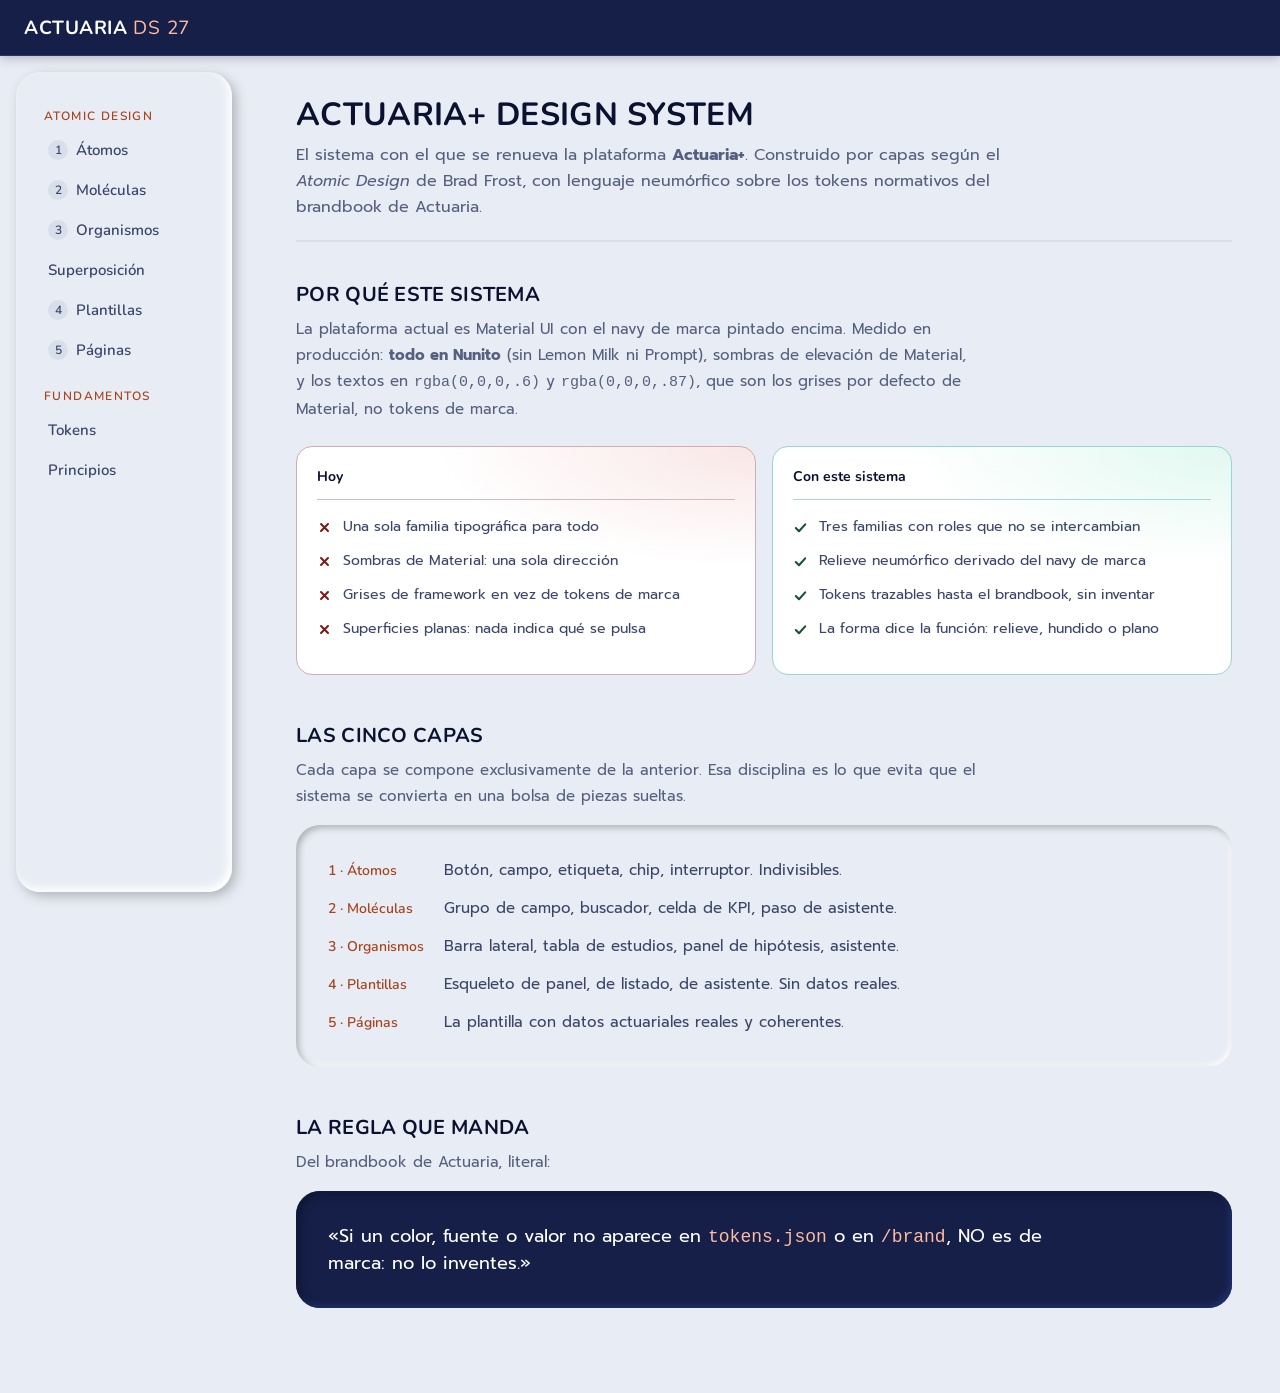
<file: index.html>
<!doctype html>
<html lang="es">
<head>
<meta charset="utf-8">
<meta name="viewport" content="width=device-width, initial-scale=1">
<title>Inicio · Actuaria DS 27</title>
<link rel="preconnect" href="https://fonts.googleapis.com">
<link rel="preconnect" href="https://fonts.gstatic.com" crossorigin>
<link href="https://fonts.googleapis.com/css2?family=Nunito:wght@400;600;700;800;900&family=Prompt:wght@300;400;500;700&display=swap" rel="stylesheet">
<link rel="stylesheet" href="css/00b-fuentes.css?v=eaa7ce03">
<link rel="stylesheet" href="css/00-reset.css?v=e9a6c5a0">
<link rel="stylesheet" href="css/01-tokens.css?v=fd2a9269">
<link rel="stylesheet" href="css/02-atomos.css?v=bddce91a">
<link rel="stylesheet" href="css/03-moleculas.css?v=9980729d">
<link rel="stylesheet" href="css/04-organismos.css?v=e0ed5479">
<link rel="stylesheet" href="css/05-superposicion.css?v=d14b8bef">
<link rel="stylesheet" href="css/06-plantillas.css?v=9026bb77">
<link rel="stylesheet" href="css/90-escaparate.css?v=cea5bd8c">
</head>
<body>
<a class="sr-only" href="#principal">Saltar al contenido</a>
<header class="esc-topbar">
  <a class="esc-marca" href="index.html">ACTUARIA <span>DS 27</span></a>
</header>
<div class="esc-shell">
  <nav class="esc-nav" aria-label="Capas del design system">
    <span class="esc-nav-tit">Atomic Design</span>
    <a class="esc-nav-link" href="pages/01-atomos.html" data-capa="1"><b>1</b> Átomos</a>
    <a class="esc-nav-link" href="pages/02-moleculas.html" data-capa="2"><b>2</b> Moléculas</a>
    <a class="esc-nav-link" href="pages/03-organismos.html" data-capa="3"><b>3</b> Organismos</a>
    <a class="esc-nav-link" href="pages/04-superposicion.html">Superposición</a>
    <a class="esc-nav-link" href="pages/05-plantillas.html" data-capa="4"><b>4</b> Plantillas</a>
    <a class="esc-nav-link" href="pages/06-paginas.html" data-capa="5"><b>5</b> Páginas</a>
    <span class="esc-nav-tit">Fundamentos</span>
    <a class="esc-nav-link" href="pages/00-tokens.html">Tokens</a>
    <a class="esc-nav-link" href="pages/00-principios.html">Principios</a>
  </nav>
  <main class="esc-main" id="principal">
  <div class="esc-cabecera">
    <h1>Actuaria+ Design System</h1>
    <p>El sistema con el que se renueva la plataforma <strong>Actuaria+</strong>. Construido por capas
       según el <em>Atomic Design</em> de Brad Frost, con lenguaje neumórfico sobre los tokens
       normativos del brandbook de Actuaria.</p>
  </div>

  <section class="ficha">
    <h2>Por qué este sistema</h2>
    <p class="resumen">La plataforma actual es Material&nbsp;UI con el navy de marca pintado encima.
       Medido en producción: <strong>todo en Nunito</strong> (sin Lemon Milk ni Prompt), sombras de
       elevación de Material, y los textos en <code>rgba(0,0,0,.6)</code> y <code>rgba(0,0,0,.87)</code>,
       que son los grises por defecto de Material, no tokens de marca.</p>
    <div class="reglas">
      <div class="regla regla--no"><h3>Hoy</h3><ul>
        <li>Una sola familia tipográfica para todo</li>
        <li>Sombras de Material: una sola dirección</li>
        <li>Grises de framework en vez de tokens de marca</li>
        <li>Superficies planas: nada indica qué se pulsa</li></ul></div>
      <div class="regla regla--si"><h3>Con este sistema</h3><ul>
        <li>Tres familias con roles que no se intercambian</li>
        <li>Relieve neumórfico derivado del navy de marca</li>
        <li>Tokens trazables hasta el brandbook, sin inventar</li>
        <li>La forma dice la función: relieve, hundido o plano</li></ul></div>
    </div>
  </section>

  <section class="ficha">
    <h2>Las cinco capas</h2>
    <p class="resumen">Cada capa se compone exclusivamente de la anterior. Esa disciplina es lo que
       evita que el sistema se convierta en una bolsa de piezas sueltas.</p>
    <div class="lienzo lienzo--col">
      <div style="display:grid;grid-template-columns:auto 1fr;gap:var(--e-3) var(--e-5);align-items:baseline;width:100%">
        <strong style="font:var(--t-ui);color:var(--txt-acento)">1 · Átomos</strong>
        <span style="font:var(--t-cuerpo);font-size:15px">Botón, campo, etiqueta, chip, interruptor. Indivisibles.</span>
        <strong style="font:var(--t-ui);color:var(--txt-acento)">2 · Moléculas</strong>
        <span style="font:var(--t-cuerpo);font-size:15px">Grupo de campo, buscador, celda de KPI, paso de asistente.</span>
        <strong style="font:var(--t-ui);color:var(--txt-acento)">3 · Organismos</strong>
        <span style="font:var(--t-cuerpo);font-size:15px">Barra lateral, tabla de estudios, panel de hipótesis, asistente.</span>
        <strong style="font:var(--t-ui);color:var(--txt-acento)">4 · Plantillas</strong>
        <span style="font:var(--t-cuerpo);font-size:15px">Esqueleto de panel, de listado, de asistente. Sin datos reales.</span>
        <strong style="font:var(--t-ui);color:var(--txt-acento)">5 · Páginas</strong>
        <span style="font:var(--t-cuerpo);font-size:15px">La plantilla con datos actuariales reales y coherentes.</span>
      </div>
    </div>
  </section>

  <section class="ficha">
    <h2>La regla que manda</h2>
    <p class="resumen">Del brandbook de Actuaria, literal:</p>
    <div class="lienzo lienzo--oscuro">
      <p style="font:var(--t-cuerpo);font-size:18px;color:#fff;max-width:62ch;margin:0">
        &laquo;Si un color, fuente o valor no aparece en <code style="color:var(--p-naranja-soft)">tokens.json</code>
        o en <code style="color:var(--p-naranja-soft)">/brand</code>, NO es de marca: no lo inventes.&raquo;</p>
    </div>
  </section>
  
  
  
  
  
  
  
  
  
  
  
  
  
  
  
  
  
  
  
  </main>
</div>
<script src="js/numero.js?v=4f763e4c" defer></script>
<script src="js/formulario.js?v=8c746630" defer></script>
<script src="js/combo.js?v=57805803" defer></script>
<script src="js/subida.js?v=0413ad23" defer></script>
<script src="js/pestanas.js?v=460c6f4d" defer></script>
<script src="js/calendario.js?v=a9e4e4fc" defer></script>
<script src="js/avisos.js?v=7fdca0bb" defer></script>
<script src="js/ds.js?v=c3c2bbb3"></script>
<script src="js/superposicion.js?v=b81abd6e"></script>
<script>
  /* Marca el enlace de la pagina actual.
     Cuidado: en la raiz publicada la URL es /repo/ y pop() devuelve "",
     y ''.endsWith('') es true -> se marcaban TODOS los enlaces. Hay que
     normalizar el vacio a index.html antes de comparar. */
  (() => {
    const archivo = (location.pathname.split('/').pop() || 'index.html');
    document.querySelectorAll('.esc-nav-link').forEach(a => {
      const destino = a.getAttribute('href').split('/').pop() || 'index.html';
      if (destino === archivo) { a.classList.add('activo'); a.setAttribute('aria-current', 'page'); }
    });
  })();
</script>
</body>
</html>
</file>
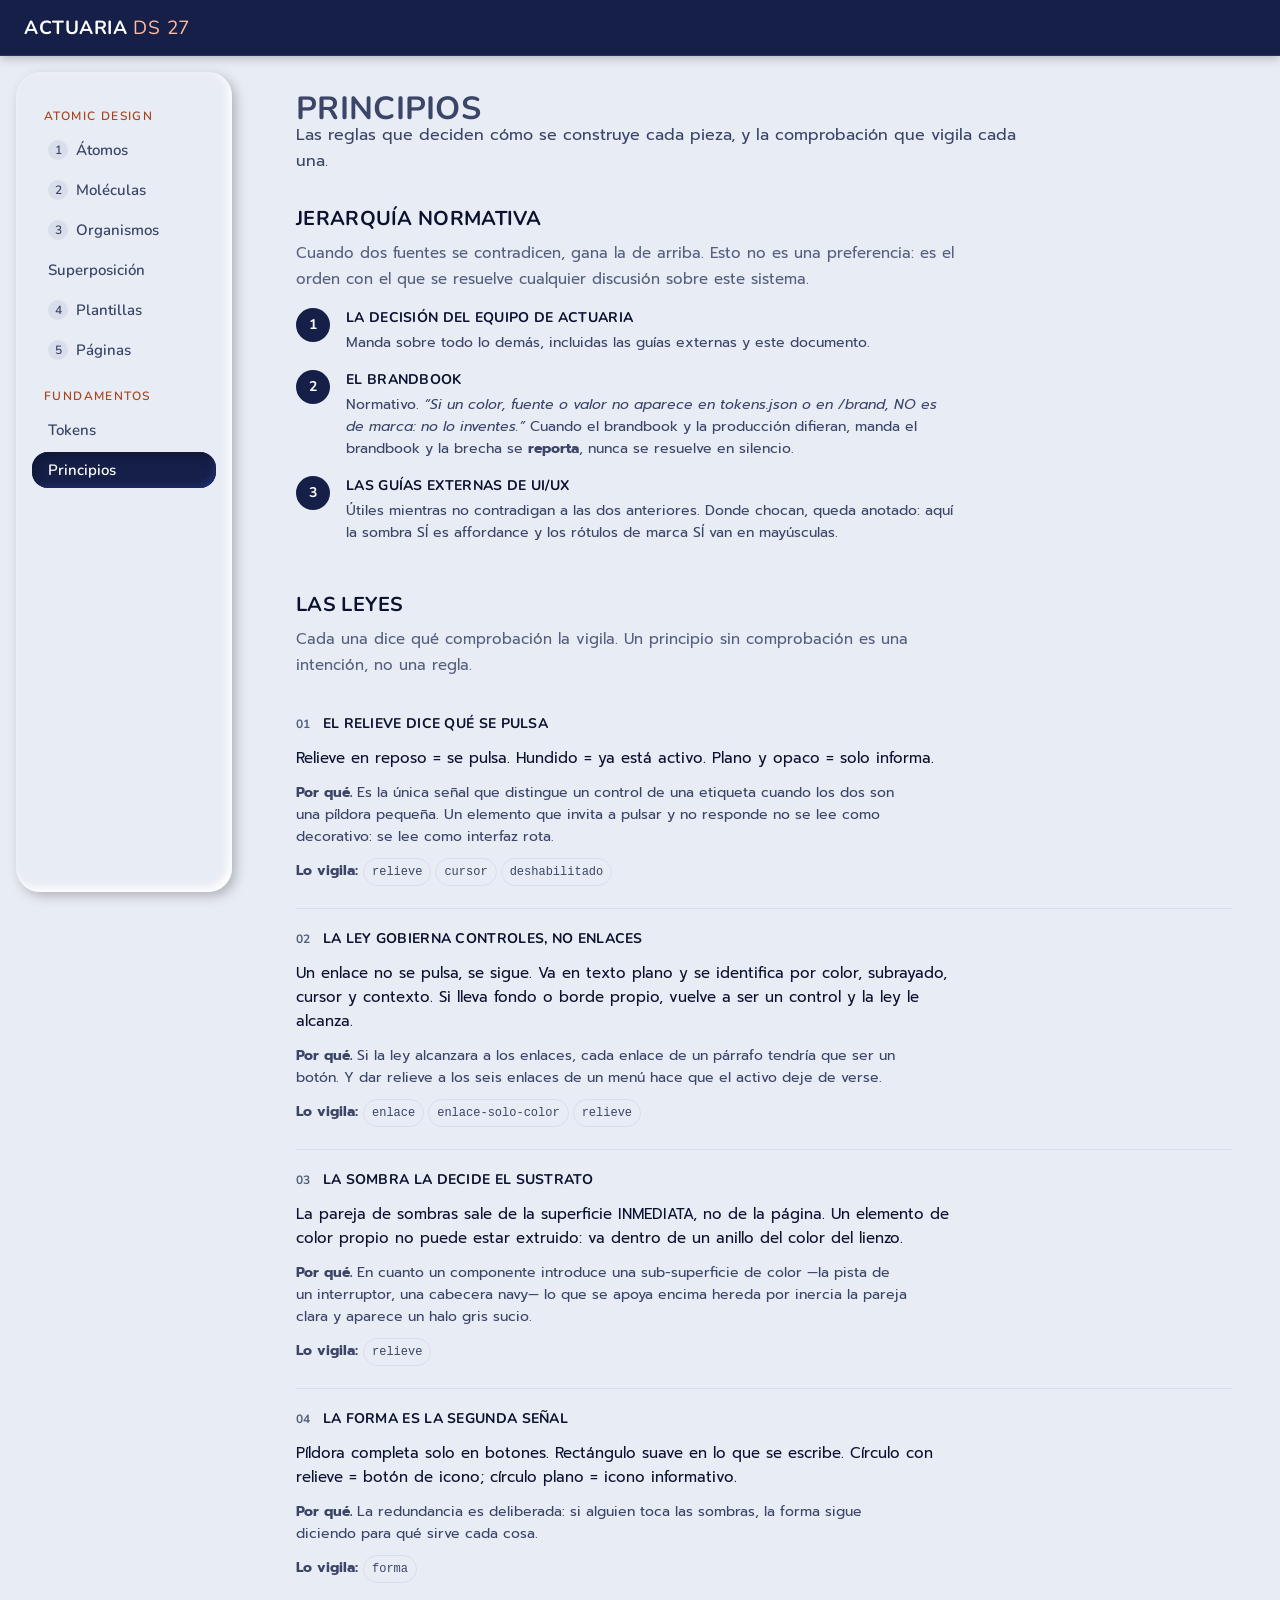
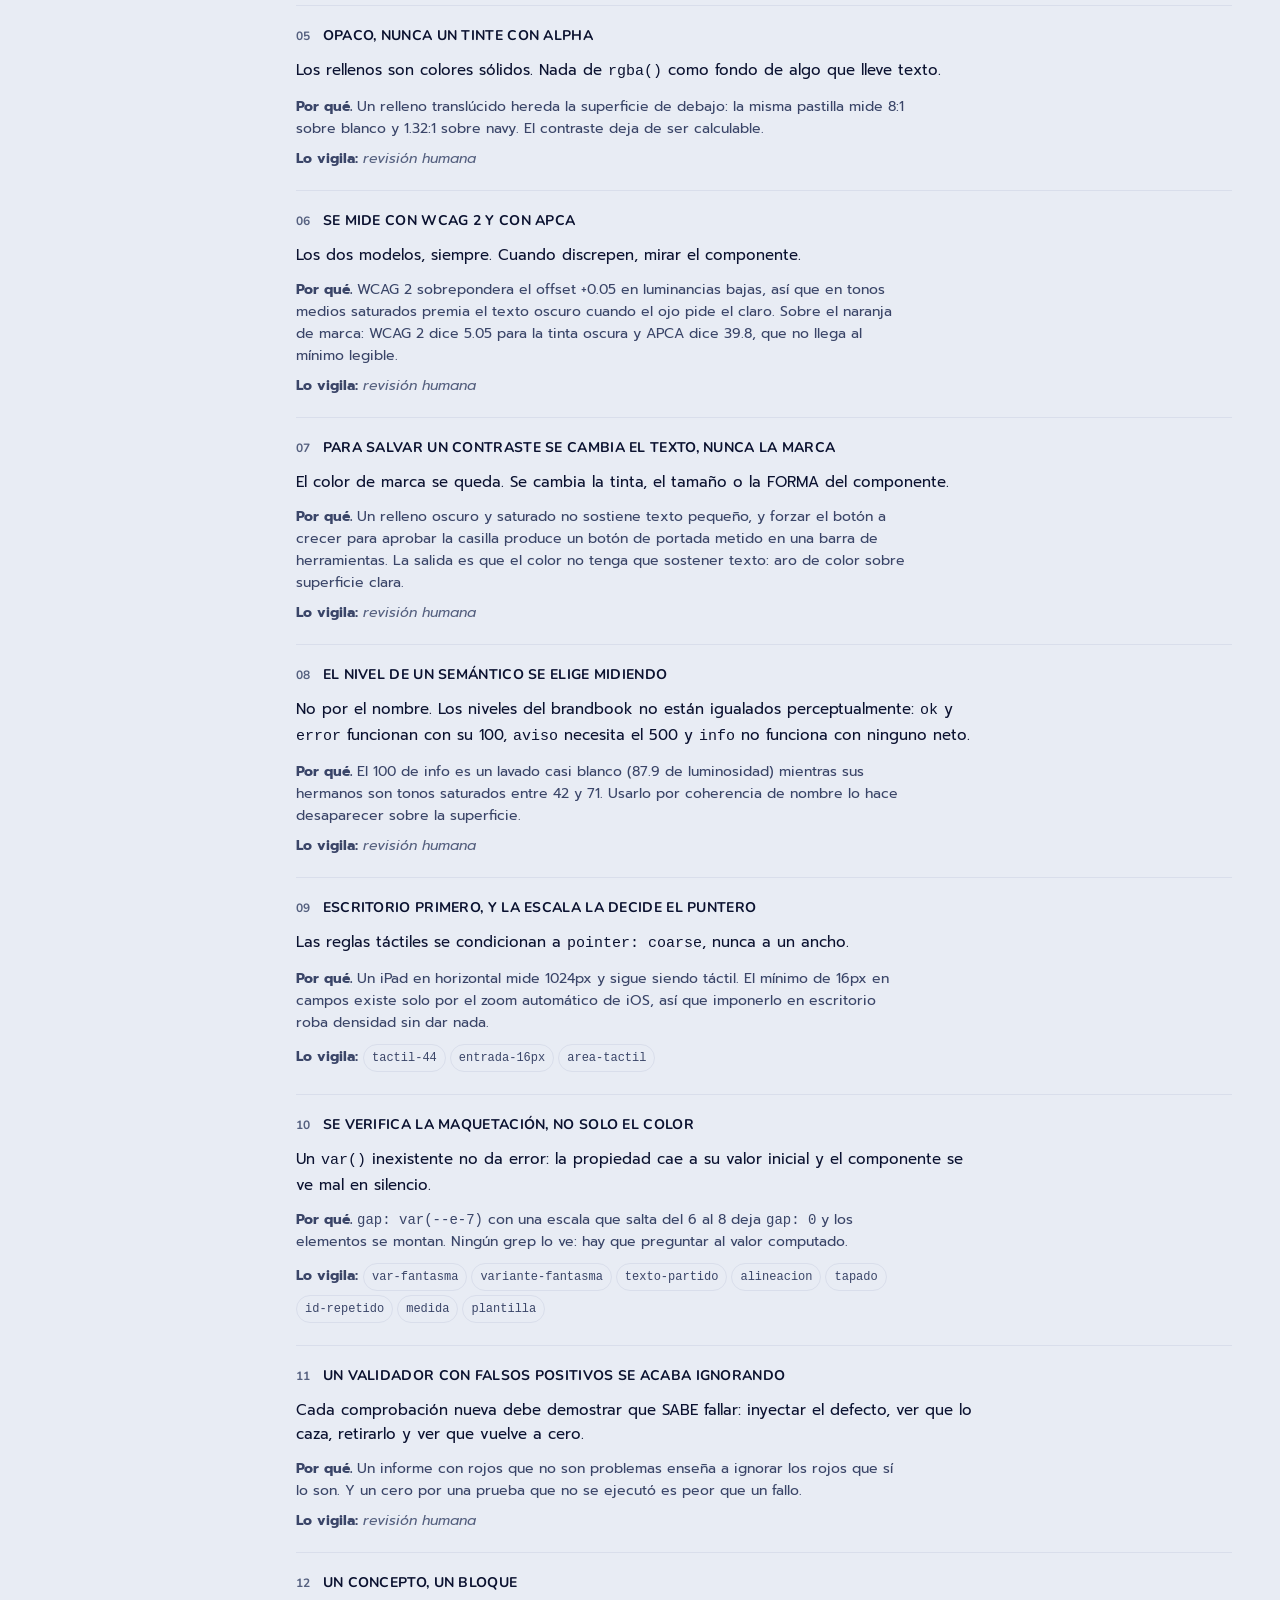
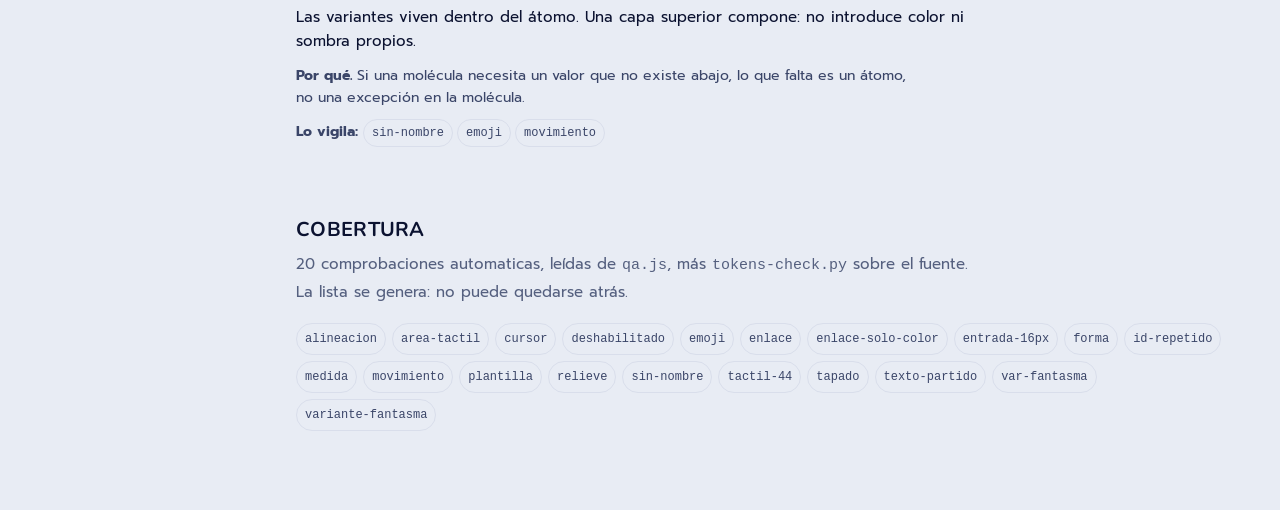
<file: pages/00-principios.html>
<!doctype html>
<html lang="es">
<head>
<meta charset="utf-8">
<meta name="viewport" content="width=device-width, initial-scale=1">
<title>Principios · Actuaria DS 27</title>
<link rel="preconnect" href="https://fonts.googleapis.com">
<link rel="preconnect" href="https://fonts.gstatic.com" crossorigin>
<link href="https://fonts.googleapis.com/css2?family=Nunito:wght@400;600;700;800;900&family=Prompt:wght@300;400;500;700&display=swap" rel="stylesheet">
<link rel="stylesheet" href="../css/00b-fuentes.css?v=eaa7ce03">
<link rel="stylesheet" href="../css/00-reset.css?v=e9a6c5a0">
<link rel="stylesheet" href="../css/01-tokens.css?v=fd2a9269">
<link rel="stylesheet" href="../css/02-atomos.css?v=bddce91a">
<link rel="stylesheet" href="../css/03-moleculas.css?v=9980729d">
<link rel="stylesheet" href="../css/04-organismos.css?v=e0ed5479">
<link rel="stylesheet" href="../css/05-superposicion.css?v=d14b8bef">
<link rel="stylesheet" href="../css/06-plantillas.css?v=9026bb77">
<link rel="stylesheet" href="../css/90-escaparate.css?v=cea5bd8c">
</head>
<body>
<a class="sr-only" href="#principal">Saltar al contenido</a>
<header class="esc-topbar">
  <a class="esc-marca" href="../index.html">ACTUARIA <span>DS 27</span></a>
</header>
<div class="esc-shell">
  <nav class="esc-nav" aria-label="Capas del design system">
    <span class="esc-nav-tit">Atomic Design</span>
    <a class="esc-nav-link" href="../pages/01-atomos.html" data-capa="1"><b>1</b> Átomos</a>
    <a class="esc-nav-link" href="../pages/02-moleculas.html" data-capa="2"><b>2</b> Moléculas</a>
    <a class="esc-nav-link" href="../pages/03-organismos.html" data-capa="3"><b>3</b> Organismos</a>
    <a class="esc-nav-link" href="../pages/04-superposicion.html">Superposición</a>
    <a class="esc-nav-link" href="../pages/05-plantillas.html" data-capa="4"><b>4</b> Plantillas</a>
    <a class="esc-nav-link" href="../pages/06-paginas.html" data-capa="5"><b>5</b> Páginas</a>
    <span class="esc-nav-tit">Fundamentos</span>
    <a class="esc-nav-link" href="../pages/00-tokens.html">Tokens</a>
    <a class="esc-nav-link" href="../pages/00-principios.html">Principios</a>
  </nav>
  <main class="esc-main" id="principal">
<header class="esc-intro"><h1>Principios</h1><p>Las reglas que deciden cómo se construye cada pieza, y la comprobación que vigila cada una.</p></header><section class="ficha" id="jerarquia"><h2>Jerarquía normativa</h2><p class="resumen">Cuando dos fuentes se contradicen, gana la de arriba. Esto no es una preferencia: es el orden con el que se resuelve cualquier discusión sobre este sistema.</p><ol class="pr-jer">
<li><span class="pr-n">1</span><div><h3>La decisión del equipo de Actuaria</h3><p>Manda sobre todo lo demás, incluidas las guías externas y este documento.</p></div></li>
<li><span class="pr-n">2</span><div><h3>El brandbook</h3><p>Normativo. <q>Si un color, fuente o valor no aparece en tokens.json o en /brand, NO es de marca: no lo inventes.</q> Cuando el brandbook y la producción difieran, manda el brandbook y la brecha se <strong>reporta</strong>, nunca se resuelve en silencio.</p></div></li>
<li><span class="pr-n">3</span><div><h3>Las guías externas de UI/UX</h3><p>Útiles mientras no contradigan a las dos anteriores. Donde chocan, queda anotado: aquí la sombra SÍ es affordance y los rótulos de marca SÍ van en mayúsculas.</p></div></li>
</ol></section>
<section class="ficha" id="leyes"><h2>Las leyes</h2><p class="resumen">Cada una dice qué comprobación la vigila. Un principio sin comprobación es una intención, no una regla.</p>
<article class="pr-ley"><h3><span class="pr-i">01</span>El relieve dice qué se pulsa</h3><p class="pr-regla">Relieve en reposo = se pulsa. Hundido = ya está activo. Plano y opaco = solo informa.</p><p class="pr-porque"><strong>Por qué.</strong> Es la única señal que distingue un control de una etiqueta cuando los dos son una píldora pequeña. Un elemento que invita a pulsar y no responde no se lee como decorativo: se lee como interfaz rota.</p><p class="pr-vig"><strong>Lo vigila:</strong> <code class="pr-chk">relieve</code><code class="pr-chk">cursor</code><code class="pr-chk">deshabilitado</code></p></article>
<article class="pr-ley"><h3><span class="pr-i">02</span>La ley gobierna controles, no enlaces</h3><p class="pr-regla">Un enlace no se pulsa, se sigue. Va en texto plano y se identifica por color, subrayado, cursor y contexto. Si lleva fondo o borde propio, vuelve a ser un control y la ley le alcanza.</p><p class="pr-porque"><strong>Por qué.</strong> Si la ley alcanzara a los enlaces, cada enlace de un párrafo tendría que ser un botón. Y dar relieve a los seis enlaces de un menú hace que el activo deje de verse.</p><p class="pr-vig"><strong>Lo vigila:</strong> <code class="pr-chk">enlace</code><code class="pr-chk">enlace-solo-color</code><code class="pr-chk">relieve</code></p></article>
<article class="pr-ley"><h3><span class="pr-i">03</span>La sombra la decide el sustrato</h3><p class="pr-regla">La pareja de sombras sale de la superficie INMEDIATA, no de la página. Un elemento de color propio no puede estar extruido: va dentro de un anillo del color del lienzo.</p><p class="pr-porque"><strong>Por qué.</strong> En cuanto un componente introduce una sub-superficie de color —la pista de un interruptor, una cabecera navy— lo que se apoya encima hereda por inercia la pareja clara y aparece un halo gris sucio.</p><p class="pr-vig"><strong>Lo vigila:</strong> <code class="pr-chk">relieve</code></p></article>
<article class="pr-ley"><h3><span class="pr-i">04</span>La forma es la segunda señal</h3><p class="pr-regla">Píldora completa solo en botones. Rectángulo suave en lo que se escribe. Círculo con relieve = botón de icono; círculo plano = icono informativo.</p><p class="pr-porque"><strong>Por qué.</strong> La redundancia es deliberada: si alguien toca las sombras, la forma sigue diciendo para qué sirve cada cosa.</p><p class="pr-vig"><strong>Lo vigila:</strong> <code class="pr-chk">forma</code></p></article>
<article class="pr-ley"><h3><span class="pr-i">05</span>Opaco, nunca un tinte con alpha</h3><p class="pr-regla">Los rellenos son colores sólidos. Nada de <code>rgba()</code> como fondo de algo que lleve texto.</p><p class="pr-porque"><strong>Por qué.</strong> Un relleno translúcido hereda la superficie de debajo: la misma pastilla mide 8:1 sobre blanco y 1.32:1 sobre navy. El contraste deja de ser calculable.</p><p class="pr-vig"><strong>Lo vigila:</strong> <span class="pr-manual">revisión humana</span></p></article>
<article class="pr-ley"><h3><span class="pr-i">06</span>Se mide con WCAG 2 y con APCA</h3><p class="pr-regla">Los dos modelos, siempre. Cuando discrepen, mirar el componente.</p><p class="pr-porque"><strong>Por qué.</strong> WCAG 2 sobrepondera el offset +0.05 en luminancias bajas, así que en tonos medios saturados premia el texto oscuro cuando el ojo pide el claro. Sobre el naranja de marca: WCAG 2 dice 5.05 para la tinta oscura y APCA dice 39.8, que no llega al mínimo legible.</p><p class="pr-vig"><strong>Lo vigila:</strong> <span class="pr-manual">revisión humana</span></p></article>
<article class="pr-ley"><h3><span class="pr-i">07</span>Para salvar un contraste se cambia el texto, nunca la marca</h3><p class="pr-regla">El color de marca se queda. Se cambia la tinta, el tamaño o la FORMA del componente.</p><p class="pr-porque"><strong>Por qué.</strong> Un relleno oscuro y saturado no sostiene texto pequeño, y forzar el botón a crecer para aprobar la casilla produce un botón de portada metido en una barra de herramientas. La salida es que el color no tenga que sostener texto: aro de color sobre superficie clara.</p><p class="pr-vig"><strong>Lo vigila:</strong> <span class="pr-manual">revisión humana</span></p></article>
<article class="pr-ley"><h3><span class="pr-i">08</span>El nivel de un semántico se elige midiendo</h3><p class="pr-regla">No por el nombre. Los niveles del brandbook no están igualados perceptualmente: <code>ok</code> y <code>error</code> funcionan con su 100, <code>aviso</code> necesita el 500 y <code>info</code> no funciona con ninguno neto.</p><p class="pr-porque"><strong>Por qué.</strong> El 100 de info es un lavado casi blanco (87.9 de luminosidad) mientras sus hermanos son tonos saturados entre 42 y 71. Usarlo por coherencia de nombre lo hace desaparecer sobre la superficie.</p><p class="pr-vig"><strong>Lo vigila:</strong> <span class="pr-manual">revisión humana</span></p></article>
<article class="pr-ley"><h3><span class="pr-i">09</span>Escritorio primero, y la escala la decide el puntero</h3><p class="pr-regla">Las reglas táctiles se condicionan a <code>pointer: coarse</code>, nunca a un ancho.</p><p class="pr-porque"><strong>Por qué.</strong> Un iPad en horizontal mide 1024px y sigue siendo táctil. El mínimo de 16px en campos existe solo por el zoom automático de iOS, así que imponerlo en escritorio roba densidad sin dar nada.</p><p class="pr-vig"><strong>Lo vigila:</strong> <code class="pr-chk">tactil-44</code><code class="pr-chk">entrada-16px</code><code class="pr-chk">area-tactil</code></p></article>
<article class="pr-ley"><h3><span class="pr-i">10</span>Se verifica la maquetación, no solo el color</h3><p class="pr-regla">Un <code>var()</code> inexistente no da error: la propiedad cae a su valor inicial y el componente se ve mal en silencio.</p><p class="pr-porque"><strong>Por qué.</strong> <code>gap: var(--e-7)</code> con una escala que salta del 6 al 8 deja <code>gap: 0</code> y los elementos se montan. Ningún grep lo ve: hay que preguntar al valor computado.</p><p class="pr-vig"><strong>Lo vigila:</strong> <code class="pr-chk">var-fantasma</code><code class="pr-chk">variante-fantasma</code><code class="pr-chk">texto-partido</code><code class="pr-chk">alineacion</code><code class="pr-chk">tapado</code><code class="pr-chk">id-repetido</code><code class="pr-chk">medida</code><code class="pr-chk">plantilla</code></p></article>
<article class="pr-ley"><h3><span class="pr-i">11</span>Un validador con falsos positivos se acaba ignorando</h3><p class="pr-regla">Cada comprobación nueva debe demostrar que SABE fallar: inyectar el defecto, ver que lo caza, retirarlo y ver que vuelve a cero.</p><p class="pr-porque"><strong>Por qué.</strong> Un informe con rojos que no son problemas enseña a ignorar los rojos que sí lo son. Y un cero por una prueba que no se ejecutó es peor que un fallo.</p><p class="pr-vig"><strong>Lo vigila:</strong> <span class="pr-manual">revisión humana</span></p></article>
<article class="pr-ley"><h3><span class="pr-i">12</span>Un concepto, un bloque</h3><p class="pr-regla">Las variantes viven dentro del átomo. Una capa superior compone: no introduce color ni sombra propios.</p><p class="pr-porque"><strong>Por qué.</strong> Si una molécula necesita un valor que no existe abajo, lo que falta es un átomo, no una excepción en la molécula.</p><p class="pr-vig"><strong>Lo vigila:</strong> <code class="pr-chk">sin-nombre</code><code class="pr-chk">emoji</code><code class="pr-chk">movimiento</code></p></article>
</section>
<section class="ficha" id="cobertura"><h2>Cobertura</h2><p class="resumen">20 comprobaciones automaticas, leídas de <code>qa.js</code>, más <code>tokens-check.py</code> sobre el fuente. La lista se genera: no puede quedarse atrás.</p><div class="pr-chips">
<code class="pr-chk">alineacion</code>
<code class="pr-chk">area-tactil</code>
<code class="pr-chk">cursor</code>
<code class="pr-chk">deshabilitado</code>
<code class="pr-chk">emoji</code>
<code class="pr-chk">enlace</code>
<code class="pr-chk">enlace-solo-color</code>
<code class="pr-chk">entrada-16px</code>
<code class="pr-chk">forma</code>
<code class="pr-chk">id-repetido</code>
<code class="pr-chk">medida</code>
<code class="pr-chk">movimiento</code>
<code class="pr-chk">plantilla</code>
<code class="pr-chk">relieve</code>
<code class="pr-chk">sin-nombre</code>
<code class="pr-chk">tactil-44</code>
<code class="pr-chk">tapado</code>
<code class="pr-chk">texto-partido</code>
<code class="pr-chk">var-fantasma</code>
<code class="pr-chk">variante-fantasma</code>
</div>
</section>
  </main>
</div>
<script src="../js/numero.js?v=4f763e4c" defer></script>
<script src="../js/formulario.js?v=8c746630" defer></script>
<script src="../js/combo.js?v=57805803" defer></script>
<script src="../js/subida.js?v=0413ad23" defer></script>
<script src="../js/pestanas.js?v=460c6f4d" defer></script>
<script src="../js/calendario.js?v=a9e4e4fc" defer></script>
<script src="../js/avisos.js?v=7fdca0bb" defer></script>
<script src="../js/ds.js?v=c3c2bbb3"></script>
<script src="../js/superposicion.js?v=b81abd6e"></script>
<script>
  /* Marca el enlace de la pagina actual.
     Cuidado: en la raiz publicada la URL es /repo/ y pop() devuelve "",
     y ''.endsWith('') es true -> se marcaban TODOS los enlaces. Hay que
     normalizar el vacio a index.html antes de comparar. */
  (() => {
    const archivo = (location.pathname.split('/').pop() || 'index.html');
    document.querySelectorAll('.esc-nav-link').forEach(a => {
      const destino = a.getAttribute('href').split('/').pop() || 'index.html';
      if (destino === archivo) { a.classList.add('activo'); a.setAttribute('aria-current', 'page'); }
    });
  })();
</script>
</body>
</html>
</file>
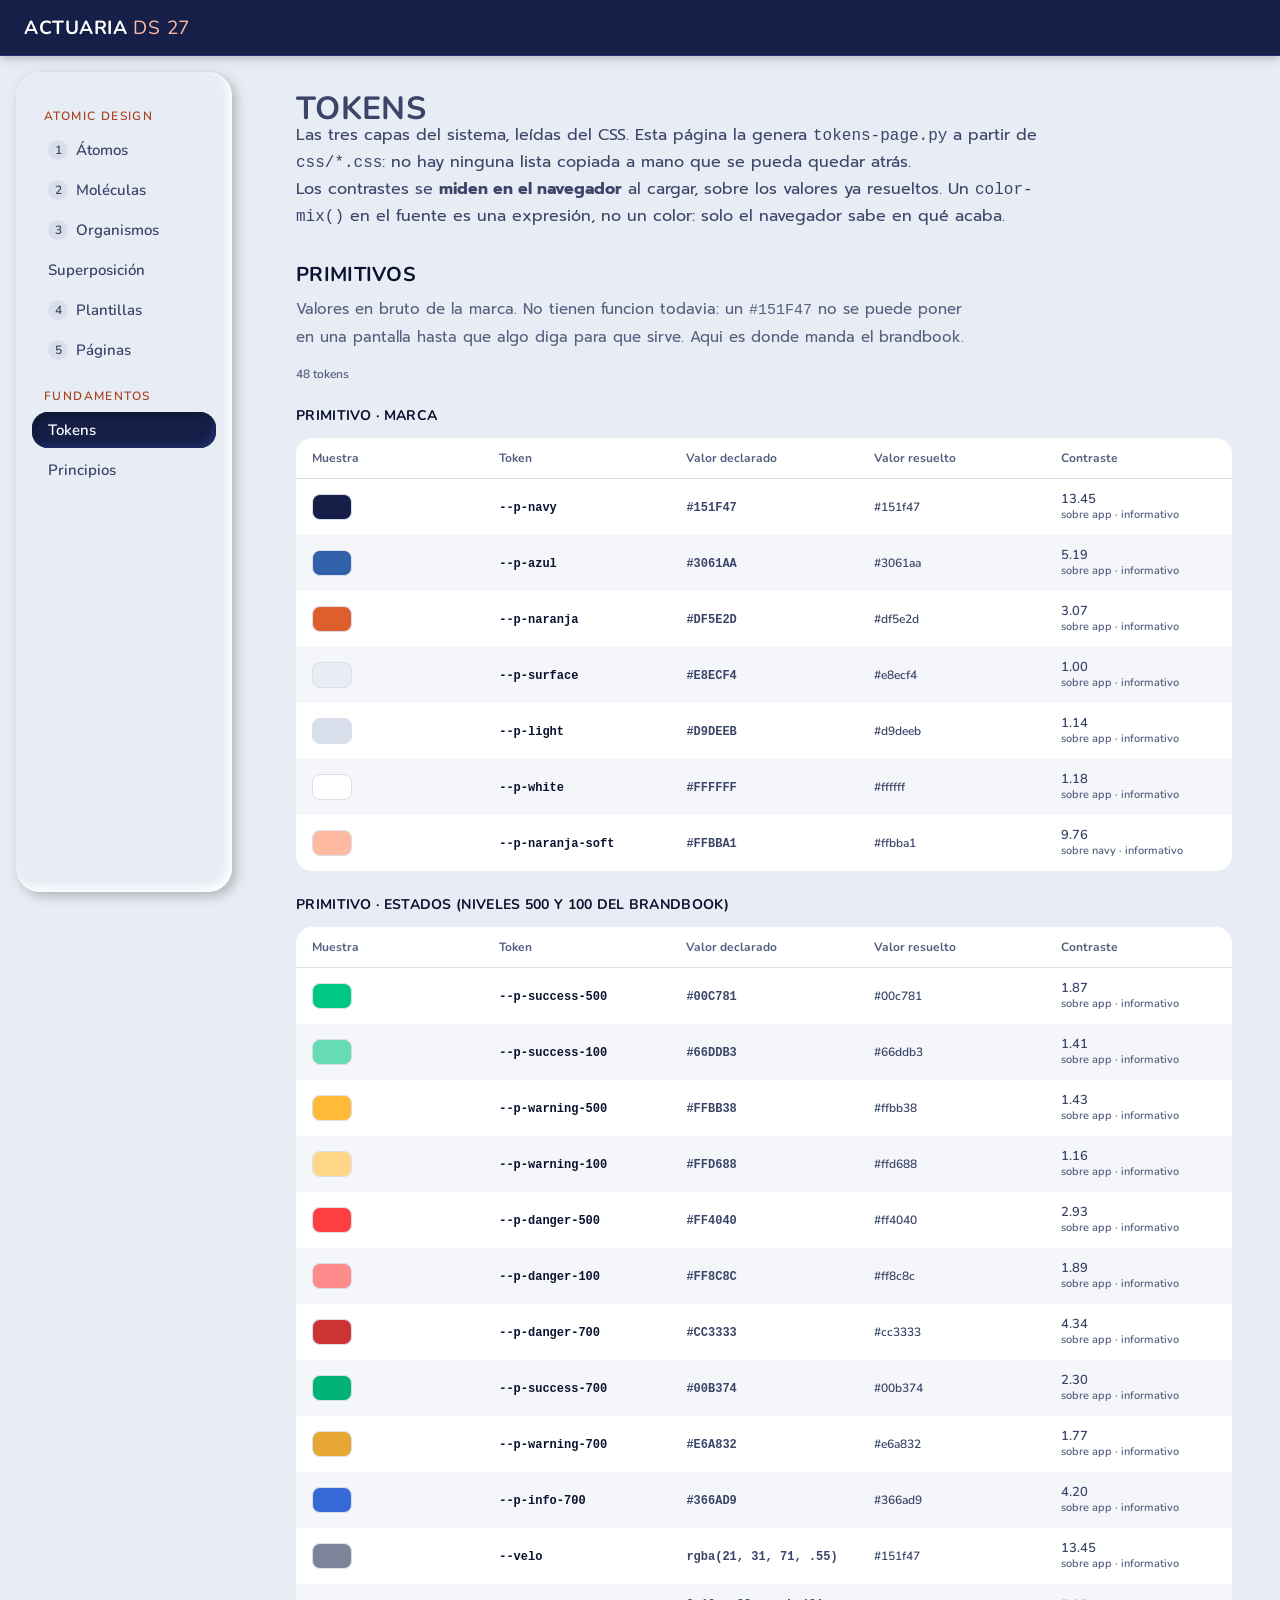
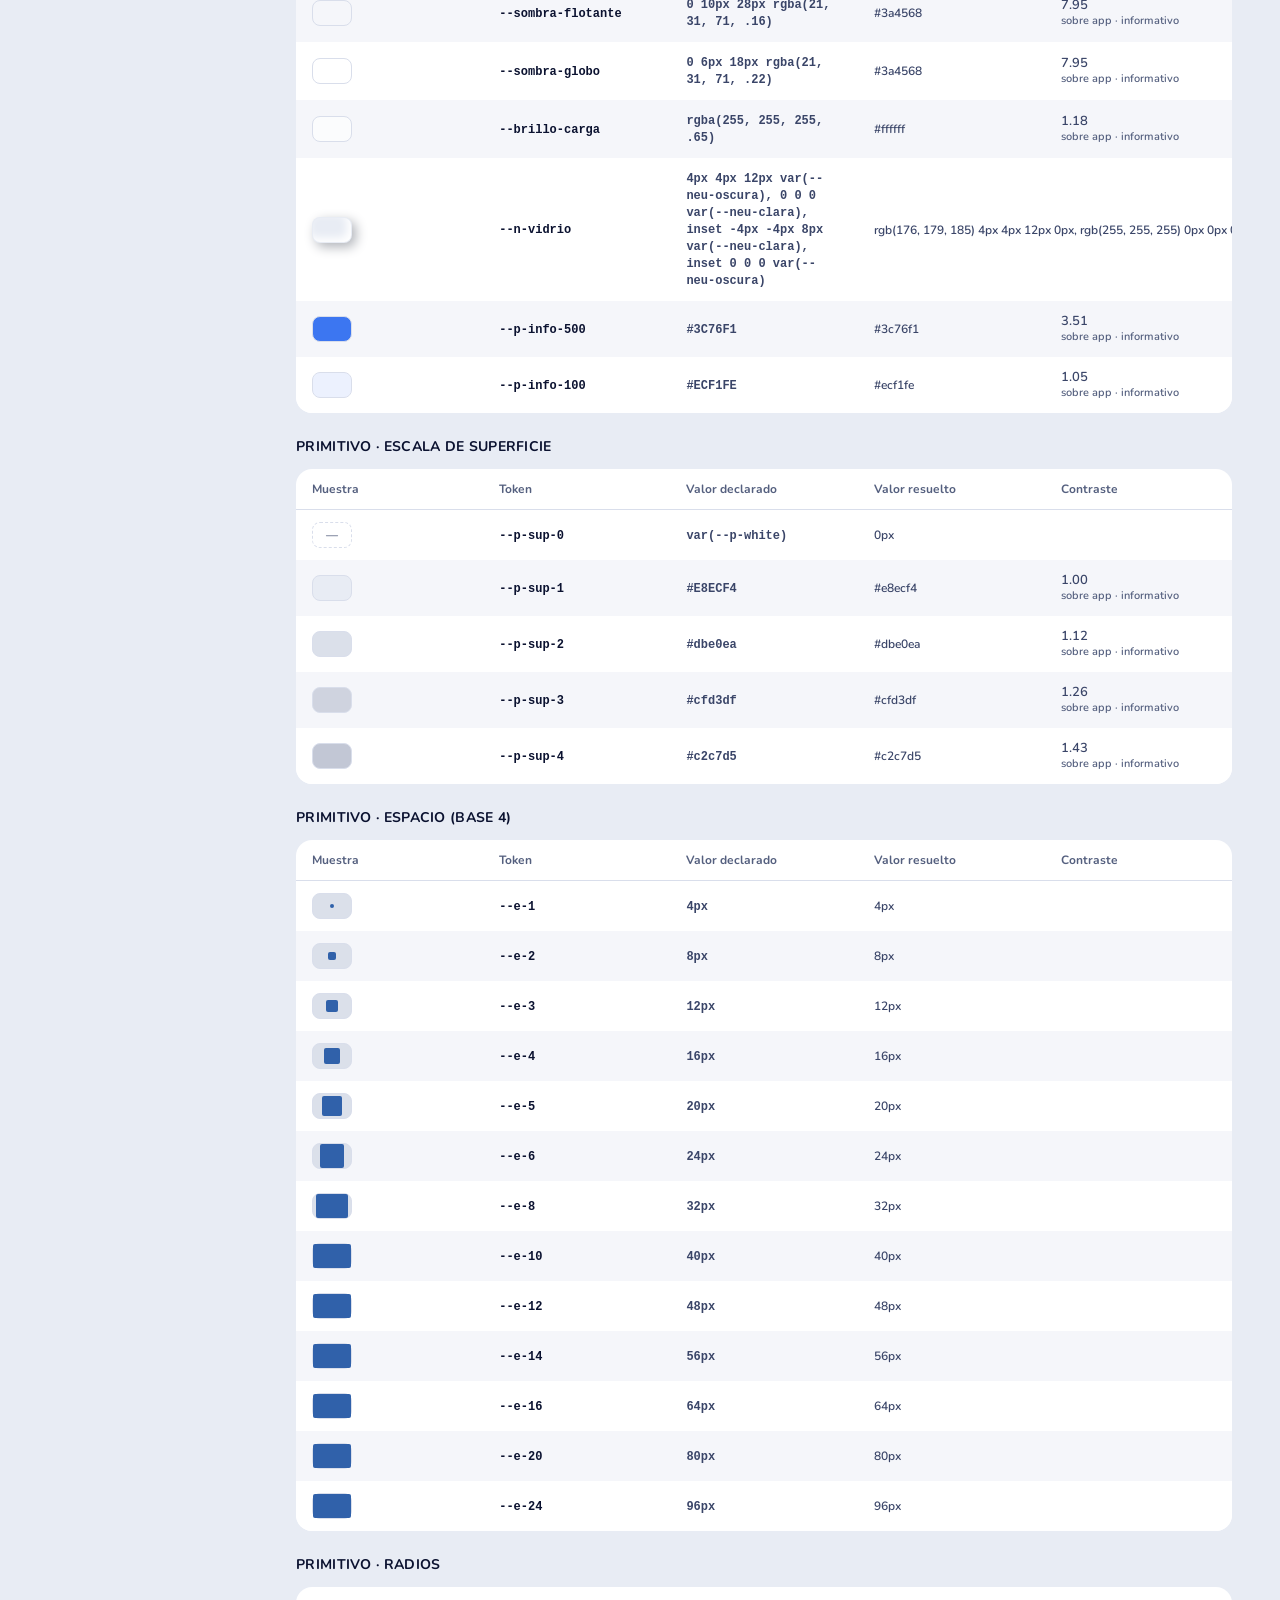
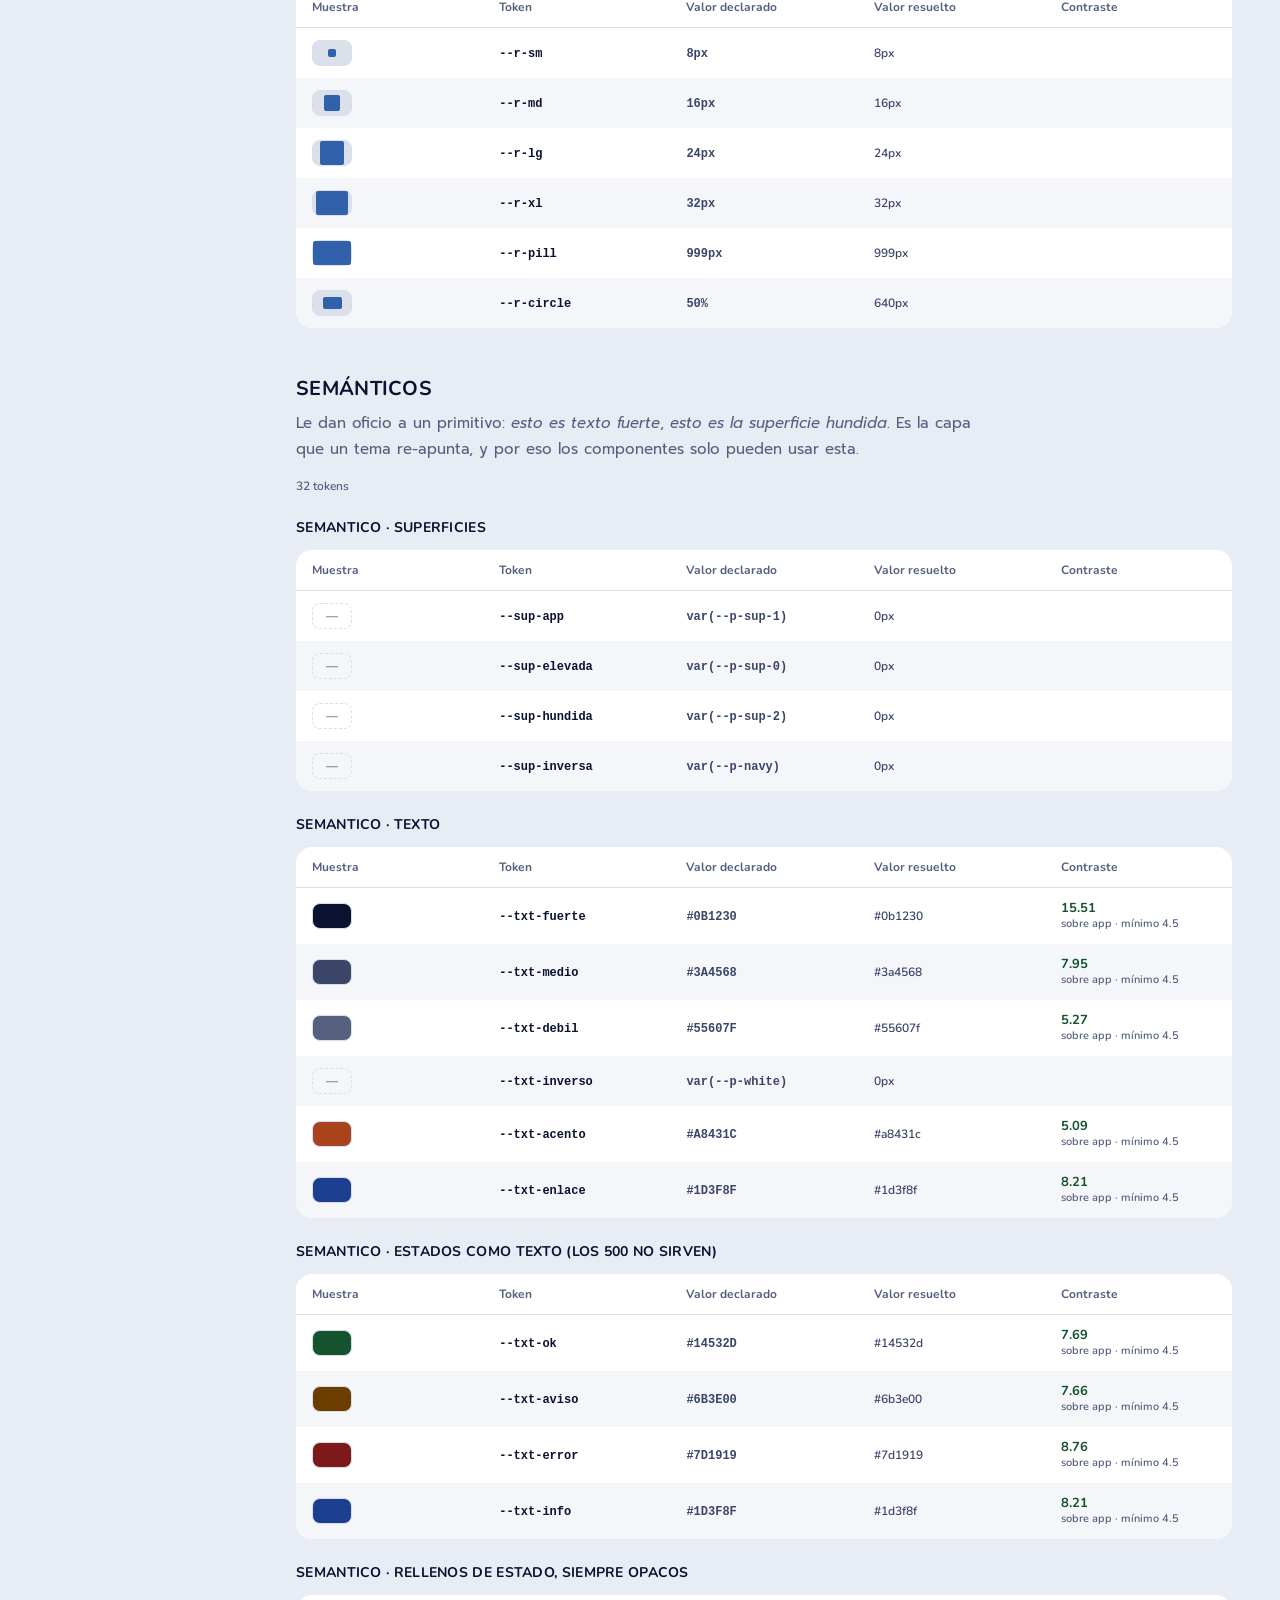
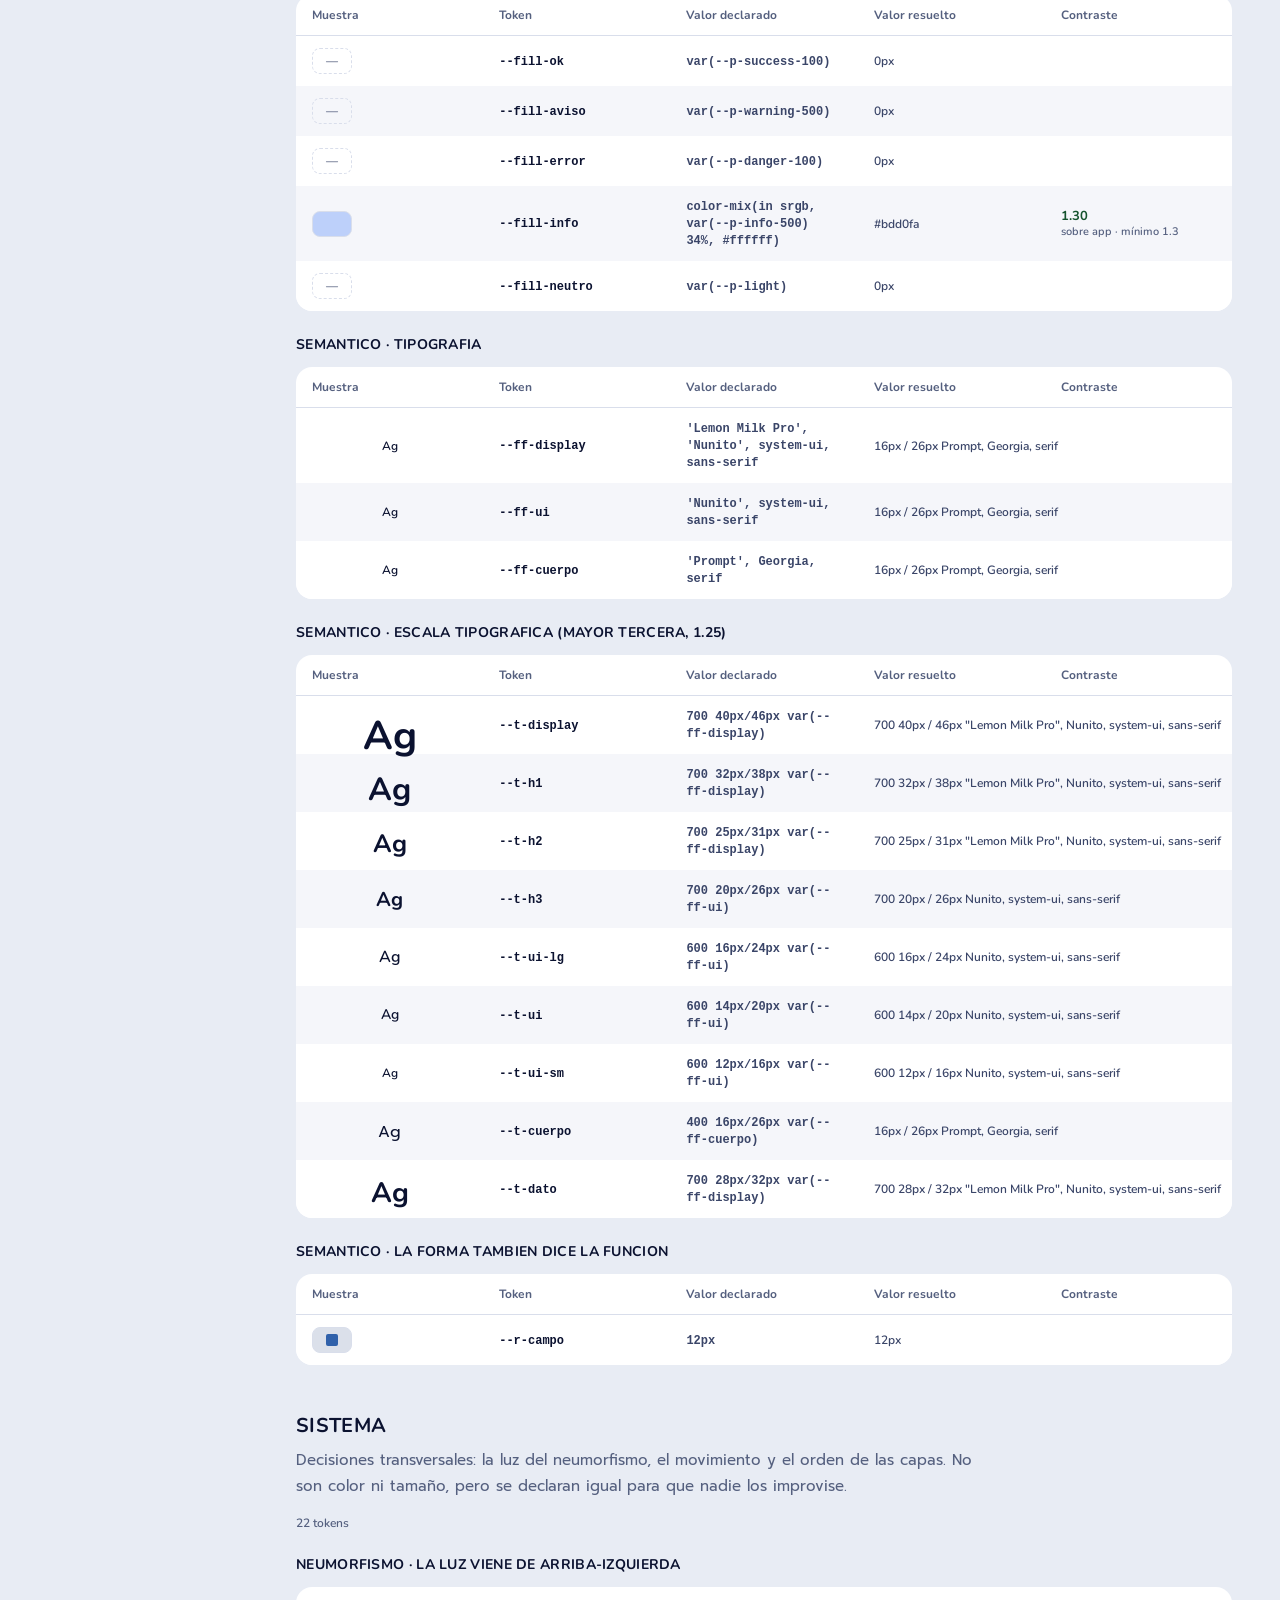
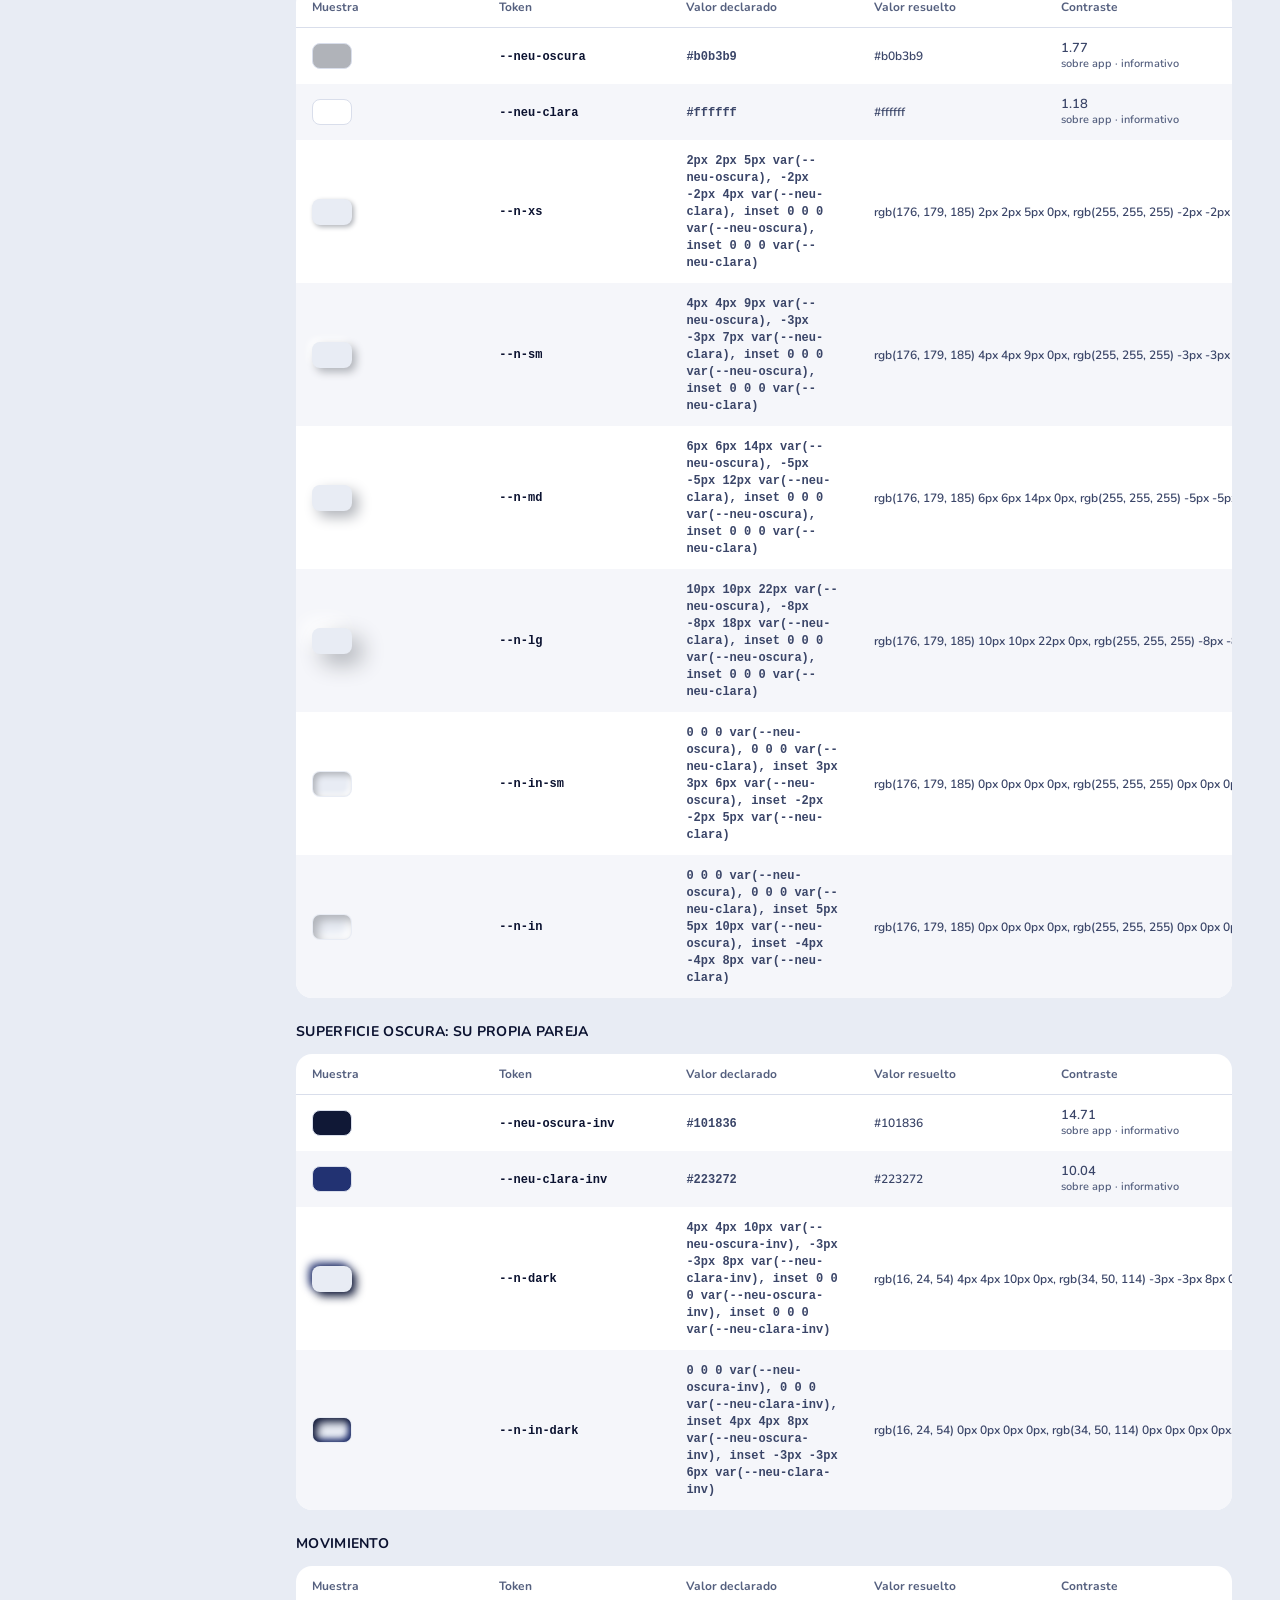
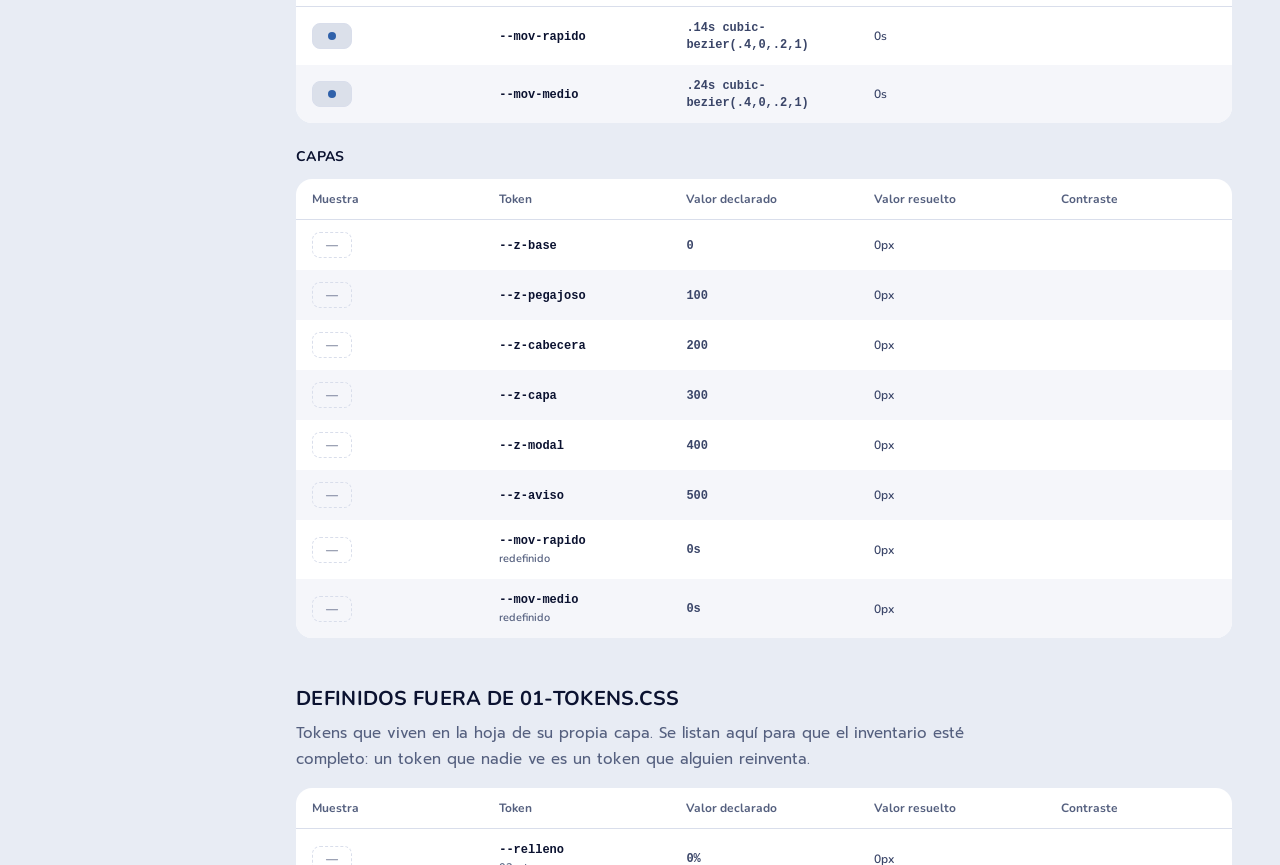
<file: pages/00-tokens.html>
<!doctype html>
<html lang="es">
<head>
<meta charset="utf-8">
<meta name="viewport" content="width=device-width, initial-scale=1">
<title>Tokens · Actuaria DS 27</title>
<link rel="preconnect" href="https://fonts.googleapis.com">
<link rel="preconnect" href="https://fonts.gstatic.com" crossorigin>
<link href="https://fonts.googleapis.com/css2?family=Nunito:wght@400;600;700;800;900&family=Prompt:wght@300;400;500;700&display=swap" rel="stylesheet">
<link rel="stylesheet" href="../css/00b-fuentes.css?v=eaa7ce03">
<link rel="stylesheet" href="../css/00-reset.css?v=e9a6c5a0">
<link rel="stylesheet" href="../css/01-tokens.css?v=fd2a9269">
<link rel="stylesheet" href="../css/02-atomos.css?v=bddce91a">
<link rel="stylesheet" href="../css/03-moleculas.css?v=9980729d">
<link rel="stylesheet" href="../css/04-organismos.css?v=e0ed5479">
<link rel="stylesheet" href="../css/05-superposicion.css?v=d14b8bef">
<link rel="stylesheet" href="../css/06-plantillas.css?v=9026bb77">
<link rel="stylesheet" href="../css/90-escaparate.css?v=cea5bd8c">
</head>
<body>
<a class="sr-only" href="#principal">Saltar al contenido</a>
<header class="esc-topbar">
  <a class="esc-marca" href="../index.html">ACTUARIA <span>DS 27</span></a>
</header>
<div class="esc-shell">
  <nav class="esc-nav" aria-label="Capas del design system">
    <span class="esc-nav-tit">Atomic Design</span>
    <a class="esc-nav-link" href="../pages/01-atomos.html" data-capa="1"><b>1</b> Átomos</a>
    <a class="esc-nav-link" href="../pages/02-moleculas.html" data-capa="2"><b>2</b> Moléculas</a>
    <a class="esc-nav-link" href="../pages/03-organismos.html" data-capa="3"><b>3</b> Organismos</a>
    <a class="esc-nav-link" href="../pages/04-superposicion.html">Superposición</a>
    <a class="esc-nav-link" href="../pages/05-plantillas.html" data-capa="4"><b>4</b> Plantillas</a>
    <a class="esc-nav-link" href="../pages/06-paginas.html" data-capa="5"><b>5</b> Páginas</a>
    <span class="esc-nav-tit">Fundamentos</span>
    <a class="esc-nav-link" href="../pages/00-tokens.html">Tokens</a>
    <a class="esc-nav-link" href="../pages/00-principios.html">Principios</a>
  </nav>
  <main class="esc-main" id="principal">
<header class="esc-intro"><h1>Tokens</h1><p>Las tres capas del sistema, leídas del CSS. Esta página la genera <code>tokens-page.py</code> a partir de <code>css/*.css</code>: no hay ninguna lista copiada a mano que se pueda quedar atrás.</p><p>Los contrastes se <strong>miden en el navegador</strong> al cargar, sobre los valores ya resueltos. Un <code>color-mix()</code> en el fuente es una expresión, no un color: solo el navegador sabe en qué acaba.</p></header><section class="ficha" id="capa-1"><h2>Primitivos</h2><p class="resumen">Valores en bruto de la marca. No tienen funcion todavia: un <code>#151F47</code> no se puede poner en una pantalla hasta que algo diga para que sirve. Aqui es donde manda el brandbook.</p><p class="t-cuenta">48 tokens</p>
<h3 class="t-sec">PRIMITIVO · marca</h3><table class="t-tabla"><thead><tr><th>Muestra</th><th>Token</th><th>Valor declarado</th><th>Valor resuelto</th><th>Contraste</th></tr></thead><tbody>
<tr data-token="--p-navy" data-tipo="color"><td class="t-mu"><span class="t-sw" style="background:var(--p-navy)"></span></td><td class="t-nom"><code>--p-navy</code></td><td class="t-val"><code>#151F47</code></td><td class="t-res"></td><td class="t-con"></td></tr>
<tr data-token="--p-azul" data-tipo="color"><td class="t-mu"><span class="t-sw" style="background:var(--p-azul)"></span></td><td class="t-nom"><code>--p-azul</code></td><td class="t-val"><code>#3061AA</code></td><td class="t-res"></td><td class="t-con"></td></tr>
<tr data-token="--p-naranja" data-tipo="color"><td class="t-mu"><span class="t-sw" style="background:var(--p-naranja)"></span></td><td class="t-nom"><code>--p-naranja</code></td><td class="t-val"><code>#DF5E2D</code></td><td class="t-res"></td><td class="t-con"></td></tr>
<tr data-token="--p-surface" data-tipo="color"><td class="t-mu"><span class="t-sw" style="background:var(--p-surface)"></span></td><td class="t-nom"><code>--p-surface</code></td><td class="t-val"><code>#E8ECF4</code></td><td class="t-res"></td><td class="t-con"></td></tr>
<tr data-token="--p-light" data-tipo="color"><td class="t-mu"><span class="t-sw" style="background:var(--p-light)"></span></td><td class="t-nom"><code>--p-light</code></td><td class="t-val"><code>#D9DEEB</code></td><td class="t-res"></td><td class="t-con"></td></tr>
<tr data-token="--p-white" data-tipo="color"><td class="t-mu"><span class="t-sw" style="background:var(--p-white)"></span></td><td class="t-nom"><code>--p-white</code></td><td class="t-val"><code>#FFFFFF</code></td><td class="t-res"></td><td class="t-con"></td></tr>
<tr data-token="--p-naranja-soft" data-tipo="color"><td class="t-mu"><span class="t-sw" style="background:var(--p-naranja-soft)"></span></td><td class="t-nom"><code>--p-naranja-soft</code></td><td class="t-val"><code>#FFBBA1</code></td><td class="t-res"></td><td class="t-con"></td></tr>
</tbody></table>
<h3 class="t-sec">PRIMITIVO · estados (niveles 500 y 100 del brandbook)</h3><table class="t-tabla"><thead><tr><th>Muestra</th><th>Token</th><th>Valor declarado</th><th>Valor resuelto</th><th>Contraste</th></tr></thead><tbody>
<tr data-token="--p-success-500" data-tipo="color"><td class="t-mu"><span class="t-sw" style="background:var(--p-success-500)"></span></td><td class="t-nom"><code>--p-success-500</code></td><td class="t-val"><code>#00C781</code></td><td class="t-res"></td><td class="t-con"></td></tr>
<tr data-token="--p-success-100" data-tipo="color"><td class="t-mu"><span class="t-sw" style="background:var(--p-success-100)"></span></td><td class="t-nom"><code>--p-success-100</code></td><td class="t-val"><code>#66DDB3</code></td><td class="t-res"></td><td class="t-con"></td></tr>
<tr data-token="--p-warning-500" data-tipo="color"><td class="t-mu"><span class="t-sw" style="background:var(--p-warning-500)"></span></td><td class="t-nom"><code>--p-warning-500</code></td><td class="t-val"><code>#FFBB38</code></td><td class="t-res"></td><td class="t-con"></td></tr>
<tr data-token="--p-warning-100" data-tipo="color"><td class="t-mu"><span class="t-sw" style="background:var(--p-warning-100)"></span></td><td class="t-nom"><code>--p-warning-100</code></td><td class="t-val"><code>#FFD688</code></td><td class="t-res"></td><td class="t-con"></td></tr>
<tr data-token="--p-danger-500" data-tipo="color"><td class="t-mu"><span class="t-sw" style="background:var(--p-danger-500)"></span></td><td class="t-nom"><code>--p-danger-500</code></td><td class="t-val"><code>#FF4040</code></td><td class="t-res"></td><td class="t-con"></td></tr>
<tr data-token="--p-danger-100" data-tipo="color"><td class="t-mu"><span class="t-sw" style="background:var(--p-danger-100)"></span></td><td class="t-nom"><code>--p-danger-100</code></td><td class="t-val"><code>#FF8C8C</code></td><td class="t-res"></td><td class="t-con"></td></tr>
<tr data-token="--p-danger-700" data-tipo="color"><td class="t-mu"><span class="t-sw" style="background:var(--p-danger-700)"></span></td><td class="t-nom"><code>--p-danger-700</code></td><td class="t-val"><code>#CC3333</code></td><td class="t-res"></td><td class="t-con"></td></tr>
<tr data-token="--p-success-700" data-tipo="color"><td class="t-mu"><span class="t-sw" style="background:var(--p-success-700)"></span></td><td class="t-nom"><code>--p-success-700</code></td><td class="t-val"><code>#00B374</code></td><td class="t-res"></td><td class="t-con"></td></tr>
<tr data-token="--p-warning-700" data-tipo="color"><td class="t-mu"><span class="t-sw" style="background:var(--p-warning-700)"></span></td><td class="t-nom"><code>--p-warning-700</code></td><td class="t-val"><code>#E6A832</code></td><td class="t-res"></td><td class="t-con"></td></tr>
<tr data-token="--p-info-700" data-tipo="color"><td class="t-mu"><span class="t-sw" style="background:var(--p-info-700)"></span></td><td class="t-nom"><code>--p-info-700</code></td><td class="t-val"><code>#366AD9</code></td><td class="t-res"></td><td class="t-con"></td></tr>
<tr data-token="--velo" data-tipo="color"><td class="t-mu"><span class="t-sw" style="background:var(--velo)"></span></td><td class="t-nom"><code>--velo</code></td><td class="t-val"><code>rgba(21, 31, 71, .55)</code></td><td class="t-res"></td><td class="t-con"></td></tr>
<tr data-token="--sombra-flotante" data-tipo="color"><td class="t-mu"><span class="t-sw" style="background:var(--sombra-flotante)"></span></td><td class="t-nom"><code>--sombra-flotante</code></td><td class="t-val"><code>0 10px 28px rgba(21, 31, 71, .16)</code></td><td class="t-res"></td><td class="t-con"></td></tr>
<tr data-token="--sombra-globo" data-tipo="color"><td class="t-mu"><span class="t-sw" style="background:var(--sombra-globo)"></span></td><td class="t-nom"><code>--sombra-globo</code></td><td class="t-val"><code>0 6px 18px rgba(21, 31, 71, .22)</code></td><td class="t-res"></td><td class="t-con"></td></tr>
<tr data-token="--brillo-carga" data-tipo="color"><td class="t-mu"><span class="t-sw" style="background:var(--brillo-carga)"></span></td><td class="t-nom"><code>--brillo-carga</code></td><td class="t-val"><code>rgba(255, 255, 255, .65)</code></td><td class="t-res"></td><td class="t-con"></td></tr>
<tr data-token="--n-vidrio" data-tipo="sombra"><td class="t-mu"><span class="t-sw t-sw--sh" style="box-shadow:var(--n-vidrio)"></span></td><td class="t-nom"><code>--n-vidrio</code></td><td class="t-val"><code>4px 4px 12px var(--neu-oscura), 0 0 0 var(--neu-clara), inset -4px -4px 8px var(--neu-clara), inset 0 0 0 var(--neu-oscura)</code></td><td class="t-res"></td><td class="t-con"></td></tr>
<tr data-token="--p-info-500" data-tipo="color"><td class="t-mu"><span class="t-sw" style="background:var(--p-info-500)"></span></td><td class="t-nom"><code>--p-info-500</code></td><td class="t-val"><code>#3C76F1</code></td><td class="t-res"></td><td class="t-con"></td></tr>
<tr data-token="--p-info-100" data-tipo="color"><td class="t-mu"><span class="t-sw" style="background:var(--p-info-100)"></span></td><td class="t-nom"><code>--p-info-100</code></td><td class="t-val"><code>#ECF1FE</code></td><td class="t-res"></td><td class="t-con"></td></tr>
</tbody></table>
<h3 class="t-sec">PRIMITIVO · escala de superficie</h3><table class="t-tabla"><thead><tr><th>Muestra</th><th>Token</th><th>Valor declarado</th><th>Valor resuelto</th><th>Contraste</th></tr></thead><tbody>
<tr data-token="--p-sup-0" data-tipo="otro"><td class="t-mu"><span class="t-sw t-sw--na">—</span></td><td class="t-nom"><code>--p-sup-0</code></td><td class="t-val"><code>var(--p-white)</code></td><td class="t-res"></td><td class="t-con"></td></tr>
<tr data-token="--p-sup-1" data-tipo="color"><td class="t-mu"><span class="t-sw" style="background:var(--p-sup-1)"></span></td><td class="t-nom"><code>--p-sup-1</code></td><td class="t-val"><code>#E8ECF4</code></td><td class="t-res"></td><td class="t-con"></td></tr>
<tr data-token="--p-sup-2" data-tipo="color"><td class="t-mu"><span class="t-sw" style="background:var(--p-sup-2)"></span></td><td class="t-nom"><code>--p-sup-2</code></td><td class="t-val"><code>#dbe0ea</code></td><td class="t-res"></td><td class="t-con"></td></tr>
<tr data-token="--p-sup-3" data-tipo="color"><td class="t-mu"><span class="t-sw" style="background:var(--p-sup-3)"></span></td><td class="t-nom"><code>--p-sup-3</code></td><td class="t-val"><code>#cfd3df</code></td><td class="t-res"></td><td class="t-con"></td></tr>
<tr data-token="--p-sup-4" data-tipo="color"><td class="t-mu"><span class="t-sw" style="background:var(--p-sup-4)"></span></td><td class="t-nom"><code>--p-sup-4</code></td><td class="t-val"><code>#c2c7d5</code></td><td class="t-res"></td><td class="t-con"></td></tr>
</tbody></table>
<h3 class="t-sec">PRIMITIVO · espacio (base 4)</h3><table class="t-tabla"><thead><tr><th>Muestra</th><th>Token</th><th>Valor declarado</th><th>Valor resuelto</th><th>Contraste</th></tr></thead><tbody>
<tr data-token="--e-1" data-tipo="medida"><td class="t-mu"><span class="t-sw t-sw--m"><i style="width:var(--e-1);height:var(--e-1)"></i></span></td><td class="t-nom"><code>--e-1</code></td><td class="t-val"><code>4px</code></td><td class="t-res"></td><td class="t-con"></td></tr>
<tr data-token="--e-2" data-tipo="medida"><td class="t-mu"><span class="t-sw t-sw--m"><i style="width:var(--e-2);height:var(--e-2)"></i></span></td><td class="t-nom"><code>--e-2</code></td><td class="t-val"><code>8px</code></td><td class="t-res"></td><td class="t-con"></td></tr>
<tr data-token="--e-3" data-tipo="medida"><td class="t-mu"><span class="t-sw t-sw--m"><i style="width:var(--e-3);height:var(--e-3)"></i></span></td><td class="t-nom"><code>--e-3</code></td><td class="t-val"><code>12px</code></td><td class="t-res"></td><td class="t-con"></td></tr>
<tr data-token="--e-4" data-tipo="medida"><td class="t-mu"><span class="t-sw t-sw--m"><i style="width:var(--e-4);height:var(--e-4)"></i></span></td><td class="t-nom"><code>--e-4</code></td><td class="t-val"><code>16px</code></td><td class="t-res"></td><td class="t-con"></td></tr>
<tr data-token="--e-5" data-tipo="medida"><td class="t-mu"><span class="t-sw t-sw--m"><i style="width:var(--e-5);height:var(--e-5)"></i></span></td><td class="t-nom"><code>--e-5</code></td><td class="t-val"><code>20px</code></td><td class="t-res"></td><td class="t-con"></td></tr>
<tr data-token="--e-6" data-tipo="medida"><td class="t-mu"><span class="t-sw t-sw--m"><i style="width:var(--e-6);height:var(--e-6)"></i></span></td><td class="t-nom"><code>--e-6</code></td><td class="t-val"><code>24px</code></td><td class="t-res"></td><td class="t-con"></td></tr>
<tr data-token="--e-8" data-tipo="medida"><td class="t-mu"><span class="t-sw t-sw--m"><i style="width:var(--e-8);height:var(--e-8)"></i></span></td><td class="t-nom"><code>--e-8</code></td><td class="t-val"><code>32px</code></td><td class="t-res"></td><td class="t-con"></td></tr>
<tr data-token="--e-10" data-tipo="medida"><td class="t-mu"><span class="t-sw t-sw--m"><i style="width:var(--e-10);height:var(--e-10)"></i></span></td><td class="t-nom"><code>--e-10</code></td><td class="t-val"><code>40px</code></td><td class="t-res"></td><td class="t-con"></td></tr>
<tr data-token="--e-12" data-tipo="medida"><td class="t-mu"><span class="t-sw t-sw--m"><i style="width:var(--e-12);height:var(--e-12)"></i></span></td><td class="t-nom"><code>--e-12</code></td><td class="t-val"><code>48px</code></td><td class="t-res"></td><td class="t-con"></td></tr>
<tr data-token="--e-14" data-tipo="medida"><td class="t-mu"><span class="t-sw t-sw--m"><i style="width:var(--e-14);height:var(--e-14)"></i></span></td><td class="t-nom"><code>--e-14</code></td><td class="t-val"><code>56px</code></td><td class="t-res"></td><td class="t-con"></td></tr>
<tr data-token="--e-16" data-tipo="medida"><td class="t-mu"><span class="t-sw t-sw--m"><i style="width:var(--e-16);height:var(--e-16)"></i></span></td><td class="t-nom"><code>--e-16</code></td><td class="t-val"><code>64px</code></td><td class="t-res"></td><td class="t-con"></td></tr>
<tr data-token="--e-20" data-tipo="medida"><td class="t-mu"><span class="t-sw t-sw--m"><i style="width:var(--e-20);height:var(--e-20)"></i></span></td><td class="t-nom"><code>--e-20</code></td><td class="t-val"><code>80px</code></td><td class="t-res"></td><td class="t-con"></td></tr>
<tr data-token="--e-24" data-tipo="medida"><td class="t-mu"><span class="t-sw t-sw--m"><i style="width:var(--e-24);height:var(--e-24)"></i></span></td><td class="t-nom"><code>--e-24</code></td><td class="t-val"><code>96px</code></td><td class="t-res"></td><td class="t-con"></td></tr>
</tbody></table>
<h3 class="t-sec">PRIMITIVO · radios</h3><table class="t-tabla"><thead><tr><th>Muestra</th><th>Token</th><th>Valor declarado</th><th>Valor resuelto</th><th>Contraste</th></tr></thead><tbody>
<tr data-token="--r-sm" data-tipo="medida"><td class="t-mu"><span class="t-sw t-sw--m"><i style="width:var(--r-sm);height:var(--r-sm)"></i></span></td><td class="t-nom"><code>--r-sm</code></td><td class="t-val"><code>8px</code></td><td class="t-res"></td><td class="t-con"></td></tr>
<tr data-token="--r-md" data-tipo="medida"><td class="t-mu"><span class="t-sw t-sw--m"><i style="width:var(--r-md);height:var(--r-md)"></i></span></td><td class="t-nom"><code>--r-md</code></td><td class="t-val"><code>16px</code></td><td class="t-res"></td><td class="t-con"></td></tr>
<tr data-token="--r-lg" data-tipo="medida"><td class="t-mu"><span class="t-sw t-sw--m"><i style="width:var(--r-lg);height:var(--r-lg)"></i></span></td><td class="t-nom"><code>--r-lg</code></td><td class="t-val"><code>24px</code></td><td class="t-res"></td><td class="t-con"></td></tr>
<tr data-token="--r-xl" data-tipo="medida"><td class="t-mu"><span class="t-sw t-sw--m"><i style="width:var(--r-xl);height:var(--r-xl)"></i></span></td><td class="t-nom"><code>--r-xl</code></td><td class="t-val"><code>32px</code></td><td class="t-res"></td><td class="t-con"></td></tr>
<tr data-token="--r-pill" data-tipo="medida"><td class="t-mu"><span class="t-sw t-sw--m"><i style="width:var(--r-pill);height:var(--r-pill)"></i></span></td><td class="t-nom"><code>--r-pill</code></td><td class="t-val"><code>999px</code></td><td class="t-res"></td><td class="t-con"></td></tr>
<tr data-token="--r-circle" data-tipo="medida"><td class="t-mu"><span class="t-sw t-sw--m"><i style="width:var(--r-circle);height:var(--r-circle)"></i></span></td><td class="t-nom"><code>--r-circle</code></td><td class="t-val"><code>50%</code></td><td class="t-res"></td><td class="t-con"></td></tr>
</tbody></table>
</section>
<section class="ficha" id="capa-2"><h2>Semánticos</h2><p class="resumen">Le dan oficio a un primitivo: <em>esto es texto fuerte</em>, <em>esto es la superficie hundida</em>. Es la capa que un tema re-apunta, y por eso los componentes solo pueden usar esta.</p><p class="t-cuenta">32 tokens</p>
<h3 class="t-sec">SEMANTICO · superficies</h3><table class="t-tabla"><thead><tr><th>Muestra</th><th>Token</th><th>Valor declarado</th><th>Valor resuelto</th><th>Contraste</th></tr></thead><tbody>
<tr data-token="--sup-app" data-tipo="otro"><td class="t-mu"><span class="t-sw t-sw--na">—</span></td><td class="t-nom"><code>--sup-app</code></td><td class="t-val"><code>var(--p-sup-1)</code></td><td class="t-res"></td><td class="t-con"></td></tr>
<tr data-token="--sup-elevada" data-tipo="otro"><td class="t-mu"><span class="t-sw t-sw--na">—</span></td><td class="t-nom"><code>--sup-elevada</code></td><td class="t-val"><code>var(--p-sup-0)</code></td><td class="t-res"></td><td class="t-con"></td></tr>
<tr data-token="--sup-hundida" data-tipo="otro"><td class="t-mu"><span class="t-sw t-sw--na">—</span></td><td class="t-nom"><code>--sup-hundida</code></td><td class="t-val"><code>var(--p-sup-2)</code></td><td class="t-res"></td><td class="t-con"></td></tr>
<tr data-token="--sup-inversa" data-tipo="otro"><td class="t-mu"><span class="t-sw t-sw--na">—</span></td><td class="t-nom"><code>--sup-inversa</code></td><td class="t-val"><code>var(--p-navy)</code></td><td class="t-res"></td><td class="t-con"></td></tr>
</tbody></table>
<h3 class="t-sec">SEMANTICO · texto</h3><table class="t-tabla"><thead><tr><th>Muestra</th><th>Token</th><th>Valor declarado</th><th>Valor resuelto</th><th>Contraste</th></tr></thead><tbody>
<tr data-token="--txt-fuerte" data-tipo="color"><td class="t-mu"><span class="t-sw" style="background:var(--txt-fuerte)"></span></td><td class="t-nom"><code>--txt-fuerte</code></td><td class="t-val"><code>#0B1230</code></td><td class="t-res"></td><td class="t-con"></td></tr>
<tr data-token="--txt-medio" data-tipo="color"><td class="t-mu"><span class="t-sw" style="background:var(--txt-medio)"></span></td><td class="t-nom"><code>--txt-medio</code></td><td class="t-val"><code>#3A4568</code></td><td class="t-res"></td><td class="t-con"></td></tr>
<tr data-token="--txt-debil" data-tipo="color"><td class="t-mu"><span class="t-sw" style="background:var(--txt-debil)"></span></td><td class="t-nom"><code>--txt-debil</code></td><td class="t-val"><code>#55607F</code></td><td class="t-res"></td><td class="t-con"></td></tr>
<tr data-token="--txt-inverso" data-tipo="otro"><td class="t-mu"><span class="t-sw t-sw--na">—</span></td><td class="t-nom"><code>--txt-inverso</code></td><td class="t-val"><code>var(--p-white)</code></td><td class="t-res"></td><td class="t-con"></td></tr>
<tr data-token="--txt-acento" data-tipo="color"><td class="t-mu"><span class="t-sw" style="background:var(--txt-acento)"></span></td><td class="t-nom"><code>--txt-acento</code></td><td class="t-val"><code>#A8431C</code></td><td class="t-res"></td><td class="t-con"></td></tr>
<tr data-token="--txt-enlace" data-tipo="color"><td class="t-mu"><span class="t-sw" style="background:var(--txt-enlace)"></span></td><td class="t-nom"><code>--txt-enlace</code></td><td class="t-val"><code>#1D3F8F</code></td><td class="t-res"></td><td class="t-con"></td></tr>
</tbody></table>
<h3 class="t-sec">SEMANTICO · estados como TEXTO (los 500 no sirven)</h3><table class="t-tabla"><thead><tr><th>Muestra</th><th>Token</th><th>Valor declarado</th><th>Valor resuelto</th><th>Contraste</th></tr></thead><tbody>
<tr data-token="--txt-ok" data-tipo="color"><td class="t-mu"><span class="t-sw" style="background:var(--txt-ok)"></span></td><td class="t-nom"><code>--txt-ok</code></td><td class="t-val"><code>#14532D</code></td><td class="t-res"></td><td class="t-con"></td></tr>
<tr data-token="--txt-aviso" data-tipo="color"><td class="t-mu"><span class="t-sw" style="background:var(--txt-aviso)"></span></td><td class="t-nom"><code>--txt-aviso</code></td><td class="t-val"><code>#6B3E00</code></td><td class="t-res"></td><td class="t-con"></td></tr>
<tr data-token="--txt-error" data-tipo="color"><td class="t-mu"><span class="t-sw" style="background:var(--txt-error)"></span></td><td class="t-nom"><code>--txt-error</code></td><td class="t-val"><code>#7D1919</code></td><td class="t-res"></td><td class="t-con"></td></tr>
<tr data-token="--txt-info" data-tipo="color"><td class="t-mu"><span class="t-sw" style="background:var(--txt-info)"></span></td><td class="t-nom"><code>--txt-info</code></td><td class="t-val"><code>#1D3F8F</code></td><td class="t-res"></td><td class="t-con"></td></tr>
</tbody></table>
<h3 class="t-sec">SEMANTICO · rellenos de estado, SIEMPRE opacos</h3><table class="t-tabla"><thead><tr><th>Muestra</th><th>Token</th><th>Valor declarado</th><th>Valor resuelto</th><th>Contraste</th></tr></thead><tbody>
<tr data-token="--fill-ok" data-tipo="otro"><td class="t-mu"><span class="t-sw t-sw--na">—</span></td><td class="t-nom"><code>--fill-ok</code></td><td class="t-val"><code>var(--p-success-100)</code></td><td class="t-res"></td><td class="t-con"></td></tr>
<tr data-token="--fill-aviso" data-tipo="otro"><td class="t-mu"><span class="t-sw t-sw--na">—</span></td><td class="t-nom"><code>--fill-aviso</code></td><td class="t-val"><code>var(--p-warning-500)</code></td><td class="t-res"></td><td class="t-con"></td></tr>
<tr data-token="--fill-error" data-tipo="otro"><td class="t-mu"><span class="t-sw t-sw--na">—</span></td><td class="t-nom"><code>--fill-error</code></td><td class="t-val"><code>var(--p-danger-100)</code></td><td class="t-res"></td><td class="t-con"></td></tr>
<tr data-token="--fill-info" data-tipo="color"><td class="t-mu"><span class="t-sw" style="background:var(--fill-info)"></span></td><td class="t-nom"><code>--fill-info</code></td><td class="t-val"><code>color-mix(in srgb, var(--p-info-500) 34%, #ffffff)</code></td><td class="t-res"></td><td class="t-con"></td></tr>
<tr data-token="--fill-neutro" data-tipo="otro"><td class="t-mu"><span class="t-sw t-sw--na">—</span></td><td class="t-nom"><code>--fill-neutro</code></td><td class="t-val"><code>var(--p-light)</code></td><td class="t-res"></td><td class="t-con"></td></tr>
</tbody></table>
<h3 class="t-sec">SEMANTICO · tipografia</h3><table class="t-tabla"><thead><tr><th>Muestra</th><th>Token</th><th>Valor declarado</th><th>Valor resuelto</th><th>Contraste</th></tr></thead><tbody>
<tr data-token="--ff-display" data-tipo="texto"><td class="t-mu"><span class="t-sw t-sw--tx" style="font:var(--ff-display)">Ag</span></td><td class="t-nom"><code>--ff-display</code></td><td class="t-val"><code>&#x27;Lemon Milk Pro&#x27;, &#x27;Nunito&#x27;, system-ui, sans-serif</code></td><td class="t-res"></td><td class="t-con"></td></tr>
<tr data-token="--ff-ui" data-tipo="texto"><td class="t-mu"><span class="t-sw t-sw--tx" style="font:var(--ff-ui)">Ag</span></td><td class="t-nom"><code>--ff-ui</code></td><td class="t-val"><code>&#x27;Nunito&#x27;, system-ui, sans-serif</code></td><td class="t-res"></td><td class="t-con"></td></tr>
<tr data-token="--ff-cuerpo" data-tipo="texto"><td class="t-mu"><span class="t-sw t-sw--tx" style="font:var(--ff-cuerpo)">Ag</span></td><td class="t-nom"><code>--ff-cuerpo</code></td><td class="t-val"><code>&#x27;Prompt&#x27;, Georgia, serif</code></td><td class="t-res"></td><td class="t-con"></td></tr>
</tbody></table>
<h3 class="t-sec">SEMANTICO · escala tipografica (mayor tercera, 1.25)</h3><table class="t-tabla"><thead><tr><th>Muestra</th><th>Token</th><th>Valor declarado</th><th>Valor resuelto</th><th>Contraste</th></tr></thead><tbody>
<tr data-token="--t-display" data-tipo="texto"><td class="t-mu"><span class="t-sw t-sw--tx" style="font:var(--t-display)">Ag</span></td><td class="t-nom"><code>--t-display</code></td><td class="t-val"><code>700 40px/46px var(--ff-display)</code></td><td class="t-res"></td><td class="t-con"></td></tr>
<tr data-token="--t-h1" data-tipo="texto"><td class="t-mu"><span class="t-sw t-sw--tx" style="font:var(--t-h1)">Ag</span></td><td class="t-nom"><code>--t-h1</code></td><td class="t-val"><code>700 32px/38px var(--ff-display)</code></td><td class="t-res"></td><td class="t-con"></td></tr>
<tr data-token="--t-h2" data-tipo="texto"><td class="t-mu"><span class="t-sw t-sw--tx" style="font:var(--t-h2)">Ag</span></td><td class="t-nom"><code>--t-h2</code></td><td class="t-val"><code>700 25px/31px var(--ff-display)</code></td><td class="t-res"></td><td class="t-con"></td></tr>
<tr data-token="--t-h3" data-tipo="texto"><td class="t-mu"><span class="t-sw t-sw--tx" style="font:var(--t-h3)">Ag</span></td><td class="t-nom"><code>--t-h3</code></td><td class="t-val"><code>700 20px/26px var(--ff-ui)</code></td><td class="t-res"></td><td class="t-con"></td></tr>
<tr data-token="--t-ui-lg" data-tipo="texto"><td class="t-mu"><span class="t-sw t-sw--tx" style="font:var(--t-ui-lg)">Ag</span></td><td class="t-nom"><code>--t-ui-lg</code></td><td class="t-val"><code>600 16px/24px var(--ff-ui)</code></td><td class="t-res"></td><td class="t-con"></td></tr>
<tr data-token="--t-ui" data-tipo="texto"><td class="t-mu"><span class="t-sw t-sw--tx" style="font:var(--t-ui)">Ag</span></td><td class="t-nom"><code>--t-ui</code></td><td class="t-val"><code>600 14px/20px var(--ff-ui)</code></td><td class="t-res"></td><td class="t-con"></td></tr>
<tr data-token="--t-ui-sm" data-tipo="texto"><td class="t-mu"><span class="t-sw t-sw--tx" style="font:var(--t-ui-sm)">Ag</span></td><td class="t-nom"><code>--t-ui-sm</code></td><td class="t-val"><code>600 12px/16px var(--ff-ui)</code></td><td class="t-res"></td><td class="t-con"></td></tr>
<tr data-token="--t-cuerpo" data-tipo="texto"><td class="t-mu"><span class="t-sw t-sw--tx" style="font:var(--t-cuerpo)">Ag</span></td><td class="t-nom"><code>--t-cuerpo</code></td><td class="t-val"><code>400 16px/26px var(--ff-cuerpo)</code></td><td class="t-res"></td><td class="t-con"></td></tr>
<tr data-token="--t-dato" data-tipo="texto"><td class="t-mu"><span class="t-sw t-sw--tx" style="font:var(--t-dato)">Ag</span></td><td class="t-nom"><code>--t-dato</code></td><td class="t-val"><code>700 28px/32px var(--ff-display)</code></td><td class="t-res"></td><td class="t-con"></td></tr>
</tbody></table>
<h3 class="t-sec">SEMANTICO · la FORMA tambien dice la funcion</h3><table class="t-tabla"><thead><tr><th>Muestra</th><th>Token</th><th>Valor declarado</th><th>Valor resuelto</th><th>Contraste</th></tr></thead><tbody>
<tr data-token="--r-campo" data-tipo="medida"><td class="t-mu"><span class="t-sw t-sw--m"><i style="width:var(--r-campo);height:var(--r-campo)"></i></span></td><td class="t-nom"><code>--r-campo</code></td><td class="t-val"><code>12px</code></td><td class="t-res"></td><td class="t-con"></td></tr>
</tbody></table>
</section>
<section class="ficha" id="capa-3"><h2>Sistema</h2><p class="resumen">Decisiones transversales: la luz del neumorfismo, el movimiento y el orden de las capas. No son color ni tamaño, pero se declaran igual para que nadie los improvise.</p><p class="t-cuenta">22 tokens</p>
<h3 class="t-sec">NEUMORFISMO · la luz viene de arriba-izquierda</h3><table class="t-tabla"><thead><tr><th>Muestra</th><th>Token</th><th>Valor declarado</th><th>Valor resuelto</th><th>Contraste</th></tr></thead><tbody>
<tr data-token="--neu-oscura" data-tipo="color"><td class="t-mu"><span class="t-sw" style="background:var(--neu-oscura)"></span></td><td class="t-nom"><code>--neu-oscura</code></td><td class="t-val"><code>#b0b3b9</code></td><td class="t-res"></td><td class="t-con"></td></tr>
<tr data-token="--neu-clara" data-tipo="color"><td class="t-mu"><span class="t-sw" style="background:var(--neu-clara)"></span></td><td class="t-nom"><code>--neu-clara</code></td><td class="t-val"><code>#ffffff</code></td><td class="t-res"></td><td class="t-con"></td></tr>
<tr data-token="--n-xs" data-tipo="sombra"><td class="t-mu"><span class="t-sw t-sw--sh" style="box-shadow:var(--n-xs)"></span></td><td class="t-nom"><code>--n-xs</code></td><td class="t-val"><code>2px 2px 5px var(--neu-oscura), -2px -2px 4px var(--neu-clara), inset 0 0 0 var(--neu-oscura), inset 0 0 0 var(--neu-clara)</code></td><td class="t-res"></td><td class="t-con"></td></tr>
<tr data-token="--n-sm" data-tipo="sombra"><td class="t-mu"><span class="t-sw t-sw--sh" style="box-shadow:var(--n-sm)"></span></td><td class="t-nom"><code>--n-sm</code></td><td class="t-val"><code>4px 4px 9px var(--neu-oscura), -3px -3px 7px var(--neu-clara), inset 0 0 0 var(--neu-oscura), inset 0 0 0 var(--neu-clara)</code></td><td class="t-res"></td><td class="t-con"></td></tr>
<tr data-token="--n-md" data-tipo="sombra"><td class="t-mu"><span class="t-sw t-sw--sh" style="box-shadow:var(--n-md)"></span></td><td class="t-nom"><code>--n-md</code></td><td class="t-val"><code>6px 6px 14px var(--neu-oscura), -5px -5px 12px var(--neu-clara), inset 0 0 0 var(--neu-oscura), inset 0 0 0 var(--neu-clara)</code></td><td class="t-res"></td><td class="t-con"></td></tr>
<tr data-token="--n-lg" data-tipo="sombra"><td class="t-mu"><span class="t-sw t-sw--sh" style="box-shadow:var(--n-lg)"></span></td><td class="t-nom"><code>--n-lg</code></td><td class="t-val"><code>10px 10px 22px var(--neu-oscura), -8px -8px 18px var(--neu-clara), inset 0 0 0 var(--neu-oscura), inset 0 0 0 var(--neu-clara)</code></td><td class="t-res"></td><td class="t-con"></td></tr>
<tr data-token="--n-in-sm" data-tipo="sombra"><td class="t-mu"><span class="t-sw t-sw--sh" style="box-shadow:var(--n-in-sm)"></span></td><td class="t-nom"><code>--n-in-sm</code></td><td class="t-val"><code>0 0 0 var(--neu-oscura), 0 0 0 var(--neu-clara), inset 3px 3px 6px var(--neu-oscura), inset -2px -2px 5px var(--neu-clara)</code></td><td class="t-res"></td><td class="t-con"></td></tr>
<tr data-token="--n-in" data-tipo="sombra"><td class="t-mu"><span class="t-sw t-sw--sh" style="box-shadow:var(--n-in)"></span></td><td class="t-nom"><code>--n-in</code></td><td class="t-val"><code>0 0 0 var(--neu-oscura), 0 0 0 var(--neu-clara), inset 5px 5px 10px var(--neu-oscura), inset -4px -4px 8px var(--neu-clara)</code></td><td class="t-res"></td><td class="t-con"></td></tr>
</tbody></table>
<h3 class="t-sec">Superficie oscura: su propia pareja</h3><table class="t-tabla"><thead><tr><th>Muestra</th><th>Token</th><th>Valor declarado</th><th>Valor resuelto</th><th>Contraste</th></tr></thead><tbody>
<tr data-token="--neu-oscura-inv" data-tipo="color"><td class="t-mu"><span class="t-sw" style="background:var(--neu-oscura-inv)"></span></td><td class="t-nom"><code>--neu-oscura-inv</code></td><td class="t-val"><code>#101836</code></td><td class="t-res"></td><td class="t-con"></td></tr>
<tr data-token="--neu-clara-inv" data-tipo="color"><td class="t-mu"><span class="t-sw" style="background:var(--neu-clara-inv)"></span></td><td class="t-nom"><code>--neu-clara-inv</code></td><td class="t-val"><code>#223272</code></td><td class="t-res"></td><td class="t-con"></td></tr>
<tr data-token="--n-dark" data-tipo="sombra"><td class="t-mu"><span class="t-sw t-sw--sh" style="box-shadow:var(--n-dark)"></span></td><td class="t-nom"><code>--n-dark</code></td><td class="t-val"><code>4px 4px 10px var(--neu-oscura-inv), -3px -3px 8px var(--neu-clara-inv), inset 0 0 0 var(--neu-oscura-inv), inset 0 0 0 var(--neu-clara-inv)</code></td><td class="t-res"></td><td class="t-con"></td></tr>
<tr data-token="--n-in-dark" data-tipo="sombra"><td class="t-mu"><span class="t-sw t-sw--sh" style="box-shadow:var(--n-in-dark)"></span></td><td class="t-nom"><code>--n-in-dark</code></td><td class="t-val"><code>0 0 0 var(--neu-oscura-inv), 0 0 0 var(--neu-clara-inv), inset 4px 4px 8px var(--neu-oscura-inv), inset -3px -3px 6px var(--neu-clara-inv)</code></td><td class="t-res"></td><td class="t-con"></td></tr>
</tbody></table>
<h3 class="t-sec">Movimiento</h3><table class="t-tabla"><thead><tr><th>Muestra</th><th>Token</th><th>Valor declarado</th><th>Valor resuelto</th><th>Contraste</th></tr></thead><tbody>
<tr data-token="--mov-rapido" data-tipo="movimiento"><td class="t-mu"><span class="t-sw t-sw--mov"><i style="transition-duration:var(--mov-rapido)"></i></span></td><td class="t-nom"><code>--mov-rapido</code></td><td class="t-val"><code>.14s cubic-bezier(.4,0,.2,1)</code></td><td class="t-res"></td><td class="t-con"></td></tr>
<tr data-token="--mov-medio" data-tipo="movimiento"><td class="t-mu"><span class="t-sw t-sw--mov"><i style="transition-duration:var(--mov-medio)"></i></span></td><td class="t-nom"><code>--mov-medio</code></td><td class="t-val"><code>.24s cubic-bezier(.4,0,.2,1)</code></td><td class="t-res"></td><td class="t-con"></td></tr>
</tbody></table>
<h3 class="t-sec">Capas</h3><table class="t-tabla"><thead><tr><th>Muestra</th><th>Token</th><th>Valor declarado</th><th>Valor resuelto</th><th>Contraste</th></tr></thead><tbody>
<tr data-token="--z-base" data-tipo="otro"><td class="t-mu"><span class="t-sw t-sw--na">—</span></td><td class="t-nom"><code>--z-base</code></td><td class="t-val"><code>0</code></td><td class="t-res"></td><td class="t-con"></td></tr>
<tr data-token="--z-pegajoso" data-tipo="otro"><td class="t-mu"><span class="t-sw t-sw--na">—</span></td><td class="t-nom"><code>--z-pegajoso</code></td><td class="t-val"><code>100</code></td><td class="t-res"></td><td class="t-con"></td></tr>
<tr data-token="--z-cabecera" data-tipo="otro"><td class="t-mu"><span class="t-sw t-sw--na">—</span></td><td class="t-nom"><code>--z-cabecera</code></td><td class="t-val"><code>200</code></td><td class="t-res"></td><td class="t-con"></td></tr>
<tr data-token="--z-capa" data-tipo="otro"><td class="t-mu"><span class="t-sw t-sw--na">—</span></td><td class="t-nom"><code>--z-capa</code></td><td class="t-val"><code>300</code></td><td class="t-res"></td><td class="t-con"></td></tr>
<tr data-token="--z-modal" data-tipo="otro"><td class="t-mu"><span class="t-sw t-sw--na">—</span></td><td class="t-nom"><code>--z-modal</code></td><td class="t-val"><code>400</code></td><td class="t-res"></td><td class="t-con"></td></tr>
<tr data-token="--z-aviso" data-tipo="otro"><td class="t-mu"><span class="t-sw t-sw--na">—</span></td><td class="t-nom"><code>--z-aviso</code></td><td class="t-val"><code>500</code></td><td class="t-res"></td><td class="t-con"></td></tr>
<tr data-token="--mov-rapido" data-tipo="otro"><td class="t-mu"><span class="t-sw t-sw--na">—</span></td><td class="t-nom"><code>--mov-rapido</code><span class="t-org">redefinido</span></td><td class="t-val"><code>0s</code></td><td class="t-res"></td><td class="t-con"></td></tr>
<tr data-token="--mov-medio" data-tipo="otro"><td class="t-mu"><span class="t-sw t-sw--na">—</span></td><td class="t-nom"><code>--mov-medio</code><span class="t-org">redefinido</span></td><td class="t-val"><code>0s</code></td><td class="t-res"></td><td class="t-con"></td></tr>
</tbody></table>
</section>
<section class="ficha" id="otros"><h2>Definidos fuera de 01-tokens.css</h2><p class="resumen">Tokens que viven en la hoja de su propia capa. Se listan aquí para que el inventario esté completo: un token que nadie ve es un token que alguien reinventa.</p><table class="t-tabla"><thead><tr><th>Muestra</th><th>Token</th><th>Valor declarado</th><th>Valor resuelto</th><th>Contraste</th></tr></thead><tbody>
<tr data-token="--relleno" data-tipo="otro"><td class="t-mu"><span class="t-sw t-sw--na">—</span></td><td class="t-nom"><code>--relleno</code><span class="t-org">02-atomos.css</span></td><td class="t-val"><code>0%</code></td><td class="t-res"></td><td class="t-con"></td></tr>
</tbody></table></section>
  </main>
</div>
<script src="../js/numero.js?v=4f763e4c" defer></script>
<script src="../js/formulario.js?v=8c746630" defer></script>
<script src="../js/combo.js?v=57805803" defer></script>
<script src="../js/subida.js?v=0413ad23" defer></script>
<script src="../js/pestanas.js?v=460c6f4d" defer></script>
<script src="../js/calendario.js?v=a9e4e4fc" defer></script>
<script src="../js/avisos.js?v=7fdca0bb" defer></script>
<script src="../js/ds.js?v=c3c2bbb3"></script>
<script src="../js/superposicion.js?v=b81abd6e"></script>
<script>
  /* Marca el enlace de la pagina actual.
     Cuidado: en la raiz publicada la URL es /repo/ y pop() devuelve "",
     y ''.endsWith('') es true -> se marcaban TODOS los enlaces. Hay que
     normalizar el vacio a index.html antes de comparar. */
  (() => {
    const archivo = (location.pathname.split('/').pop() || 'index.html');
    document.querySelectorAll('.esc-nav-link').forEach(a => {
      const destino = a.getAttribute('href').split('/').pop() || 'index.html';
      if (destino === archivo) { a.classList.add('activo'); a.setAttribute('aria-current', 'page'); }
    });
  })();
</script>
<script src="../js/tokens.js?v=371a52e1" defer></script>
</body>
</html>
</file>
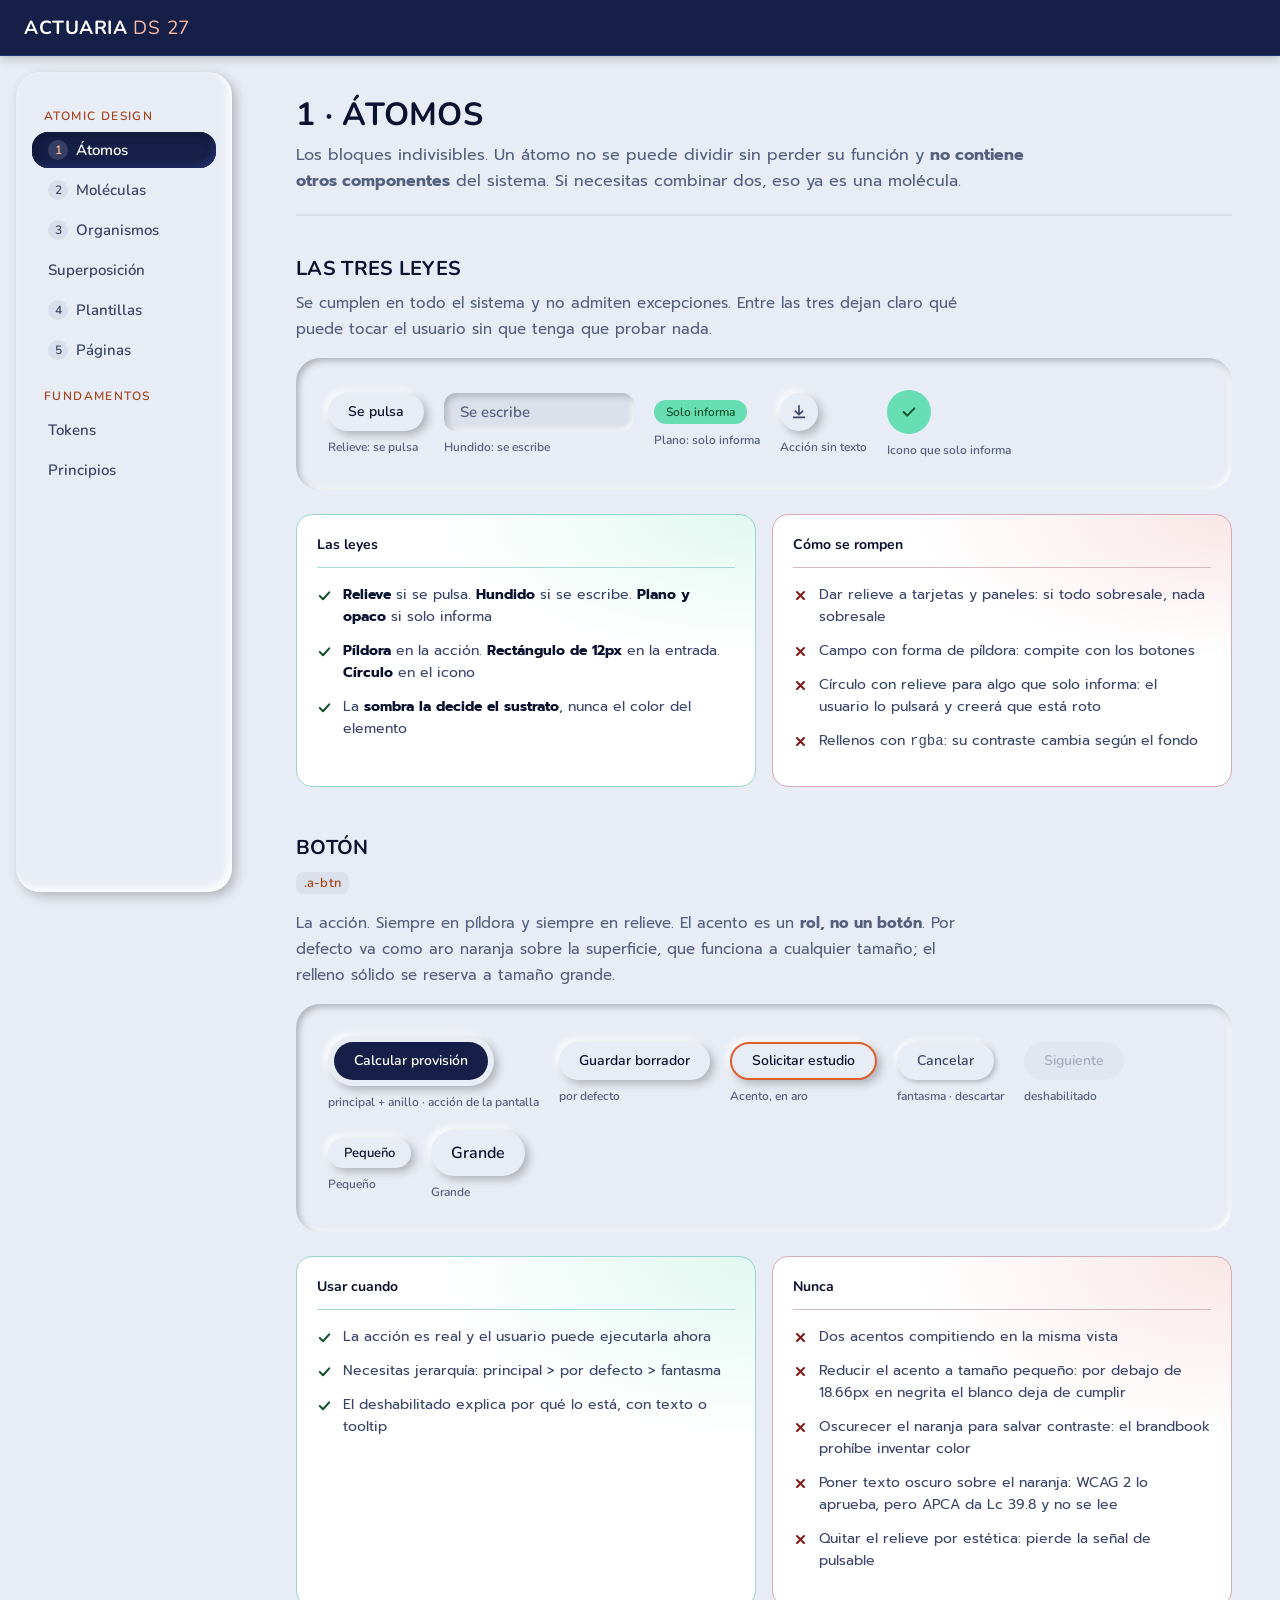
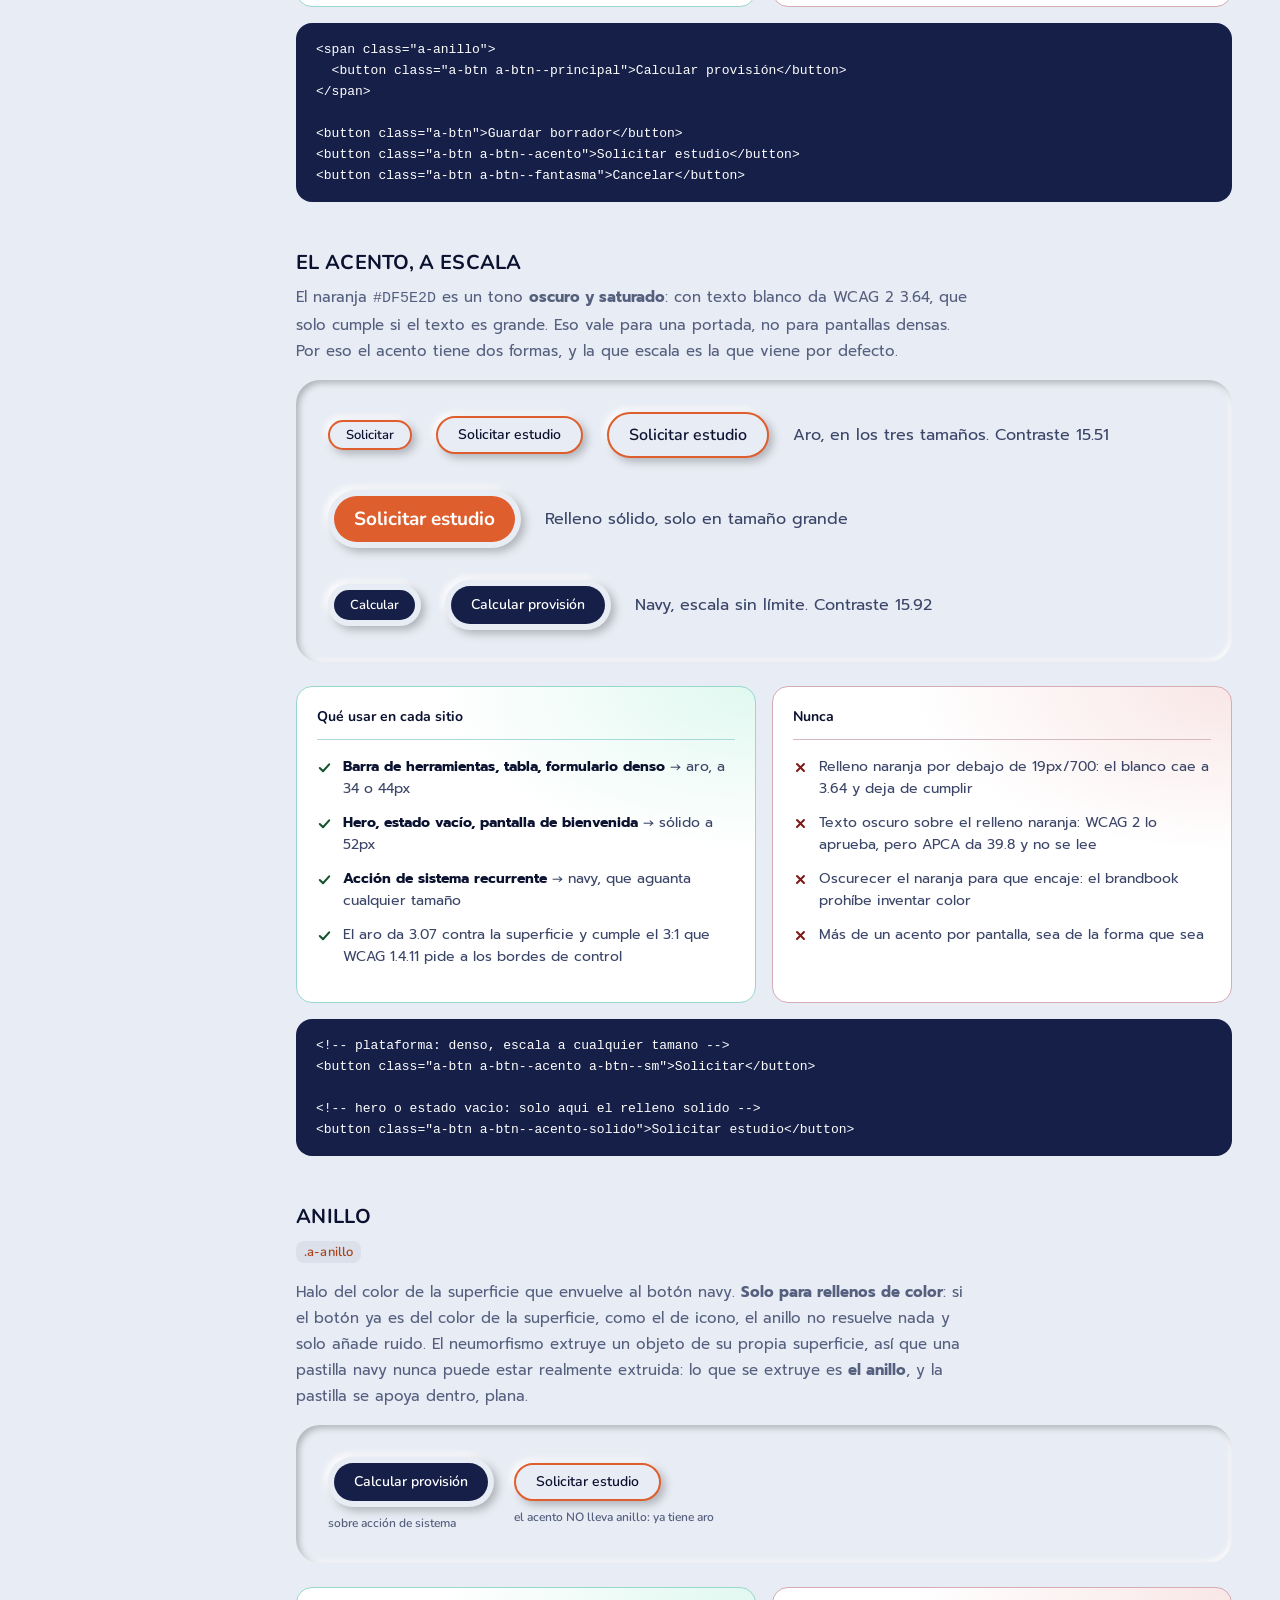
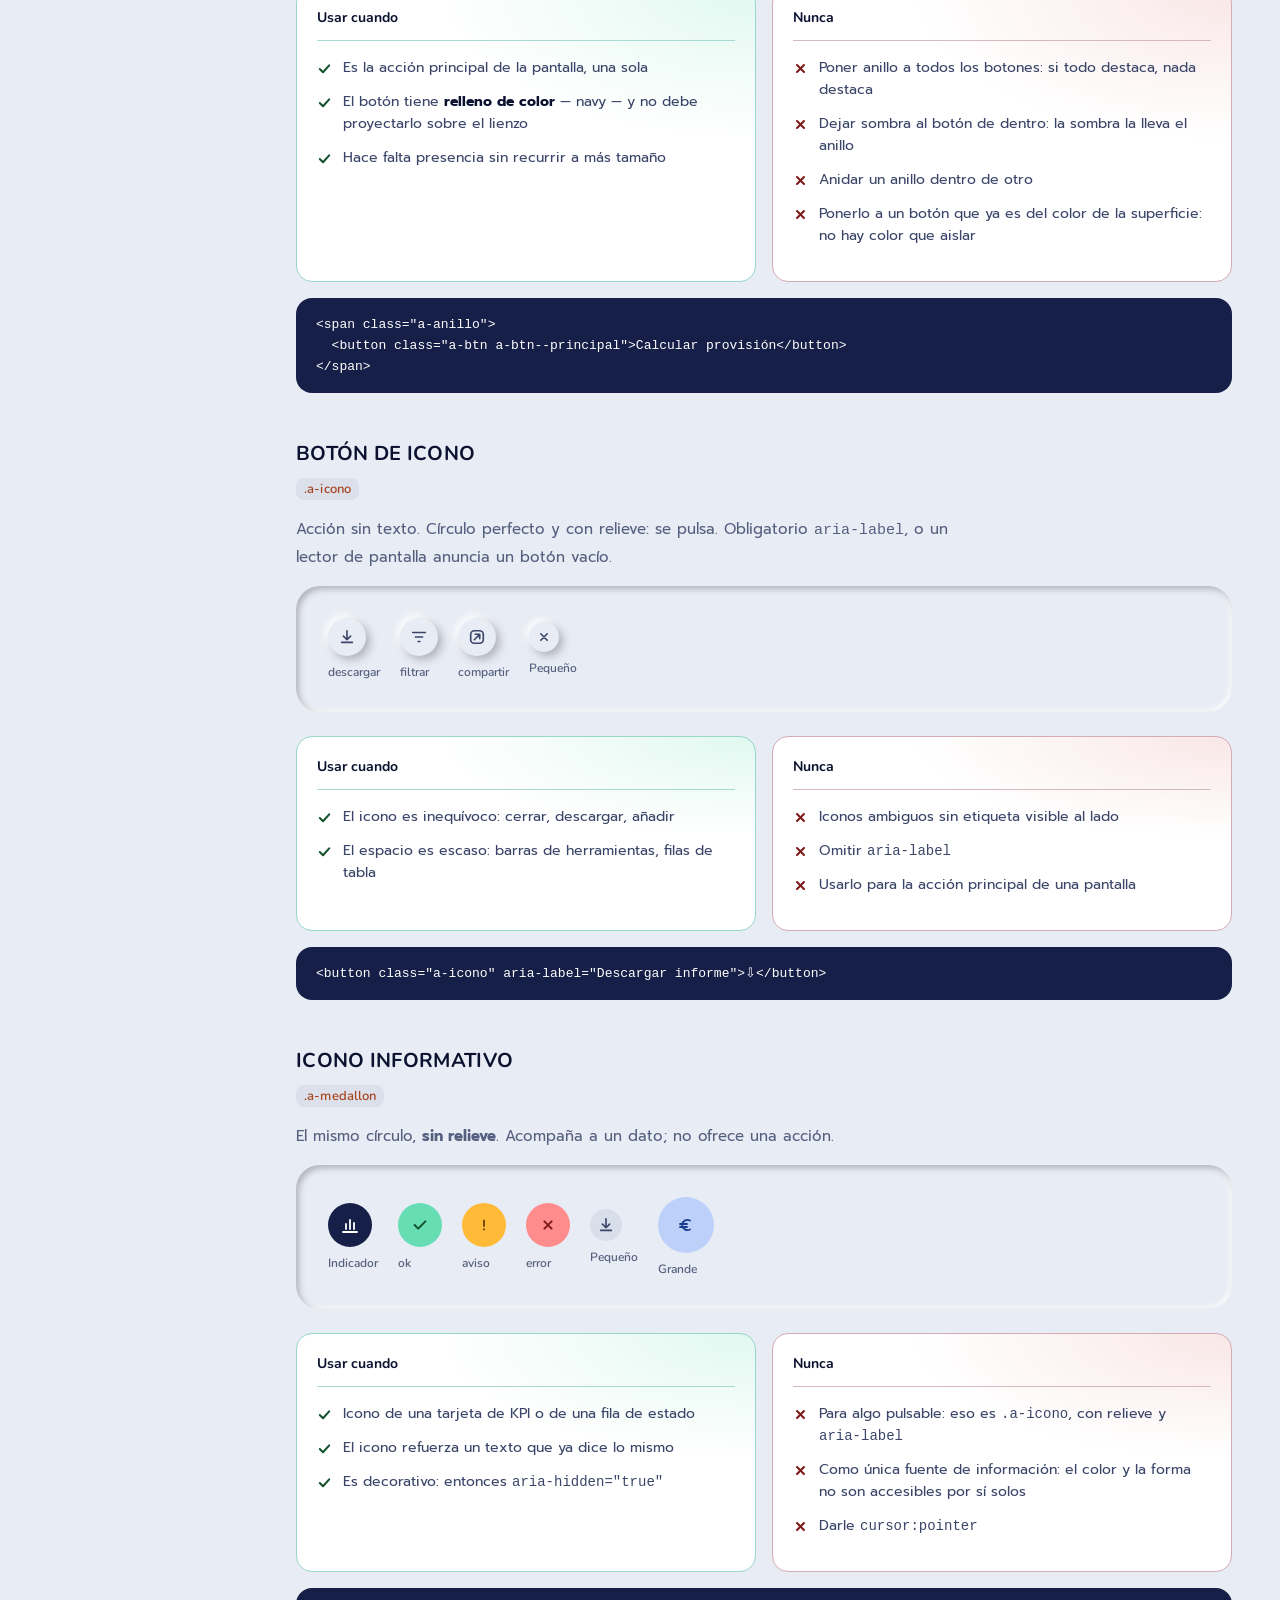
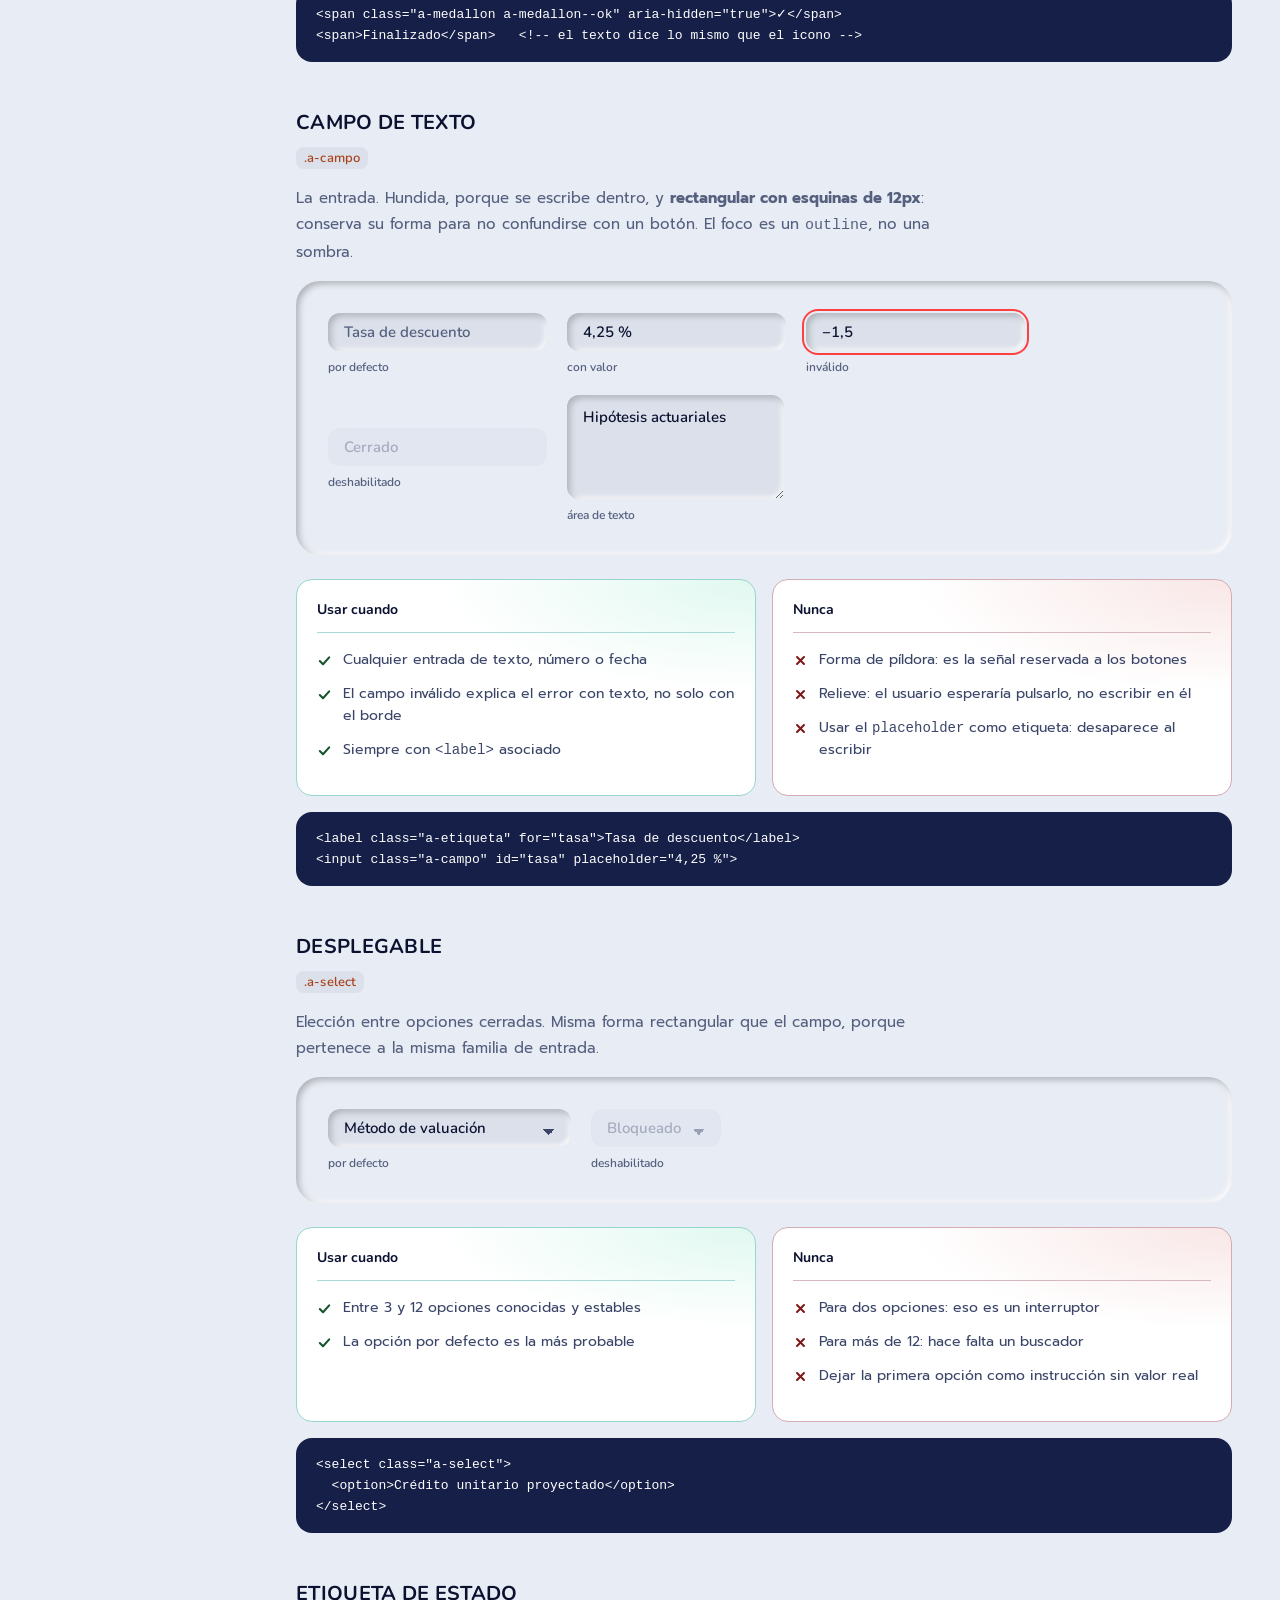
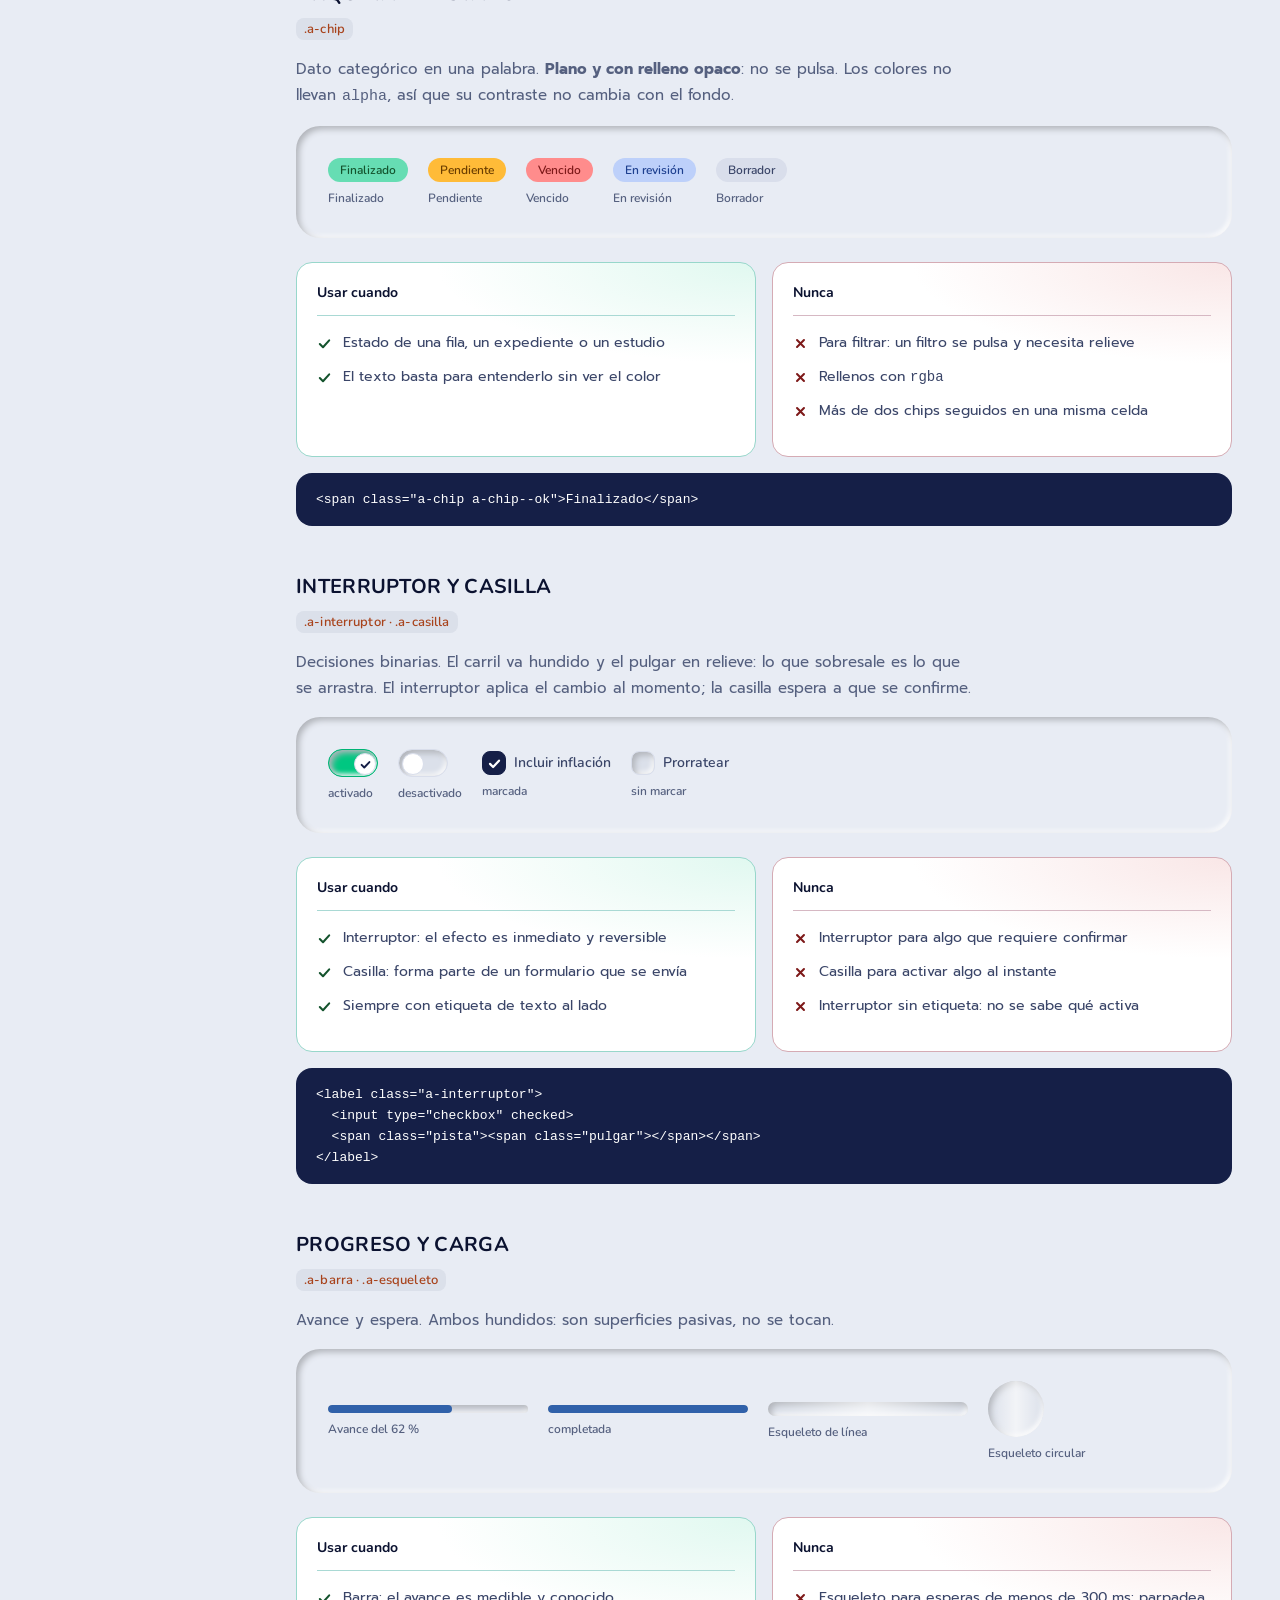
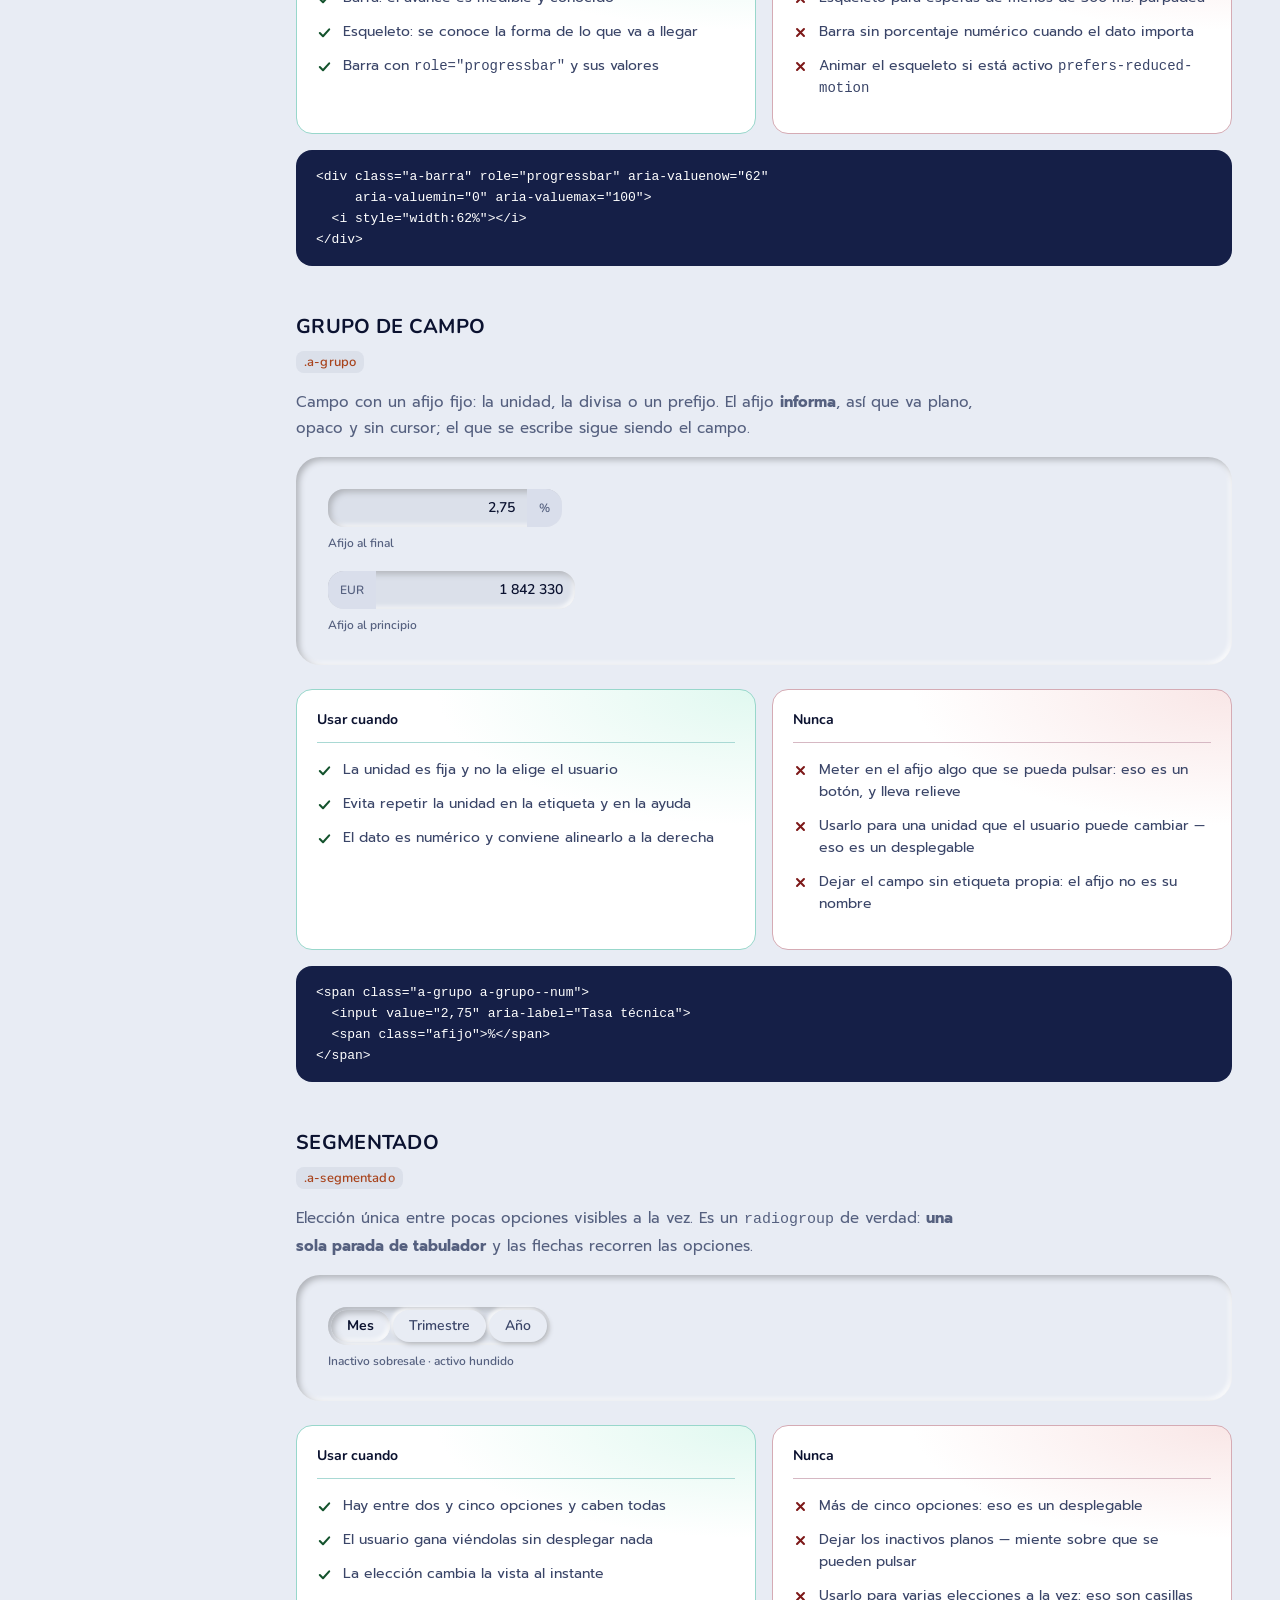
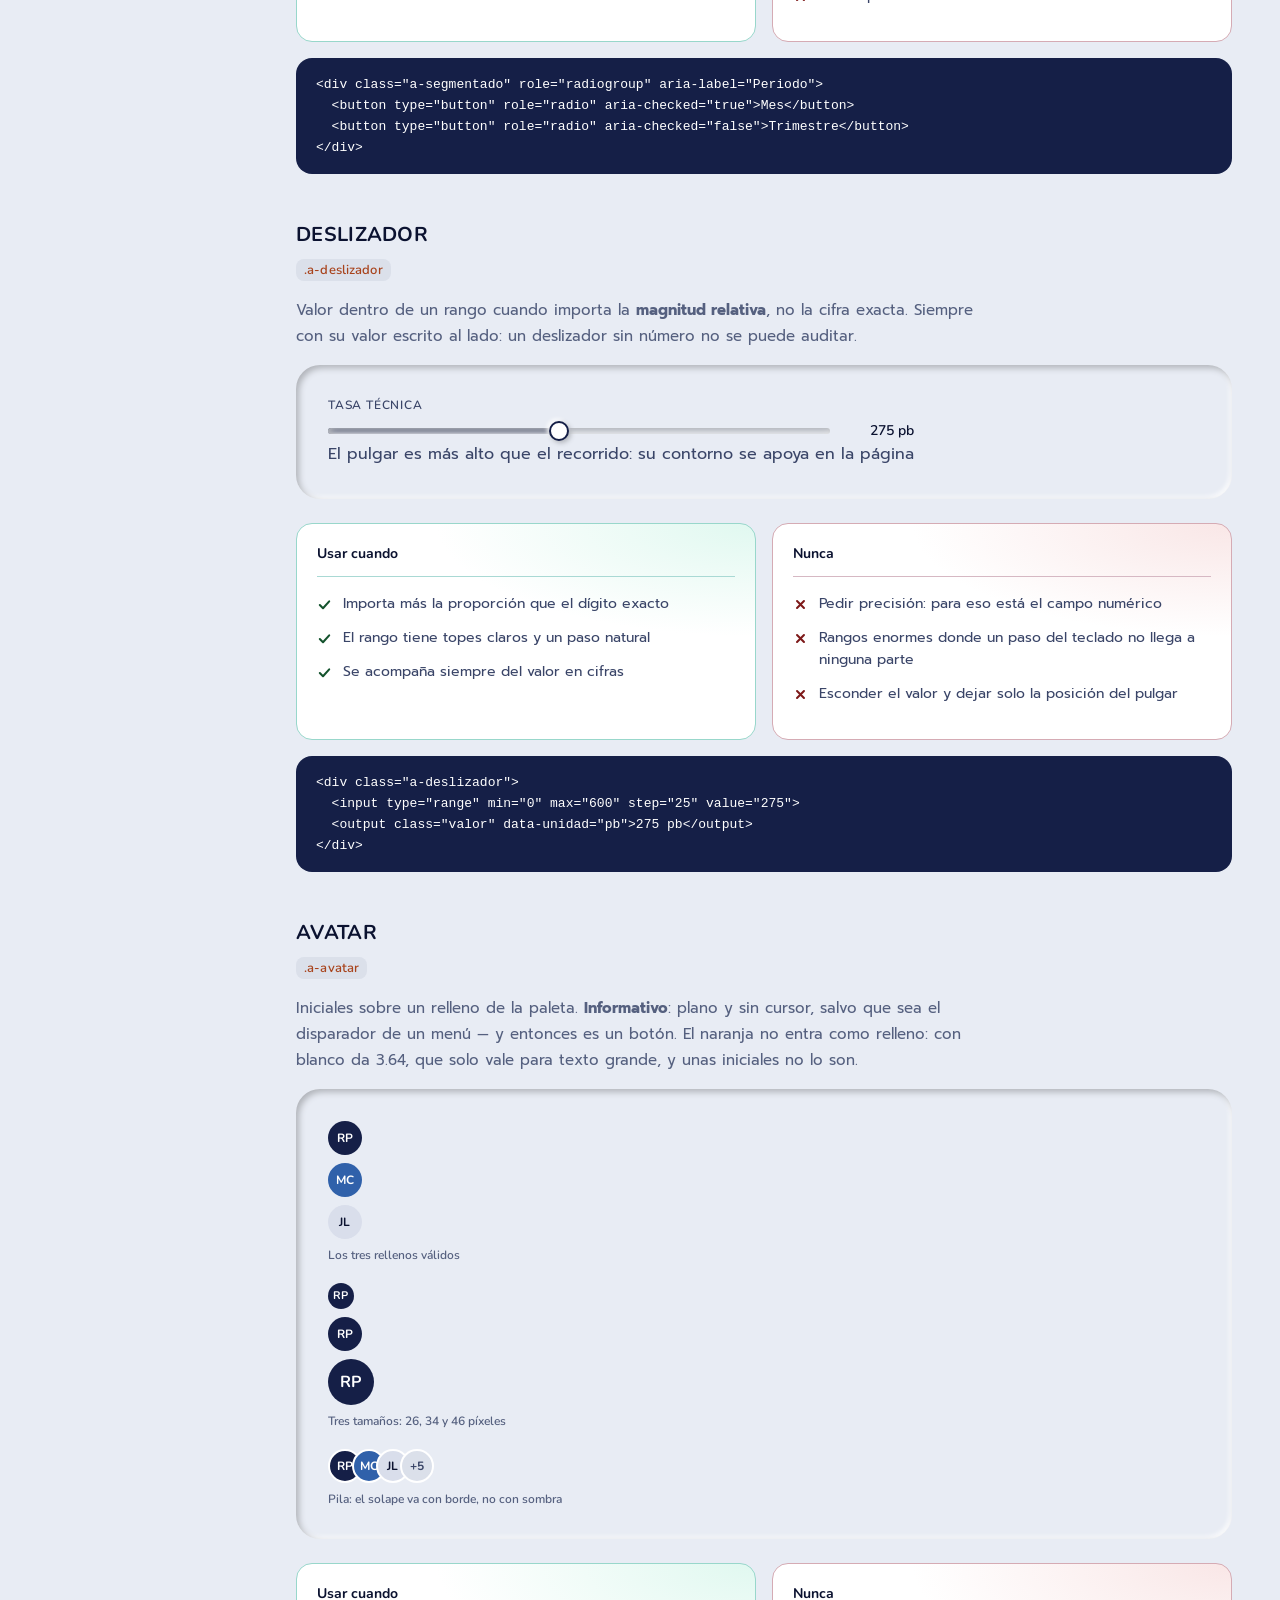
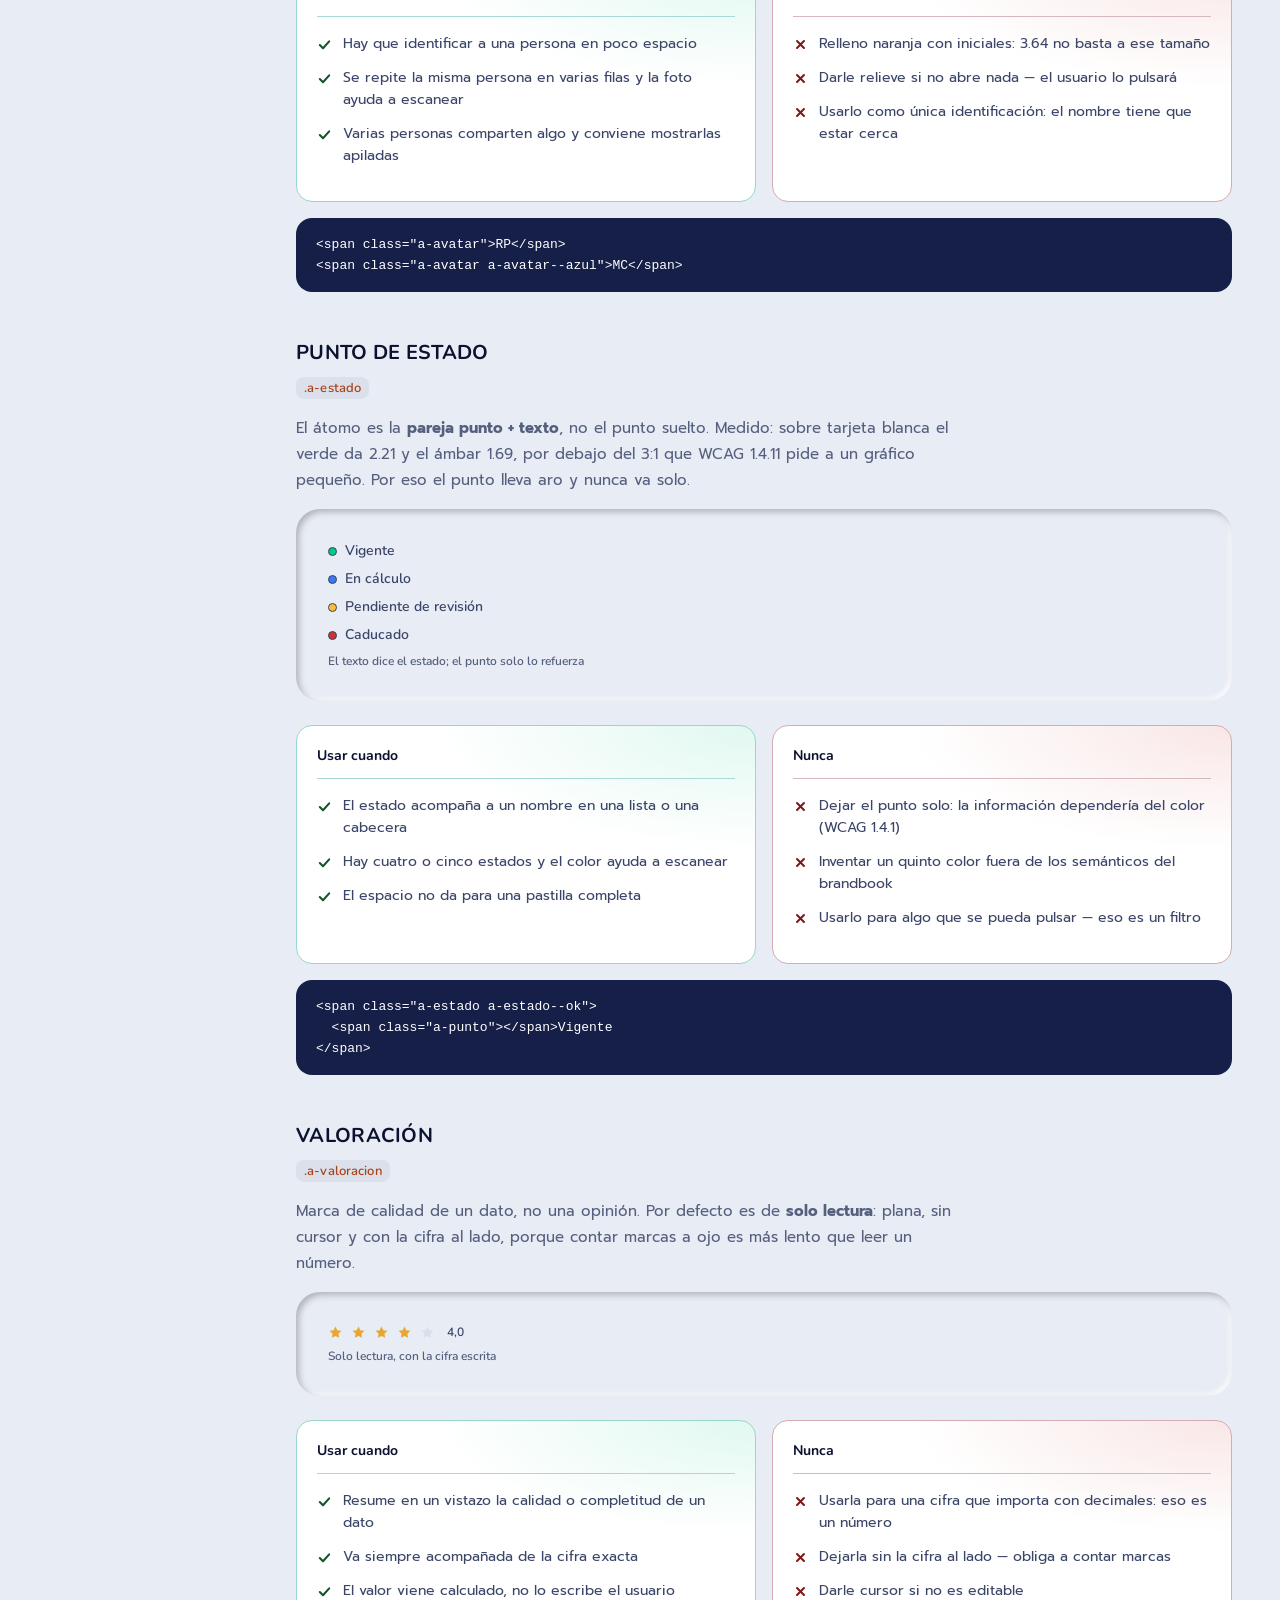
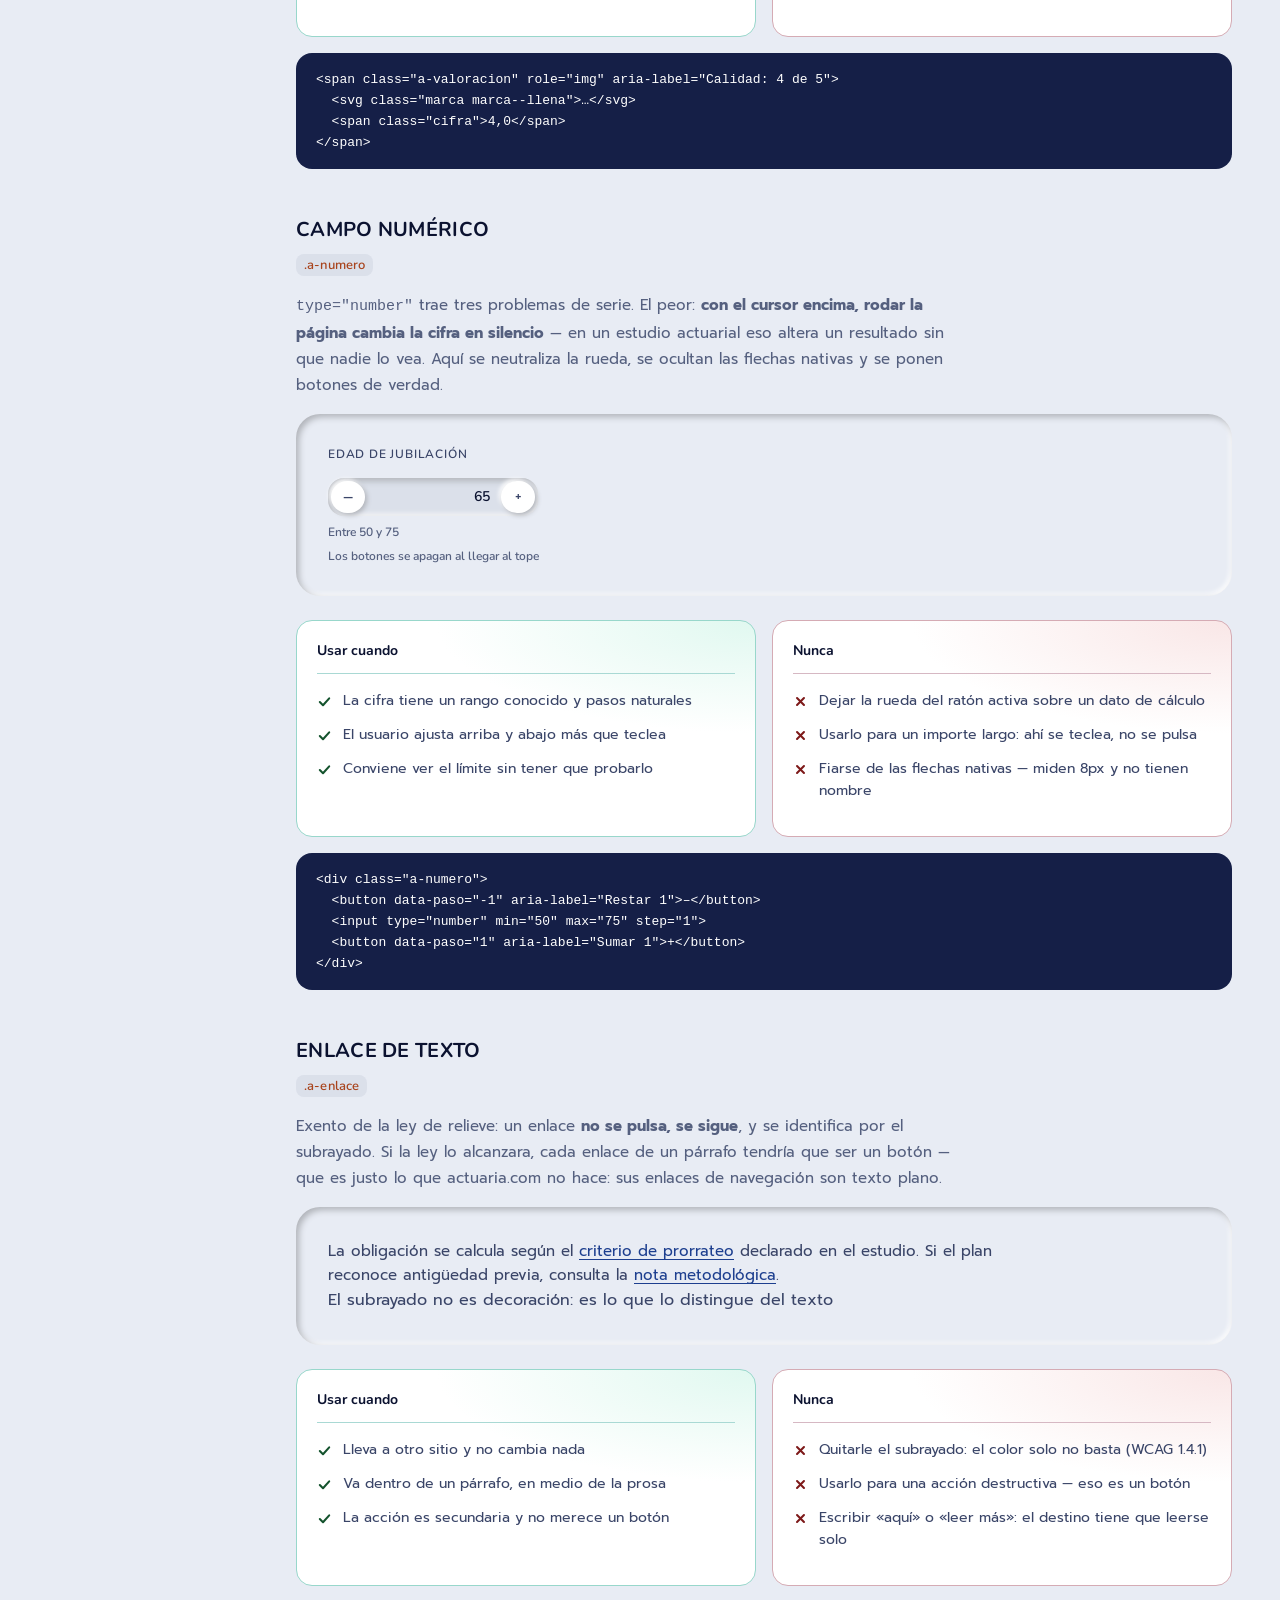
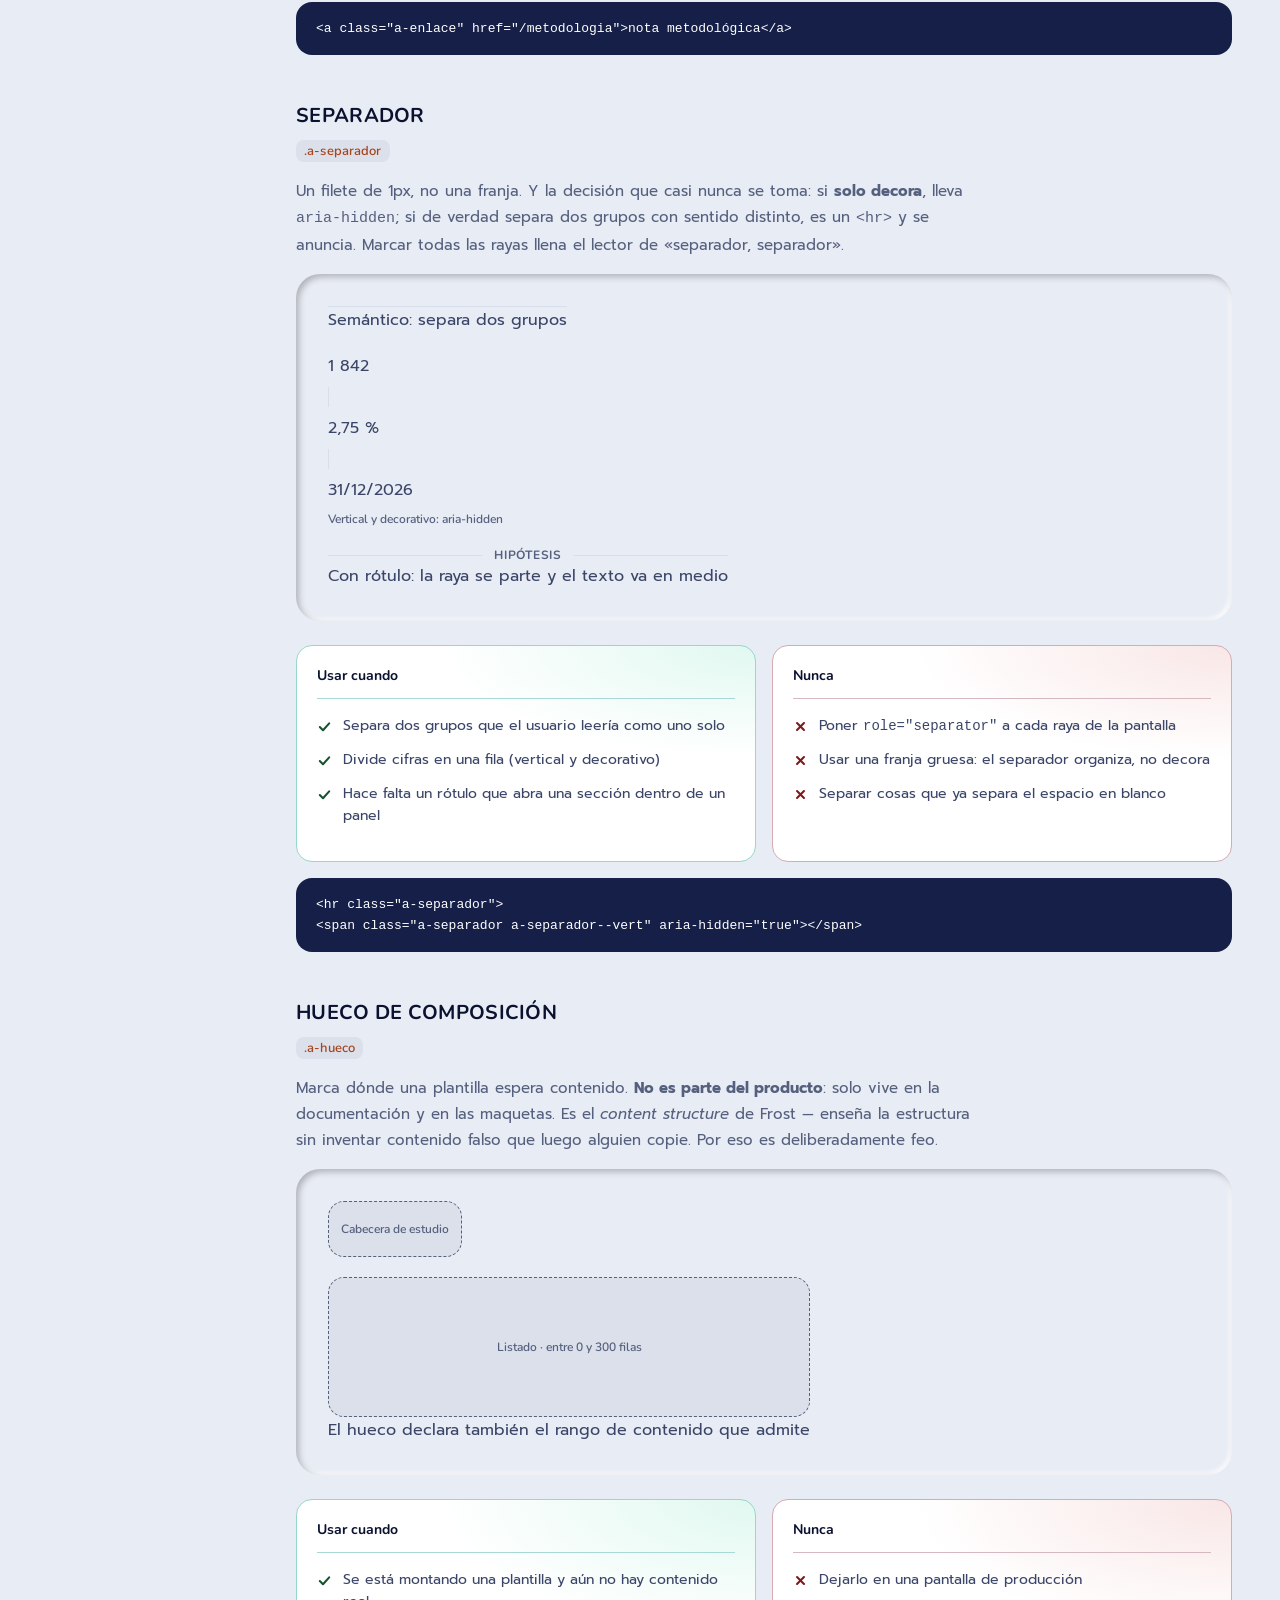
<file: pages/01-atomos.html>
<!doctype html>
<html lang="es">
<head>
<meta charset="utf-8">
<meta name="viewport" content="width=device-width, initial-scale=1">
<title>Átomos · Actuaria DS 27</title>
<link rel="preconnect" href="https://fonts.googleapis.com">
<link rel="preconnect" href="https://fonts.gstatic.com" crossorigin>
<link href="https://fonts.googleapis.com/css2?family=Nunito:wght@400;600;700;800;900&family=Prompt:wght@300;400;500;700&display=swap" rel="stylesheet">
<link rel="stylesheet" href="../css/00b-fuentes.css?v=eaa7ce03">
<link rel="stylesheet" href="../css/00-reset.css?v=e9a6c5a0">
<link rel="stylesheet" href="../css/01-tokens.css?v=fd2a9269">
<link rel="stylesheet" href="../css/02-atomos.css?v=bddce91a">
<link rel="stylesheet" href="../css/03-moleculas.css?v=9980729d">
<link rel="stylesheet" href="../css/04-organismos.css?v=e0ed5479">
<link rel="stylesheet" href="../css/05-superposicion.css?v=d14b8bef">
<link rel="stylesheet" href="../css/06-plantillas.css?v=9026bb77">
<link rel="stylesheet" href="../css/90-escaparate.css?v=cea5bd8c">
</head>
<body>
<a class="sr-only" href="#principal">Saltar al contenido</a>
<header class="esc-topbar">
  <a class="esc-marca" href="../index.html">ACTUARIA <span>DS 27</span></a>
</header>
<div class="esc-shell">
  <nav class="esc-nav" aria-label="Capas del design system">
    <span class="esc-nav-tit">Atomic Design</span>
    <a class="esc-nav-link" href="../pages/01-atomos.html" data-capa="1"><b>1</b> Átomos</a>
    <a class="esc-nav-link" href="../pages/02-moleculas.html" data-capa="2"><b>2</b> Moléculas</a>
    <a class="esc-nav-link" href="../pages/03-organismos.html" data-capa="3"><b>3</b> Organismos</a>
    <a class="esc-nav-link" href="../pages/04-superposicion.html">Superposición</a>
    <a class="esc-nav-link" href="../pages/05-plantillas.html" data-capa="4"><b>4</b> Plantillas</a>
    <a class="esc-nav-link" href="../pages/06-paginas.html" data-capa="5"><b>5</b> Páginas</a>
    <span class="esc-nav-tit">Fundamentos</span>
    <a class="esc-nav-link" href="../pages/00-tokens.html">Tokens</a>
    <a class="esc-nav-link" href="../pages/00-principios.html">Principios</a>
  </nav>
  <main class="esc-main" id="principal">
  <div class="esc-cabecera">
    <h1>1 · Átomos</h1>
    <p>Los bloques indivisibles. Un átomo no se puede dividir sin perder su función y
       <strong>no contiene otros componentes</strong> del sistema. Si necesitas combinar dos,
       eso ya es una molécula.</p>
  </div>

  <section class="ficha" id="leyes">
    <h2>Las tres leyes</h2>
    <p class="resumen">Se cumplen en todo el sistema y no admiten excepciones. Entre las tres dejan
       claro qué puede tocar el usuario sin que tenga que probar nada.</p>
    <div class="lienzo">
      <div class="muestra"><button class="a-btn">Se pulsa</button><span class="pie">Relieve: se pulsa</span></div>
      <div class="muestra"><input class="a-campo" style="width:190px" placeholder="Se escribe"><span class="pie">Hundido: se escribe</span></div>
      <div class="muestra"><span class="a-chip a-chip--ok">Solo informa</span><span class="pie">Plano: solo informa</span></div>
      <div class="muestra"><button class="a-icono" aria-label="Ejemplo"><svg viewBox="0 0 20 20" width="18" height="18" fill="none" stroke="currentColor" stroke-width="1.8" stroke-linecap="round" stroke-linejoin="round" aria-hidden="true"><path d="M10 3v10m0 0 4-4m-4 4-4-4M4 16h12"/></svg></button><span class="pie">Acción sin texto</span></div>
      <div class="muestra"><span class="a-medallon a-medallon--ok" aria-hidden="true"><svg viewBox="0 0 20 20" width="18" height="18" fill="none" stroke="currentColor" stroke-width="2.2" stroke-linecap="round" stroke-linejoin="round" aria-hidden="true"><path d="m4 10 4 4 8-8"/></svg></span><span class="pie">Icono que solo informa</span></div>
    </div>
    <div class="reglas">
      <div class="regla regla--si"><h3>Las leyes</h3><ul>
        <li><strong>Relieve</strong> si se pulsa. <strong>Hundido</strong> si se escribe. <strong>Plano y opaco</strong> si solo informa</li>
        <li><strong>Píldora</strong> en la acción. <strong>Rectángulo de 12px</strong> en la entrada. <strong>Círculo</strong> en el icono</li>
        <li>La <strong>sombra la decide el sustrato</strong>, nunca el color del elemento</li></ul></div>
      <div class="regla regla--no"><h3>Cómo se rompen</h3><ul>
        <li>Dar relieve a tarjetas y paneles: si todo sobresale, nada sobresale</li>
        <li>Campo con forma de píldora: compite con los botones</li>
        <li>Círculo con relieve para algo que solo informa: el usuario lo pulsará y creerá que está roto</li>
        <li>Rellenos con <code>rgba</code>: su contraste cambia según el fondo</li></ul></div>
    </div>
  </section>

  <section class="ficha" id="boton">
    <h2>Botón</h2>
    <span class="clase">.a-btn</span>
    <p class="resumen">La acción. Siempre en píldora y siempre en relieve. El acento es un <strong>rol, no un botón</strong>. Por defecto va como aro naranja sobre la superficie, que funciona a cualquier tamaño; el relleno sólido se reserva a tamaño grande.</p>
    <div class="lienzo">
      <div class="muestra"><span class="a-anillo"><button class="a-btn a-btn--principal">Calcular provisión</button></span><span class="pie">principal + anillo · acción de la pantalla</span></div>
      <div class="muestra"><button class="a-btn">Guardar borrador</button><span class="pie">por defecto</span></div>
      <div class="muestra"><button class="a-btn a-btn--acento">Solicitar estudio</button><span class="pie">Acento, en aro</span></div>
      <div class="muestra"><button class="a-btn a-btn--fantasma">Cancelar</button><span class="pie">fantasma · descartar</span></div>
      <div class="muestra"><button class="a-btn" disabled>Siguiente</button><span class="pie">deshabilitado</span></div>
      <div class="muestra"><button class="a-btn a-btn--sm">Pequeño</button><span class="pie">Pequeño</span></div>
      <div class="muestra"><button class="a-btn a-btn--lg">Grande</button><span class="pie">Grande</span></div>
    </div>
    <div class="reglas">
      <div class="regla regla--si"><h3>Usar cuando</h3><ul><li>La acción es real y el usuario puede ejecutarla ahora</li><li>Necesitas jerarquía: principal &gt; por defecto &gt; fantasma</li><li>El deshabilitado explica por qué lo está, con texto o tooltip</li></ul></div>
      <div class="regla regla--no"><h3>Nunca</h3><ul><li>Dos acentos compitiendo en la misma vista</li><li>Reducir el acento a tamaño pequeño: por debajo de 18.66px en negrita el blanco deja de cumplir</li><li>Oscurecer el naranja para salvar contraste: el brandbook prohíbe inventar color</li><li>Poner texto oscuro sobre el naranja: WCAG&nbsp;2 lo aprueba, pero APCA da Lc&nbsp;39.8 y no se lee</li><li>Quitar el relieve por estética: pierde la señal de pulsable</li></ul></div>
    </div>
    <pre class="codigo">&lt;span class="a-anillo"&gt;
  &lt;button class="a-btn a-btn--principal"&gt;Calcular provisión&lt;/button&gt;
&lt;/span&gt;

&lt;button class="a-btn"&gt;Guardar borrador&lt;/button&gt;
&lt;button class="a-btn a-btn--acento"&gt;Solicitar estudio&lt;/button&gt;
&lt;button class="a-btn a-btn--fantasma"&gt;Cancelar&lt;/button&gt;</pre>
  </section>

  <section class="ficha" id="acento">
    <h2>El acento, a escala</h2>
    <p class="resumen">El naranja <code>#DF5E2D</code> es un tono <strong>oscuro y saturado</strong>:
       con texto blanco da WCAG&nbsp;2 3.64, que solo cumple si el texto es grande. Eso vale para una
       portada, no para pantallas densas. Por eso el acento tiene dos formas, y la que escala es la
       que viene por defecto.</p>
    <div class="lienzo lienzo--col" style="gap:var(--e-8)">
      <div style="display:flex;flex-wrap:wrap;gap:var(--e-6);align-items:center;width:100%">
        <button class="a-btn a-btn--acento a-btn--sm">Solicitar</button>
        <button class="a-btn a-btn--acento">Solicitar estudio</button>
        <button class="a-btn a-btn--acento a-btn--lg">Solicitar estudio</button>
        <span class="pie" style="margin:0">Aro, en los tres tamaños. Contraste 15.51</span>
      </div>
      <div style="display:flex;flex-wrap:wrap;gap:var(--e-6);align-items:center;width:100%">
        <span class="a-anillo"><button class="a-btn a-btn--acento-solido">Solicitar estudio</button></span>
        <span class="pie" style="margin:0">Relleno sólido, solo en tamaño grande</span>
      </div>
      <div style="display:flex;flex-wrap:wrap;gap:var(--e-6);align-items:center;width:100%">
        <span class="a-anillo"><button class="a-btn a-btn--principal a-btn--sm">Calcular</button></span> <span class="a-anillo"><button class="a-btn a-btn--principal">Calcular provisión</button></span>
        <span class="pie" style="margin:0">Navy, escala sin límite. Contraste 15.92</span>
      </div>
    </div>
    <div class="reglas">
      <div class="regla regla--si"><h3>Qué usar en cada sitio</h3><ul>
        <li><strong>Barra de herramientas, tabla, formulario denso</strong> → aro, a 34 o 44px</li>
        <li><strong>Hero, estado vacío, pantalla de bienvenida</strong> → sólido a 52px</li>
        <li><strong>Acción de sistema recurrente</strong> → navy, que aguanta cualquier tamaño</li>
        <li>El aro da 3.07 contra la superficie y cumple el 3:1 que WCAG&nbsp;1.4.11 pide a los bordes de control</li></ul></div>
      <div class="regla regla--no"><h3>Nunca</h3><ul>
        <li>Relleno naranja por debajo de 19px/700: el blanco cae a 3.64 y deja de cumplir</li>
        <li>Texto oscuro sobre el relleno naranja: WCAG&nbsp;2 lo aprueba, pero APCA da 39.8 y no se lee</li>
        <li>Oscurecer el naranja para que encaje: el brandbook prohíbe inventar color</li>
        <li>Más de un acento por pantalla, sea de la forma que sea</li></ul></div>
    </div>
    <pre class="codigo">&lt;!-- plataforma: denso, escala a cualquier tamano --&gt;
&lt;button class="a-btn a-btn--acento a-btn--sm"&gt;Solicitar&lt;/button&gt;

&lt;!-- hero o estado vacio: solo aqui el relleno solido --&gt;
&lt;button class="a-btn a-btn--acento-solido"&gt;Solicitar estudio&lt;/button&gt;</pre>
  </section>

  <section class="ficha" id="anillo">
    <h2>Anillo</h2>
    <span class="clase">.a-anillo</span>
    <p class="resumen">Halo del color de la superficie que envuelve al botón navy. <strong>Solo para rellenos de color</strong>: si el botón ya es del color de la superficie, como el de icono, el anillo no resuelve nada y solo añade ruido. El neumorfismo extruye un objeto de su propia superficie, así que una pastilla navy nunca puede estar realmente extruida: lo que se extruye es <strong>el anillo</strong>, y la pastilla se apoya dentro, plana.</p>
    <div class="lienzo">
      <div class="muestra"><span class="a-anillo"><button class="a-btn a-btn--principal">Calcular provisión</button></span><span class="pie">sobre acción de sistema</span></div>
      <div class="muestra"><button class="a-btn a-btn--acento">Solicitar estudio</button><span class="pie">el acento NO lleva anillo: ya tiene aro</span></div>
    </div>
    <div class="reglas">
      <div class="regla regla--si"><h3>Usar cuando</h3><ul><li>Es la acción principal de la pantalla, una sola</li><li>El botón tiene <strong>relleno de color</strong> — navy — y no debe proyectarlo sobre el lienzo</li><li>Hace falta presencia sin recurrir a más tamaño</li></ul></div>
      <div class="regla regla--no"><h3>Nunca</h3><ul><li>Poner anillo a todos los botones: si todo destaca, nada destaca</li><li>Dejar sombra al botón de dentro: la sombra la lleva el anillo</li><li>Anidar un anillo dentro de otro</li><li>Ponerlo a un botón que ya es del color de la superficie: no hay color que aislar</li></ul></div>
    </div>
    <pre class="codigo">&lt;span class="a-anillo"&gt;
  &lt;button class="a-btn a-btn--principal"&gt;Calcular provisión&lt;/button&gt;
&lt;/span&gt;</pre>
  </section>

  <section class="ficha" id="icono">
    <h2>Botón de icono</h2>
    <span class="clase">.a-icono</span>
    <p class="resumen">Acción sin texto. Círculo perfecto y con relieve: se pulsa. Obligatorio <code>aria-label</code>, o un lector de pantalla anuncia un botón vacío.</p>
    <div class="lienzo">
      <div class="muestra"><button class="a-icono" aria-label="Descargar informe"><svg viewBox="0 0 20 20" width="18" height="18" fill="none" stroke="currentColor" stroke-width="1.8" stroke-linecap="round" stroke-linejoin="round" aria-hidden="true"><path d="M10 3v10m0 0 4-4m-4 4-4-4M4 16h12"/></svg></button><span class="pie">descargar</span></div>
      <div class="muestra"><button class="a-icono" aria-label="Filtrar"><svg viewBox="0 0 20 20" width="18" height="18" fill="none" stroke="currentColor" stroke-width="1.8" stroke-linecap="round" aria-hidden="true"><path d="M3 5h14M6 10h8M9 15h2"/></svg></button><span class="pie">filtrar</span></div>
      <div class="muestra"><button class="a-icono" aria-label="Compartir"><svg viewBox="0 0 20 20" width="18" height="18" fill="none" stroke="currentColor" stroke-width="1.8" stroke-linecap="round" stroke-linejoin="round" aria-hidden="true"><path d="M7 13 13 7m0 0H8m5 0v5"/><rect x="3" y="3" width="14" height="14" rx="4"/></svg></button><span class="pie">compartir</span></div>
      <div class="muestra"><button class="a-icono a-icono--sm" aria-label="Cerrar"><svg viewBox="0 0 20 20" width="16" height="16" fill="none" stroke="currentColor" stroke-width="2" stroke-linecap="round" aria-hidden="true"><path d="M6 6l8 8M14 6l-8 8"/></svg></button><span class="pie">Pequeño</span></div>
    </div>
    <div class="reglas">
      <div class="regla regla--si"><h3>Usar cuando</h3><ul><li>El icono es inequívoco: cerrar, descargar, añadir</li><li>El espacio es escaso: barras de herramientas, filas de tabla</li></ul></div>
      <div class="regla regla--no"><h3>Nunca</h3><ul><li>Iconos ambiguos sin etiqueta visible al lado</li><li>Omitir <code>aria-label</code></li><li>Usarlo para la acción principal de una pantalla</li></ul></div>
    </div>
    <pre class="codigo">&lt;button class="a-icono" aria-label="Descargar informe"&gt;&#8681;&lt;/button&gt;</pre>
  </section>

  <section class="ficha" id="medallon">
    <h2>Icono informativo</h2>
    <span class="clase">.a-medallon</span>
    <p class="resumen">El mismo círculo, <strong>sin relieve</strong>. Acompaña a un dato; no ofrece una acción.</p>
    <div class="lienzo">
      <div class="muestra"><span class="a-medallon a-medallon--marca" aria-hidden="true"><svg viewBox="0 0 20 20" width="20" height="20" fill="none" stroke="currentColor" stroke-width="1.8" stroke-linecap="round" stroke-linejoin="round" aria-hidden="true"><path d="M3 17h14M6 14V9m4 5V5m4 9v-6"/></svg></span><span class="pie">Indicador</span></div>
      <div class="muestra"><span class="a-medallon a-medallon--ok" aria-hidden="true"><svg viewBox="0 0 20 20" width="18" height="18" fill="none" stroke="currentColor" stroke-width="2.2" stroke-linecap="round" stroke-linejoin="round" aria-hidden="true"><path d="m4 10 4 4 8-8"/></svg></span><span class="pie">ok</span></div>
      <div class="muestra"><span class="a-medallon a-medallon--aviso" aria-hidden="true"><svg viewBox="0 0 20 20" width="18" height="18" fill="none" stroke="currentColor" stroke-width="2" stroke-linecap="round" aria-hidden="true"><path d="M10 5v6m0 3.5v.5"/></svg></span><span class="pie">aviso</span></div>
      <div class="muestra"><span class="a-medallon a-medallon--error" aria-hidden="true"><svg viewBox="0 0 20 20" width="18" height="18" fill="none" stroke="currentColor" stroke-width="2.2" stroke-linecap="round" aria-hidden="true"><path d="M6 6l8 8M14 6l-8 8"/></svg></span><span class="pie">error</span></div>
      <div class="muestra"><span class="a-medallon a-medallon--sm" aria-hidden="true"><svg viewBox="0 0 20 20" width="18" height="18" fill="none" stroke="currentColor" stroke-width="1.8" stroke-linecap="round" stroke-linejoin="round" aria-hidden="true"><path d="M10 3v10m0 0 4-4m-4 4-4-4M4 16h12"/></svg></span><span class="pie">Pequeño</span></div>
      <div class="muestra"><span class="a-medallon a-medallon--lg a-medallon--info" aria-hidden="true"><svg viewBox="0 0 20 20" width="20" height="20" fill="none" stroke="currentColor" stroke-width="1.8" stroke-linecap="round" stroke-linejoin="round" aria-hidden="true"><path d="M14 5.5A5.5 5.5 0 0 0 6 10a5.5 5.5 0 0 0 8 4.5M4 9h7M4 12h7"/></svg></span><span class="pie">Grande</span></div>
    </div>
    <div class="reglas">
      <div class="regla regla--si"><h3>Usar cuando</h3><ul><li>Icono de una tarjeta de KPI o de una fila de estado</li><li>El icono refuerza un texto que ya dice lo mismo</li><li>Es decorativo: entonces <code>aria-hidden="true"</code></li></ul></div>
      <div class="regla regla--no"><h3>Nunca</h3><ul><li>Para algo pulsable: eso es <code>.a-icono</code>, con relieve y <code>aria-label</code></li><li>Como única fuente de información: el color y la forma no son accesibles por sí solos</li><li>Darle <code>cursor:pointer</code></li></ul></div>
    </div>
    <pre class="codigo">&lt;span class="a-medallon a-medallon--ok" aria-hidden="true"&gt;&#10003;&lt;/span&gt;
&lt;span&gt;Finalizado&lt;/span&gt;   &lt;!-- el texto dice lo mismo que el icono --&gt;</pre>
  </section>

  <section class="ficha" id="campo">
    <h2>Campo de texto</h2>
    <span class="clase">.a-campo</span>
    <p class="resumen">La entrada. Hundida, porque se escribe dentro, y <strong>rectangular con esquinas de 12px</strong>: conserva su forma para no confundirse con un botón. El foco es un <code>outline</code>, no una sombra.</p>
    <div class="lienzo">
      <div class="muestra"><input class="a-campo" placeholder="Tasa de descuento"><span class="pie">por defecto</span></div>
      <div class="muestra"><input class="a-campo" value="4,25 %"><span class="pie">con valor</span></div>
      <div class="muestra"><input class="a-campo" value="−1,5" aria-invalid="true"><span class="pie">inválido</span></div>
      <div class="muestra"><input class="a-campo" value="Cerrado" disabled><span class="pie">deshabilitado</span></div>
      <div class="muestra"><textarea class="a-campo a-area" rows="2">Hipótesis actuariales</textarea><span class="pie">área de texto</span></div>
    </div>
    <div class="reglas">
      <div class="regla regla--si"><h3>Usar cuando</h3><ul><li>Cualquier entrada de texto, número o fecha</li><li>El campo inválido explica el error con texto, no solo con el borde</li><li>Siempre con <code>&lt;label&gt;</code> asociado</li></ul></div>
      <div class="regla regla--no"><h3>Nunca</h3><ul><li>Forma de píldora: es la señal reservada a los botones</li><li>Relieve: el usuario esperaría pulsarlo, no escribir en él</li><li>Usar el <code>placeholder</code> como etiqueta: desaparece al escribir</li></ul></div>
    </div>
    <pre class="codigo">&lt;label class="a-etiqueta" for="tasa"&gt;Tasa de descuento&lt;/label&gt;
&lt;input class="a-campo" id="tasa" placeholder="4,25 %"&gt;</pre>
  </section>

  <section class="ficha" id="select">
    <h2>Desplegable</h2>
    <span class="clase">.a-select</span>
    <p class="resumen">Elección entre opciones cerradas. Misma forma rectangular que el campo, porque pertenece a la misma familia de entrada.</p>
    <div class="lienzo">
      <div class="muestra"><select class="a-select"><option>Método de valuación</option><option>Crédito unitario proyectado</option><option>Edad de entrada</option></select><span class="pie">por defecto</span></div>
      <div class="muestra"><select class="a-select" disabled><option>Bloqueado</option></select><span class="pie">deshabilitado</span></div>
    </div>
    <div class="reglas">
      <div class="regla regla--si"><h3>Usar cuando</h3><ul><li>Entre 3 y 12 opciones conocidas y estables</li><li>La opción por defecto es la más probable</li></ul></div>
      <div class="regla regla--no"><h3>Nunca</h3><ul><li>Para dos opciones: eso es un interruptor</li><li>Para más de 12: hace falta un buscador</li><li>Dejar la primera opción como instrucción sin valor real</li></ul></div>
    </div>
    <pre class="codigo">&lt;select class="a-select"&gt;
  &lt;option&gt;Crédito unitario proyectado&lt;/option&gt;
&lt;/select&gt;</pre>
  </section>

  <section class="ficha" id="chip">
    <h2>Etiqueta de estado</h2>
    <span class="clase">.a-chip</span>
    <p class="resumen">Dato categórico en una palabra. <strong>Plano y con relleno opaco</strong>: no se pulsa. Los colores no llevan <code>alpha</code>, así que su contraste no cambia con el fondo.</p>
    <div class="lienzo">
      <div class="muestra"><span class="a-chip a-chip--ok">Finalizado</span><span class="pie">Finalizado</span></div>
      <div class="muestra"><span class="a-chip a-chip--aviso">Pendiente</span><span class="pie">Pendiente</span></div>
      <div class="muestra"><span class="a-chip a-chip--error">Vencido</span><span class="pie">Vencido</span></div>
      <div class="muestra"><span class="a-chip a-chip--info">En revisión</span><span class="pie">En revisión</span></div>
      <div class="muestra"><span class="a-chip">Borrador</span><span class="pie">Borrador</span></div>
    </div>
    <div class="reglas">
      <div class="regla regla--si"><h3>Usar cuando</h3><ul><li>Estado de una fila, un expediente o un estudio</li><li>El texto basta para entenderlo sin ver el color</li></ul></div>
      <div class="regla regla--no"><h3>Nunca</h3><ul><li>Para filtrar: un filtro se pulsa y necesita relieve</li><li>Rellenos con <code>rgba</code></li><li>Más de dos chips seguidos en una misma celda</li></ul></div>
    </div>
    <pre class="codigo">&lt;span class="a-chip a-chip--ok"&gt;Finalizado&lt;/span&gt;</pre>
  </section>

  <section class="ficha" id="control">
    <h2>Interruptor y casilla</h2>
    <span class="clase">.a-interruptor · .a-casilla</span>
    <p class="resumen">Decisiones binarias. El carril va hundido y el pulgar en relieve: lo que sobresale es lo que se arrastra. El interruptor aplica el cambio al momento; la casilla espera a que se confirme.</p>
    <div class="lienzo">
      <div class="muestra"><label class="a-interruptor"><input type="checkbox" checked><span class="pista"><span class="pulgar"></span></span></label><span class="pie">activado</span></div>
      <div class="muestra"><label class="a-interruptor"><input type="checkbox"><span class="pista"><span class="pulgar"></span></span></label><span class="pie">desactivado</span></div>
      <div class="muestra"><label class="a-casilla"><input type="checkbox" checked><span class="caja"></span><span>Incluir inflación</span></label><span class="pie">marcada</span></div>
      <div class="muestra"><label class="a-casilla"><input type="checkbox"><span class="caja"></span><span>Prorratear</span></label><span class="pie">sin marcar</span></div>
    </div>
    <div class="reglas">
      <div class="regla regla--si"><h3>Usar cuando</h3><ul><li>Interruptor: el efecto es inmediato y reversible</li><li>Casilla: forma parte de un formulario que se envía</li><li>Siempre con etiqueta de texto al lado</li></ul></div>
      <div class="regla regla--no"><h3>Nunca</h3><ul><li>Interruptor para algo que requiere confirmar</li><li>Casilla para activar algo al instante</li><li>Interruptor sin etiqueta: no se sabe qué activa</li></ul></div>
    </div>
    <pre class="codigo">&lt;label class="a-interruptor"&gt;
  &lt;input type="checkbox" checked&gt;
  &lt;span class="pista"&gt;&lt;span class="pulgar"&gt;&lt;/span&gt;&lt;/span&gt;
&lt;/label&gt;</pre>
  </section>

  <section class="ficha" id="progreso">
    <h2>Progreso y carga</h2>
    <span class="clase">.a-barra · .a-esqueleto</span>
    <p class="resumen">Avance y espera. Ambos hundidos: son superficies pasivas, no se tocan.</p>
    <div class="lienzo">
      <div class="muestra"><div class="a-barra" style="width:200px"><i style="width:62%"></i></div><span class="pie">Avance del 62 %</span></div>
      <div class="muestra"><div class="a-barra" style="width:200px"><i style="width:100%"></i></div><span class="pie">completada</span></div>
      <div class="muestra"><div class="a-esqueleto" style="width:200px;height:14px"></div><span class="pie">Esqueleto de línea</span></div>
      <div class="muestra"><div class="a-esqueleto" style="width:56px;height:56px;border-radius:50%"></div><span class="pie">Esqueleto circular</span></div>
    </div>
    <div class="reglas">
      <div class="regla regla--si"><h3>Usar cuando</h3><ul><li>Barra: el avance es medible y conocido</li><li>Esqueleto: se conoce la forma de lo que va a llegar</li><li>Barra con <code>role="progressbar"</code> y sus valores</li></ul></div>
      <div class="regla regla--no"><h3>Nunca</h3><ul><li>Esqueleto para esperas de menos de 300 ms: parpadea</li><li>Barra sin porcentaje numérico cuando el dato importa</li><li>Animar el esqueleto si está activo <code>prefers-reduced-motion</code></li></ul></div>
    </div>
    <pre class="codigo">&lt;div class="a-barra" role="progressbar" aria-valuenow="62"
     aria-valuemin="0" aria-valuemax="100"&gt;
  &lt;i style="width:62%"&gt;&lt;/i&gt;
&lt;/div&gt;</pre>
  </section>
  
  
  
  
  
  
  
  
  
  <section class="ficha" id="grupo"><h2>Grupo de campo</h2><span class="clase">.a-grupo</span><p class="resumen">Campo con un afijo fijo: la unidad, la divisa o un prefijo. El afijo <strong>informa</strong>, así que va plano, opaco y sin cursor; el que se escribe sigue siendo el campo.</p><div class="lienzo lienzo--col"><div class="muestra"><span class="a-grupo a-grupo--num"><input value="2,75" aria-label="Tasa técnica"><span class="afijo">%</span></span><span class="pie">Afijo al final</span></div><div class="muestra"><span class="a-grupo a-grupo--num"><span class="afijo">EUR</span><input value="1 842 330" aria-label="Provisión"></span><span class="pie">Afijo al principio</span></div></div><div class="reglas"><div class="regla regla--si"><h3>Usar cuando</h3><ul><li>La unidad es fija y no la elige el usuario</li><li>Evita repetir la unidad en la etiqueta y en la ayuda</li><li>El dato es numérico y conviene alinearlo a la derecha</li></ul></div><div class="regla regla--no"><h3>Nunca</h3><ul><li>Meter en el afijo algo que se pueda pulsar: eso es un botón, y lleva relieve</li><li>Usarlo para una unidad que el usuario puede cambiar — eso es un desplegable</li><li>Dejar el campo sin etiqueta propia: el afijo no es su nombre</li></ul></div></div><pre class="codigo"><code>&lt;span class="a-grupo a-grupo--num"&gt;
  &lt;input value="2,75" aria-label="Tasa técnica"&gt;
  &lt;span class="afijo"&gt;%&lt;/span&gt;
&lt;/span&gt;</code></pre></section><section class="ficha" id="segmentado"><h2>Segmentado</h2><span class="clase">.a-segmentado</span><p class="resumen">Elección única entre pocas opciones visibles a la vez. Es un <code>radiogroup</code> de verdad: <strong>una sola parada de tabulador</strong> y las flechas recorren las opciones.</p><div class="lienzo lienzo--col"><div class="muestra"><div class="a-segmentado" role="radiogroup" aria-label="Periodo"><button type="button" role="radio" aria-checked="true" data-valor="mes">Mes</button><button type="button" role="radio" aria-checked="false" data-valor="trimestre">Trimestre</button><button type="button" role="radio" aria-checked="false" data-valor="ano">Año</button></div><span class="pie">Inactivo sobresale · activo hundido</span></div></div><div class="reglas"><div class="regla regla--si"><h3>Usar cuando</h3><ul><li>Hay entre dos y cinco opciones y caben todas</li><li>El usuario gana viéndolas sin desplegar nada</li><li>La elección cambia la vista al instante</li></ul></div><div class="regla regla--no"><h3>Nunca</h3><ul><li>Más de cinco opciones: eso es un desplegable</li><li>Dejar los inactivos planos — miente sobre que se pueden pulsar</li><li>Usarlo para varias elecciones a la vez: eso son casillas</li></ul></div></div><pre class="codigo"><code>&lt;div class="a-segmentado" role="radiogroup" aria-label="Periodo"&gt;
  &lt;button type="button" role="radio" aria-checked="true"&gt;Mes&lt;/button&gt;
  &lt;button type="button" role="radio" aria-checked="false"&gt;Trimestre&lt;/button&gt;
&lt;/div&gt;</code></pre></section><section class="ficha" id="deslizador"><h2>Deslizador</h2><span class="clase">.a-deslizador</span><p class="resumen">Valor dentro de un rango cuando importa la <strong>magnitud relativa</strong>, no la cifra exacta. Siempre con su valor escrito al lado: un deslizador sin número no se puede auditar.</p><div class="lienzo lienzo--col"><div class="muestra-ancha"><label class="a-etiqueta" for="d-tasa">Tasa técnica</label><div class="a-deslizador"><input type="range" id="d-tasa" min="0" max="600" step="25" value="275" aria-describedby="d-tasa-v"><output class="valor" id="d-tasa-v" data-unidad="pb">275 pb</output></div><span class="pie">El pulgar es más alto que el recorrido: su contorno se apoya en la página</span></div></div><div class="reglas"><div class="regla regla--si"><h3>Usar cuando</h3><ul><li>Importa más la proporción que el dígito exacto</li><li>El rango tiene topes claros y un paso natural</li><li>Se acompaña siempre del valor en cifras</li></ul></div><div class="regla regla--no"><h3>Nunca</h3><ul><li>Pedir precisión: para eso está el campo numérico</li><li>Rangos enormes donde un paso del teclado no llega a ninguna parte</li><li>Esconder el valor y dejar solo la posición del pulgar</li></ul></div></div><pre class="codigo"><code>&lt;div class="a-deslizador"&gt;
  &lt;input type="range" min="0" max="600" step="25" value="275"&gt;
  &lt;output class="valor" data-unidad="pb"&gt;275 pb&lt;/output&gt;
&lt;/div&gt;</code></pre></section>
  
  
  <section class="ficha" id="avatar"><h2>Avatar</h2><span class="clase">.a-avatar</span><p class="resumen">Iniciales sobre un relleno de la paleta. <strong>Informativo</strong>: plano y sin cursor, salvo que sea el disparador de un menú — y entonces es un botón. El naranja no entra como relleno: con blanco da 3.64, que solo vale para texto grande, y unas iniciales no lo son.</p><div class="lienzo lienzo--col"><div class="muestra"><span class="a-avatar">RP</span><span class="a-avatar a-avatar--azul">MC</span><span class="a-avatar a-avatar--claro">JL</span><span class="pie">Los tres rellenos válidos</span></div><div class="muestra"><span class="a-avatar a-avatar--sm">RP</span><span class="a-avatar">RP</span><span class="a-avatar a-avatar--lg">RP</span><span class="pie">Tres tamaños: 26, 34 y 46 píxeles</span></div><div class="muestra"><span class="a-avatares"><span class="a-avatar">RP</span><span class="a-avatar a-avatar--azul">MC</span><span class="a-avatar a-avatar--claro">JL</span><span class="a-avatar a-resto">+5</span></span><span class="pie">Pila: el solape va con borde, no con sombra</span></div></div><div class="reglas"><div class="regla regla--si"><h3>Usar cuando</h3><ul><li>Hay que identificar a una persona en poco espacio</li><li>Se repite la misma persona en varias filas y la foto ayuda a escanear</li><li>Varias personas comparten algo y conviene mostrarlas apiladas</li></ul></div><div class="regla regla--no"><h3>Nunca</h3><ul><li>Relleno naranja con iniciales: 3.64 no basta a ese tamaño</li><li>Darle relieve si no abre nada — el usuario lo pulsará</li><li>Usarlo como única identificación: el nombre tiene que estar cerca</li></ul></div></div><pre class="codigo"><code>&lt;span class="a-avatar"&gt;RP&lt;/span&gt;
&lt;span class="a-avatar a-avatar--azul"&gt;MC&lt;/span&gt;</code></pre></section><section class="ficha" id="estado"><h2>Punto de estado</h2><span class="clase">.a-estado</span><p class="resumen">El átomo es la <strong>pareja punto + texto</strong>, no el punto suelto. Medido: sobre tarjeta blanca el verde da 2.21 y el ámbar 1.69, por debajo del 3:1 que WCAG 1.4.11 pide a un gráfico pequeño. Por eso el punto lleva aro y nunca va solo.</p><div class="lienzo lienzo--col"><div class="muestra"><span class="a-estado a-estado--ok"><span class="a-punto"></span>Vigente</span><span class="a-estado a-estado--curso"><span class="a-punto"></span>En cálculo</span><span class="a-estado a-estado--aviso"><span class="a-punto"></span>Pendiente de revisión</span><span class="a-estado a-estado--error"><span class="a-punto"></span>Caducado</span><span class="pie">El texto dice el estado; el punto solo lo refuerza</span></div></div><div class="reglas"><div class="regla regla--si"><h3>Usar cuando</h3><ul><li>El estado acompaña a un nombre en una lista o una cabecera</li><li>Hay cuatro o cinco estados y el color ayuda a escanear</li><li>El espacio no da para una pastilla completa</li></ul></div><div class="regla regla--no"><h3>Nunca</h3><ul><li>Dejar el punto solo: la información dependería del color (WCAG 1.4.1)</li><li>Inventar un quinto color fuera de los semánticos del brandbook</li><li>Usarlo para algo que se pueda pulsar — eso es un filtro</li></ul></div></div><pre class="codigo"><code>&lt;span class="a-estado a-estado--ok"&gt;
  &lt;span class="a-punto"&gt;&lt;/span&gt;Vigente
&lt;/span&gt;</code></pre></section><section class="ficha" id="valoracion"><h2>Valoración</h2><span class="clase">.a-valoracion</span><p class="resumen">Marca de calidad de un dato, no una opinión. Por defecto es de <strong>solo lectura</strong>: plana, sin cursor y con la cifra al lado, porque contar marcas a ojo es más lento que leer un número.</p><div class="lienzo lienzo--col"><div class="muestra"><span class="a-valoracion" role="img" aria-label="Calidad del dato: 4 de 5"><svg class="marca marca--llena" viewBox="0 0 16 16" width="15" height="15" fill="currentColor" aria-hidden="true"><path d="M8 1.6l1.9 4 4.4.6-3.2 3.1.8 4.3L8 11.6 4.1 13.6l.8-4.3L1.7 6.2l4.4-.6z"/></svg><svg class="marca marca--llena" viewBox="0 0 16 16" width="15" height="15" fill="currentColor" aria-hidden="true"><path d="M8 1.6l1.9 4 4.4.6-3.2 3.1.8 4.3L8 11.6 4.1 13.6l.8-4.3L1.7 6.2l4.4-.6z"/></svg><svg class="marca marca--llena" viewBox="0 0 16 16" width="15" height="15" fill="currentColor" aria-hidden="true"><path d="M8 1.6l1.9 4 4.4.6-3.2 3.1.8 4.3L8 11.6 4.1 13.6l.8-4.3L1.7 6.2l4.4-.6z"/></svg><svg class="marca marca--llena" viewBox="0 0 16 16" width="15" height="15" fill="currentColor" aria-hidden="true"><path d="M8 1.6l1.9 4 4.4.6-3.2 3.1.8 4.3L8 11.6 4.1 13.6l.8-4.3L1.7 6.2l4.4-.6z"/></svg><svg class="marca" viewBox="0 0 16 16" width="15" height="15" fill="currentColor" aria-hidden="true"><path d="M8 1.6l1.9 4 4.4.6-3.2 3.1.8 4.3L8 11.6 4.1 13.6l.8-4.3L1.7 6.2l4.4-.6z"/></svg><span class="cifra">4,0</span></span><span class="pie">Solo lectura, con la cifra escrita</span></div></div><div class="reglas"><div class="regla regla--si"><h3>Usar cuando</h3><ul><li>Resume en un vistazo la calidad o completitud de un dato</li><li>Va siempre acompañada de la cifra exacta</li><li>El valor viene calculado, no lo escribe el usuario</li></ul></div><div class="regla regla--no"><h3>Nunca</h3><ul><li>Usarla para una cifra que importa con decimales: eso es un número</li><li>Dejarla sin la cifra al lado — obliga a contar marcas</li><li>Darle cursor si no es editable</li></ul></div></div><pre class="codigo"><code>&lt;span class="a-valoracion" role="img" aria-label="Calidad: 4 de 5"&gt;
  &lt;svg class="marca marca--llena"&gt;…&lt;/svg&gt;
  &lt;span class="cifra"&gt;4,0&lt;/span&gt;
&lt;/span&gt;</code></pre></section>
  
  <section class="ficha" id="numero"><h2>Campo numérico</h2><span class="clase">.a-numero</span><p class="resumen"><code>type="number"</code> trae tres problemas de serie. El peor: <strong>con el cursor encima, rodar la página cambia la cifra en silencio</strong> — en un estudio actuarial eso altera un resultado sin que nadie lo vea. Aquí se neutraliza la rueda, se ocultan las flechas nativas y se ponen botones de verdad.</p><div class="lienzo lienzo--col"><div class="muestra"><div class="m-campo" style="width:210px"><label class="a-etiqueta" for="n-demo">Edad de jubilación</label><div class="a-numero"><button type="button" class="paso-num" data-paso="-1" aria-label="Restar 1 a edad de jubilación">–</button><input id="n-demo" type="number" value="65" min="50" max="75" step="1" inputmode="numeric"><button type="button" class="paso-num" data-paso="1" aria-label="Sumar 1 a edad de jubilación">+</button></div><span class="ayuda">Entre 50 y 75</span></div><span class="pie">Los botones se apagan al llegar al tope</span></div></div><div class="reglas"><div class="regla regla--si"><h3>Usar cuando</h3><ul><li>La cifra tiene un rango conocido y pasos naturales</li><li>El usuario ajusta arriba y abajo más que teclea</li><li>Conviene ver el límite sin tener que probarlo</li></ul></div><div class="regla regla--no"><h3>Nunca</h3><ul><li>Dejar la rueda del ratón activa sobre un dato de cálculo</li><li>Usarlo para un importe largo: ahí se teclea, no se pulsa</li><li>Fiarse de las flechas nativas — miden 8px y no tienen nombre</li></ul></div></div><pre class="codigo"><code>&lt;div class="a-numero"&gt;
  &lt;button data-paso="-1" aria-label="Restar 1"&gt;–&lt;/button&gt;
  &lt;input type="number" min="50" max="75" step="1"&gt;
  &lt;button data-paso="1" aria-label="Sumar 1"&gt;+&lt;/button&gt;
&lt;/div&gt;</code></pre></section><section class="ficha" id="enlace"><h2>Enlace de texto</h2><span class="clase">.a-enlace</span><p class="resumen">Exento de la ley de relieve: un enlace <strong>no se pulsa, se sigue</strong>, y se identifica por el subrayado. Si la ley lo alcanzara, cada enlace de un párrafo tendría que ser un botón — que es justo lo que <span class="nota">actuaria.com</span> no hace: sus enlaces de navegación son texto plano.</p><div class="lienzo lienzo--col"><div class="muestra-ancha"><p class="m-texto">La obligación se calcula según el <a class="a-enlace" href="#enlace">criterio de prorrateo</a> declarado en el estudio. Si el plan reconoce antigüedad previa, consulta la <a class="a-enlace" href="#enlace">nota metodológica</a>.</p><span class="pie">El subrayado no es decoración: es lo que lo distingue del texto</span></div></div><div class="reglas"><div class="regla regla--si"><h3>Usar cuando</h3><ul><li>Lleva a otro sitio y no cambia nada</li><li>Va dentro de un párrafo, en medio de la prosa</li><li>La acción es secundaria y no merece un botón</li></ul></div><div class="regla regla--no"><h3>Nunca</h3><ul><li>Quitarle el subrayado: el color solo no basta (WCAG 1.4.1)</li><li>Usarlo para una acción destructiva — eso es un botón</li><li>Escribir «aquí» o «leer más»: el destino tiene que leerse solo</li></ul></div></div><pre class="codigo"><code>&lt;a class="a-enlace" href="/metodologia"&gt;nota metodológica&lt;/a&gt;</code></pre></section><section class="ficha" id="separador"><h2>Separador</h2><span class="clase">.a-separador</span><p class="resumen">Un filete de 1px, no una franja. Y la decisión que casi nunca se toma: si <strong>solo decora</strong>, lleva <code>aria-hidden</code>; si de verdad separa dos grupos con sentido distinto, es un <code>&lt;hr&gt;</code> y se anuncia. Marcar todas las rayas llena el lector de «separador, separador».</p><div class="lienzo lienzo--col"><div class="muestra-ancha"><hr class="a-separador"><span class="pie">Semántico: separa dos grupos</span></div><div class="muestra"><span class="a-dato">1 842</span><span class="a-separador a-separador--vert" aria-hidden="true"></span><span class="a-dato">2,75 %</span><span class="a-separador a-separador--vert" aria-hidden="true"></span><span class="a-dato">31/12/2026</span><span class="pie">Vertical y decorativo: aria-hidden</span></div><div class="muestra-ancha"><p class="a-separador-rotulo">Hipótesis</p><span class="pie">Con rótulo: la raya se parte y el texto va en medio</span></div></div><div class="reglas"><div class="regla regla--si"><h3>Usar cuando</h3><ul><li>Separa dos grupos que el usuario leería como uno solo</li><li>Divide cifras en una fila (vertical y decorativo)</li><li>Hace falta un rótulo que abra una sección dentro de un panel</li></ul></div><div class="regla regla--no"><h3>Nunca</h3><ul><li>Poner <code>role="separator"</code> a cada raya de la pantalla</li><li>Usar una franja gruesa: el separador organiza, no decora</li><li>Separar cosas que ya separa el espacio en blanco</li></ul></div></div><pre class="codigo"><code>&lt;hr class="a-separador"&gt;
&lt;span class="a-separador a-separador--vert" aria-hidden="true"&gt;&lt;/span&gt;</code></pre></section><section class="ficha" id="hueco"><h2>Hueco de composición</h2><span class="clase">.a-hueco</span><p class="resumen">Marca dónde una plantilla espera contenido. <strong>No es parte del producto</strong>: solo vive en la documentación y en las maquetas. Es el <em>content structure</em> de Frost — enseña la estructura sin inventar contenido falso que luego alguien copie. Por eso es deliberadamente feo.</p><div class="lienzo lienzo--col"><div class="muestra-ancha"><div class="a-hueco">Cabecera de estudio</div></div><div class="muestra-ancha"><div class="a-hueco a-hueco--alto">Listado · entre 0 y 300 filas</div><span class="pie">El hueco declara también el rango de contenido que admite</span></div></div><div class="reglas"><div class="regla regla--si"><h3>Usar cuando</h3><ul><li>Se está montando una plantilla y aún no hay contenido real</li><li>Hay que enseñar la estructura a alguien sin que la confunda con el diseño final</li><li>Conviene declarar qué cabe en ese espacio (rango de filas, longitud del titular)</li></ul></div><div class="regla regla--no"><h3>Nunca</h3><ul><li>Dejarlo en una pantalla de producción</li><li>Rellenarlo con <em>lorem ipsum</em>: oculta justo lo que la plantilla debe revelar</li><li>Darle el aspecto de un componente acabado</li></ul></div></div><pre class="codigo"><code>&lt;div class="a-hueco"&gt;Cabecera de estudio&lt;/div&gt;
&lt;div class="a-hueco a-hueco--alto"&gt;Listado · entre 0 y 300 filas&lt;/div&gt;</code></pre></section>
  
  
  
  
  </main>
</div>
<script src="../js/numero.js?v=4f763e4c" defer></script>
<script src="../js/formulario.js?v=8c746630" defer></script>
<script src="../js/combo.js?v=57805803" defer></script>
<script src="../js/subida.js?v=0413ad23" defer></script>
<script src="../js/pestanas.js?v=460c6f4d" defer></script>
<script src="../js/calendario.js?v=a9e4e4fc" defer></script>
<script src="../js/avisos.js?v=7fdca0bb" defer></script>
<script src="../js/ds.js?v=c3c2bbb3"></script>
<script src="../js/superposicion.js?v=b81abd6e"></script>
<script>
  /* Marca el enlace de la pagina actual.
     Cuidado: en la raiz publicada la URL es /repo/ y pop() devuelve "",
     y ''.endsWith('') es true -> se marcaban TODOS los enlaces. Hay que
     normalizar el vacio a index.html antes de comparar. */
  (() => {
    const archivo = (location.pathname.split('/').pop() || 'index.html');
    document.querySelectorAll('.esc-nav-link').forEach(a => {
      const destino = a.getAttribute('href').split('/').pop() || 'index.html';
      if (destino === archivo) { a.classList.add('activo'); a.setAttribute('aria-current', 'page'); }
    });
  })();
</script>
</body>
</html>
</file>
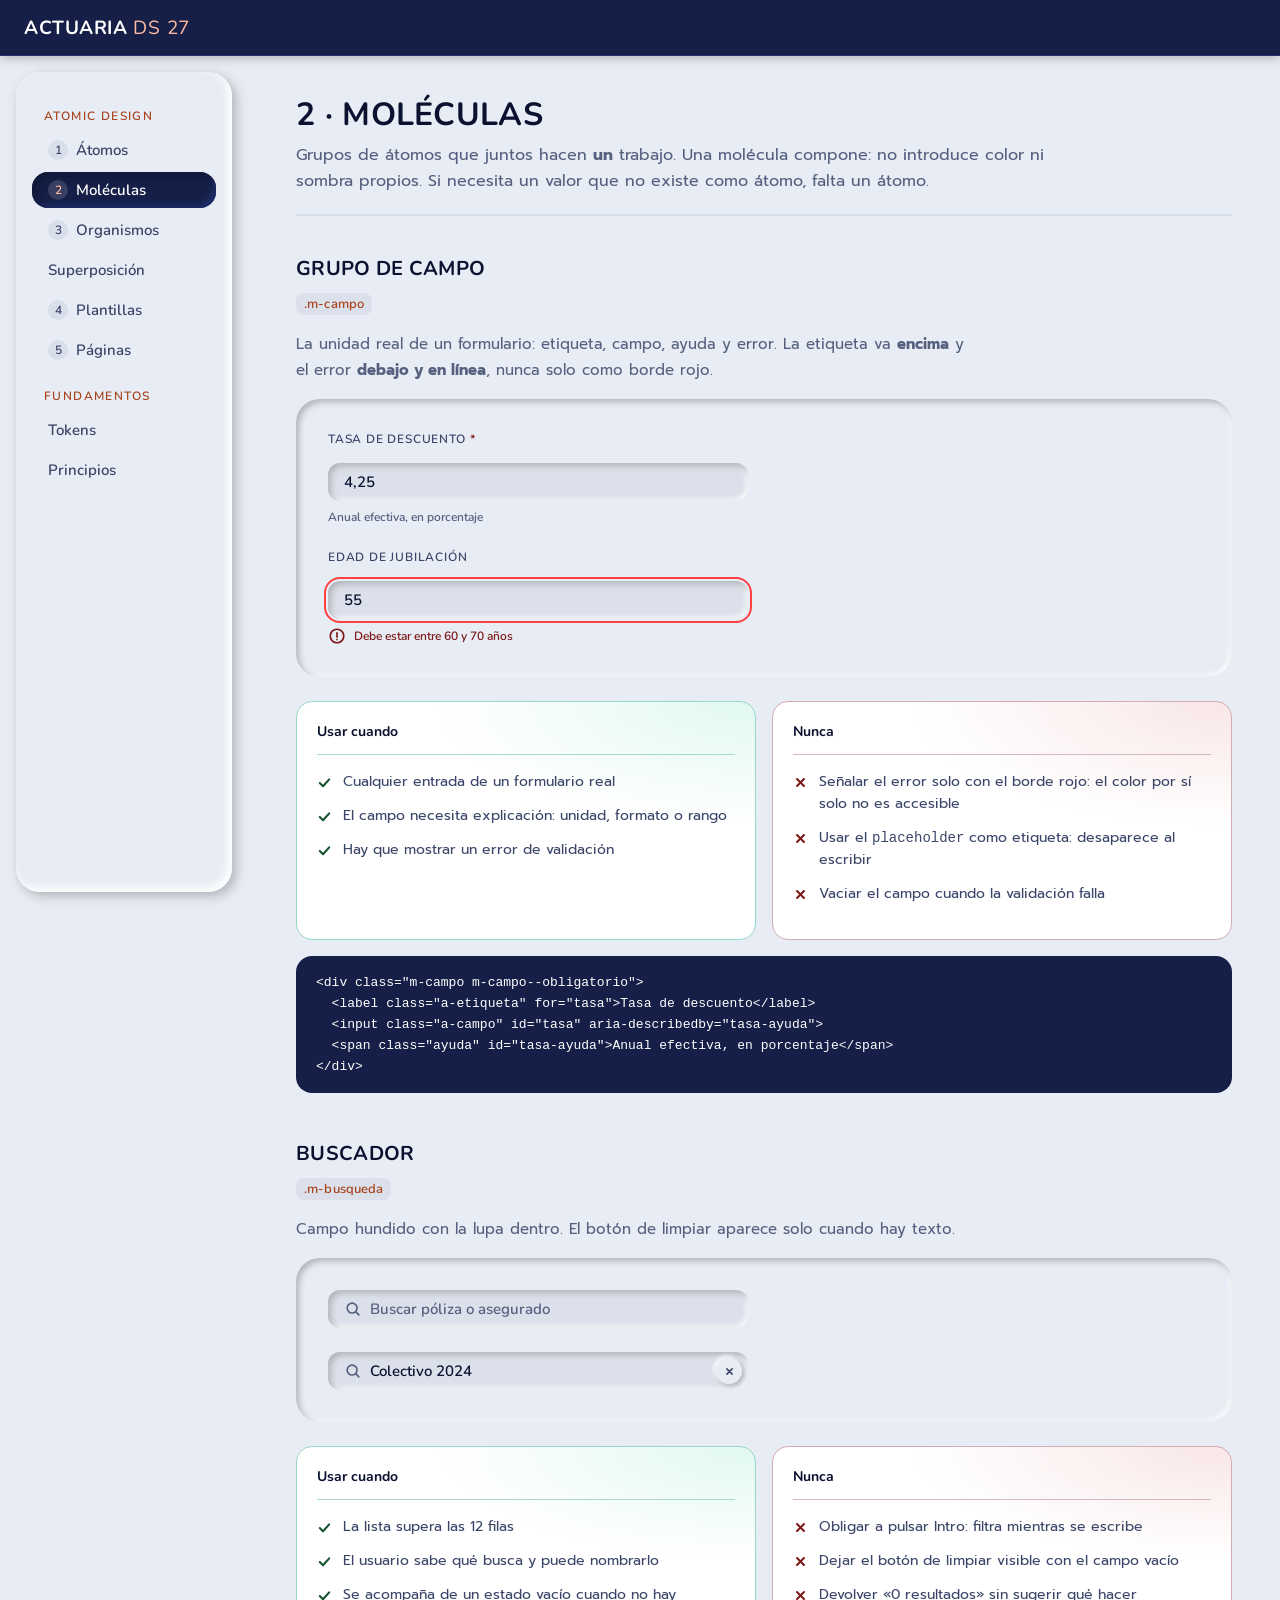
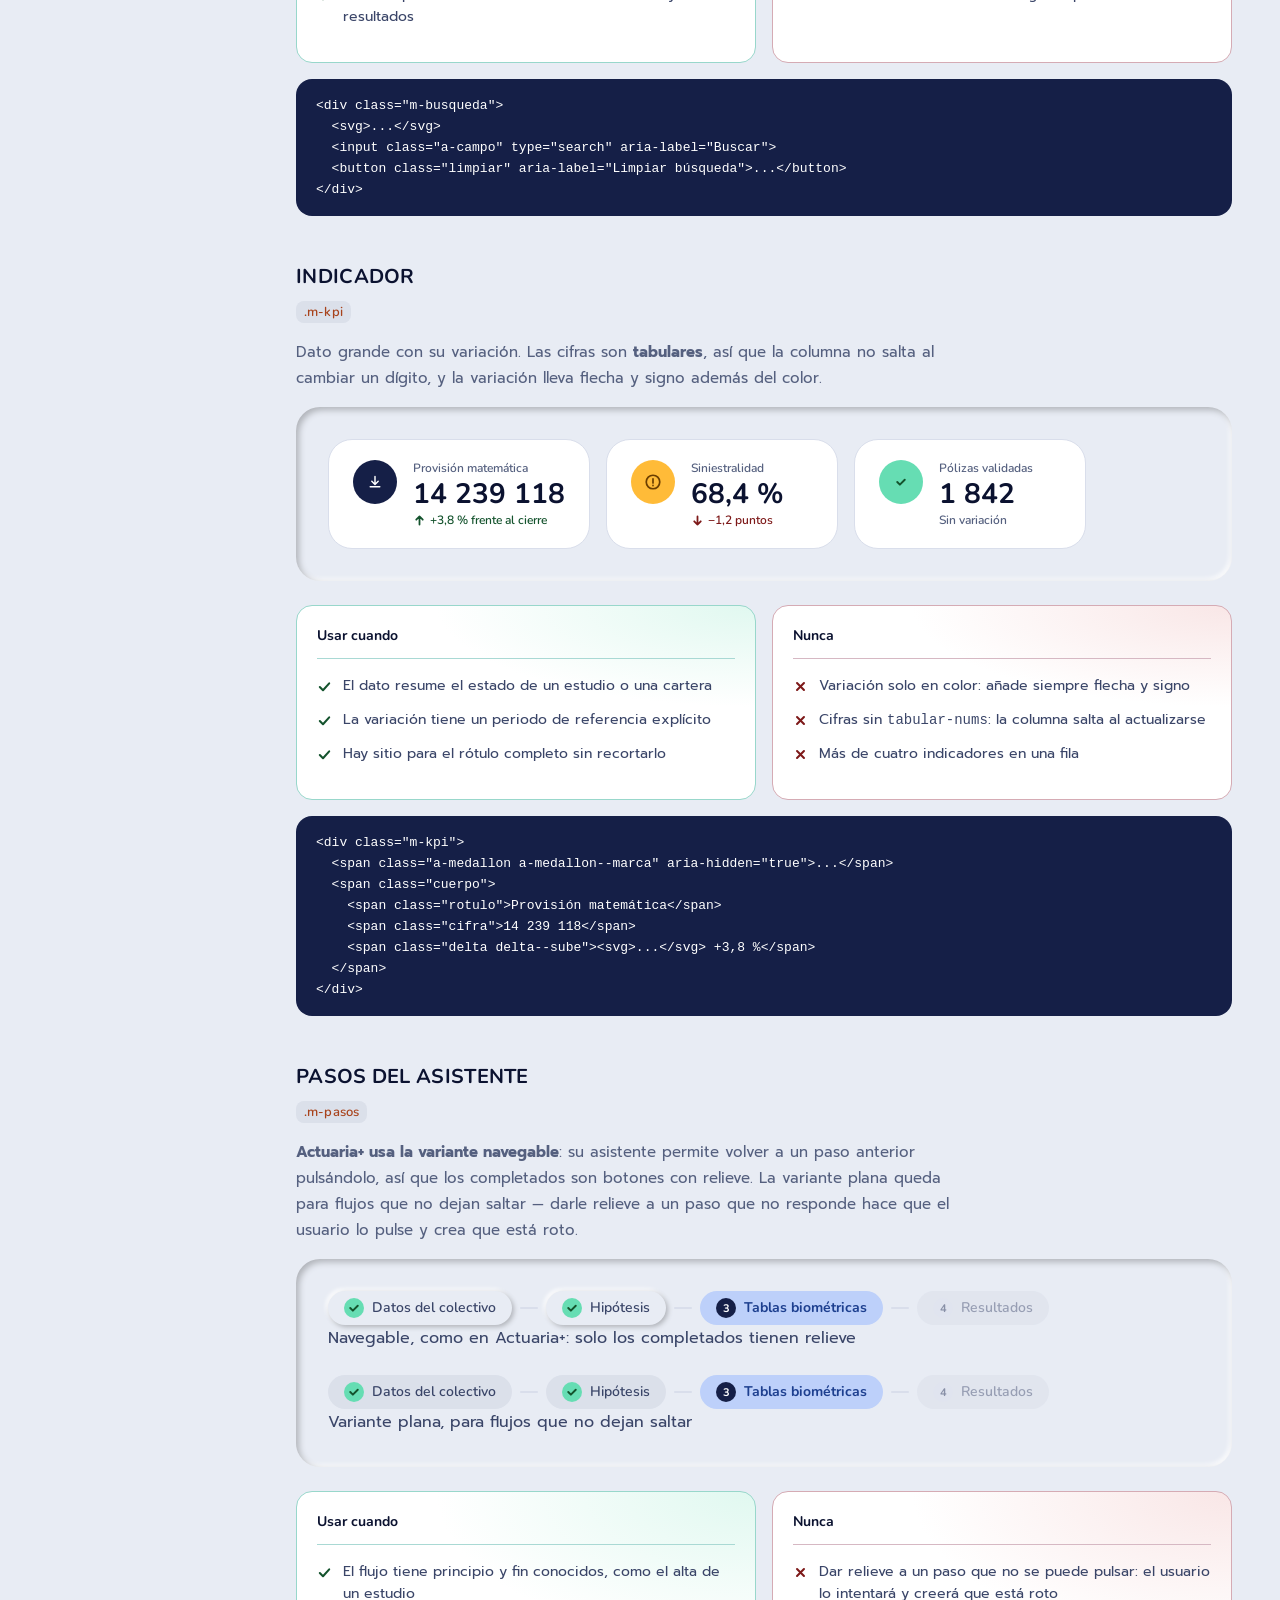
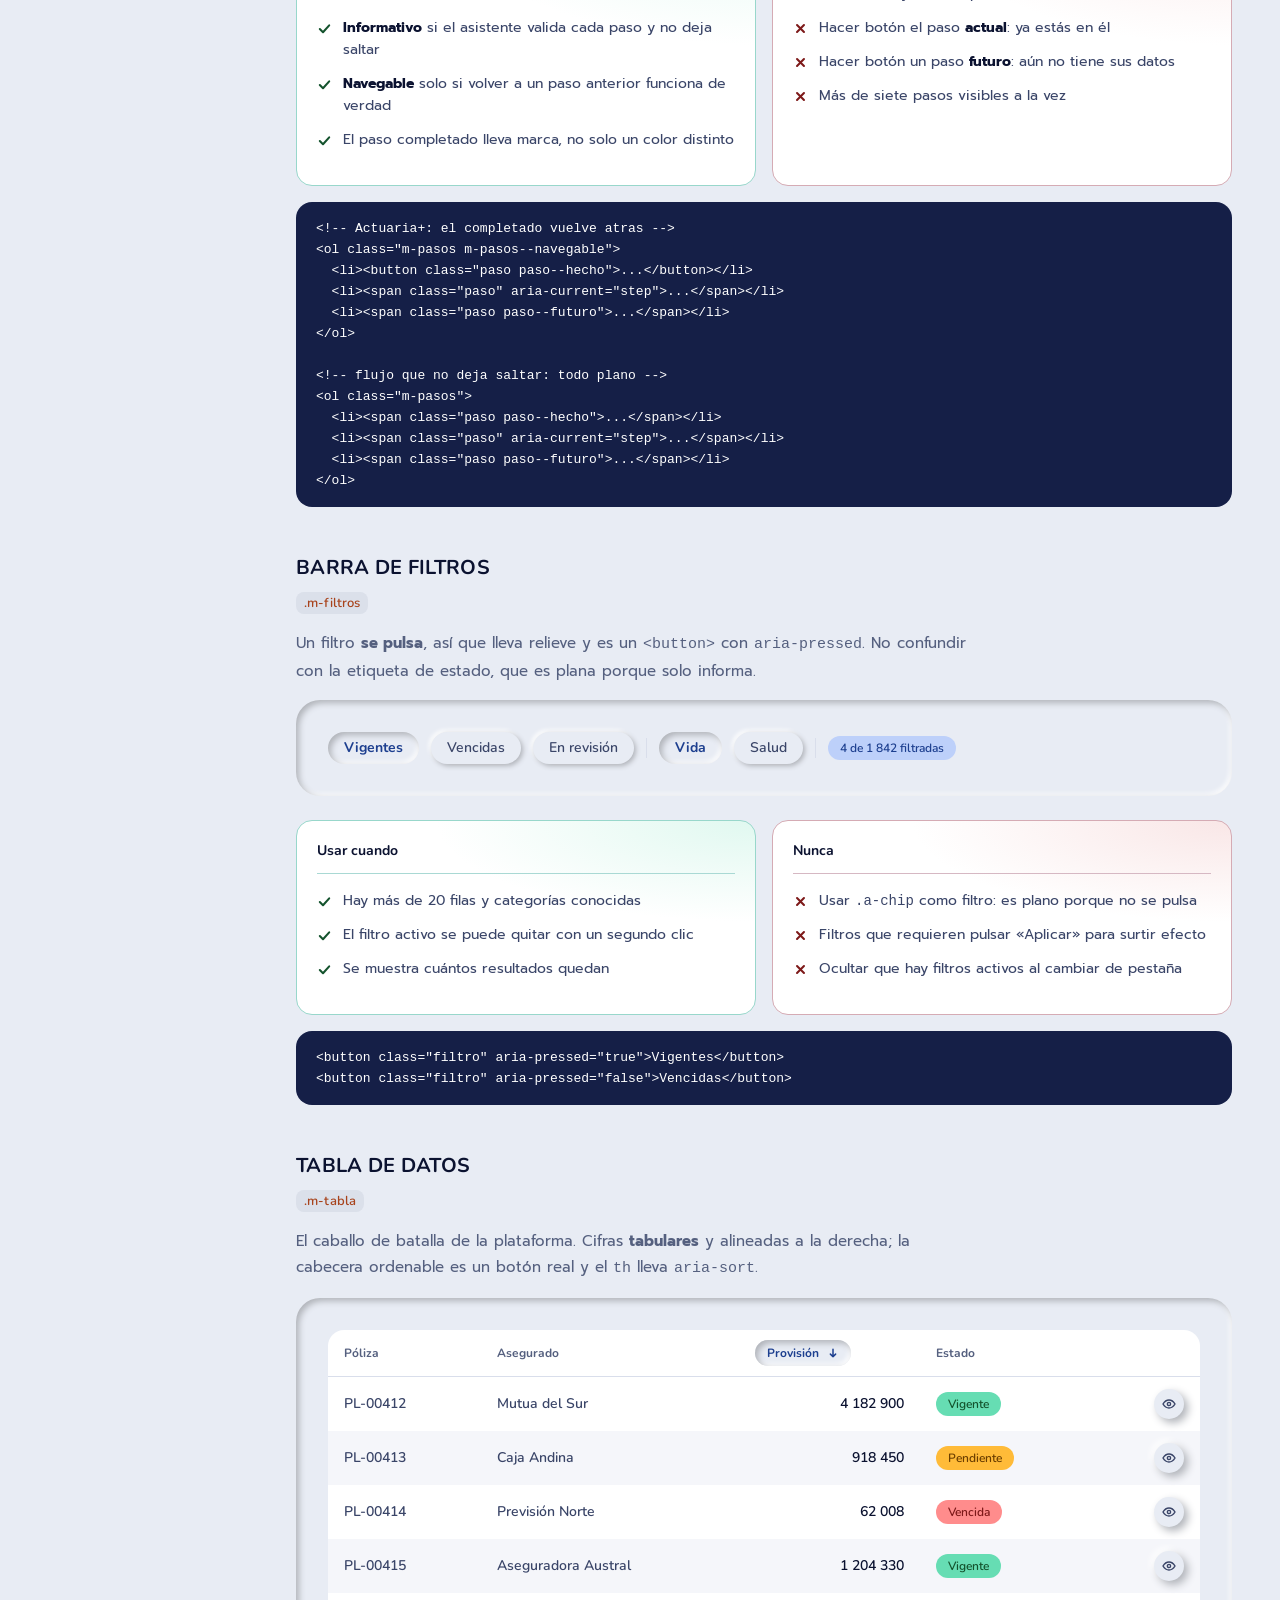
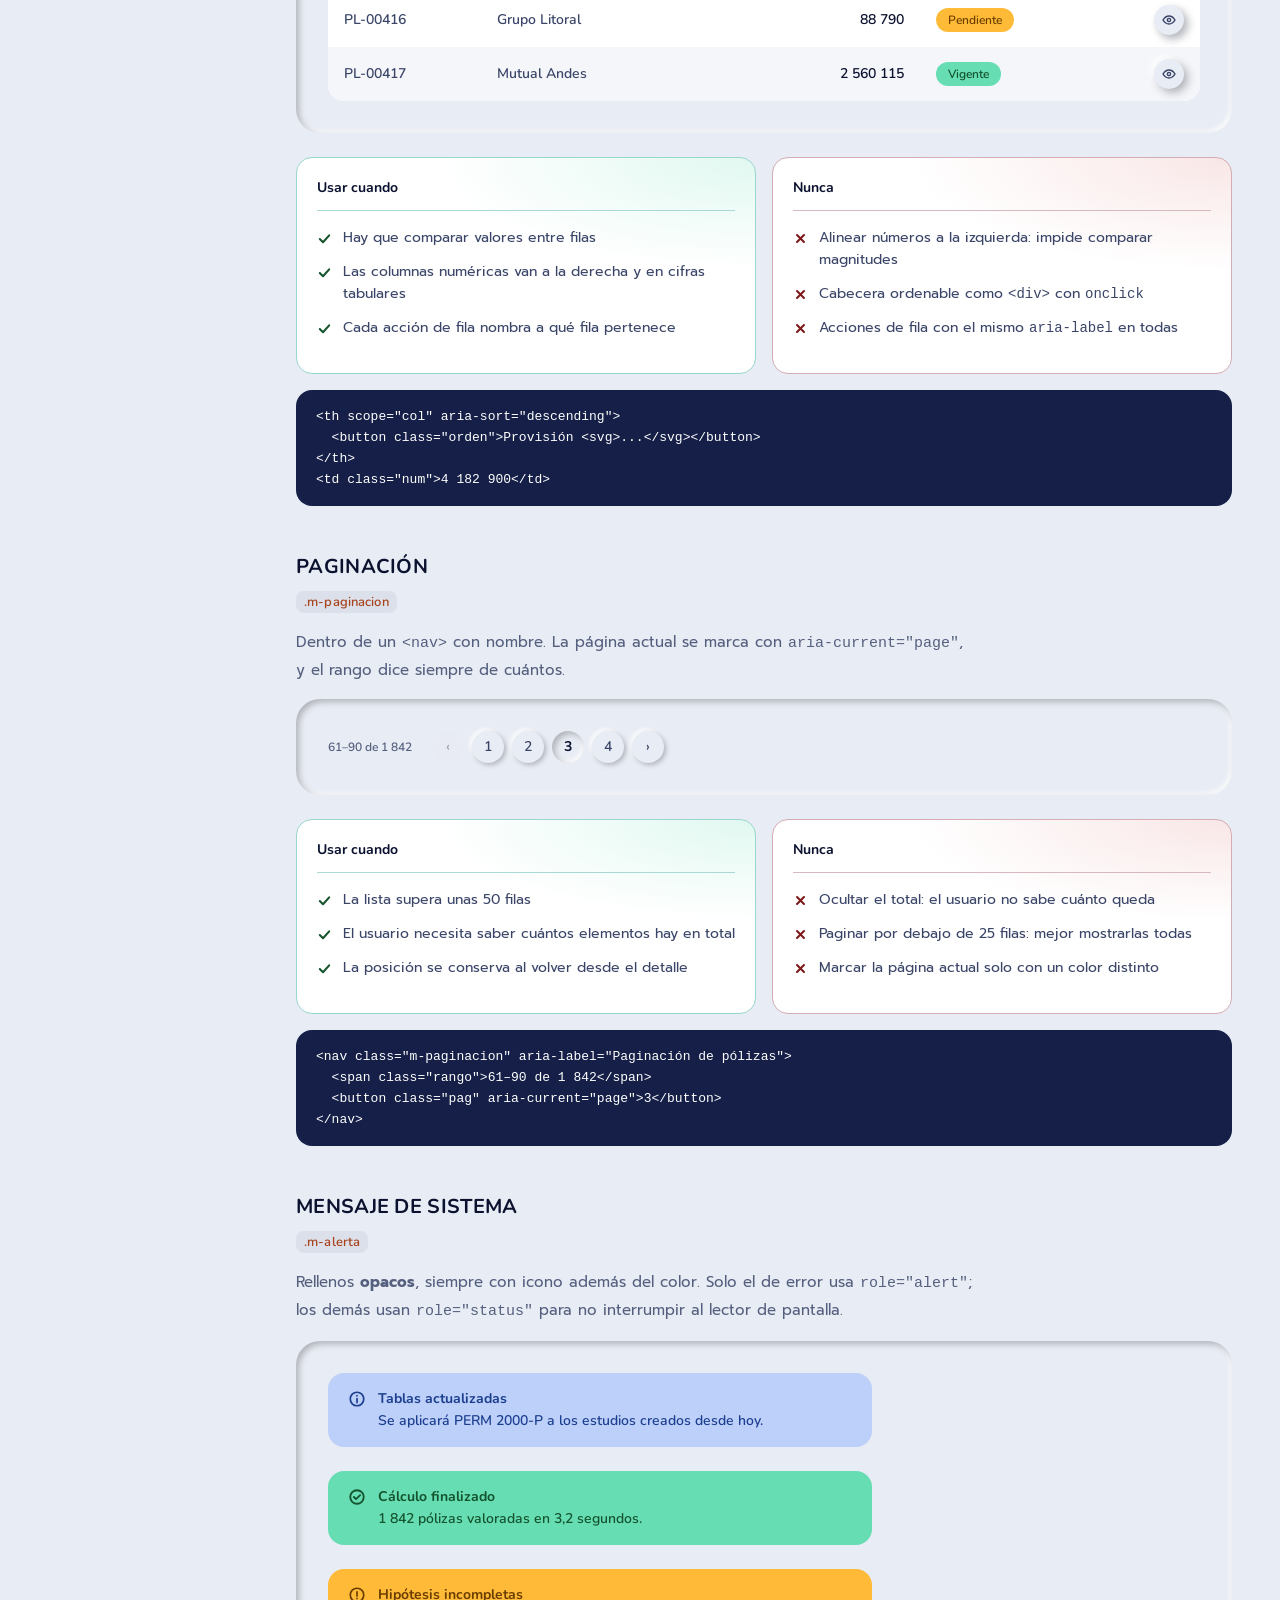
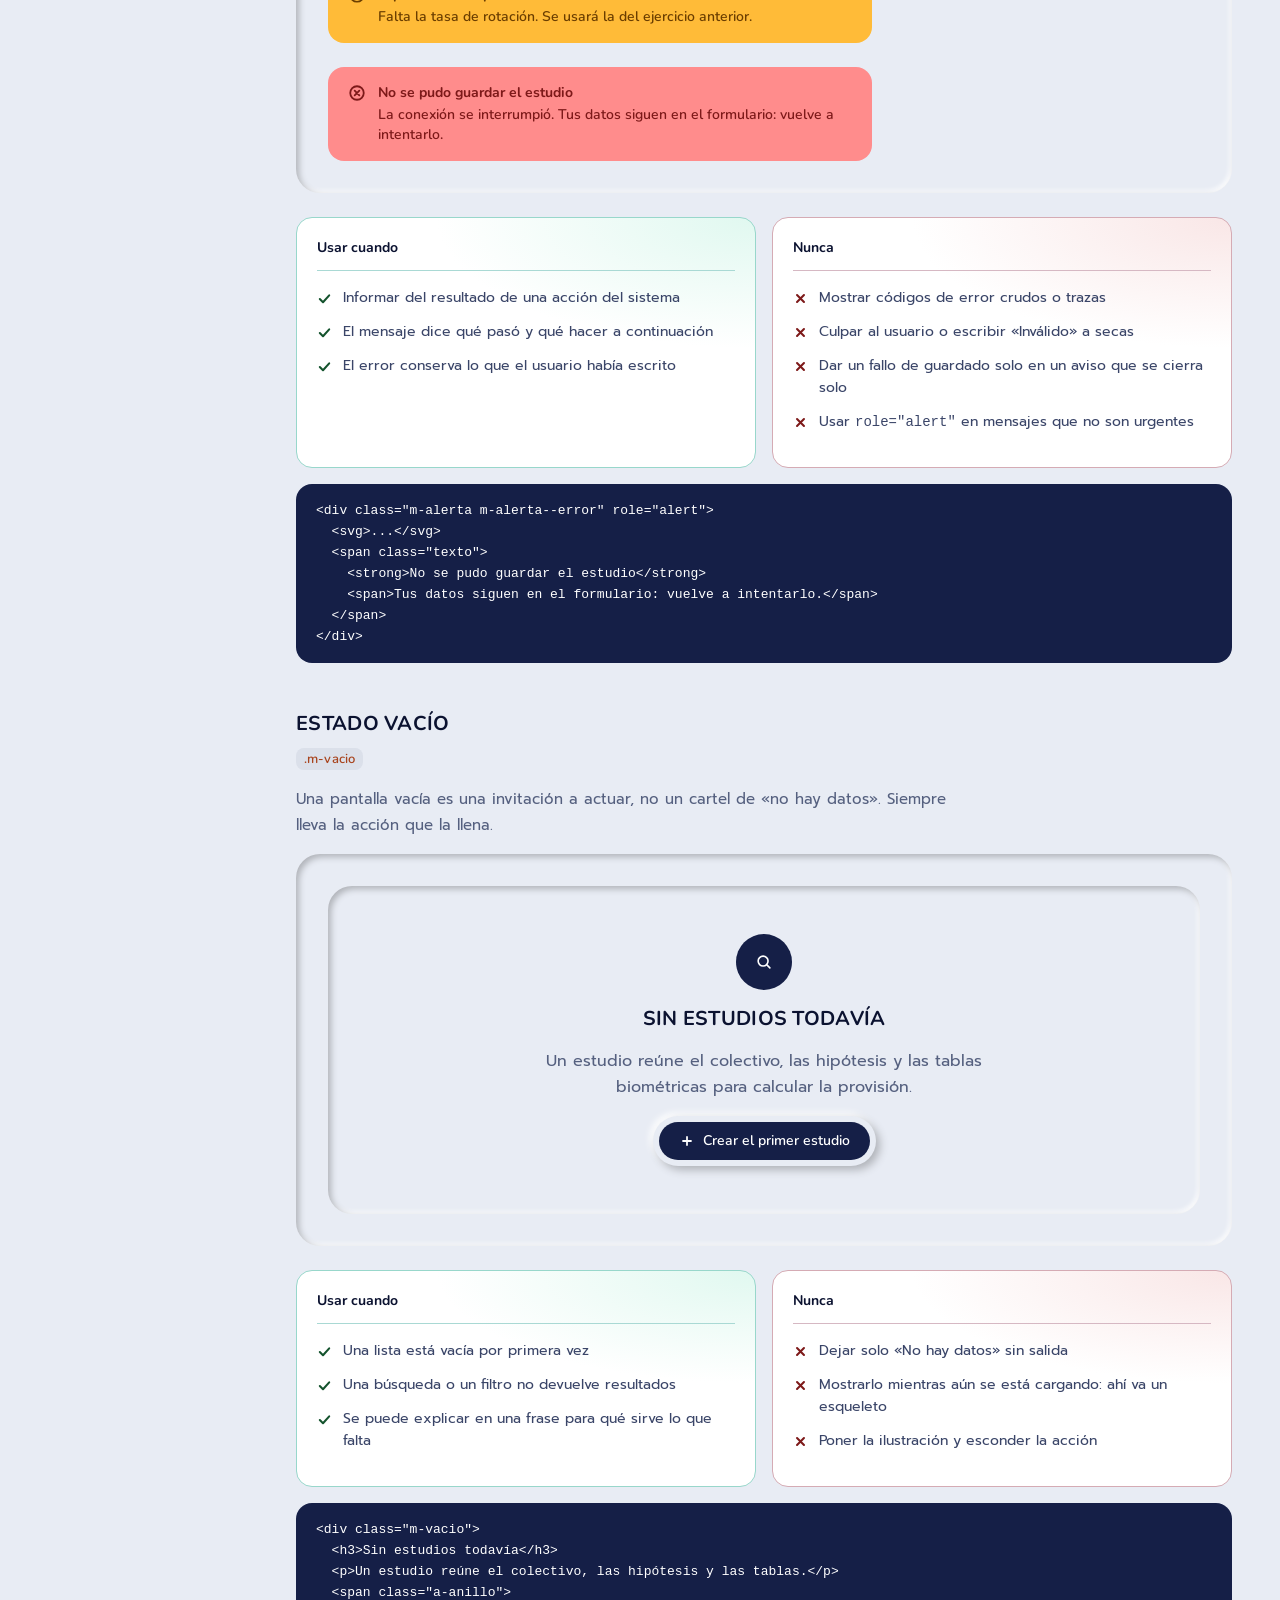
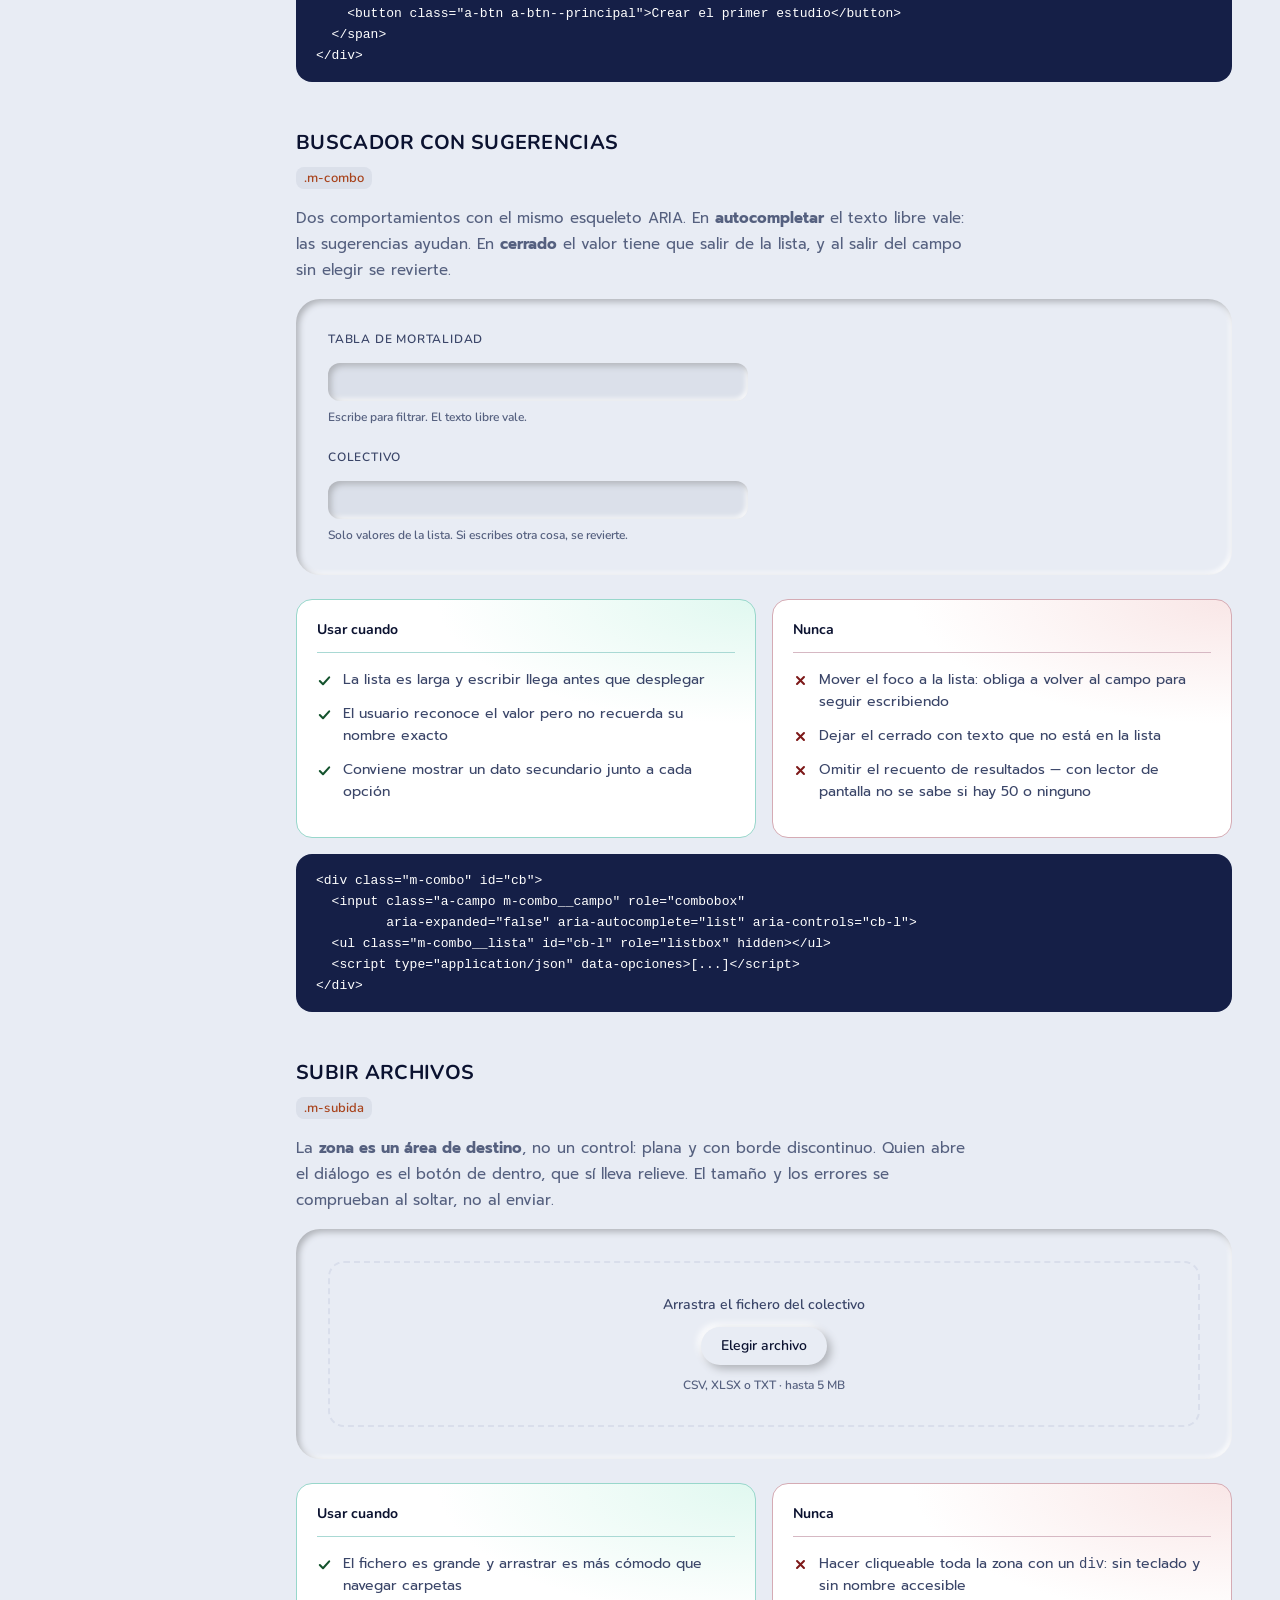
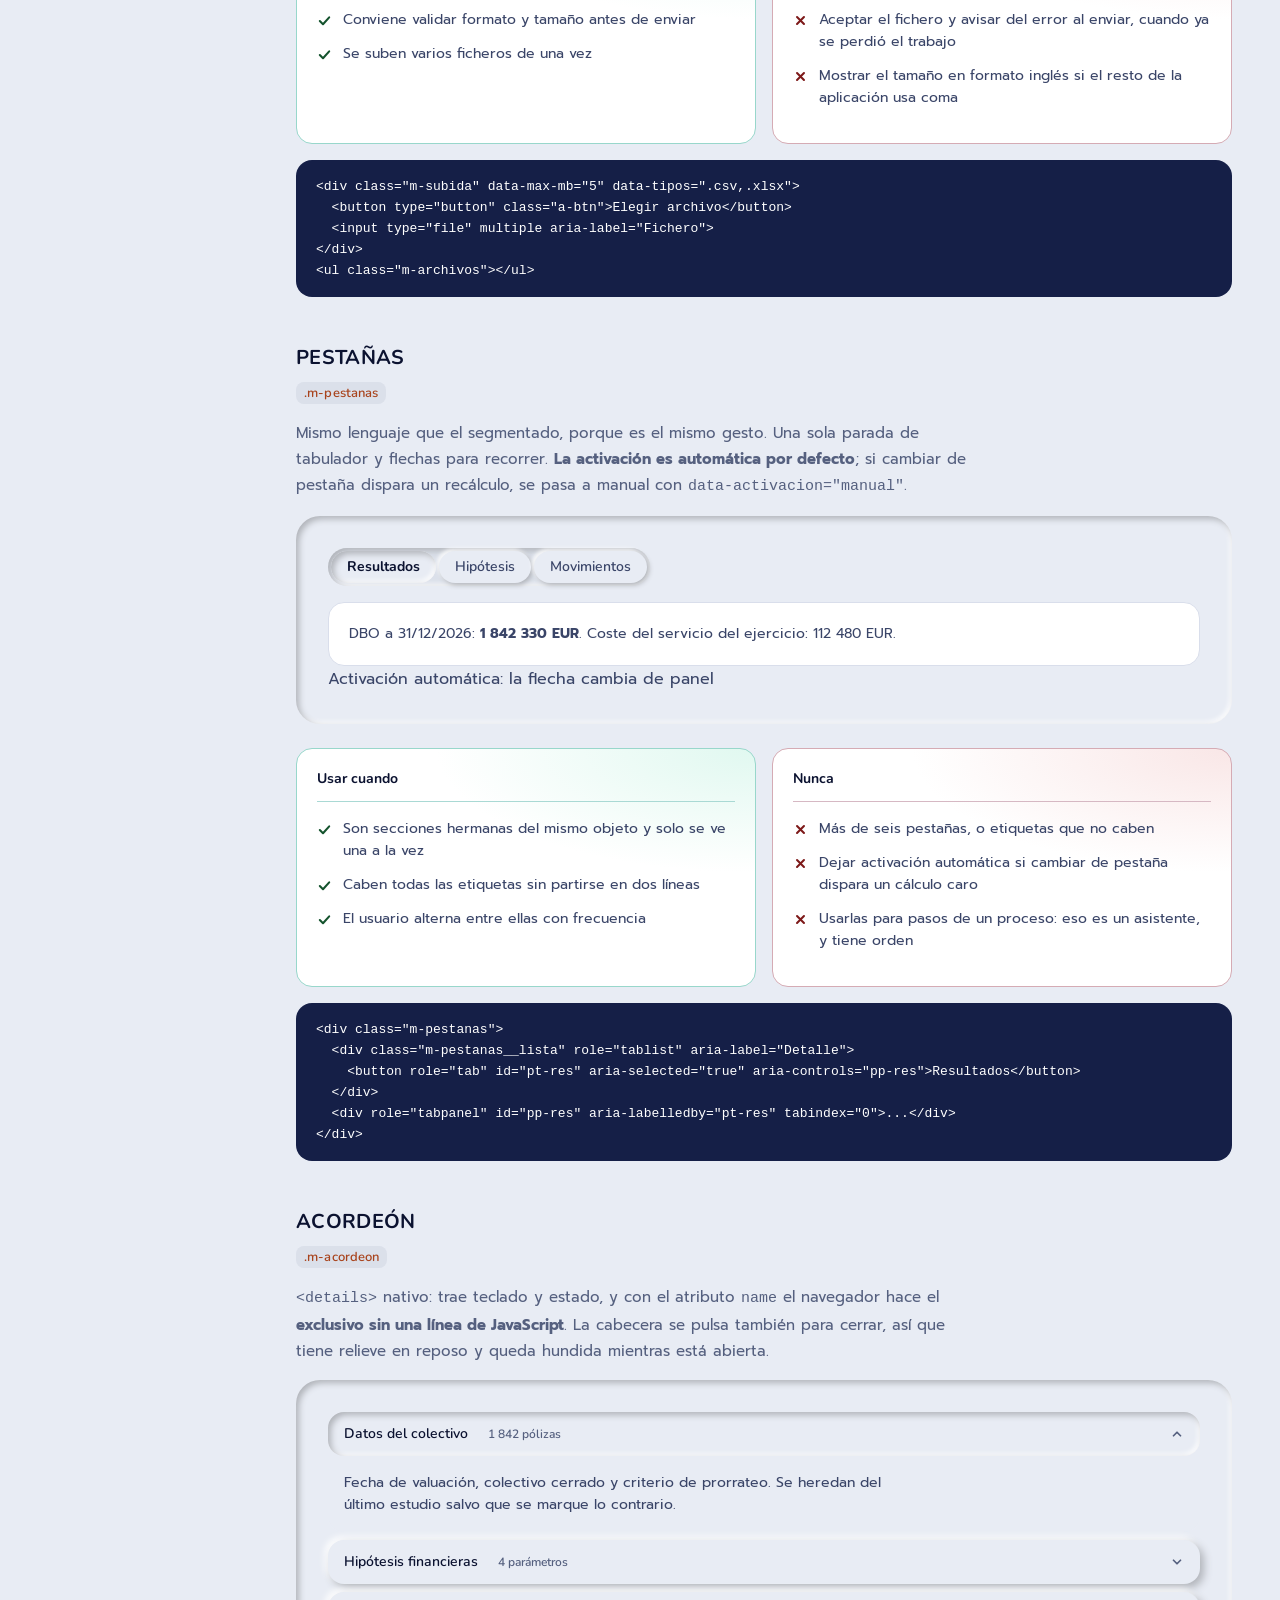
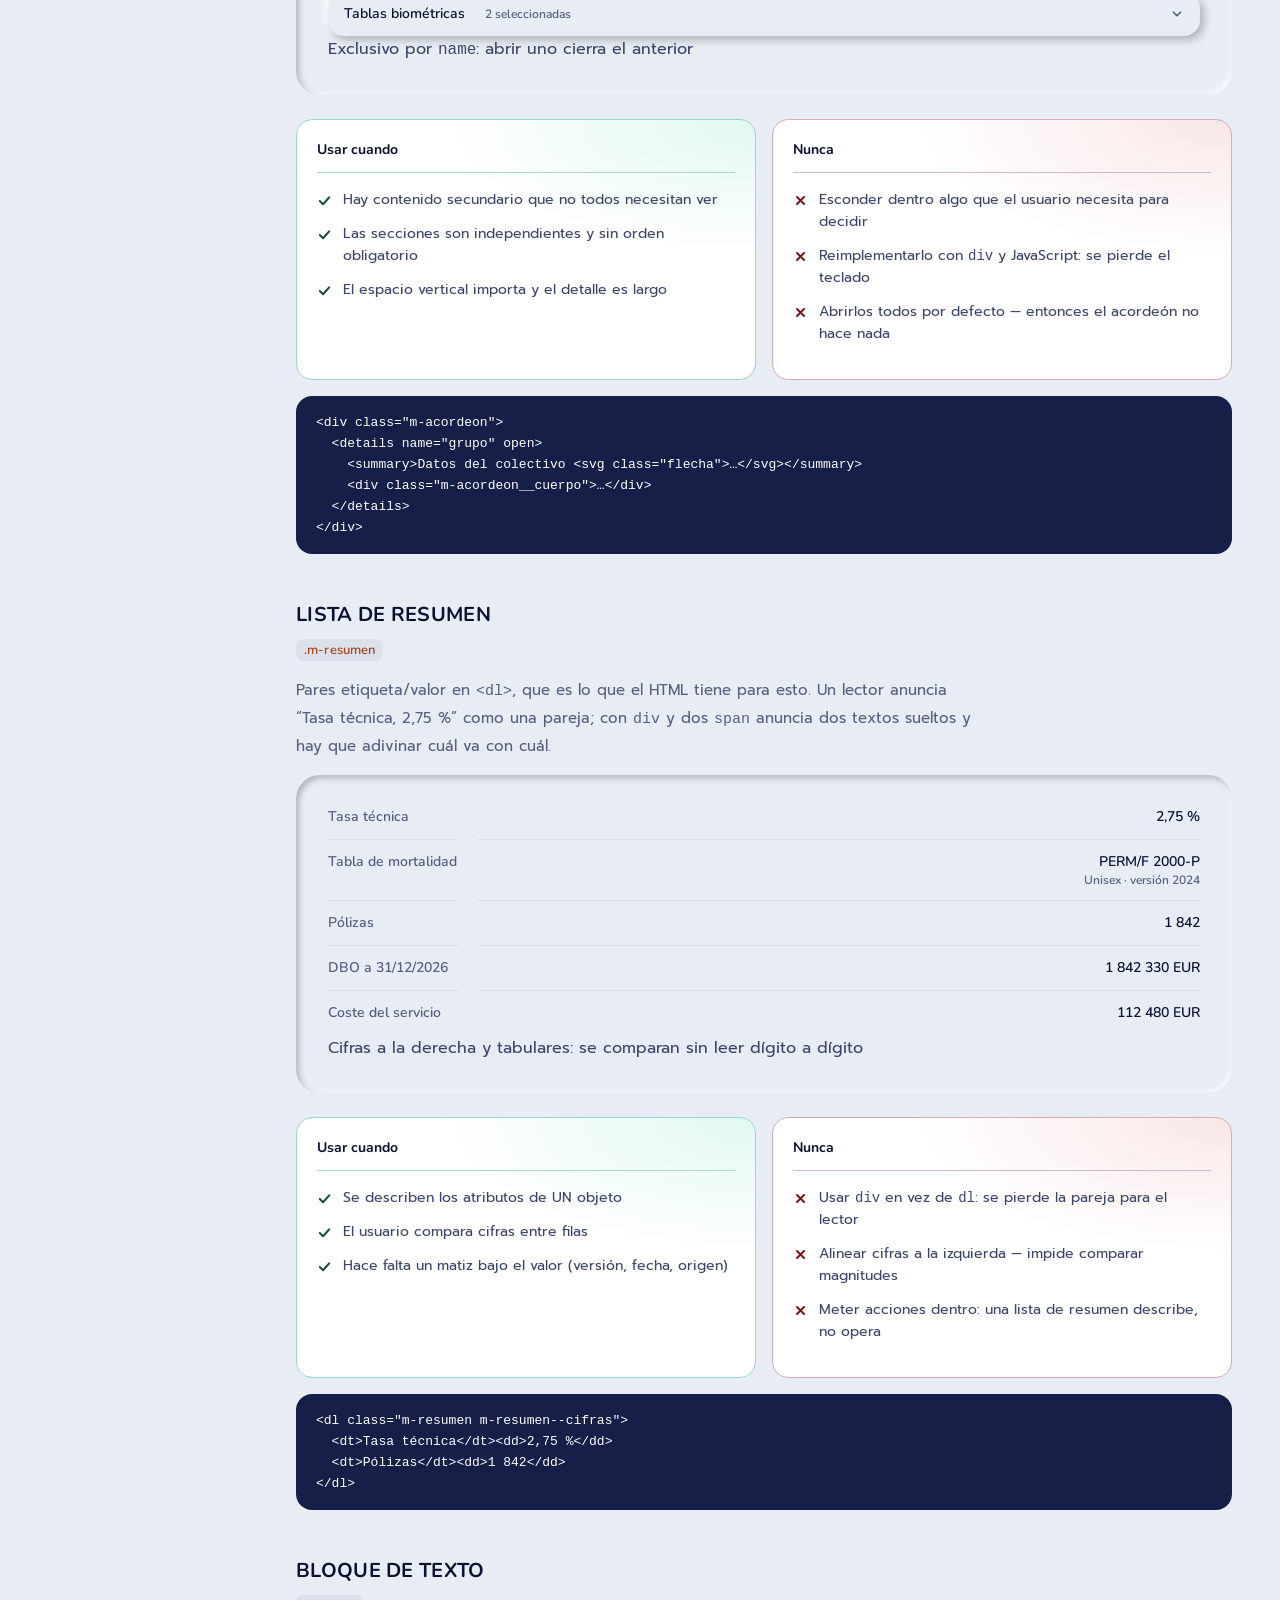
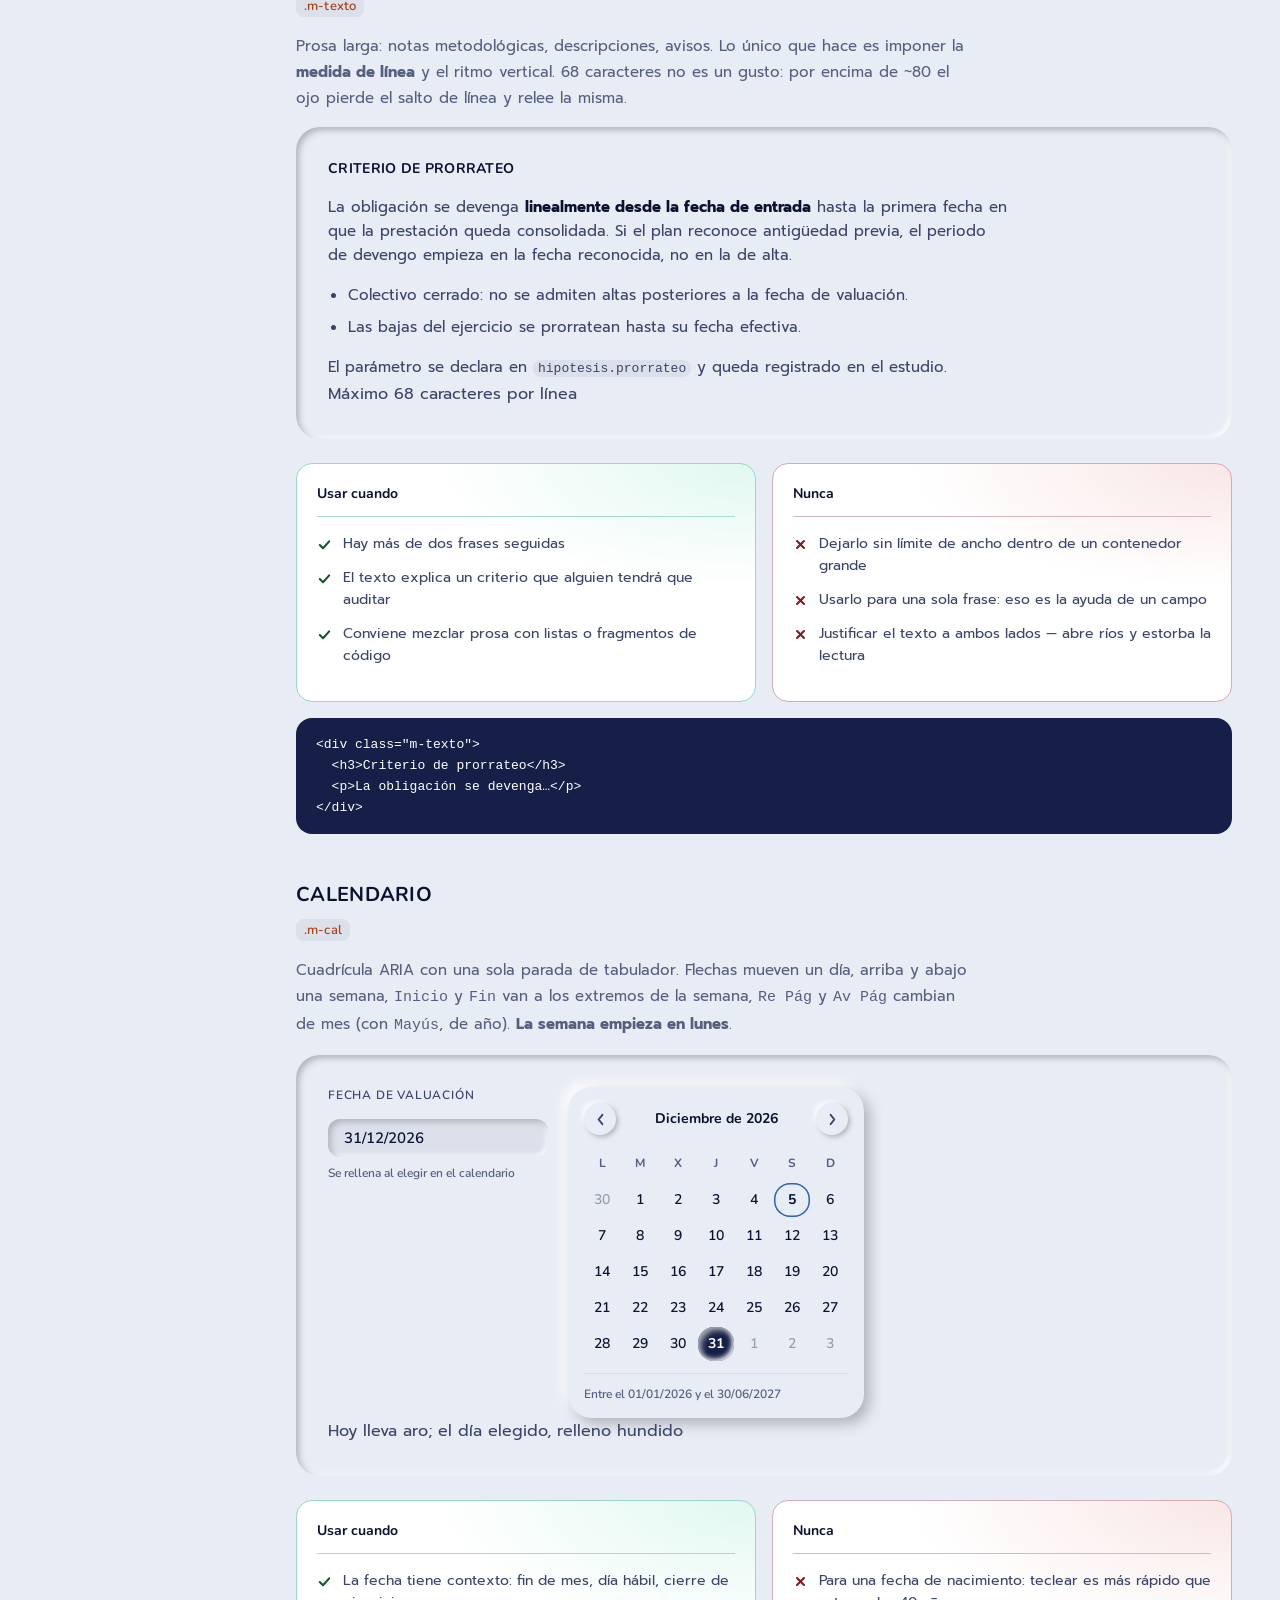
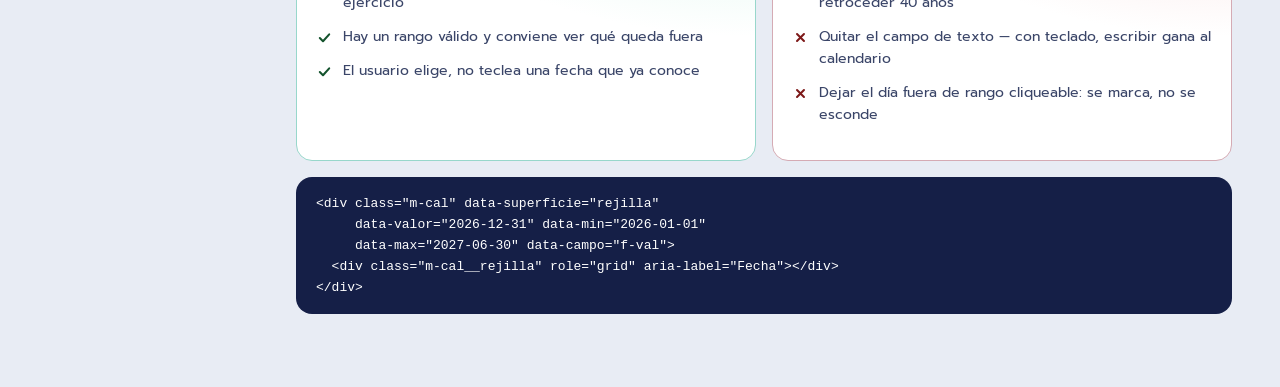
<file: pages/02-moleculas.html>
<!doctype html>
<html lang="es">
<head>
<meta charset="utf-8">
<meta name="viewport" content="width=device-width, initial-scale=1">
<title>Moléculas · Actuaria DS 27</title>
<link rel="preconnect" href="https://fonts.googleapis.com">
<link rel="preconnect" href="https://fonts.gstatic.com" crossorigin>
<link href="https://fonts.googleapis.com/css2?family=Nunito:wght@400;600;700;800;900&family=Prompt:wght@300;400;500;700&display=swap" rel="stylesheet">
<link rel="stylesheet" href="../css/00b-fuentes.css?v=eaa7ce03">
<link rel="stylesheet" href="../css/00-reset.css?v=e9a6c5a0">
<link rel="stylesheet" href="../css/01-tokens.css?v=fd2a9269">
<link rel="stylesheet" href="../css/02-atomos.css?v=bddce91a">
<link rel="stylesheet" href="../css/03-moleculas.css?v=9980729d">
<link rel="stylesheet" href="../css/04-organismos.css?v=e0ed5479">
<link rel="stylesheet" href="../css/05-superposicion.css?v=d14b8bef">
<link rel="stylesheet" href="../css/06-plantillas.css?v=9026bb77">
<link rel="stylesheet" href="../css/90-escaparate.css?v=cea5bd8c">
</head>
<body>
<a class="sr-only" href="#principal">Saltar al contenido</a>
<header class="esc-topbar">
  <a class="esc-marca" href="../index.html">ACTUARIA <span>DS 27</span></a>
</header>
<div class="esc-shell">
  <nav class="esc-nav" aria-label="Capas del design system">
    <span class="esc-nav-tit">Atomic Design</span>
    <a class="esc-nav-link" href="../pages/01-atomos.html" data-capa="1"><b>1</b> Átomos</a>
    <a class="esc-nav-link" href="../pages/02-moleculas.html" data-capa="2"><b>2</b> Moléculas</a>
    <a class="esc-nav-link" href="../pages/03-organismos.html" data-capa="3"><b>3</b> Organismos</a>
    <a class="esc-nav-link" href="../pages/04-superposicion.html">Superposición</a>
    <a class="esc-nav-link" href="../pages/05-plantillas.html" data-capa="4"><b>4</b> Plantillas</a>
    <a class="esc-nav-link" href="../pages/06-paginas.html" data-capa="5"><b>5</b> Páginas</a>
    <span class="esc-nav-tit">Fundamentos</span>
    <a class="esc-nav-link" href="../pages/00-tokens.html">Tokens</a>
    <a class="esc-nav-link" href="../pages/00-principios.html">Principios</a>
  </nav>
  <main class="esc-main" id="principal">
  <div class="esc-cabecera">
    <h1>2 · Moléculas</h1>
    <p>Grupos de átomos que juntos hacen <strong>un</strong> trabajo. Una molécula compone:
       no introduce color ni sombra propios. Si necesita un valor que no existe como átomo,
       falta un átomo.</p>
  </div>

  <section class="ficha" id="campo">
    <h2>Grupo de campo</h2>
    <span class="clase">.m-campo</span>
    <p class="resumen">La unidad real de un formulario: etiqueta, campo, ayuda y error. La etiqueta va <strong>encima</strong> y el error <strong>debajo y en línea</strong>, nunca solo como borde rojo.</p>
    <div class="lienzo lienzo--col">
      <div class="muestra-ancha">
        <div class="m-campo m-campo--obligatorio">
          <label class="a-etiqueta" for="tasa">Tasa de descuento</label>
          <input class="a-campo" id="tasa" value="4,25" aria-describedby="tasa-ayuda">
          <span class="ayuda" id="tasa-ayuda">Anual efectiva, en porcentaje</span>
        </div>
      </div>
      <div class="muestra-ancha">
        <div class="m-campo">
          <label class="a-etiqueta" for="edad">Edad de jubilación</label>
          <input class="a-campo" id="edad" value="55" aria-invalid="true" aria-describedby="edad-err">
          <span class="error" id="edad-err" role="alert"><svg viewBox="0 0 20 20" width="18" height="18" fill="none" stroke="currentColor" stroke-width="1.9" stroke-linecap="round" aria-hidden="true"><path d="M10 6.5v4.5m0 2.8v.2"/><circle cx="10" cy="10" r="7.5"/></svg> Debe estar entre 60 y 70 años</span>
        </div>
      </div>    </div>
    <div class="reglas">
      <div class="regla regla--si"><h3>Usar cuando</h3><ul><li>Cualquier entrada de un formulario real</li><li>El campo necesita explicación: unidad, formato o rango</li><li>Hay que mostrar un error de validación</li></ul></div>
      <div class="regla regla--no"><h3>Nunca</h3><ul><li>Señalar el error solo con el borde rojo: el color por sí solo no es accesible</li><li>Usar el <code>placeholder</code> como etiqueta: desaparece al escribir</li><li>Vaciar el campo cuando la validación falla</li></ul></div>
    </div>
    <pre class="codigo">&lt;div class="m-campo m-campo--obligatorio"&gt;
  &lt;label class="a-etiqueta" for="tasa"&gt;Tasa de descuento&lt;/label&gt;
  &lt;input class="a-campo" id="tasa" aria-describedby="tasa-ayuda"&gt;
  &lt;span class="ayuda" id="tasa-ayuda"&gt;Anual efectiva, en porcentaje&lt;/span&gt;
&lt;/div&gt;</pre>
  </section>

  <section class="ficha" id="busqueda">
    <h2>Buscador</h2>
    <span class="clase">.m-busqueda</span>
    <p class="resumen">Campo hundido con la lupa dentro. El botón de limpiar aparece solo cuando hay texto.</p>
    <div class="lienzo lienzo--col">
      <div class="muestra-ancha">
        <div class="m-busqueda">
          <svg viewBox="0 0 20 20" width="18" height="18" fill="none" stroke="currentColor" stroke-width="1.8" stroke-linecap="round" aria-hidden="true"><circle cx="9" cy="9" r="5.5"/><path d="m13.5 13.5 3 3"/></svg>
          <input class="a-campo" type="search" placeholder="Buscar póliza o asegurado" aria-label="Buscar">
        </div>
      </div>
      <div class="muestra-ancha">
        <div class="m-busqueda">
          <svg viewBox="0 0 20 20" width="18" height="18" fill="none" stroke="currentColor" stroke-width="1.8" stroke-linecap="round" aria-hidden="true"><circle cx="9" cy="9" r="5.5"/><path d="m13.5 13.5 3 3"/></svg>
          <input class="a-campo" type="search" value="Colectivo 2024" aria-label="Buscar">
          <button class="limpiar" aria-label="Limpiar búsqueda"><svg viewBox="0 0 20 20" width="13" height="13" fill="none" stroke="currentColor" stroke-width="2.4" stroke-linecap="round" aria-hidden="true"><path d="M6 6l8 8M14 6l-8 8"/></svg></button>
        </div>
      </div>    </div>
    <div class="reglas">
      <div class="regla regla--si"><h3>Usar cuando</h3><ul><li>La lista supera las 12 filas</li><li>El usuario sabe qué busca y puede nombrarlo</li><li>Se acompaña de un estado vacío cuando no hay resultados</li></ul></div>
      <div class="regla regla--no"><h3>Nunca</h3><ul><li>Obligar a pulsar Intro: filtra mientras se escribe</li><li>Dejar el botón de limpiar visible con el campo vacío</li><li>Devolver «0 resultados» sin sugerir qué hacer</li></ul></div>
    </div>
    <pre class="codigo">&lt;div class="m-busqueda"&gt;
  &lt;svg&gt;...&lt;/svg&gt;
  &lt;input class="a-campo" type="search" aria-label="Buscar"&gt;
  &lt;button class="limpiar" aria-label="Limpiar búsqueda"&gt;...&lt;/button&gt;
&lt;/div&gt;</pre>
  </section>

  <section class="ficha" id="kpi">
    <h2>Indicador</h2>
    <span class="clase">.m-kpi</span>
    <p class="resumen">Dato grande con su variación. Las cifras son <strong>tabulares</strong>, así que la columna no salta al cambiar un dígito, y la variación lleva flecha y signo además del color.</p>
    <div class="lienzo lienzo--col">
      <div class="fila-muestras">
        <div class="m-kpi">
          <span class="a-medallon a-medallon--marca" aria-hidden="true"><svg viewBox="0 0 20 20" width="16" height="16" fill="none" stroke="currentColor" stroke-width="1.8" stroke-linecap="round" stroke-linejoin="round" aria-hidden="true"><path d="M10 3v10m0 0 4-4m-4 4-4-4M4 16h12"/></svg></span>
          <span class="cuerpo">
            <span class="rotulo">Provisión matemática</span>
            <span class="cifra">14 239 118</span>
            <span class="delta delta--sube"><svg viewBox="0 0 16 16" width="13" height="13" fill="none" stroke="currentColor" stroke-width="2.2" stroke-linecap="round" stroke-linejoin="round" aria-hidden="true"><path d="M8 13V3m0 0L4 7m4-4 4 4"/></svg> +3,8 % frente al cierre</span>
          </span>
        </div>
        <div class="m-kpi">
          <span class="a-medallon a-medallon--aviso" aria-hidden="true"><svg viewBox="0 0 20 20" width="18" height="18" fill="none" stroke="currentColor" stroke-width="1.9" stroke-linecap="round" aria-hidden="true"><path d="M10 6.5v4.5m0 2.8v.2"/><circle cx="10" cy="10" r="7.5"/></svg></span>
          <span class="cuerpo">
            <span class="rotulo">Siniestralidad</span>
            <span class="cifra">68,4 %</span>
            <span class="delta delta--baja"><svg viewBox="0 0 16 16" width="13" height="13" fill="none" stroke="currentColor" stroke-width="2.2" stroke-linecap="round" stroke-linejoin="round" aria-hidden="true"><path d="M8 3v10m0 0 4-4m-4 4-4-4"/></svg> −1,2 puntos</span>
          </span>
        </div>
        <div class="m-kpi">
          <span class="a-medallon a-medallon--ok" aria-hidden="true"><svg viewBox="0 0 16 16" width="12" height="12" fill="none" stroke="currentColor" stroke-width="2.6" stroke-linecap="round" stroke-linejoin="round" aria-hidden="true"><path d="m3 8 3.5 3.5L13 5"/></svg></span>
          <span class="cuerpo">
            <span class="rotulo">Pólizas validadas</span>
            <span class="cifra">1 842</span>
            <span class="delta delta--igual">Sin variación</span>
          </span>
        </div>
      </div>    </div>
    <div class="reglas">
      <div class="regla regla--si"><h3>Usar cuando</h3><ul><li>El dato resume el estado de un estudio o una cartera</li><li>La variación tiene un periodo de referencia explícito</li><li>Hay sitio para el rótulo completo sin recortarlo</li></ul></div>
      <div class="regla regla--no"><h3>Nunca</h3><ul><li>Variación solo en color: añade siempre flecha y signo</li><li>Cifras sin <code>tabular-nums</code>: la columna salta al actualizarse</li><li>Más de cuatro indicadores en una fila</li></ul></div>
    </div>
    <pre class="codigo">&lt;div class="m-kpi"&gt;
  &lt;span class="a-medallon a-medallon--marca" aria-hidden="true"&gt;...&lt;/span&gt;
  &lt;span class="cuerpo"&gt;
    &lt;span class="rotulo"&gt;Provisión matemática&lt;/span&gt;
    &lt;span class="cifra"&gt;14 239 118&lt;/span&gt;
    &lt;span class="delta delta--sube"&gt;&lt;svg&gt;...&lt;/svg&gt; +3,8 %&lt;/span&gt;
  &lt;/span&gt;
&lt;/div&gt;</pre>
  </section>

  <section class="ficha" id="pasos">
    <h2>Pasos del asistente</h2>
    <span class="clase">.m-pasos</span>
    <p class="resumen"><strong>Actuaria+ usa la variante navegable</strong>: su asistente permite volver a un paso
       anterior pulsándolo, así que los completados son botones con relieve. La variante plana queda
       para flujos que no dejan saltar — darle relieve a un paso que no responde hace que el usuario
       lo pulse y crea que está roto.</p>
    <div class="lienzo lienzo--col">
      <div class="muestra-ancha">
        <ol class="m-pasos m-pasos--navegable">
          <li><button class="paso paso--hecho"><span class="indice"><svg viewBox="0 0 16 16" width="12" height="12" fill="none" stroke="currentColor" stroke-width="2.6" stroke-linecap="round" stroke-linejoin="round" aria-hidden="true"><path d="m3 8 3.5 3.5L13 5"/></svg></span> Datos del colectivo</button><span class="union"></span></li>
          <li><button class="paso paso--hecho"><span class="indice"><svg viewBox="0 0 16 16" width="12" height="12" fill="none" stroke="currentColor" stroke-width="2.6" stroke-linecap="round" stroke-linejoin="round" aria-hidden="true"><path d="m3 8 3.5 3.5L13 5"/></svg></span> Hipótesis</button><span class="union"></span></li>
          <li><span class="paso" aria-current="step"><span class="indice">3</span> Tablas biométricas</span><span class="union"></span></li>
          <li><span class="paso paso--futuro"><span class="indice">4</span> Resultados</span></li>
        </ol>
        <span class="pie">Navegable, como en Actuaria+: solo los completados tienen relieve</span>
      </div>
      <div class="muestra-ancha">
        <ol class="m-pasos">
          <li><span class="paso paso--hecho"><span class="indice"><svg viewBox="0 0 16 16" width="12" height="12" fill="none" stroke="currentColor" stroke-width="2.6" stroke-linecap="round" stroke-linejoin="round" aria-hidden="true"><path d="m3 8 3.5 3.5L13 5"/></svg></span> Datos del colectivo</span><span class="union"></span></li>
          <li><span class="paso paso--hecho"><span class="indice"><svg viewBox="0 0 16 16" width="12" height="12" fill="none" stroke="currentColor" stroke-width="2.6" stroke-linecap="round" stroke-linejoin="round" aria-hidden="true"><path d="m3 8 3.5 3.5L13 5"/></svg></span> Hipótesis</span><span class="union"></span></li>
          <li><span class="paso" aria-current="step"><span class="indice">3</span> Tablas biométricas</span><span class="union"></span></li>
          <li><span class="paso paso--futuro"><span class="indice">4</span> Resultados</span></li>
        </ol>
        <span class="pie">Variante plana, para flujos que no dejan saltar</span>
      </div>
    </div>
    <div class="reglas">
      <div class="regla regla--si"><h3>Usar cuando</h3><ul>
        <li>El flujo tiene principio y fin conocidos, como el alta de un estudio</li>
        <li><strong>Informativo</strong> si el asistente valida cada paso y no deja saltar</li>
        <li><strong>Navegable</strong> solo si volver a un paso anterior funciona de verdad</li>
        <li>El paso completado lleva marca, no solo un color distinto</li></ul></div>
      <div class="regla regla--no"><h3>Nunca</h3><ul>
        <li>Dar relieve a un paso que no se puede pulsar: el usuario lo intentará y creerá que está roto</li>
        <li>Hacer botón el paso <strong>actual</strong>: ya estás en él</li>
        <li>Hacer botón un paso <strong>futuro</strong>: aún no tiene sus datos</li>
        <li>Más de siete pasos visibles a la vez</li></ul></div>
    </div>
    <pre class="codigo">&lt;!-- Actuaria+: el completado vuelve atras --&gt;
&lt;ol class="m-pasos m-pasos--navegable"&gt;
  &lt;li&gt;&lt;button class="paso paso--hecho"&gt;...&lt;/button&gt;&lt;/li&gt;
  &lt;li&gt;&lt;span class="paso" aria-current="step"&gt;...&lt;/span&gt;&lt;/li&gt;
  &lt;li&gt;&lt;span class="paso paso--futuro"&gt;...&lt;/span&gt;&lt;/li&gt;
&lt;/ol&gt;

&lt;!-- flujo que no deja saltar: todo plano --&gt;
&lt;ol class="m-pasos"&gt;
  &lt;li&gt;&lt;span class="paso paso--hecho"&gt;...&lt;/span&gt;&lt;/li&gt;
  &lt;li&gt;&lt;span class="paso" aria-current="step"&gt;...&lt;/span&gt;&lt;/li&gt;
  &lt;li&gt;&lt;span class="paso paso--futuro"&gt;...&lt;/span&gt;&lt;/li&gt;
&lt;/ol&gt;</pre>
  </section>

  <section class="ficha" id="filtros">
    <h2>Barra de filtros</h2>
    <span class="clase">.m-filtros</span>
    <p class="resumen">Un filtro <strong>se pulsa</strong>, así que lleva relieve y es un <code>&lt;button&gt;</code> con <code>aria-pressed</code>. No confundir con la etiqueta de estado, que es plana porque solo informa.</p>
    <div class="lienzo lienzo--col">
      <div class="muestra-ancha">
        <div class="m-filtros">
          <button class="filtro" aria-pressed="true">Vigentes</button>
          <button class="filtro" aria-pressed="false">Vencidas</button>
          <button class="filtro" aria-pressed="false">En revisión</button>
          <span class="separador"></span>
          <button class="filtro" aria-pressed="true">Vida</button>
          <button class="filtro" aria-pressed="false">Salud</button>
          <span class="separador"></span>
          <span class="a-chip a-chip--info">4 de 1 842 filtradas</span>
        </div>
      </div>    </div>
    <div class="reglas">
      <div class="regla regla--si"><h3>Usar cuando</h3><ul><li>Hay más de 20 filas y categorías conocidas</li><li>El filtro activo se puede quitar con un segundo clic</li><li>Se muestra cuántos resultados quedan</li></ul></div>
      <div class="regla regla--no"><h3>Nunca</h3><ul><li>Usar <code>.a-chip</code> como filtro: es plano porque no se pulsa</li><li>Filtros que requieren pulsar «Aplicar» para surtir efecto</li><li>Ocultar que hay filtros activos al cambiar de pestaña</li></ul></div>
    </div>
    <pre class="codigo">&lt;button class="filtro" aria-pressed="true"&gt;Vigentes&lt;/button&gt;
&lt;button class="filtro" aria-pressed="false"&gt;Vencidas&lt;/button&gt;</pre>
  </section>

  <section class="ficha" id="tabla">
    <h2>Tabla de datos</h2>
    <span class="clase">.m-tabla</span>
    <p class="resumen">El caballo de batalla de la plataforma. Cifras <strong>tabulares</strong> y alineadas a la derecha; la cabecera ordenable es un botón real y el <code>th</code> lleva <code>aria-sort</code>.</p>
    <div class="lienzo lienzo--col">
      <div class="muestra-ancha">
        <table class="m-tabla">
          <caption class="sr-only">Pólizas del colectivo, ordenadas por provisión</caption>
          <thead><tr>
            <th scope="col">Póliza</th>
            <th scope="col">Asegurado</th>
            <th scope="col" aria-sort="descending"><button class="orden">Provisión <svg viewBox="0 0 16 16" width="12" height="12" fill="none" stroke="currentColor" stroke-width="2" stroke-linecap="round" stroke-linejoin="round" aria-hidden="true"><path d="M8 3v10m0 0 3.5-3.5M8 13 4.5 9.5"/></svg></button></th>
            <th scope="col">Estado</th>
            <th scope="col"><span class="sr-only">Acciones</span></th>
          </tr></thead>
          <tbody>
            <tr><td>PL-00412</td><td>Mutua del Sur</td><td class="num">4 182 900</td>
                <td><span class="a-chip a-chip--ok">Vigente</span></td>
                <td><span class="acciones"><button class="a-icono a-icono--sm" aria-label="Ver detalle de PL-00412"><svg viewBox="0 0 20 20" width="16" height="16" fill="none" stroke="currentColor" stroke-width="1.8" stroke-linecap="round" stroke-linejoin="round" aria-hidden="true"><path d="M2.5 10S5.5 5 10 5s7.5 5 7.5 5-3 5-7.5 5-7.5-5-7.5-5Z"/><circle cx="10" cy="10" r="2"/></svg></button></span></td></tr>
            <tr><td>PL-00413</td><td>Caja Andina</td><td class="num">918 450</td>
                <td><span class="a-chip a-chip--aviso">Pendiente</span></td>
                <td><span class="acciones"><button class="a-icono a-icono--sm" aria-label="Ver detalle de PL-00413"><svg viewBox="0 0 20 20" width="16" height="16" fill="none" stroke="currentColor" stroke-width="1.8" stroke-linecap="round" stroke-linejoin="round" aria-hidden="true"><path d="M2.5 10S5.5 5 10 5s7.5 5 7.5 5-3 5-7.5 5-7.5-5-7.5-5Z"/><circle cx="10" cy="10" r="2"/></svg></button></span></td></tr>
            <tr><td>PL-00414</td><td>Previsión Norte</td><td class="num">62 008</td>
                <td><span class="a-chip a-chip--error">Vencida</span></td>
                <td><span class="acciones"><button class="a-icono a-icono--sm" aria-label="Ver detalle de PL-00414"><svg viewBox="0 0 20 20" width="16" height="16" fill="none" stroke="currentColor" stroke-width="1.8" stroke-linecap="round" stroke-linejoin="round" aria-hidden="true"><path d="M2.5 10S5.5 5 10 5s7.5 5 7.5 5-3 5-7.5 5-7.5-5-7.5-5Z"/><circle cx="10" cy="10" r="2"/></svg></button></span></td></tr><tr><td>PL-00415</td><td>Aseguradora Austral</td><td class="num">1 204 330</td>
                <td><span class="a-chip a-chip--ok">Vigente</span></td>
                <td><span class="acciones"><button class="a-icono a-icono--sm" aria-label="Ver detalle de PL-00415"><svg viewBox="0 0 20 20" width="16" height="16" fill="none" stroke="currentColor" stroke-width="1.8" stroke-linecap="round" stroke-linejoin="round" aria-hidden="true"><path d="M2.5 10S5.5 5 10 5s7.5 5 7.5 5-3 5-7.5 5-7.5-5-7.5-5Z"/><circle cx="10" cy="10" r="2"/></svg></button></span></td></tr><tr><td>PL-00416</td><td>Grupo Litoral</td><td class="num">88 790</td>
                <td><span class="a-chip a-chip--aviso">Pendiente</span></td>
                <td><span class="acciones"><button class="a-icono a-icono--sm" aria-label="Ver detalle de PL-00416"><svg viewBox="0 0 20 20" width="16" height="16" fill="none" stroke="currentColor" stroke-width="1.8" stroke-linecap="round" stroke-linejoin="round" aria-hidden="true"><path d="M2.5 10S5.5 5 10 5s7.5 5 7.5 5-3 5-7.5 5-7.5-5-7.5-5Z"/><circle cx="10" cy="10" r="2"/></svg></button></span></td></tr><tr><td>PL-00417</td><td>Mutual Andes</td><td class="num">2 560 115</td>
                <td><span class="a-chip a-chip--ok">Vigente</span></td>
                <td><span class="acciones"><button class="a-icono a-icono--sm" aria-label="Ver detalle de PL-00417"><svg viewBox="0 0 20 20" width="16" height="16" fill="none" stroke="currentColor" stroke-width="1.8" stroke-linecap="round" stroke-linejoin="round" aria-hidden="true"><path d="M2.5 10S5.5 5 10 5s7.5 5 7.5 5-3 5-7.5 5-7.5-5-7.5-5Z"/><circle cx="10" cy="10" r="2"/></svg></button></span></td></tr>
          </tbody>
        </table>
      </div>    </div>
    <div class="reglas">
      <div class="regla regla--si"><h3>Usar cuando</h3><ul><li>Hay que comparar valores entre filas</li><li>Las columnas numéricas van a la derecha y en cifras tabulares</li><li>Cada acción de fila nombra a qué fila pertenece</li></ul></div>
      <div class="regla regla--no"><h3>Nunca</h3><ul><li>Alinear números a la izquierda: impide comparar magnitudes</li><li>Cabecera ordenable como <code>&lt;div&gt;</code> con <code>onclick</code></li><li>Acciones de fila con el mismo <code>aria-label</code> en todas</li></ul></div>
    </div>
    <pre class="codigo">&lt;th scope="col" aria-sort="descending"&gt;
  &lt;button class="orden"&gt;Provisión &lt;svg&gt;...&lt;/svg&gt;&lt;/button&gt;
&lt;/th&gt;
&lt;td class="num"&gt;4 182 900&lt;/td&gt;</pre>
  </section>

  <section class="ficha" id="paginacion">
    <h2>Paginación</h2>
    <span class="clase">.m-paginacion</span>
    <p class="resumen">Dentro de un <code>&lt;nav&gt;</code> con nombre. La página actual se marca con <code>aria-current="page"</code>, y el rango dice siempre de cuántos.</p>
    <div class="lienzo lienzo--col">
      <div class="muestra-ancha">
        <nav class="m-paginacion" aria-label="Paginación de pólizas">
          <span class="rango">61–90 de 1 842</span>
          <button class="pag" disabled aria-label="Página anterior">‹</button>
          <button class="pag">1</button>
          <button class="pag">2</button>
          <button class="pag" aria-current="page">3</button>
          <button class="pag">4</button>
          <button class="pag" aria-label="Página siguiente">›</button>
        </nav>
      </div>    </div>
    <div class="reglas">
      <div class="regla regla--si"><h3>Usar cuando</h3><ul><li>La lista supera unas 50 filas</li><li>El usuario necesita saber cuántos elementos hay en total</li><li>La posición se conserva al volver desde el detalle</li></ul></div>
      <div class="regla regla--no"><h3>Nunca</h3><ul><li>Ocultar el total: el usuario no sabe cuánto queda</li><li>Paginar por debajo de 25 filas: mejor mostrarlas todas</li><li>Marcar la página actual solo con un color distinto</li></ul></div>
    </div>
    <pre class="codigo">&lt;nav class="m-paginacion" aria-label="Paginación de pólizas"&gt;
  &lt;span class="rango"&gt;61–90 de 1 842&lt;/span&gt;
  &lt;button class="pag" aria-current="page"&gt;3&lt;/button&gt;
&lt;/nav&gt;</pre>
  </section>

  <section class="ficha" id="alerta">
    <h2>Mensaje de sistema</h2>
    <span class="clase">.m-alerta</span>
    <p class="resumen">Rellenos <strong>opacos</strong>, siempre con icono además del color. Solo el de error usa <code>role="alert"</code>; los demás usan <code>role="status"</code> para no interrumpir al lector de pantalla.</p>
    <div class="lienzo lienzo--col">
      <div class="muestra-ancha">
        <div class="m-alerta m-alerta--info" role="status"><svg viewBox="0 0 20 20" width="18" height="18" fill="none" stroke="currentColor" stroke-width="1.9" stroke-linecap="round" aria-hidden="true"><path d="M10 9.5v4.5M10 6.3v.2"/><circle cx="10" cy="10" r="7.5"/></svg>
          <span class="texto"><strong>Tablas actualizadas</strong>
          <span>Se aplicará PERM 2000-P a los estudios creados desde hoy.</span></span></div>
      </div>
      <div class="muestra-ancha">
        <div class="m-alerta m-alerta--ok" role="status"><svg viewBox="0 0 20 20" width="18" height="18" fill="none" stroke="currentColor" stroke-width="2" stroke-linecap="round" stroke-linejoin="round" aria-hidden="true"><circle cx="10" cy="10" r="7.5"/><path d="m6.5 10 2.4 2.4L13.5 8"/></svg>
          <span class="texto"><strong>Cálculo finalizado</strong>
          <span>1 842 pólizas valoradas en 3,2 segundos.</span></span></div>
      </div>
      <div class="muestra-ancha">
        <div class="m-alerta m-alerta--aviso" role="status"><svg viewBox="0 0 20 20" width="18" height="18" fill="none" stroke="currentColor" stroke-width="1.9" stroke-linecap="round" aria-hidden="true"><path d="M10 6.5v4.5m0 2.8v.2"/><circle cx="10" cy="10" r="7.5"/></svg>
          <span class="texto"><strong>Hipótesis incompletas</strong>
          <span>Falta la tasa de rotación. Se usará la del ejercicio anterior.</span></span></div>
      </div>
      <div class="muestra-ancha">
        <div class="m-alerta m-alerta--error" role="alert"><svg viewBox="0 0 20 20" width="18" height="18" fill="none" stroke="currentColor" stroke-width="2" stroke-linecap="round" aria-hidden="true"><circle cx="10" cy="10" r="7.5"/><path d="M7.4 7.4l5.2 5.2M12.6 7.4l-5.2 5.2"/></svg>
          <span class="texto"><strong>No se pudo guardar el estudio</strong>
          <span>La conexión se interrumpió. Tus datos siguen en el formulario: vuelve a intentarlo.</span></span></div>
      </div>    </div>
    <div class="reglas">
      <div class="regla regla--si"><h3>Usar cuando</h3><ul><li>Informar del resultado de una acción del sistema</li><li>El mensaje dice qué pasó y qué hacer a continuación</li><li>El error conserva lo que el usuario había escrito</li></ul></div>
      <div class="regla regla--no"><h3>Nunca</h3><ul><li>Mostrar códigos de error crudos o trazas</li><li>Culpar al usuario o escribir «Inválido» a secas</li><li>Dar un fallo de guardado solo en un aviso que se cierra solo</li><li>Usar <code>role="alert"</code> en mensajes que no son urgentes</li></ul></div>
    </div>
    <pre class="codigo">&lt;div class="m-alerta m-alerta--error" role="alert"&gt;
  &lt;svg&gt;...&lt;/svg&gt;
  &lt;span class="texto"&gt;
    &lt;strong&gt;No se pudo guardar el estudio&lt;/strong&gt;
    &lt;span&gt;Tus datos siguen en el formulario: vuelve a intentarlo.&lt;/span&gt;
  &lt;/span&gt;
&lt;/div&gt;</pre>
  </section>

  <section class="ficha" id="vacio">
    <h2>Estado vacío</h2>
    <span class="clase">.m-vacio</span>
    <p class="resumen">Una pantalla vacía es una invitación a actuar, no un cartel de «no hay datos». Siempre lleva la acción que la llena.</p>
    <div class="lienzo lienzo--col">
      <div class="muestra-ancha">
        <div class="m-vacio">
          <span class="a-medallon a-medallon--lg a-medallon--marca" aria-hidden="true"><svg viewBox="0 0 20 20" width="18" height="18" fill="none" stroke="currentColor" stroke-width="1.8" stroke-linecap="round" aria-hidden="true"><circle cx="9" cy="9" r="5.5"/><path d="m13.5 13.5 3 3"/></svg></span>
          <h3>Sin estudios todavía</h3>
          <p>Un estudio reúne el colectivo, las hipótesis y las tablas biométricas
             para calcular la provisión.</p>
          <span class="a-anillo"><button class="a-btn a-btn--principal"><svg viewBox="0 0 20 20" width="16" height="16" fill="none" stroke="currentColor" stroke-width="2.2" stroke-linecap="round" aria-hidden="true"><path d="M10 5v10M5 10h10"/></svg> Crear el primer estudio</button></span>
        </div>
      </div>    </div>
    <div class="reglas">
      <div class="regla regla--si"><h3>Usar cuando</h3><ul><li>Una lista está vacía por primera vez</li><li>Una búsqueda o un filtro no devuelve resultados</li><li>Se puede explicar en una frase para qué sirve lo que falta</li></ul></div>
      <div class="regla regla--no"><h3>Nunca</h3><ul><li>Dejar solo «No hay datos» sin salida</li><li>Mostrarlo mientras aún se está cargando: ahí va un esqueleto</li><li>Poner la ilustración y esconder la acción</li></ul></div>
    </div>
    <pre class="codigo">&lt;div class="m-vacio"&gt;
  &lt;h3&gt;Sin estudios todavía&lt;/h3&gt;
  &lt;p&gt;Un estudio reúne el colectivo, las hipótesis y las tablas.&lt;/p&gt;
  &lt;span class="a-anillo"&gt;
    &lt;button class="a-btn a-btn--principal"&gt;Crear el primer estudio&lt;/button&gt;
  &lt;/span&gt;
&lt;/div&gt;</pre>
  </section>

  <style>
  .lienzo--col { flex-direction: column; align-items: stretch; gap: var(--e-6); }
  .muestra-ancha { width: 100%; }
  .fila-muestras { display: flex; flex-wrap: wrap; gap: var(--e-4); }
  </style>
  
  
  
  
  
  
  
  
  <section class="ficha" id="combo"><h2>Buscador con sugerencias</h2><span class="clase">.m-combo</span><p class="resumen">Dos comportamientos con el mismo esqueleto ARIA. En <strong>autocompletar</strong> el texto libre vale: las sugerencias ayudan. En <strong>cerrado</strong> el valor tiene que salir de la lista, y al salir del campo sin elegir se revierte.</p><div class="lienzo lienzo--col"><div class="muestra-ancha"><div class="m-campo"><label class="a-etiqueta" for="cb-tabla-c">Tabla de mortalidad</label><div class="m-combo" id="cb-tabla"><input class="a-campo m-combo__campo" id="cb-tabla-c" type="text" role="combobox" autocomplete="off" aria-expanded="false" aria-autocomplete="list" aria-controls="cb-tabla-l" aria-describedby="cb-tabla-a"><ul class="m-combo__lista" id="cb-tabla-l" role="listbox" aria-label="Tabla de mortalidad" hidden></ul><script type="application/json" data-opciones>[{"texto": "PERM/F 2000-P", "nota": "España"}, {"texto": "PERM/F 2020", "nota": "España"}, {"texto": "PERM/F 2000-C", "nota": "España"}, {"texto": "GKM-95", "nota": "Alemania"}, {"texto": "TV 88-90", "nota": "Francia"}, {"texto": "RP-2014", "nota": "EE. UU."}, {"texto": "IESS 2017", "nota": "Ecuador"}, {"texto": "CSO 2001", "nota": "EE. UU."}]</script></div><span class="ayuda" id="cb-tabla-a">Escribe para filtrar. El texto libre vale.</span><span class="sr-only" role="status" aria-live="polite" data-aviso></span></div></div><div class="muestra-ancha"><div class="m-campo"><label class="a-etiqueta" for="cb-col-c">Colectivo</label><div class="m-combo m-combo--cerrado" id="cb-col"><input class="a-campo m-combo__campo" id="cb-col-c" type="text" role="combobox" autocomplete="off" aria-expanded="false" aria-autocomplete="list" aria-controls="cb-col-l" aria-describedby="cb-col-a"><ul class="m-combo__lista" id="cb-col-l" role="listbox" aria-label="Colectivo" hidden></ul><script type="application/json" data-opciones>[{"texto": "Mutua del Sur", "nota": "1 842 pólizas"}, {"texto": "Previsión Norte", "nota": "964"}, {"texto": "Caja Andina", "nota": "3 120"}, {"texto": "Grupo Litoral", "nota": "412"}, {"texto": "Mutual Andes", "nota": "2 560"}]</script></div><span class="ayuda" id="cb-col-a">Solo valores de la lista. Si escribes otra cosa, se revierte.</span><span class="sr-only" role="status" aria-live="polite" data-aviso></span></div></div></div><div class="reglas"><div class="regla regla--si"><h3>Usar cuando</h3><ul><li>La lista es larga y escribir llega antes que desplegar</li><li>El usuario reconoce el valor pero no recuerda su nombre exacto</li><li>Conviene mostrar un dato secundario junto a cada opción</li></ul></div><div class="regla regla--no"><h3>Nunca</h3><ul><li>Mover el foco a la lista: obliga a volver al campo para seguir escribiendo</li><li>Dejar el cerrado con texto que no está en la lista</li><li>Omitir el recuento de resultados — con lector de pantalla no se sabe si hay 50 o ninguno</li></ul></div></div><pre class="codigo"><code>&lt;div class="m-combo" id="cb"&gt;
  &lt;input class="a-campo m-combo__campo" role="combobox"
         aria-expanded="false" aria-autocomplete="list" aria-controls="cb-l"&gt;
  &lt;ul class="m-combo__lista" id="cb-l" role="listbox" hidden&gt;&lt;/ul&gt;
  &lt;script type="application/json" data-opciones&gt;[...]&lt;/script&gt;
&lt;/div&gt;</code></pre></section><section class="ficha" id="subida"><h2>Subir archivos</h2><span class="clase">.m-subida</span><p class="resumen">La <strong>zona es un área de destino</strong>, no un control: plana y con borde discontinuo. Quien abre el diálogo es el botón de dentro, que sí lleva relieve. El tamaño y los errores se comprueban al soltar, no al enviar.</p><div class="lienzo lienzo--col"><div class="muestra-ancha"><div class="m-subida" data-max-mb="5" data-tipos=".csv,.xlsx,.txt"><span class="m-subida__texto">Arrastra el fichero del colectivo</span><button type="button" class="a-btn" data-abrir-archivo>Elegir archivo</button><span class="m-subida__pista">CSV, XLSX o TXT · hasta 5 MB</span><input type="file" multiple accept=".csv,.xlsx,.txt" aria-label="Fichero del colectivo"></div><ul class="m-archivos"></ul><span class="sr-only" role="status" aria-live="polite" data-aviso></span></div></div><div class="reglas"><div class="regla regla--si"><h3>Usar cuando</h3><ul><li>El fichero es grande y arrastrar es más cómodo que navegar carpetas</li><li>Conviene validar formato y tamaño antes de enviar</li><li>Se suben varios ficheros de una vez</li></ul></div><div class="regla regla--no"><h3>Nunca</h3><ul><li>Hacer cliqueable toda la zona con un <code>div</code>: sin teclado y sin nombre accesible</li><li>Aceptar el fichero y avisar del error al enviar, cuando ya se perdió el trabajo</li><li>Mostrar el tamaño en formato inglés si el resto de la aplicación usa coma</li></ul></div></div><pre class="codigo"><code>&lt;div class="m-subida" data-max-mb="5" data-tipos=".csv,.xlsx"&gt;
  &lt;button type="button" class="a-btn"&gt;Elegir archivo&lt;/button&gt;
  &lt;input type="file" multiple aria-label="Fichero"&gt;
&lt;/div&gt;
&lt;ul class="m-archivos"&gt;&lt;/ul&gt;</code></pre></section>
  <section class="ficha" id="pestanas"><h2>Pestañas</h2><span class="clase">.m-pestanas</span><p class="resumen">Mismo lenguaje que el segmentado, porque es el mismo gesto. Una sola parada de tabulador y flechas para recorrer. <strong>La activación es automática por defecto</strong>; si cambiar de pestaña dispara un recálculo, se pasa a manual con <code>data-activacion="manual"</code>.</p><div class="lienzo lienzo--col"><div class="muestra-ancha"><div class="m-pestanas"><div class="m-pestanas__lista" role="tablist" aria-label="Detalle del estudio"><button type="button" class="m-pestanas__tab" role="tab" id="pt-res" aria-selected="true" aria-controls="pp-res" tabindex="0">Resultados</button><button type="button" class="m-pestanas__tab" role="tab" id="pt-hip" aria-selected="false" aria-controls="pp-hip" tabindex="-1">Hipótesis</button><button type="button" class="m-pestanas__tab" role="tab" id="pt-mov" aria-selected="false" aria-controls="pp-mov" tabindex="-1">Movimientos</button></div><div class="m-pestanas__panel" role="tabpanel" id="pp-res" aria-labelledby="pt-res" tabindex="0"><p>DBO a 31/12/2026: <strong>1 842 330 EUR</strong>. Coste del servicio del ejercicio: 112 480 EUR.</p></div><div class="m-pestanas__panel" role="tabpanel" id="pp-hip" aria-labelledby="pt-hip" tabindex="0" hidden><p>Tasa técnica 2,75 % · PERM/F 2000-P · rotación 4,2 % · crecimiento salarial 2,1 %.</p></div><div class="m-pestanas__panel" role="tabpanel" id="pp-mov" aria-labelledby="pt-mov" tabindex="0" hidden><p>Altas 38 · bajas 21 · jubilaciones 9 · traspasos 2.</p></div></div><span class="pie">Activación automática: la flecha cambia de panel</span></div></div><div class="reglas"><div class="regla regla--si"><h3>Usar cuando</h3><ul><li>Son secciones hermanas del mismo objeto y solo se ve una a la vez</li><li>Caben todas las etiquetas sin partirse en dos líneas</li><li>El usuario alterna entre ellas con frecuencia</li></ul></div><div class="regla regla--no"><h3>Nunca</h3><ul><li>Más de seis pestañas, o etiquetas que no caben</li><li>Dejar activación automática si cambiar de pestaña dispara un cálculo caro</li><li>Usarlas para pasos de un proceso: eso es un asistente, y tiene orden</li></ul></div></div><pre class="codigo"><code>&lt;div class="m-pestanas"&gt;
  &lt;div class="m-pestanas__lista" role="tablist" aria-label="Detalle"&gt;
    &lt;button role="tab" id="pt-res" aria-selected="true" aria-controls="pp-res"&gt;Resultados&lt;/button&gt;
  &lt;/div&gt;
  &lt;div role="tabpanel" id="pp-res" aria-labelledby="pt-res" tabindex="0"&gt;...&lt;/div&gt;
&lt;/div&gt;</code></pre></section><section class="ficha" id="acordeon"><h2>Acordeón</h2><span class="clase">.m-acordeon</span><p class="resumen"><code>&lt;details&gt;</code> nativo: trae teclado y estado, y con el atributo <code>name</code> el navegador hace el <strong>exclusivo sin una línea de JavaScript</strong>. La cabecera se pulsa también para cerrar, así que tiene relieve en reposo y queda hundida mientras está abierta.</p><div class="lienzo lienzo--col"><div class="muestra-ancha"><div class="m-acordeon"><details name="acc-demo" open><summary>Datos del colectivo<span class="pastilla">1 842 pólizas</span><svg class="flecha" viewBox="0 0 16 16" width="14" height="14" fill="none" stroke="currentColor" stroke-width="2" stroke-linecap="round" stroke-linejoin="round" aria-hidden="true"><path d="m4 6 4 4 4-4"/></svg></summary><div class="m-acordeon__cuerpo">Fecha de valuación, colectivo cerrado y criterio de prorrateo. Se heredan del último estudio salvo que se marque lo contrario.</div></details><details name="acc-demo"><summary>Hipótesis financieras<span class="pastilla">4 parámetros</span><svg class="flecha" viewBox="0 0 16 16" width="14" height="14" fill="none" stroke="currentColor" stroke-width="2" stroke-linecap="round" stroke-linejoin="round" aria-hidden="true"><path d="m4 6 4 4 4-4"/></svg></summary><div class="m-acordeon__cuerpo">Tasa técnica, crecimiento salarial, inflación de prestaciones y tasa de rotación.</div></details><details name="acc-demo"><summary>Tablas biométricas<span class="pastilla">2 seleccionadas</span><svg class="flecha" viewBox="0 0 16 16" width="14" height="14" fill="none" stroke="currentColor" stroke-width="2" stroke-linecap="round" stroke-linejoin="round" aria-hidden="true"><path d="m4 6 4 4 4-4"/></svg></summary><div class="m-acordeon__cuerpo">Mortalidad y, si el plan lo cubre, invalidez. Se identifican con nombre, sexo, año y versión.</div></details></div><span class="pie">Exclusivo por <code>name</code>: abrir uno cierra el anterior</span></div></div><div class="reglas"><div class="regla regla--si"><h3>Usar cuando</h3><ul><li>Hay contenido secundario que no todos necesitan ver</li><li>Las secciones son independientes y sin orden obligatorio</li><li>El espacio vertical importa y el detalle es largo</li></ul></div><div class="regla regla--no"><h3>Nunca</h3><ul><li>Esconder dentro algo que el usuario necesita para decidir</li><li>Reimplementarlo con <code>div</code> y JavaScript: se pierde el teclado</li><li>Abrirlos todos por defecto — entonces el acordeón no hace nada</li></ul></div></div><pre class="codigo"><code>&lt;div class="m-acordeon"&gt;
  &lt;details name="grupo" open&gt;
    &lt;summary&gt;Datos del colectivo &lt;svg class="flecha"&gt;…&lt;/svg&gt;&lt;/summary&gt;
    &lt;div class="m-acordeon__cuerpo"&gt;…&lt;/div&gt;
  &lt;/details&gt;
&lt;/div&gt;</code></pre></section>
  <section class="ficha" id="resumen"><h2>Lista de resumen</h2><span class="clase">.m-resumen</span><p class="resumen">Pares etiqueta/valor en <code>&lt;dl&gt;</code>, que es lo que el HTML tiene para esto. Un lector anuncia <q>Tasa técnica, 2,75 %</q> como una pareja; con <code>div</code> y dos <code>span</code> anuncia dos textos sueltos y hay que adivinar cuál va con cuál.</p><div class="lienzo lienzo--col"><div class="muestra-ancha"><dl class="m-resumen m-resumen--cifras m-resumen--rayado"><dt>Tasa técnica</dt><dd>2,75 %</dd><dt>Tabla de mortalidad</dt><dd>PERM/F 2000-P<span class="matiz">Unisex · versión 2024</span></dd><dt>Pólizas</dt><dd>1 842</dd><dt>DBO a 31/12/2026</dt><dd>1 842 330 EUR</dd><dt>Coste del servicio</dt><dd>112 480 EUR</dd></dl><span class="pie">Cifras a la derecha y tabulares: se comparan sin leer dígito a dígito</span></div></div><div class="reglas"><div class="regla regla--si"><h3>Usar cuando</h3><ul><li>Se describen los atributos de UN objeto</li><li>El usuario compara cifras entre filas</li><li>Hace falta un matiz bajo el valor (versión, fecha, origen)</li></ul></div><div class="regla regla--no"><h3>Nunca</h3><ul><li>Usar <code>div</code> en vez de <code>dl</code>: se pierde la pareja para el lector</li><li>Alinear cifras a la izquierda — impide comparar magnitudes</li><li>Meter acciones dentro: una lista de resumen describe, no opera</li></ul></div></div><pre class="codigo"><code>&lt;dl class="m-resumen m-resumen--cifras"&gt;
  &lt;dt&gt;Tasa técnica&lt;/dt&gt;&lt;dd&gt;2,75 %&lt;/dd&gt;
  &lt;dt&gt;Pólizas&lt;/dt&gt;&lt;dd&gt;1 842&lt;/dd&gt;
&lt;/dl&gt;</code></pre></section><section class="ficha" id="texto"><h2>Bloque de texto</h2><span class="clase">.m-texto</span><p class="resumen">Prosa larga: notas metodológicas, descripciones, avisos. Lo único que hace es imponer la <strong>medida de línea</strong> y el ritmo vertical. 68 caracteres no es un gusto: por encima de ~80 el ojo pierde el salto de línea y relee la misma.</p><div class="lienzo lienzo--col"><div class="muestra-ancha"><div class="m-texto"><h3>Criterio de prorrateo</h3><p>La obligación se devenga <strong>linealmente desde la fecha de entrada</strong> hasta la primera fecha en que la prestación queda consolidada. Si el plan reconoce antigüedad previa, el periodo de devengo empieza en la fecha reconocida, no en la de alta.</p><ul><li>Colectivo cerrado: no se admiten altas posteriores a la fecha de valuación.</li><li>Las bajas del ejercicio se prorratean hasta su fecha efectiva.</li></ul><p>El parámetro se declara en <code>hipotesis.prorrateo</code> y queda registrado en el estudio.</p></div><span class="pie">Máximo 68 caracteres por línea</span></div></div><div class="reglas"><div class="regla regla--si"><h3>Usar cuando</h3><ul><li>Hay más de dos frases seguidas</li><li>El texto explica un criterio que alguien tendrá que auditar</li><li>Conviene mezclar prosa con listas o fragmentos de código</li></ul></div><div class="regla regla--no"><h3>Nunca</h3><ul><li>Dejarlo sin límite de ancho dentro de un contenedor grande</li><li>Usarlo para una sola frase: eso es la ayuda de un campo</li><li>Justificar el texto a ambos lados — abre ríos y estorba la lectura</li></ul></div></div><pre class="codigo"><code>&lt;div class="m-texto"&gt;
  &lt;h3&gt;Criterio de prorrateo&lt;/h3&gt;
  &lt;p&gt;La obligación se devenga…&lt;/p&gt;
&lt;/div&gt;</code></pre></section>
  <section class="ficha" id="calendario"><h2>Calendario</h2><span class="clase">.m-cal</span><p class="resumen">Cuadrícula ARIA con una sola parada de tabulador. Flechas mueven un día, arriba y abajo una semana, <kbd>Inicio</kbd> y <kbd>Fin</kbd> van a los extremos de la semana, <kbd>Re Pág</kbd> y <kbd>Av Pág</kbd> cambian de mes (con <kbd>Mayús</kbd>, de año). <strong>La semana empieza en lunes</strong>.</p><div class="lienzo lienzo--col"><div class="muestra-ancha"><div class="m-cal-fila"><div class="m-campo"><label class="a-etiqueta" for="f-val">Fecha de valuación</label><input class="a-campo" id="f-val" type="text" value="31/12/2026" readonly aria-describedby="f-val-a"><span class="ayuda" id="f-val-a">Se rellena al elegir en el calendario</span></div><div class="m-cal" data-superficie="rejilla" data-valor="2026-12-31" data-min="2026-01-01" data-max="2027-06-30" data-campo="f-val"><div class="m-cal__barra"><button type="button" class="m-cal__nav" data-mes="-1" aria-label="Mes anterior"><svg viewBox="0 0 16 16" width="15" height="15" fill="none" stroke="currentColor" stroke-width="2" stroke-linecap="round" stroke-linejoin="round" aria-hidden="true"><path d="m10 3-4 5 4 5"/></svg></button><span class="m-cal__mes" aria-live="off"></span><button type="button" class="m-cal__nav" data-mes="1" aria-label="Mes siguiente"><svg viewBox="0 0 16 16" width="15" height="15" fill="none" stroke="currentColor" stroke-width="2" stroke-linecap="round" stroke-linejoin="round" aria-hidden="true"><path d="m6 3 4 5-4 5"/></svg></button></div><div class="m-cal__cabecera"><span aria-hidden="true">L</span><span aria-hidden="true">M</span><span aria-hidden="true">X</span><span aria-hidden="true">J</span><span aria-hidden="true">V</span><span aria-hidden="true">S</span><span aria-hidden="true">D</span></div><div class="m-cal__rejilla" role="grid" aria-label="Fecha de valuación"></div><div class="m-cal__pie">Entre el 01/01/2026 y el 30/06/2027</div><span class="sr-only" role="status" aria-live="polite" data-aviso></span></div></div><span class="pie">Hoy lleva aro; el día elegido, relleno hundido</span></div></div><div class="reglas"><div class="regla regla--si"><h3>Usar cuando</h3><ul><li>La fecha tiene contexto: fin de mes, día hábil, cierre de ejercicio</li><li>Hay un rango válido y conviene ver qué queda fuera</li><li>El usuario elige, no teclea una fecha que ya conoce</li></ul></div><div class="regla regla--no"><h3>Nunca</h3><ul><li>Para una fecha de nacimiento: teclear es más rápido que retroceder 40 años</li><li>Quitar el campo de texto — con teclado, escribir gana al calendario</li><li>Dejar el día fuera de rango cliqueable: se marca, no se esconde</li></ul></div></div><pre class="codigo"><code>&lt;div class="m-cal" data-superficie="rejilla"
     data-valor="2026-12-31" data-min="2026-01-01"
     data-max="2027-06-30" data-campo="f-val"&gt;
  &lt;div class="m-cal__rejilla" role="grid" aria-label="Fecha"&gt;&lt;/div&gt;
&lt;/div&gt;</code></pre></section>
  
  
  
  </main>
</div>
<script src="../js/numero.js?v=4f763e4c" defer></script>
<script src="../js/formulario.js?v=8c746630" defer></script>
<script src="../js/combo.js?v=57805803" defer></script>
<script src="../js/subida.js?v=0413ad23" defer></script>
<script src="../js/pestanas.js?v=460c6f4d" defer></script>
<script src="../js/calendario.js?v=a9e4e4fc" defer></script>
<script src="../js/avisos.js?v=7fdca0bb" defer></script>
<script src="../js/ds.js?v=c3c2bbb3"></script>
<script src="../js/superposicion.js?v=b81abd6e"></script>
<script>
  /* Marca el enlace de la pagina actual.
     Cuidado: en la raiz publicada la URL es /repo/ y pop() devuelve "",
     y ''.endsWith('') es true -> se marcaban TODOS los enlaces. Hay que
     normalizar el vacio a index.html antes de comparar. */
  (() => {
    const archivo = (location.pathname.split('/').pop() || 'index.html');
    document.querySelectorAll('.esc-nav-link').forEach(a => {
      const destino = a.getAttribute('href').split('/').pop() || 'index.html';
      if (destino === archivo) { a.classList.add('activo'); a.setAttribute('aria-current', 'page'); }
    });
  })();
</script>
</body>
</html>
</file>
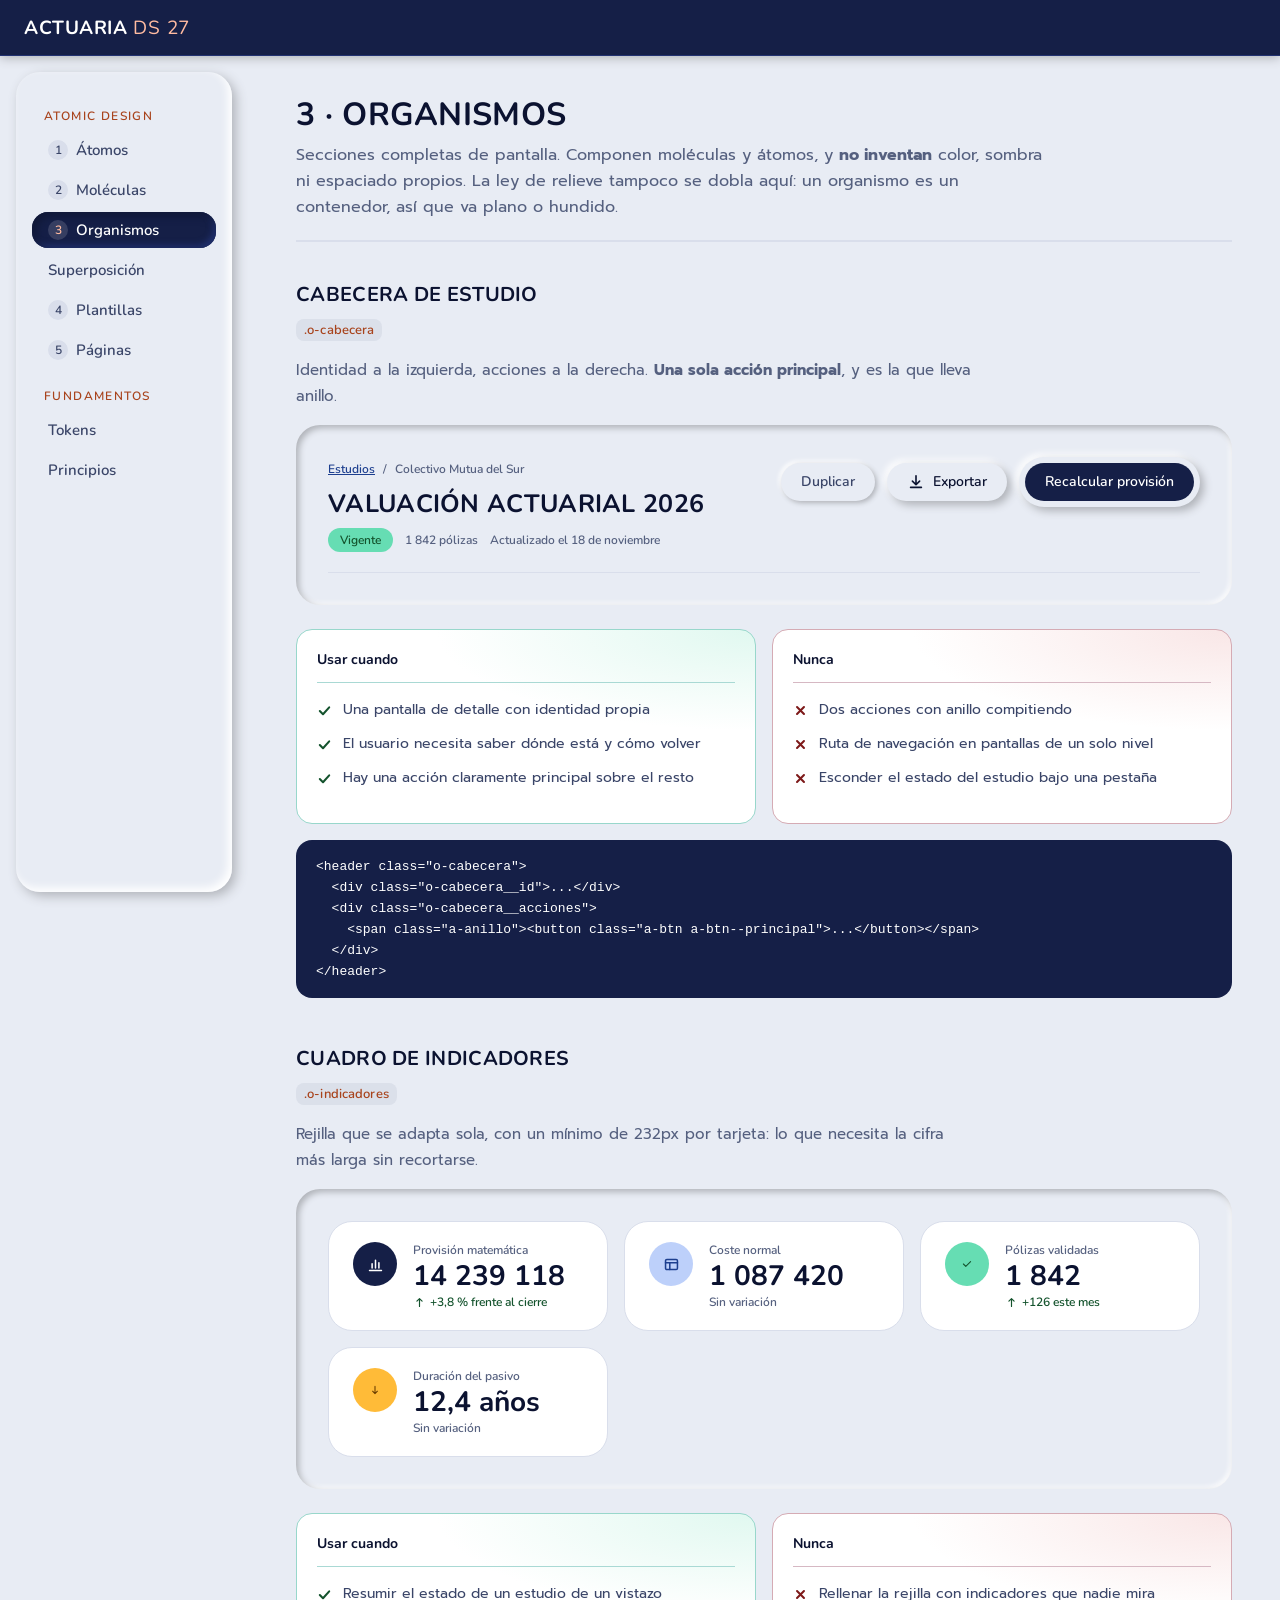
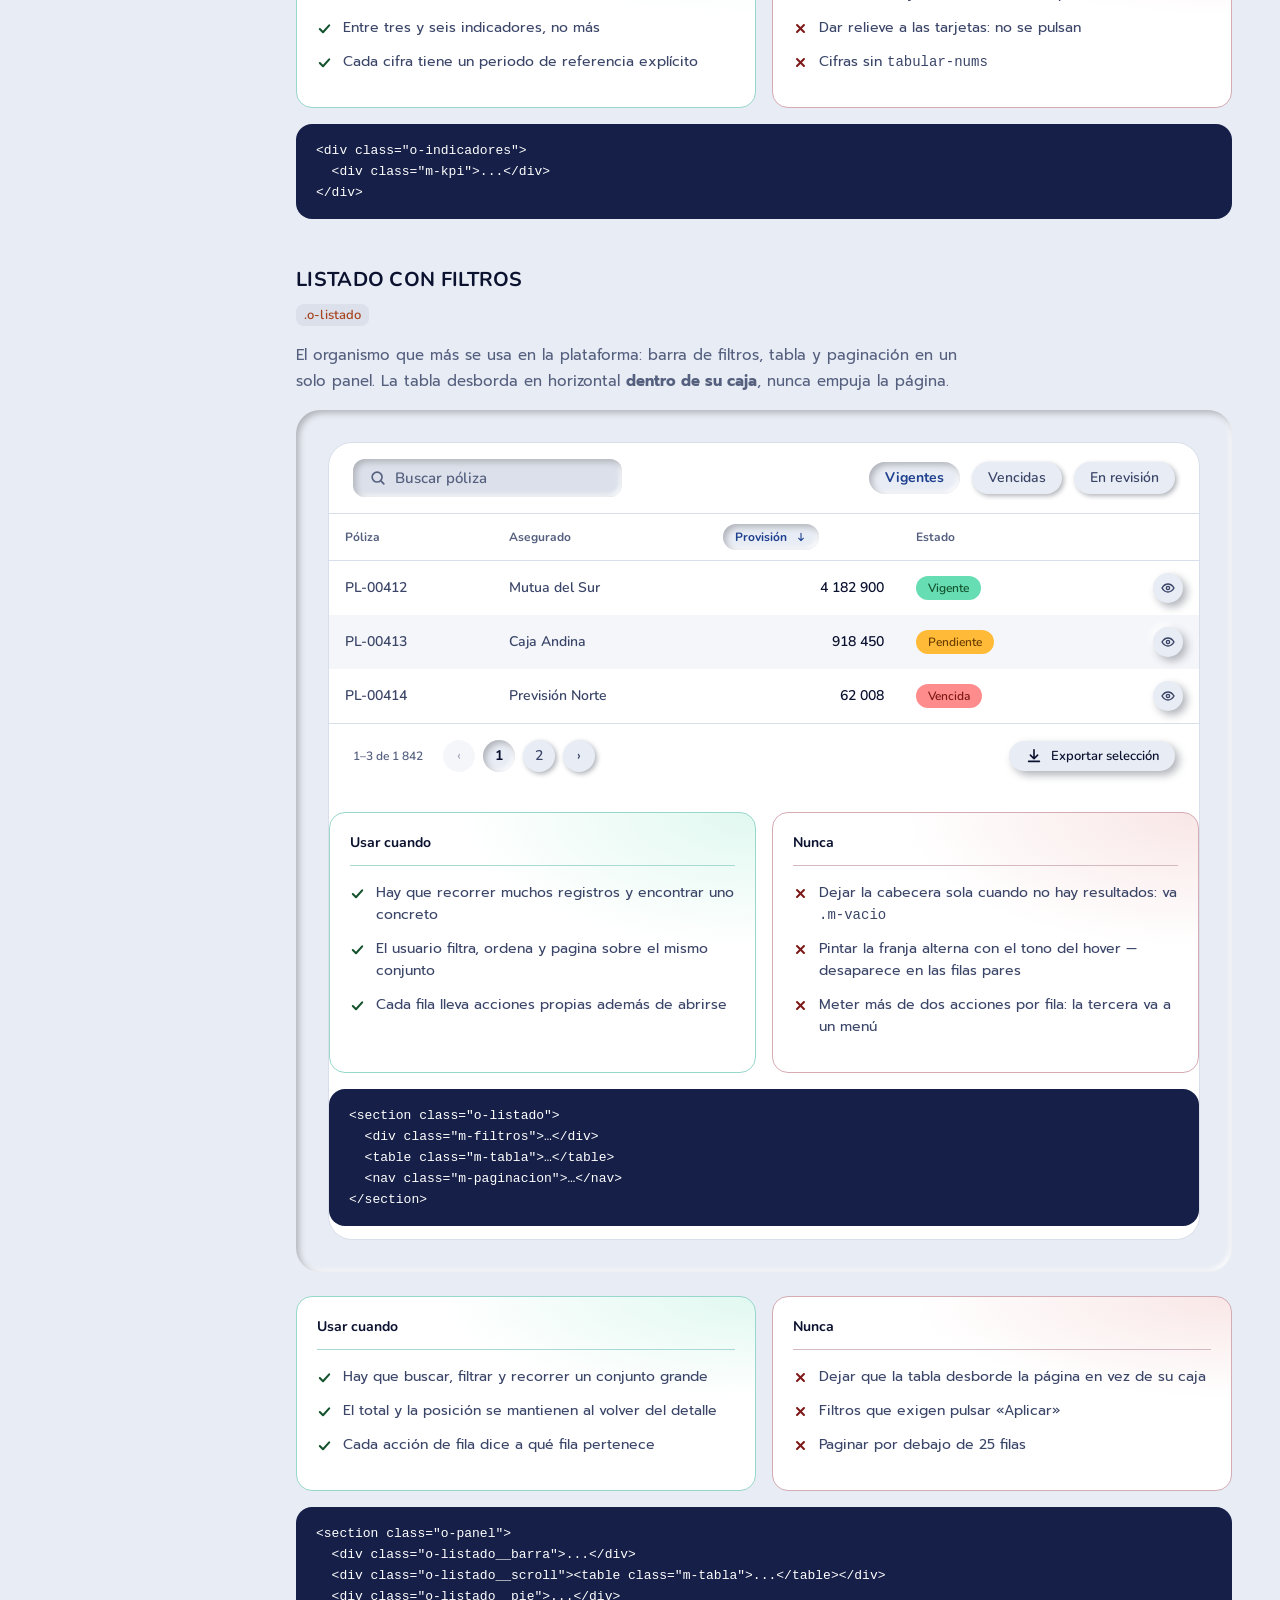
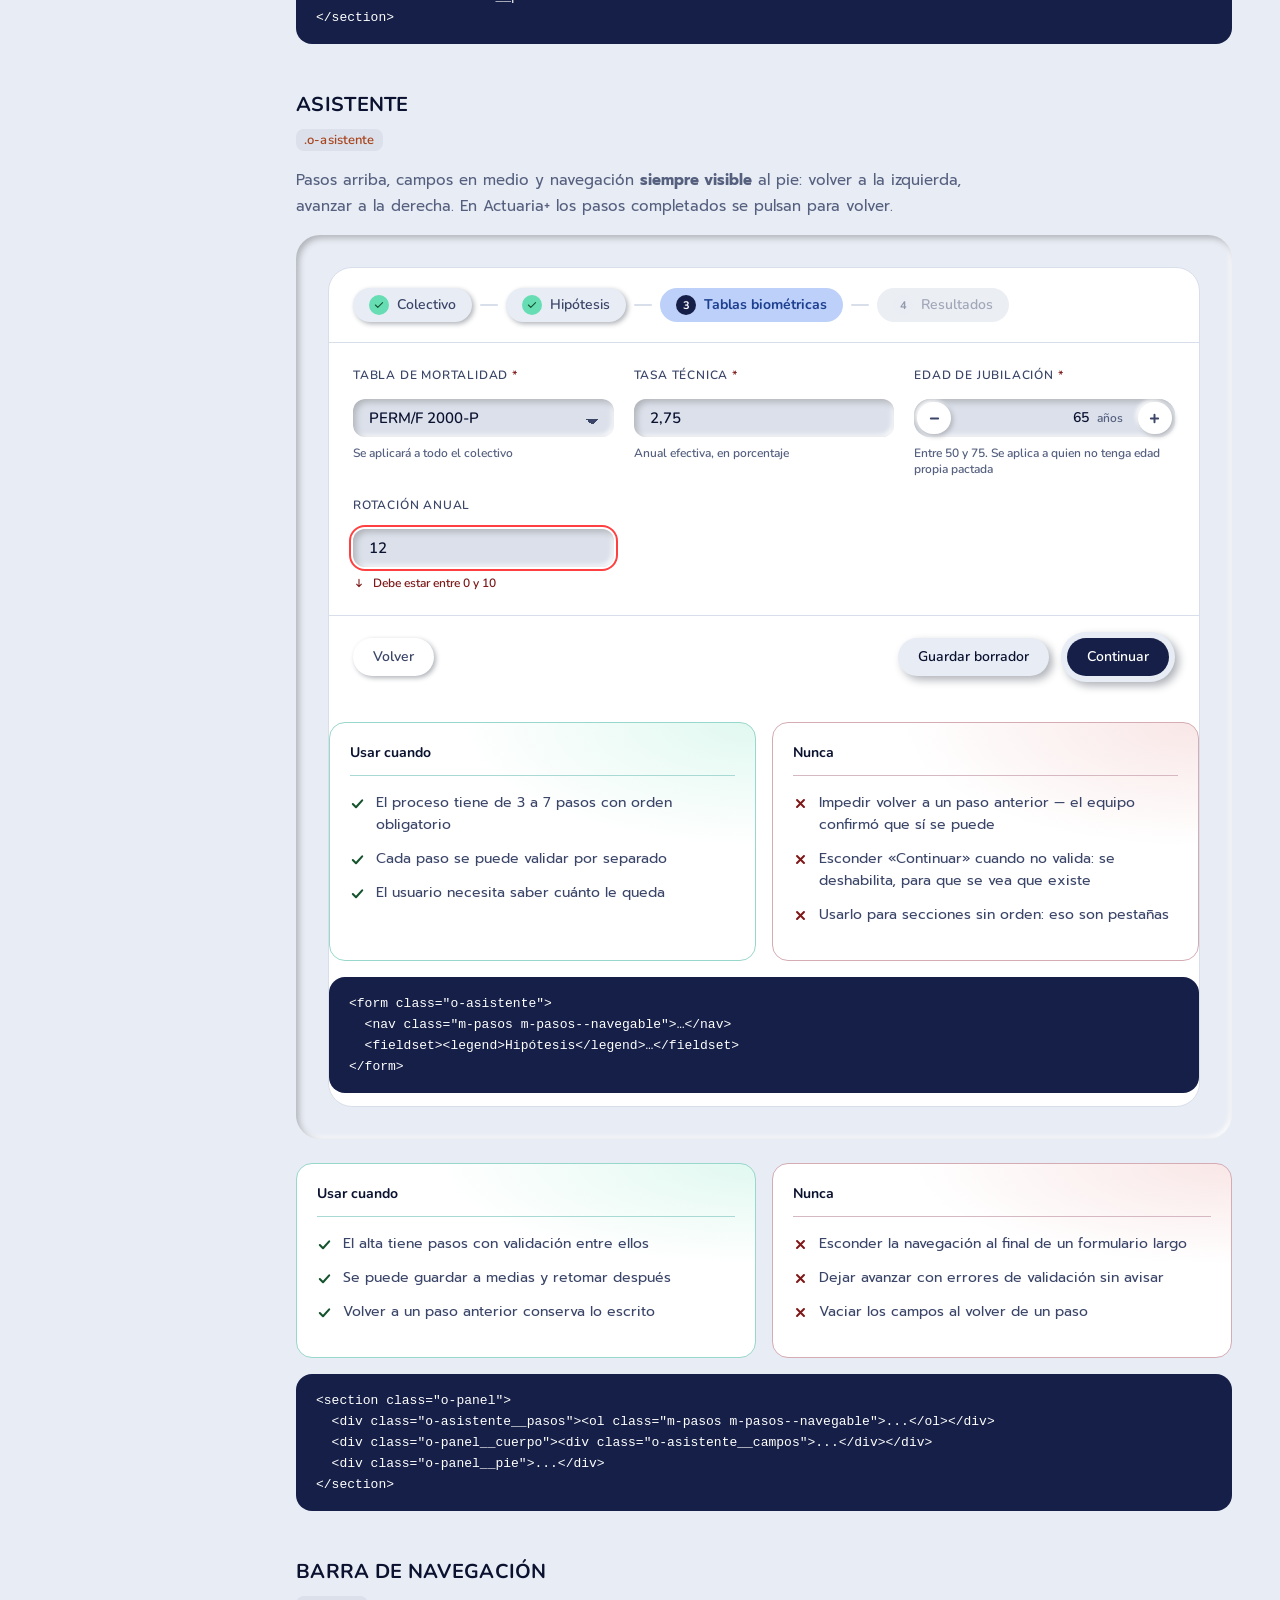
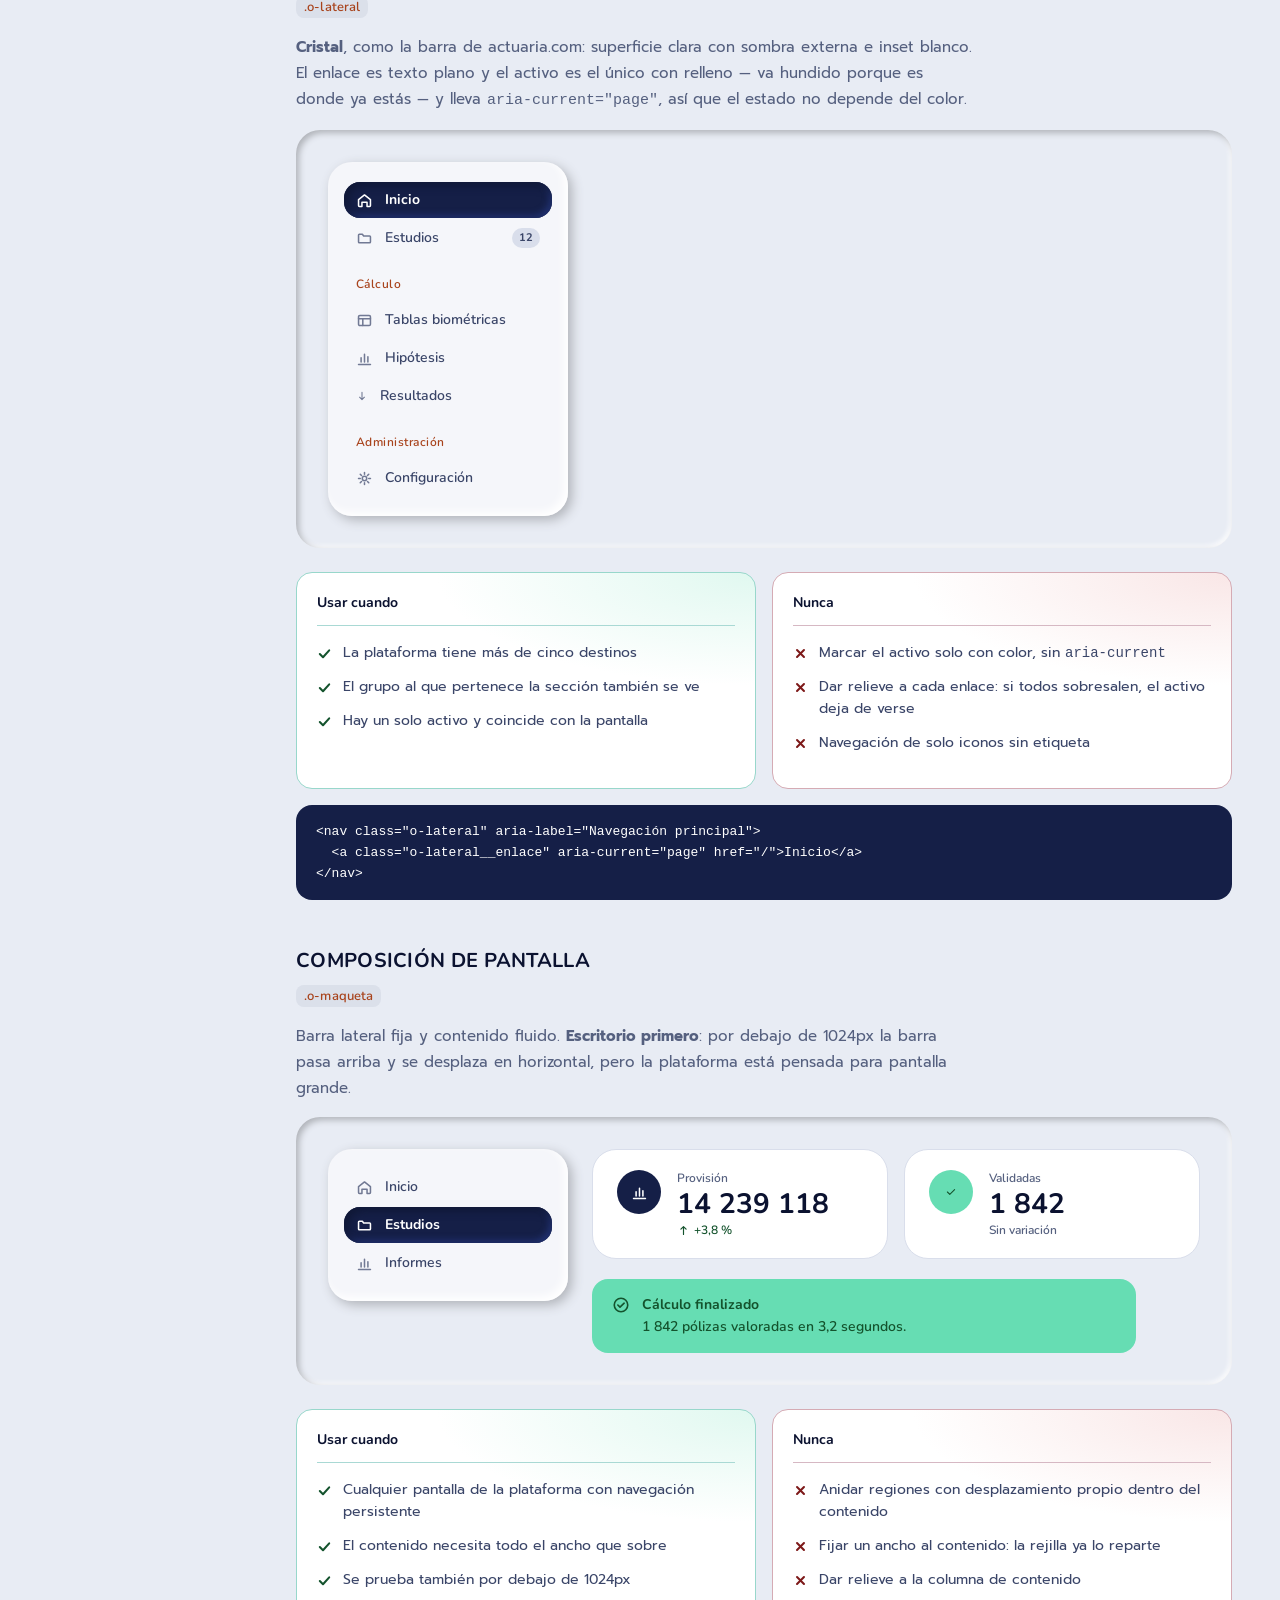
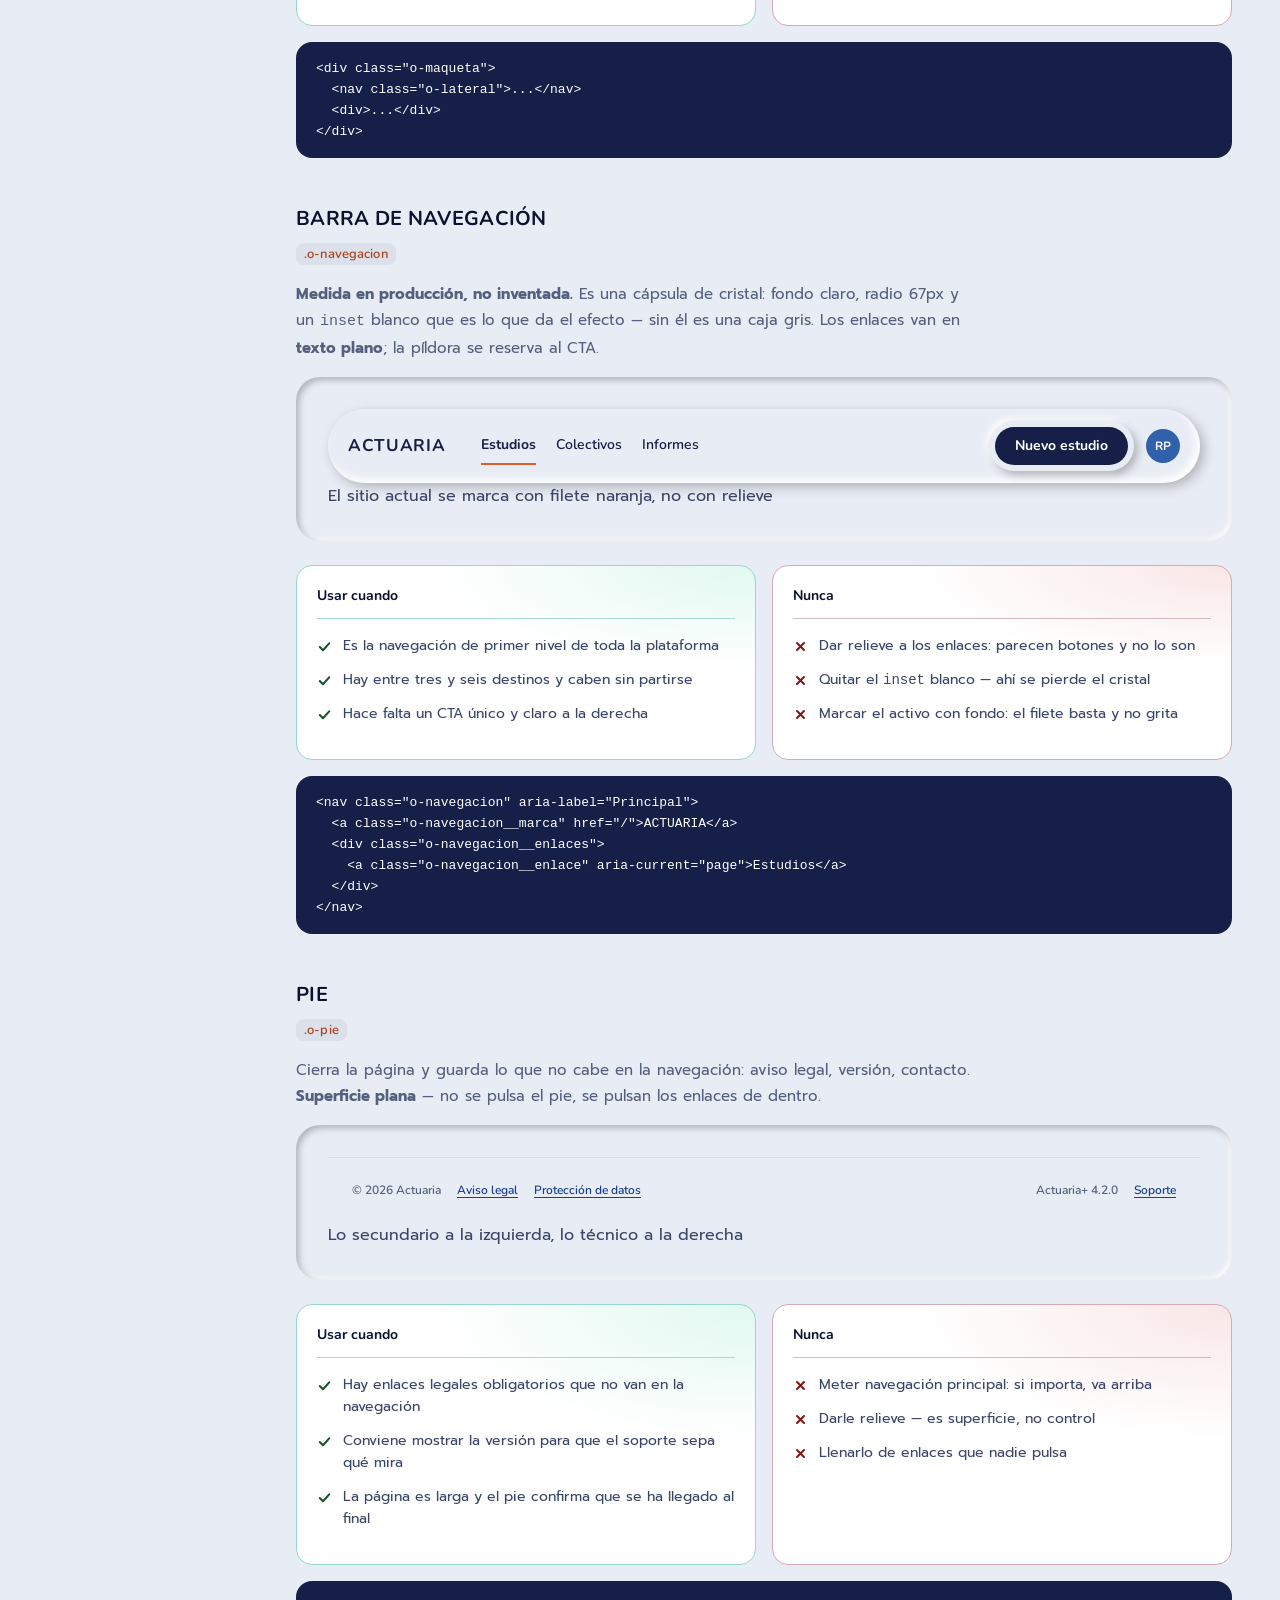
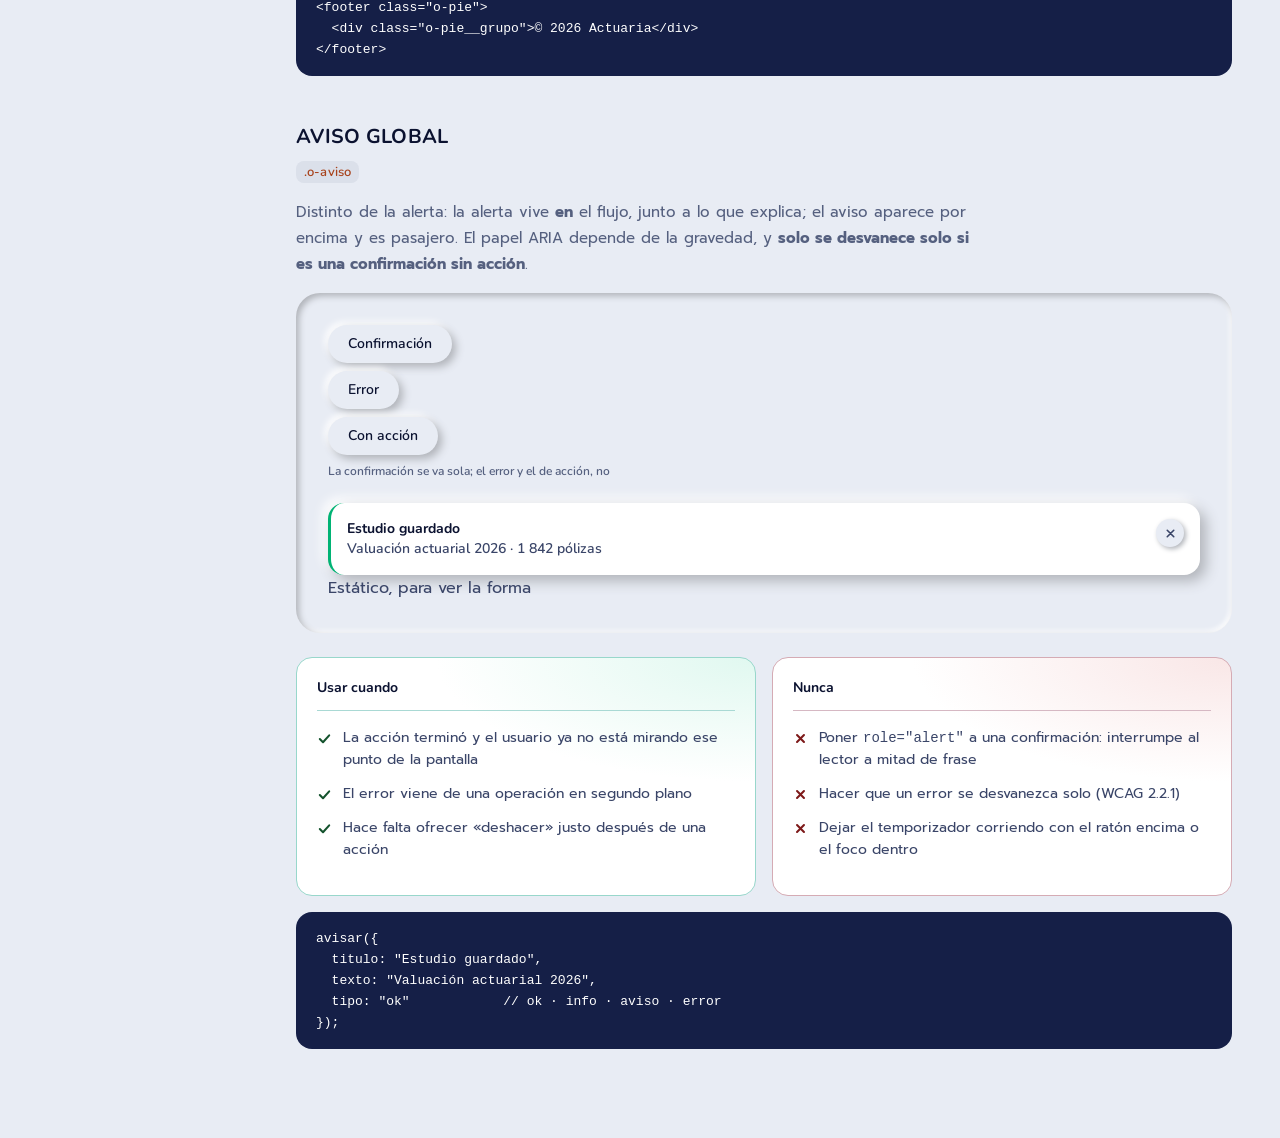
<file: pages/03-organismos.html>
<!doctype html>
<html lang="es">
<head>
<meta charset="utf-8">
<meta name="viewport" content="width=device-width, initial-scale=1">
<title>Organismos · Actuaria DS 27</title>
<link rel="preconnect" href="https://fonts.googleapis.com">
<link rel="preconnect" href="https://fonts.gstatic.com" crossorigin>
<link href="https://fonts.googleapis.com/css2?family=Nunito:wght@400;600;700;800;900&family=Prompt:wght@300;400;500;700&display=swap" rel="stylesheet">
<link rel="stylesheet" href="../css/00b-fuentes.css?v=eaa7ce03">
<link rel="stylesheet" href="../css/00-reset.css?v=e9a6c5a0">
<link rel="stylesheet" href="../css/01-tokens.css?v=fd2a9269">
<link rel="stylesheet" href="../css/02-atomos.css?v=bddce91a">
<link rel="stylesheet" href="../css/03-moleculas.css?v=9980729d">
<link rel="stylesheet" href="../css/04-organismos.css?v=e0ed5479">
<link rel="stylesheet" href="../css/05-superposicion.css?v=d14b8bef">
<link rel="stylesheet" href="../css/06-plantillas.css?v=9026bb77">
<link rel="stylesheet" href="../css/90-escaparate.css?v=cea5bd8c">
</head>
<body>
<a class="sr-only" href="#principal">Saltar al contenido</a>
<header class="esc-topbar">
  <a class="esc-marca" href="../index.html">ACTUARIA <span>DS 27</span></a>
</header>
<div class="esc-shell">
  <nav class="esc-nav" aria-label="Capas del design system">
    <span class="esc-nav-tit">Atomic Design</span>
    <a class="esc-nav-link" href="../pages/01-atomos.html" data-capa="1"><b>1</b> Átomos</a>
    <a class="esc-nav-link" href="../pages/02-moleculas.html" data-capa="2"><b>2</b> Moléculas</a>
    <a class="esc-nav-link" href="../pages/03-organismos.html" data-capa="3"><b>3</b> Organismos</a>
    <a class="esc-nav-link" href="../pages/04-superposicion.html">Superposición</a>
    <a class="esc-nav-link" href="../pages/05-plantillas.html" data-capa="4"><b>4</b> Plantillas</a>
    <a class="esc-nav-link" href="../pages/06-paginas.html" data-capa="5"><b>5</b> Páginas</a>
    <span class="esc-nav-tit">Fundamentos</span>
    <a class="esc-nav-link" href="../pages/00-tokens.html">Tokens</a>
    <a class="esc-nav-link" href="../pages/00-principios.html">Principios</a>
  </nav>
  <main class="esc-main" id="principal">
  <div class="esc-cabecera">
    <h1>3 · Organismos</h1>
    <p>Secciones completas de pantalla. Componen moléculas y átomos, y <strong>no inventan</strong>
       color, sombra ni espaciado propios. La ley de relieve tampoco se dobla aquí: un organismo es
       un contenedor, así que va plano o hundido.</p>
  </div>

  <section class="ficha" id="cabecera">
    <h2>Cabecera de estudio</h2>
    <span class="clase">.o-cabecera</span>
    <p class="resumen">Identidad a la izquierda, acciones a la derecha. <strong>Una sola acción principal</strong>, y es la que lleva anillo.</p>
    <div class="lienzo lienzo--col">
      <div class="muestra-ancha">
        <header class="o-cabecera">
          <div class="o-cabecera__id">
            <nav class="o-cabecera__ruta" aria-label="Ruta">
              <a href="#cabecera">Estudios</a> <span aria-hidden="true">/</span> <span>Colectivo Mutua del Sur</span>
            </nav>
            <h1>Valuación actuarial 2026</h1>
            <div class="o-cabecera__meta">
              <span class="a-chip a-chip--ok">Vigente</span>
              <span>1 842 pólizas</span>
              <span>Actualizado el 18 de noviembre</span>
            </div>
          </div>
          <div class="o-cabecera__acciones">
            <button class="a-btn a-btn--fantasma">Duplicar</button>
            <button class="a-btn"><svg viewBox="0 0 20 20" width="18" height="18" fill="none" stroke="currentColor" stroke-width="1.8" stroke-linecap="round" stroke-linejoin="round" aria-hidden="true"><path d="M10 3v10m0 0 4-4m-4 4-4-4M4 16h12"/></svg> Exportar</button>
            <span class="a-anillo"><button class="a-btn a-btn--principal">Recalcular provisión</button></span>
          </div>
        </header>
      </div>    </div>
    <div class="reglas">
      <div class="regla regla--si"><h3>Usar cuando</h3><ul><li>Una pantalla de detalle con identidad propia</li><li>El usuario necesita saber dónde está y cómo volver</li><li>Hay una acción claramente principal sobre el resto</li></ul></div>
      <div class="regla regla--no"><h3>Nunca</h3><ul><li>Dos acciones con anillo compitiendo</li><li>Ruta de navegación en pantallas de un solo nivel</li><li>Esconder el estado del estudio bajo una pestaña</li></ul></div>
    </div>
    <pre class="codigo">&lt;header class="o-cabecera"&gt;
  &lt;div class="o-cabecera__id"&gt;...&lt;/div&gt;
  &lt;div class="o-cabecera__acciones"&gt;
    &lt;span class="a-anillo"&gt;&lt;button class="a-btn a-btn--principal"&gt;...&lt;/button&gt;&lt;/span&gt;
  &lt;/div&gt;
&lt;/header&gt;</pre>
  </section>

  <section class="ficha" id="indicadores">
    <h2>Cuadro de indicadores</h2>
    <span class="clase">.o-indicadores</span>
    <p class="resumen">Rejilla que se adapta sola, con un mínimo de 232px por tarjeta: lo que necesita la cifra más larga sin recortarse.</p>
    <div class="lienzo lienzo--col">
      <div class="muestra-ancha">
        <div class="o-indicadores">
          <div class="m-kpi"><span class="a-medallon a-medallon--marca" aria-hidden="true"><svg viewBox="0 0 20 20" width="17" height="17" fill="none" stroke="currentColor" stroke-width="1.8" stroke-linecap="round" stroke-linejoin="round" aria-hidden="true"><path d="M3 17h14M6 14V9m4 5V5m4 9v-6"/></svg></span>
            <span class="cuerpo"><span class="rotulo">Provisión matemática</span>
            <span class="cifra">14 239 118</span>
            <span class="delta delta--sube"><svg viewBox="0 0 20 20" width="13" height="13" fill="none" stroke="currentColor" stroke-width="1.8" stroke-linecap="round" stroke-linejoin="round" aria-hidden="true"><path d="M10 16V4m0 0-4 4m4-4 4 4"/></svg> +3,8 % frente al cierre</span></span></div>
          <div class="m-kpi"><span class="a-medallon a-medallon--info" aria-hidden="true"><svg viewBox="0 0 20 20" width="17" height="17" fill="none" stroke="currentColor" stroke-width="1.8" stroke-linecap="round" stroke-linejoin="round" aria-hidden="true"><rect x="3" y="4" width="14" height="12" rx="1.5"/><path d="M3 8h14M8 8v8"/></svg></span>
            <span class="cuerpo"><span class="rotulo">Coste normal</span>
            <span class="cifra">1 087 420</span>
            <span class="delta delta--igual">Sin variación</span></span></div>
          <div class="m-kpi"><span class="a-medallon a-medallon--ok" aria-hidden="true"><svg viewBox="0 0 20 20" width="12" height="12" fill="none" stroke="currentColor" stroke-width="1.8" stroke-linecap="round" stroke-linejoin="round" aria-hidden="true"><path d="m4 10 4 4 8-8"/></svg></span>
            <span class="cuerpo"><span class="rotulo">Pólizas validadas</span>
            <span class="cifra">1 842</span>
            <span class="delta delta--sube"><svg viewBox="0 0 20 20" width="13" height="13" fill="none" stroke="currentColor" stroke-width="1.8" stroke-linecap="round" stroke-linejoin="round" aria-hidden="true"><path d="M10 16V4m0 0-4 4m4-4 4 4"/></svg> +126 este mes</span></span></div>
          <div class="m-kpi"><span class="a-medallon a-medallon--aviso" aria-hidden="true"><svg viewBox="0 0 20 20" width="12" height="12" fill="none" stroke="currentColor" stroke-width="1.8" stroke-linecap="round" stroke-linejoin="round" aria-hidden="true"><path d="M10 4v12m0 0 4-4m-4 4-4-4"/></svg></span>
            <span class="cuerpo"><span class="rotulo">Duración del pasivo</span>
            <span class="cifra">12,4 años</span>
            <span class="delta delta--igual">Sin variación</span></span></div>
        </div>
      </div>    </div>
    <div class="reglas">
      <div class="regla regla--si"><h3>Usar cuando</h3><ul><li>Resumir el estado de un estudio de un vistazo</li><li>Entre tres y seis indicadores, no más</li><li>Cada cifra tiene un periodo de referencia explícito</li></ul></div>
      <div class="regla regla--no"><h3>Nunca</h3><ul><li>Rellenar la rejilla con indicadores que nadie mira</li><li>Dar relieve a las tarjetas: no se pulsan</li><li>Cifras sin <code>tabular-nums</code></li></ul></div>
    </div>
    <pre class="codigo">&lt;div class="o-indicadores"&gt;
  &lt;div class="m-kpi"&gt;...&lt;/div&gt;
&lt;/div&gt;</pre>
  </section>

  <section class="ficha" id="listado">
    <h2>Listado con filtros</h2>
    <span class="clase">.o-listado</span>
    <p class="resumen">El organismo que más se usa en la plataforma: barra de filtros, tabla y paginación en un solo panel. La tabla desborda en horizontal <strong>dentro de su caja</strong>, nunca empuja la página.</p>
    <div class="lienzo lienzo--col">
      <div class="muestra-ancha">
        <section class="o-panel">
          <div class="o-listado__barra">
            <div class="m-busqueda" style="max-width:280px"><svg viewBox="0 0 20 20" width="18" height="18" fill="none" stroke="currentColor" stroke-width="1.8" stroke-linecap="round" stroke-linejoin="round" aria-hidden="true"><circle cx="9" cy="9" r="5.5"/><path d="m13.5 13.5 3 3"/></svg>
              <input class="a-campo" type="search" placeholder="Buscar póliza" aria-label="Buscar póliza"></div>
            <div class="m-filtros">
              <button class="filtro" aria-pressed="true">Vigentes</button>
              <button class="filtro" aria-pressed="false">Vencidas</button>
              <button class="filtro" aria-pressed="false">En revisión</button>
            </div>
          </div>
          <div class="o-listado__scroll">
            <table class="m-tabla">
              <caption class="sr-only">Pólizas del colectivo</caption>
              <thead><tr>
                <th scope="col">Póliza</th><th scope="col">Asegurado</th>
                <th scope="col" aria-sort="descending"><button class="orden">Provisión <svg viewBox="0 0 20 20" width="12" height="12" fill="none" stroke="currentColor" stroke-width="1.8" stroke-linecap="round" stroke-linejoin="round" aria-hidden="true"><path d="M10 4v12m0 0 4-4m-4 4-4-4"/></svg></button></th>
                <th scope="col">Estado</th><th scope="col"><span class="sr-only">Acciones</span></th>
              </tr></thead>
              <tbody>
                <tr><td>PL-00412</td><td>Mutua del Sur</td><td class="num">4 182 900</td>
                  <td><span class="a-chip a-chip--ok">Vigente</span></td>
                  <td><span class="acciones"><button class="a-icono a-icono--sm" aria-label="Ver PL-00412"><svg viewBox="0 0 20 20" width="16" height="16" fill="none" stroke="currentColor" stroke-width="1.8" stroke-linecap="round" stroke-linejoin="round" aria-hidden="true"><path d="M2.5 10S5.5 5 10 5s7.5 5 7.5 5-3 5-7.5 5-7.5-5-7.5-5Z"/><circle cx="10" cy="10" r="2"/></svg></button></span></td></tr>
                <tr><td>PL-00413</td><td>Caja Andina</td><td class="num">918 450</td>
                  <td><span class="a-chip a-chip--aviso">Pendiente</span></td>
                  <td><span class="acciones"><button class="a-icono a-icono--sm" aria-label="Ver PL-00413"><svg viewBox="0 0 20 20" width="16" height="16" fill="none" stroke="currentColor" stroke-width="1.8" stroke-linecap="round" stroke-linejoin="round" aria-hidden="true"><path d="M2.5 10S5.5 5 10 5s7.5 5 7.5 5-3 5-7.5 5-7.5-5-7.5-5Z"/><circle cx="10" cy="10" r="2"/></svg></button></span></td></tr>
                <tr><td>PL-00414</td><td>Previsión Norte</td><td class="num">62 008</td>
                  <td><span class="a-chip a-chip--error">Vencida</span></td>
                  <td><span class="acciones"><button class="a-icono a-icono--sm" aria-label="Ver PL-00414"><svg viewBox="0 0 20 20" width="16" height="16" fill="none" stroke="currentColor" stroke-width="1.8" stroke-linecap="round" stroke-linejoin="round" aria-hidden="true"><path d="M2.5 10S5.5 5 10 5s7.5 5 7.5 5-3 5-7.5 5-7.5-5-7.5-5Z"/><circle cx="10" cy="10" r="2"/></svg></button></span></td></tr>
              </tbody>
            </table>
          </div>
          <div class="o-listado__pie">
            <nav class="m-paginacion" aria-label="Paginación de pólizas">
              <span class="rango">1–3 de 1 842</span>
              <button class="pag" disabled aria-label="Página anterior">‹</button>
              <button class="pag" aria-current="page">1</button>
              <button class="pag">2</button>
              <button class="pag" aria-label="Página siguiente">›</button>
            </nav>
            <button class="a-btn a-btn--sm"><svg viewBox="0 0 20 20" width="18" height="18" fill="none" stroke="currentColor" stroke-width="1.8" stroke-linecap="round" stroke-linejoin="round" aria-hidden="true"><path d="M10 3v10m0 0 4-4m-4 4-4-4M4 16h12"/></svg> Exportar selección</button>
          </div>
        <div class="reglas"><div class="regla regla--si"><h3>Usar cuando</h3><ul><li>Hay que recorrer muchos registros y encontrar uno concreto</li><li>El usuario filtra, ordena y pagina sobre el mismo conjunto</li><li>Cada fila lleva acciones propias además de abrirse</li></ul></div><div class="regla regla--no"><h3>Nunca</h3><ul><li>Dejar la cabecera sola cuando no hay resultados: va <code>.m-vacio</code></li><li>Pintar la franja alterna con el tono del hover — desaparece en las filas pares</li><li>Meter más de dos acciones por fila: la tercera va a un menú</li></ul></div></div><pre class="codigo"><code>&lt;section class="o-listado"&gt;
  &lt;div class="m-filtros"&gt;…&lt;/div&gt;
  &lt;table class="m-tabla"&gt;…&lt;/table&gt;
  &lt;nav class="m-paginacion"&gt;…&lt;/nav&gt;
&lt;/section&gt;</code></pre></section>
      </div>    </div>
    <div class="reglas">
      <div class="regla regla--si"><h3>Usar cuando</h3><ul><li>Hay que buscar, filtrar y recorrer un conjunto grande</li><li>El total y la posición se mantienen al volver del detalle</li><li>Cada acción de fila dice a qué fila pertenece</li></ul></div>
      <div class="regla regla--no"><h3>Nunca</h3><ul><li>Dejar que la tabla desborde la página en vez de su caja</li><li>Filtros que exigen pulsar «Aplicar»</li><li>Paginar por debajo de 25 filas</li></ul></div>
    </div>
    <pre class="codigo">&lt;section class="o-panel"&gt;
  &lt;div class="o-listado__barra"&gt;...&lt;/div&gt;
  &lt;div class="o-listado__scroll"&gt;&lt;table class="m-tabla"&gt;...&lt;/table&gt;&lt;/div&gt;
  &lt;div class="o-listado__pie"&gt;...&lt;/div&gt;
&lt;/section&gt;</pre>
  </section>

  <section class="ficha" id="asistente">
    <h2>Asistente</h2>
    <span class="clase">.o-asistente</span>
    <p class="resumen">Pasos arriba, campos en medio y navegación <strong>siempre visible</strong> al pie: volver a la izquierda, avanzar a la derecha. En Actuaria+ los pasos completados se pulsan para volver.</p>
    <div class="lienzo lienzo--col">
      <div class="muestra-ancha">
        <section class="o-panel">
          <div class="o-asistente__pasos">
            <ol class="m-pasos m-pasos--navegable">
              <li><button class="paso paso--hecho"><span class="indice"><svg viewBox="0 0 20 20" width="12" height="12" fill="none" stroke="currentColor" stroke-width="1.8" stroke-linecap="round" stroke-linejoin="round" aria-hidden="true"><path d="m4 10 4 4 8-8"/></svg></span> Colectivo</button><span class="union"></span></li>
              <li><button class="paso paso--hecho"><span class="indice"><svg viewBox="0 0 20 20" width="12" height="12" fill="none" stroke="currentColor" stroke-width="1.8" stroke-linecap="round" stroke-linejoin="round" aria-hidden="true"><path d="m4 10 4 4 8-8"/></svg></span> Hipótesis</button><span class="union"></span></li>
              <li><span class="paso" aria-current="step"><span class="indice">3</span> Tablas biométricas</span><span class="union"></span></li>
              <li><span class="paso paso--futuro"><span class="indice">4</span> Resultados</span></li>
            </ol>
          </div>
          <div class="o-panel__cuerpo">
            <div class="o-asistente__campos">
              <div class="m-campo m-campo--obligatorio">
                <label class="a-etiqueta" for="o-tabla">Tabla de mortalidad</label>
                <select class="a-select" id="o-tabla"><option>PERM/F 2000-P</option><option>PERM/F 2020</option></select>
                <span class="ayuda">Se aplicará a todo el colectivo</span>
              </div>
              <div class="m-campo m-campo--obligatorio">
                <label class="a-etiqueta" for="o-tasa">Tasa técnica</label>
                <input class="a-campo" id="o-tasa" value="2,75" aria-describedby="o-tasa-a">
                <span class="ayuda" id="o-tasa-a">Anual efectiva, en porcentaje</span>
              </div>
              <div class="m-campo m-campo--obligatorio"><label class="a-etiqueta" for="o-edad">Edad de jubilación</label><span class="a-numero"><button type="button" class="paso-num" data-num="-" aria-label="Restar 1 a edad de jubilación"><svg viewBox="0 0 16 16" width="13" height="13" fill="none" stroke="currentColor" stroke-width="2.4" stroke-linecap="round" aria-hidden="true"><path d="M3.5 8h9"/></svg></button><input type="number" id="o-edad" value="65" min="50" max="75" step="1" inputmode="numeric" aria-describedby="o-edad-a"><span class="unidad" aria-hidden="true">años</span><button type="button" class="paso-num" data-num="+" aria-label="Sumar 1 a edad de jubilación"><svg viewBox="0 0 16 16" width="13" height="13" fill="none" stroke="currentColor" stroke-width="2.4" stroke-linecap="round" aria-hidden="true"><path d="M8 3.5v9M3.5 8h9"/></svg></button></span><span class="ayuda" id="o-edad-a">Entre 50 y 75. Se aplica a quien no tenga edad propia pactada</span></div><div class="m-campo">
                <label class="a-etiqueta" for="o-rot">Rotación anual</label>
                <input class="a-campo" id="o-rot" value="12" aria-invalid="true" aria-describedby="o-rot-e">
                <span class="error" id="o-rot-e" role="alert"><svg viewBox="0 0 20 20" width="12" height="12" fill="none" stroke="currentColor" stroke-width="1.8" stroke-linecap="round" stroke-linejoin="round" aria-hidden="true"><path d="M10 4v12m0 0 4-4m-4 4-4-4"/></svg> Debe estar entre 0 y 10</span>
              </div>
            </div>
          </div>
          <div class="o-panel__pie">
            <div class="o-asistente__nav"><button class="a-btn a-btn--fantasma">Volver</button></div>
            <div class="o-asistente__nav o-asistente__nav--fin">
              <button class="a-btn">Guardar borrador</button>
              <span class="a-anillo"><button class="a-btn a-btn--principal">Continuar</button></span>
            </div>
          </div>
        <div class="reglas"><div class="regla regla--si"><h3>Usar cuando</h3><ul><li>El proceso tiene de 3 a 7 pasos con orden obligatorio</li><li>Cada paso se puede validar por separado</li><li>El usuario necesita saber cuánto le queda</li></ul></div><div class="regla regla--no"><h3>Nunca</h3><ul><li>Impedir volver a un paso anterior — el equipo confirmó que sí se puede</li><li>Esconder «Continuar» cuando no valida: se deshabilita, para que se vea que existe</li><li>Usarlo para secciones sin orden: eso son pestañas</li></ul></div></div><pre class="codigo"><code>&lt;form class="o-asistente"&gt;
  &lt;nav class="m-pasos m-pasos--navegable"&gt;…&lt;/nav&gt;
  &lt;fieldset&gt;&lt;legend&gt;Hipótesis&lt;/legend&gt;…&lt;/fieldset&gt;
&lt;/form&gt;</code></pre></section>
      </div>    </div>
    <div class="reglas">
      <div class="regla regla--si"><h3>Usar cuando</h3><ul><li>El alta tiene pasos con validación entre ellos</li><li>Se puede guardar a medias y retomar después</li><li>Volver a un paso anterior conserva lo escrito</li></ul></div>
      <div class="regla regla--no"><h3>Nunca</h3><ul><li>Esconder la navegación al final de un formulario largo</li><li>Dejar avanzar con errores de validación sin avisar</li><li>Vaciar los campos al volver de un paso</li></ul></div>
    </div>
    <pre class="codigo">&lt;section class="o-panel"&gt;
  &lt;div class="o-asistente__pasos"&gt;&lt;ol class="m-pasos m-pasos--navegable"&gt;...&lt;/ol&gt;&lt;/div&gt;
  &lt;div class="o-panel__cuerpo"&gt;&lt;div class="o-asistente__campos"&gt;...&lt;/div&gt;&lt;/div&gt;
  &lt;div class="o-panel__pie"&gt;...&lt;/div&gt;
&lt;/section&gt;</pre>
  </section>

  <section class="ficha" id="lateral">
    <h2>Barra de navegación</h2>
    <span class="clase">.o-lateral</span>
    <p class="resumen"><strong>Cristal</strong>, como la barra de actuaria.com: superficie clara con sombra externa e inset blanco. El enlace es texto plano y el activo es el único con relleno — va hundido porque es donde ya estás — y lleva <code>aria-current="page"</code>, así que el estado no depende del color.</p>
    <div class="lienzo lienzo--col">
      <div class="muestra-ancha">
        <nav class="o-lateral" aria-label="Navegación principal">
          <div class="o-lateral__grupo">
            <a class="o-lateral__enlace" aria-current="page" href="#lateral"><svg viewBox="0 0 20 20" width="17" height="17" fill="none" stroke="currentColor" stroke-width="1.8" stroke-linecap="round" stroke-linejoin="round" aria-hidden="true"><path d="M3 9l7-5.5L17 9v7a1 1 0 0 1-1 1h-3v-5H7v5H4a1 1 0 0 1-1-1V9Z"/></svg> Inicio</a>
            <a class="o-lateral__enlace" href="#lateral"><svg viewBox="0 0 20 20" width="17" height="17" fill="none" stroke="currentColor" stroke-width="1.8" stroke-linecap="round" stroke-linejoin="round" aria-hidden="true"><path d="M3 6a1 1 0 0 1 1-1h3.5l1.5 2H16a1 1 0 0 1 1 1v6a1 1 0 0 1-1 1H4a1 1 0 0 1-1-1V6Z"/></svg> Estudios <span class="o-lateral__cuenta">12</span></a>
          </div>
          <div class="o-lateral__grupo">
            <span class="o-lateral__rotulo">Cálculo</span>
            <a class="o-lateral__enlace" href="#lateral"><svg viewBox="0 0 20 20" width="17" height="17" fill="none" stroke="currentColor" stroke-width="1.8" stroke-linecap="round" stroke-linejoin="round" aria-hidden="true"><rect x="3" y="4" width="14" height="12" rx="1.5"/><path d="M3 8h14M8 8v8"/></svg> Tablas biométricas</a>
            <a class="o-lateral__enlace" href="#lateral"><svg viewBox="0 0 20 20" width="17" height="17" fill="none" stroke="currentColor" stroke-width="1.8" stroke-linecap="round" stroke-linejoin="round" aria-hidden="true"><path d="M3 17h14M6 14V9m4 5V5m4 9v-6"/></svg> Hipótesis</a>
            <a class="o-lateral__enlace" href="#lateral"><svg viewBox="0 0 20 20" width="12" height="12" fill="none" stroke="currentColor" stroke-width="1.8" stroke-linecap="round" stroke-linejoin="round" aria-hidden="true"><path d="M10 4v12m0 0 4-4m-4 4-4-4"/></svg> Resultados</a>
          </div>
          <div class="o-lateral__grupo">
            <span class="o-lateral__rotulo">Administración</span>
            <a class="o-lateral__enlace" href="#lateral"><svg viewBox="0 0 20 20" width="17" height="17" fill="none" stroke="currentColor" stroke-width="1.8" stroke-linecap="round" stroke-linejoin="round" aria-hidden="true"><circle cx="10" cy="10" r="2.6"/><path d="M10 3v2m0 10v2m7-7h-2M5 10H3m12-5-1.5 1.5M6.5 13.5 5 15m10 0-1.5-1.5M6.5 6.5 5 5"/></svg> Configuración</a>
          </div>
        </nav>
      </div>    </div>
    <div class="reglas">
      <div class="regla regla--si"><h3>Usar cuando</h3><ul><li>La plataforma tiene más de cinco destinos</li><li>El grupo al que pertenece la sección también se ve</li><li>Hay un solo activo y coincide con la pantalla</li></ul></div>
      <div class="regla regla--no"><h3>Nunca</h3><ul><li>Marcar el activo solo con color, sin <code>aria-current</code></li><li>Dar relieve a cada enlace: si todos sobresalen, el activo deja de verse</li><li>Navegación de solo iconos sin etiqueta</li></ul></div>
    </div>
    <pre class="codigo">&lt;nav class="o-lateral" aria-label="Navegación principal"&gt;
  &lt;a class="o-lateral__enlace" aria-current="page" href="/"&gt;Inicio&lt;/a&gt;
&lt;/nav&gt;</pre>
  </section>

  <section class="ficha" id="maqueta">
    <h2>Composición de pantalla</h2>
    <span class="clase">.o-maqueta</span>
    <p class="resumen">Barra lateral fija y contenido fluido. <strong>Escritorio primero</strong>: por debajo de 1024px la barra pasa arriba y se desplaza en horizontal, pero la plataforma está pensada para pantalla grande.</p>
    <div class="lienzo lienzo--col">
      <div class="muestra-ancha">
        <div class="o-maqueta">
          <nav class="o-lateral" aria-label="Navegación de ejemplo">
            <div class="o-lateral__grupo">
              <a class="o-lateral__enlace" href="#maqueta"><svg viewBox="0 0 20 20" width="17" height="17" fill="none" stroke="currentColor" stroke-width="1.8" stroke-linecap="round" stroke-linejoin="round" aria-hidden="true"><path d="M3 9l7-5.5L17 9v7a1 1 0 0 1-1 1h-3v-5H7v5H4a1 1 0 0 1-1-1V9Z"/></svg> Inicio</a>
              <a class="o-lateral__enlace" aria-current="page" href="#maqueta"><svg viewBox="0 0 20 20" width="17" height="17" fill="none" stroke="currentColor" stroke-width="1.8" stroke-linecap="round" stroke-linejoin="round" aria-hidden="true"><path d="M3 6a1 1 0 0 1 1-1h3.5l1.5 2H16a1 1 0 0 1 1 1v6a1 1 0 0 1-1 1H4a1 1 0 0 1-1-1V6Z"/></svg> Estudios</a>
              <a class="o-lateral__enlace" href="#maqueta"><svg viewBox="0 0 20 20" width="17" height="17" fill="none" stroke="currentColor" stroke-width="1.8" stroke-linecap="round" stroke-linejoin="round" aria-hidden="true"><path d="M3 17h14M6 14V9m4 5V5m4 9v-6"/></svg> Informes</a>
            </div>
          </nav>
          <div style="display:flex;flex-direction:column;gap:var(--e-5);min-width:0">
            <div class="o-indicadores">
              <div class="m-kpi"><span class="a-medallon a-medallon--marca" aria-hidden="true"><svg viewBox="0 0 20 20" width="17" height="17" fill="none" stroke="currentColor" stroke-width="1.8" stroke-linecap="round" stroke-linejoin="round" aria-hidden="true"><path d="M3 17h14M6 14V9m4 5V5m4 9v-6"/></svg></span>
                <span class="cuerpo"><span class="rotulo">Provisión</span><span class="cifra">14 239 118</span>
                <span class="delta delta--sube"><svg viewBox="0 0 20 20" width="13" height="13" fill="none" stroke="currentColor" stroke-width="1.8" stroke-linecap="round" stroke-linejoin="round" aria-hidden="true"><path d="M10 16V4m0 0-4 4m4-4 4 4"/></svg> +3,8 %</span></span></div>
              <div class="m-kpi"><span class="a-medallon a-medallon--ok" aria-hidden="true"><svg viewBox="0 0 20 20" width="12" height="12" fill="none" stroke="currentColor" stroke-width="1.8" stroke-linecap="round" stroke-linejoin="round" aria-hidden="true"><path d="m4 10 4 4 8-8"/></svg></span>
                <span class="cuerpo"><span class="rotulo">Validadas</span><span class="cifra">1 842</span>
                <span class="delta delta--igual">Sin variación</span></span></div>
            </div>
            <div class="m-alerta m-alerta--ok" role="status"><svg viewBox="0 0 20 20" width="18" height="18" fill="none" stroke="currentColor" stroke-width="1.8" stroke-linecap="round" stroke-linejoin="round" aria-hidden="true"><circle cx="10" cy="10" r="7.5"/><path d="m6.5 10 2.4 2.4L13.5 8"/></svg>
              <span class="texto"><strong>Cálculo finalizado</strong>
              <span>1 842 pólizas valoradas en 3,2 segundos.</span></span></div>
          </div>
        </div>
      </div>    </div>
    <div class="reglas">
      <div class="regla regla--si"><h3>Usar cuando</h3><ul><li>Cualquier pantalla de la plataforma con navegación persistente</li><li>El contenido necesita todo el ancho que sobre</li><li>Se prueba también por debajo de 1024px</li></ul></div>
      <div class="regla regla--no"><h3>Nunca</h3><ul><li>Anidar regiones con desplazamiento propio dentro del contenido</li><li>Fijar un ancho al contenido: la rejilla ya lo reparte</li><li>Dar relieve a la columna de contenido</li></ul></div>
    </div>
    <pre class="codigo">&lt;div class="o-maqueta"&gt;
  &lt;nav class="o-lateral"&gt;...&lt;/nav&gt;
  &lt;div&gt;...&lt;/div&gt;
&lt;/div&gt;</pre>
  </section>

  <style>
  .lienzo--col { flex-direction: column; align-items: stretch; gap: var(--e-6); }
  .muestra-ancha { width: 100%; min-width: 0; }
  </style>
  
  
  
  
  
  
  
  
  
  
  <section class="ficha" id="navegacion"><h2>Barra de navegación</h2><span class="clase">.o-navegacion</span><p class="resumen"><strong>Medida en producción, no inventada.</strong> Es una cápsula de cristal: fondo claro, radio 67px y un <code>inset</code> blanco que es lo que da el efecto — sin él es una caja gris. Los enlaces van en <strong>texto plano</strong>; la píldora se reserva al CTA.</p><div class="lienzo lienzo--col"><div class="muestra-ancha"><nav class="o-navegacion" aria-label="Principal"><a class="o-navegacion__marca" href="#navegacion">ACTUARIA</a><div class="o-navegacion__enlaces"><a class="o-navegacion__enlace" href="#navegacion" aria-current="page">Estudios</a><a class="o-navegacion__enlace" href="#navegacion">Colectivos</a><a class="o-navegacion__enlace" href="#navegacion">Informes</a></div><div class="o-navegacion__final"><span class="a-anillo"><a class="o-navegacion__cta" href="#navegacion">Nuevo estudio</a></span><span class="a-avatar a-avatar--azul">RP</span></div></nav><span class="pie">El sitio actual se marca con filete naranja, no con relieve</span></div></div><div class="reglas"><div class="regla regla--si"><h3>Usar cuando</h3><ul><li>Es la navegación de primer nivel de toda la plataforma</li><li>Hay entre tres y seis destinos y caben sin partirse</li><li>Hace falta un CTA único y claro a la derecha</li></ul></div><div class="regla regla--no"><h3>Nunca</h3><ul><li>Dar relieve a los enlaces: parecen botones y no lo son</li><li>Quitar el <code>inset</code> blanco — ahí se pierde el cristal</li><li>Marcar el activo con fondo: el filete basta y no grita</li></ul></div></div><pre class="codigo"><code>&lt;nav class="o-navegacion" aria-label="Principal"&gt;
  &lt;a class="o-navegacion__marca" href="/"&gt;ACTUARIA&lt;/a&gt;
  &lt;div class="o-navegacion__enlaces"&gt;
    &lt;a class="o-navegacion__enlace" aria-current="page"&gt;Estudios&lt;/a&gt;
  &lt;/div&gt;
&lt;/nav&gt;</code></pre></section><section class="ficha" id="pie"><h2>Pie</h2><span class="clase">.o-pie</span><p class="resumen">Cierra la página y guarda lo que no cabe en la navegación: aviso legal, versión, contacto. <strong>Superficie plana</strong> — no se pulsa el pie, se pulsan los enlaces de dentro.</p><div class="lienzo lienzo--col"><div class="muestra-ancha"><footer class="o-pie"><div class="o-pie__grupo"><span>© 2026 Actuaria</span><a href="#pie">Aviso legal</a><a href="#pie">Protección de datos</a></div><div class="o-pie__grupo o-pie__grupo--final"><span>Actuaria+ 4.2.0</span><a href="#pie">Soporte</a></div></footer><span class="pie">Lo secundario a la izquierda, lo técnico a la derecha</span></div></div><div class="reglas"><div class="regla regla--si"><h3>Usar cuando</h3><ul><li>Hay enlaces legales obligatorios que no van en la navegación</li><li>Conviene mostrar la versión para que el soporte sepa qué mira</li><li>La página es larga y el pie confirma que se ha llegado al final</li></ul></div><div class="regla regla--no"><h3>Nunca</h3><ul><li>Meter navegación principal: si importa, va arriba</li><li>Darle relieve — es superficie, no control</li><li>Llenarlo de enlaces que nadie pulsa</li></ul></div></div><pre class="codigo"><code>&lt;footer class="o-pie"&gt;
  &lt;div class="o-pie__grupo"&gt;© 2026 Actuaria&lt;/div&gt;
&lt;/footer&gt;</code></pre></section><section class="ficha" id="aviso"><h2>Aviso global</h2><span class="clase">.o-aviso</span><p class="resumen">Distinto de la alerta: la alerta vive <strong>en</strong> el flujo, junto a lo que explica; el aviso aparece por encima y es pasajero. El papel ARIA depende de la gravedad, y <strong>solo se desvanece solo si es una confirmación sin acción</strong>.</p><div class="lienzo lienzo--col"><div class="muestra"><button type="button" class="a-btn" data-demo-aviso="ok">Confirmación</button><button type="button" class="a-btn" data-demo-aviso="error">Error</button><button type="button" class="a-btn" data-demo-aviso="accion">Con acción</button><span class="pie">La confirmación se va sola; el error y el de acción, no</span></div><div class="muestra-ancha"><div class="o-aviso o-aviso--ok" role="status"><div class="o-aviso__texto"><strong class="o-aviso__titulo">Estudio guardado</strong>Valuación actuarial 2026 · 1 842 pólizas</div><button type="button" class="o-aviso__cerrar" aria-label="Cerrar aviso"><svg viewBox="0 0 16 16" width="13" height="13" fill="none" stroke="currentColor" stroke-width="2" stroke-linecap="round" aria-hidden="true"><path d="M4 4l8 8M12 4l-8 8"/></svg></button></div><span class="pie">Estático, para ver la forma</span></div></div><div class="reglas"><div class="regla regla--si"><h3>Usar cuando</h3><ul><li>La acción terminó y el usuario ya no está mirando ese punto de la pantalla</li><li>El error viene de una operación en segundo plano</li><li>Hace falta ofrecer «deshacer» justo después de una acción</li></ul></div><div class="regla regla--no"><h3>Nunca</h3><ul><li>Poner <code>role="alert"</code> a una confirmación: interrumpe al lector a mitad de frase</li><li>Hacer que un error se desvanezca solo (WCAG 2.2.1)</li><li>Dejar el temporizador corriendo con el ratón encima o el foco dentro</li></ul></div></div><pre class="codigo"><code>avisar({
  titulo: "Estudio guardado",
  texto: "Valuación actuarial 2026",
  tipo: "ok"            // ok · info · aviso · error
});</code></pre></section>
<script>
/* El ejemplo estatico lleva un boton de cerrar que, sin esto, no haria
   nada: un control muerto en la documentacion ensena exactamente lo
   contrario de lo que el sistema predica. */
document.addEventListener('click', e => {
  const x = e.target.closest('.ficha .o-aviso__cerrar');
  if (x) { x.closest('.o-aviso').hidden = true; return; }
  const b = e.target.closest('[data-demo-aviso]'); if (!b) return;
  const k = b.dataset.demoAviso;
  if (k === 'ok')    avisar({ titulo:'Estudio guardado', texto:'Valuación actuarial 2026 · 1 842 pólizas', tipo:'ok', destino:b });
  if (k === 'error') avisar({ titulo:'No se pudo recalcular', texto:'La tabla de mortalidad no cubre las edades 18 a 21.', tipo:'error', destino:b });
  if (k === 'accion')avisar({ titulo:'Fila eliminada', texto:'Póliza 4471 retirada del colectivo.', tipo:'info',
                              accion:{ texto:'Deshacer', hacer(){} }, destino:b });
});
</script>
  
  
  
  
  
  
  </main>
</div>
<script src="../js/numero.js?v=4f763e4c" defer></script>
<script src="../js/formulario.js?v=8c746630" defer></script>
<script src="../js/combo.js?v=57805803" defer></script>
<script src="../js/subida.js?v=0413ad23" defer></script>
<script src="../js/pestanas.js?v=460c6f4d" defer></script>
<script src="../js/calendario.js?v=a9e4e4fc" defer></script>
<script src="../js/avisos.js?v=7fdca0bb" defer></script>
<script src="../js/ds.js?v=c3c2bbb3"></script>
<script src="../js/superposicion.js?v=b81abd6e"></script>
<script>
  /* Marca el enlace de la pagina actual.
     Cuidado: en la raiz publicada la URL es /repo/ y pop() devuelve "",
     y ''.endsWith('') es true -> se marcaban TODOS los enlaces. Hay que
     normalizar el vacio a index.html antes de comparar. */
  (() => {
    const archivo = (location.pathname.split('/').pop() || 'index.html');
    document.querySelectorAll('.esc-nav-link').forEach(a => {
      const destino = a.getAttribute('href').split('/').pop() || 'index.html';
      if (destino === archivo) { a.classList.add('activo'); a.setAttribute('aria-current', 'page'); }
    });
  })();
</script>
</body>
</html>
</file>
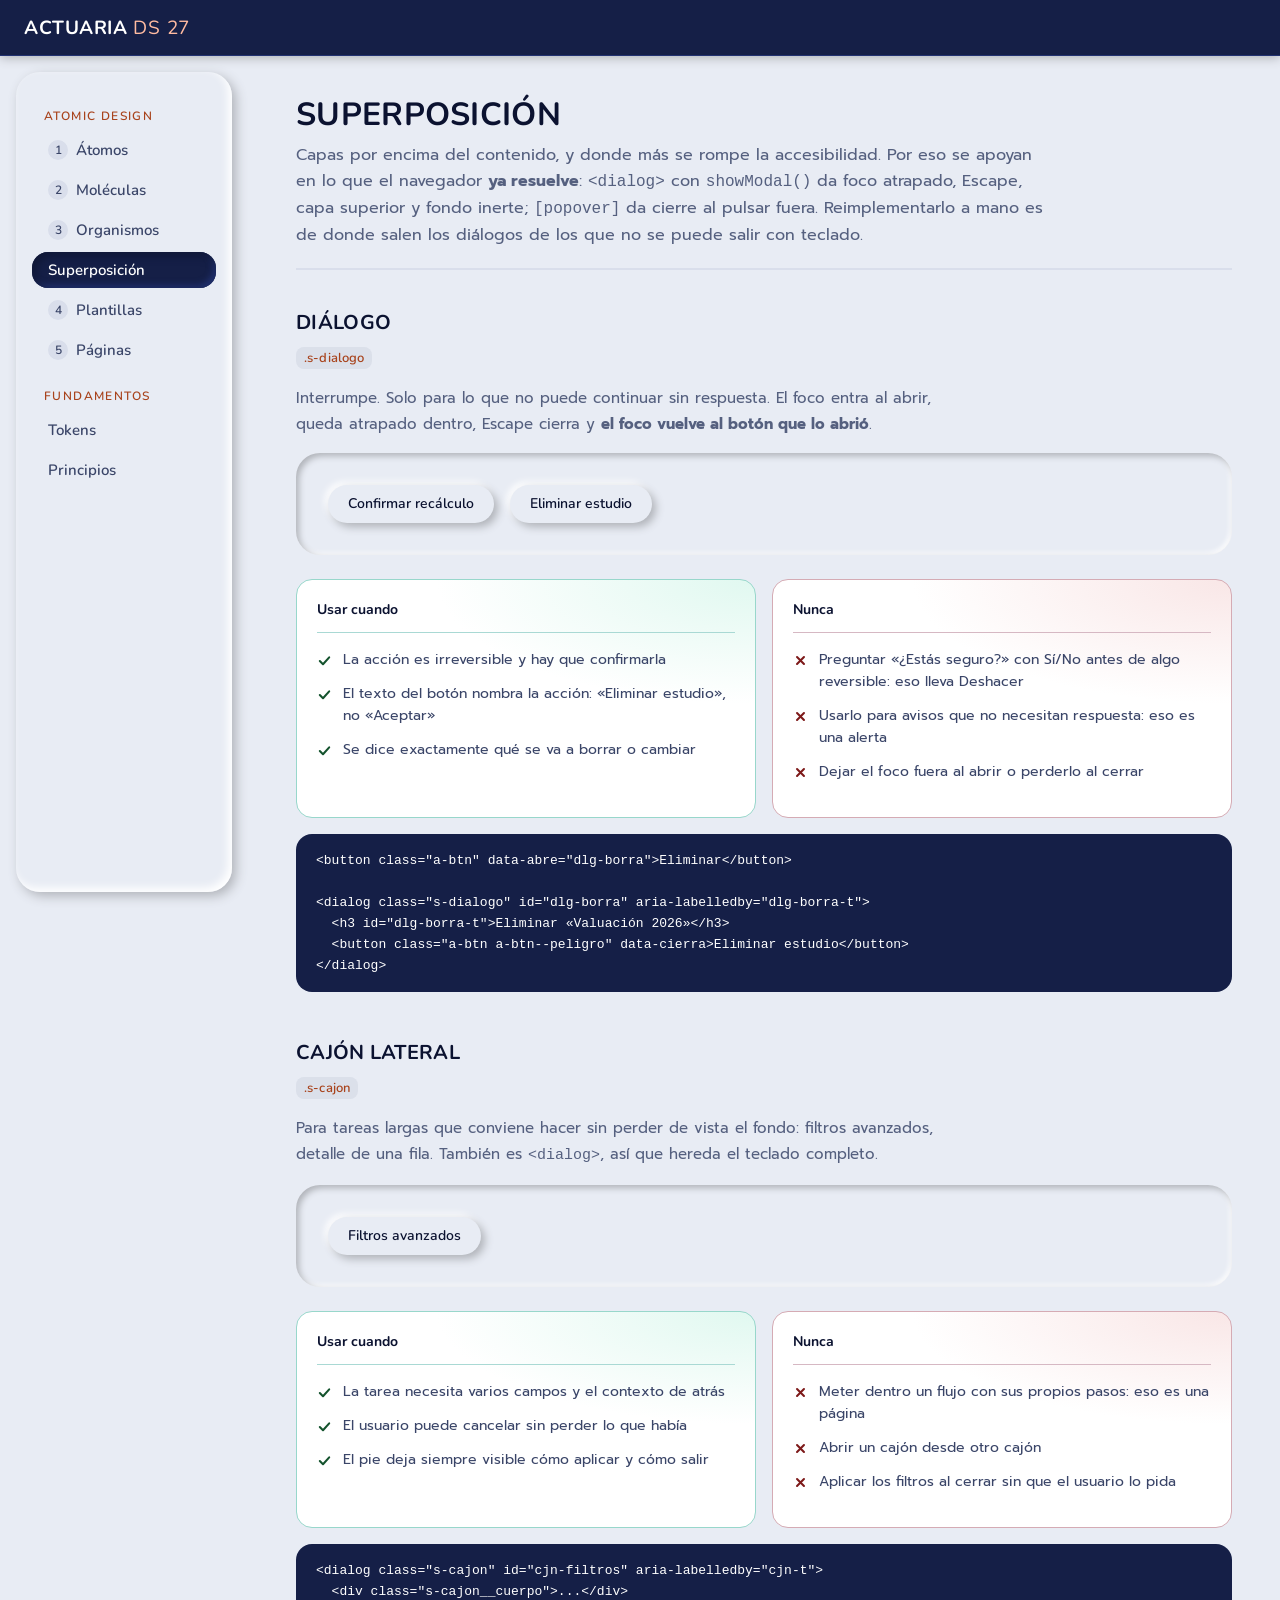
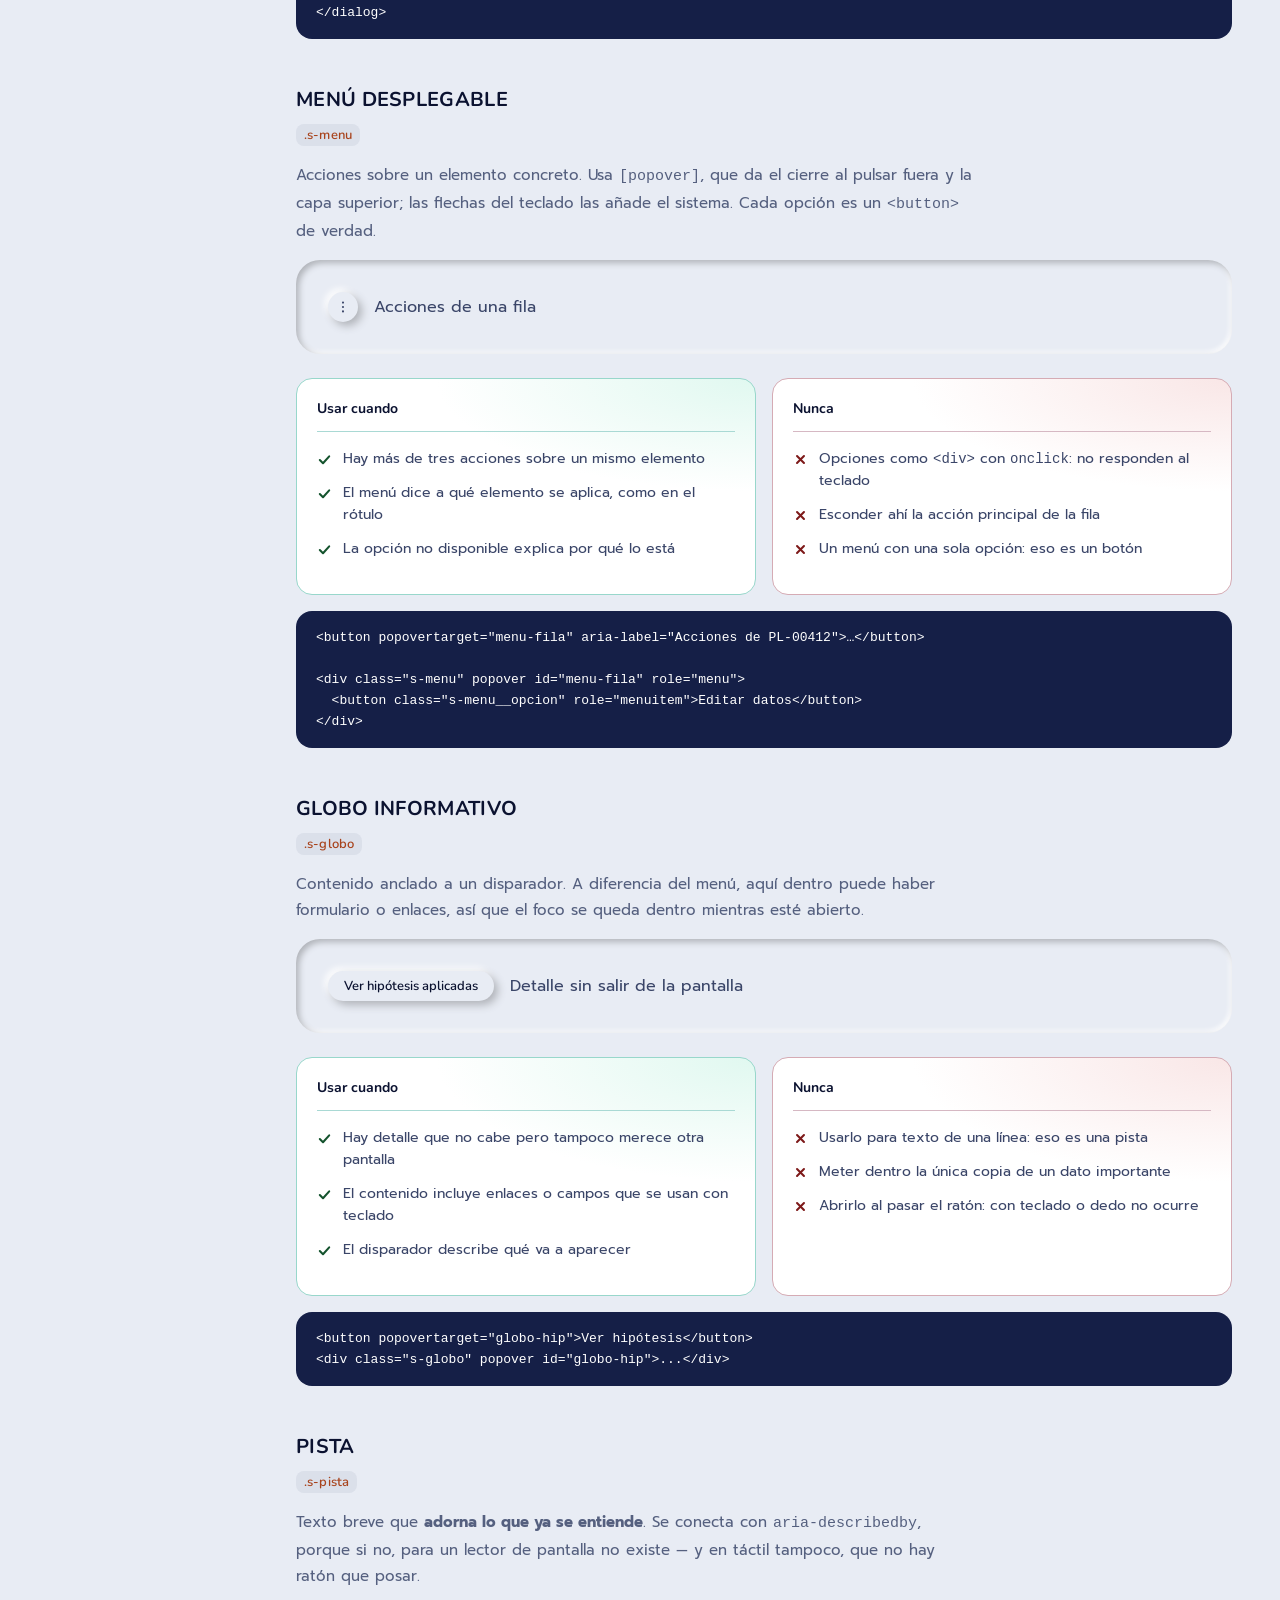
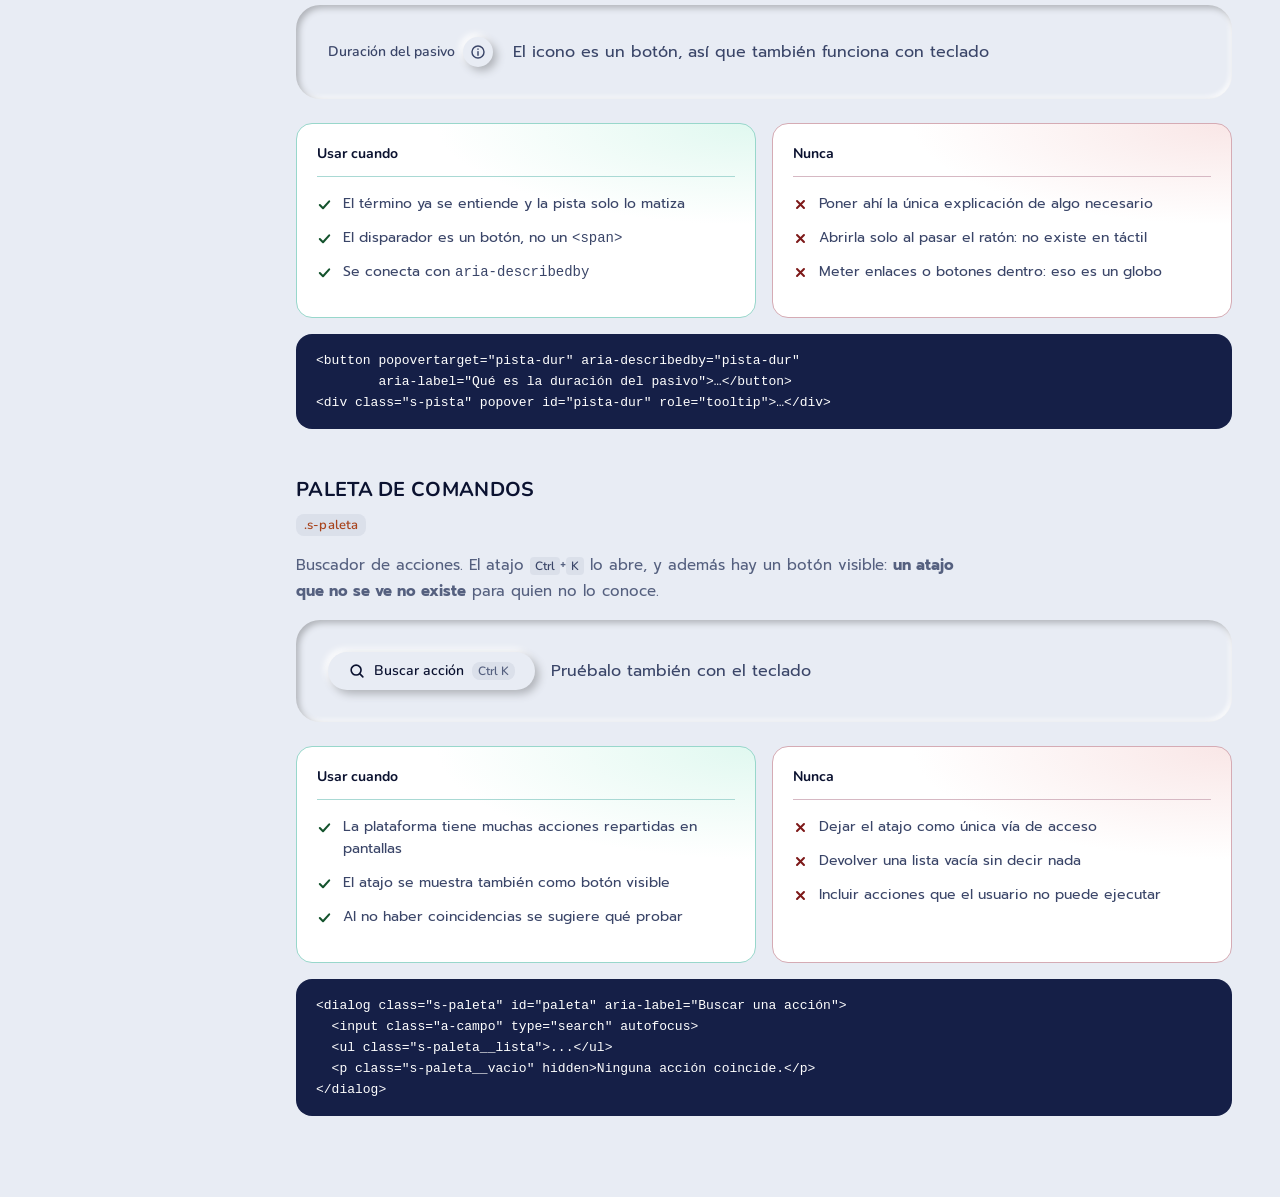
<file: pages/04-superposicion.html>
<!doctype html>
<html lang="es">
<head>
<meta charset="utf-8">
<meta name="viewport" content="width=device-width, initial-scale=1">
<title>Superposición · Actuaria DS 27</title>
<link rel="preconnect" href="https://fonts.googleapis.com">
<link rel="preconnect" href="https://fonts.gstatic.com" crossorigin>
<link href="https://fonts.googleapis.com/css2?family=Nunito:wght@400;600;700;800;900&family=Prompt:wght@300;400;500;700&display=swap" rel="stylesheet">
<link rel="stylesheet" href="../css/00b-fuentes.css?v=eaa7ce03">
<link rel="stylesheet" href="../css/00-reset.css?v=e9a6c5a0">
<link rel="stylesheet" href="../css/01-tokens.css?v=fd2a9269">
<link rel="stylesheet" href="../css/02-atomos.css?v=bddce91a">
<link rel="stylesheet" href="../css/03-moleculas.css?v=9980729d">
<link rel="stylesheet" href="../css/04-organismos.css?v=e0ed5479">
<link rel="stylesheet" href="../css/05-superposicion.css?v=d14b8bef">
<link rel="stylesheet" href="../css/06-plantillas.css?v=9026bb77">
<link rel="stylesheet" href="../css/90-escaparate.css?v=cea5bd8c">
</head>
<body>
<a class="sr-only" href="#principal">Saltar al contenido</a>
<header class="esc-topbar">
  <a class="esc-marca" href="../index.html">ACTUARIA <span>DS 27</span></a>
</header>
<div class="esc-shell">
  <nav class="esc-nav" aria-label="Capas del design system">
    <span class="esc-nav-tit">Atomic Design</span>
    <a class="esc-nav-link" href="../pages/01-atomos.html" data-capa="1"><b>1</b> Átomos</a>
    <a class="esc-nav-link" href="../pages/02-moleculas.html" data-capa="2"><b>2</b> Moléculas</a>
    <a class="esc-nav-link" href="../pages/03-organismos.html" data-capa="3"><b>3</b> Organismos</a>
    <a class="esc-nav-link" href="../pages/04-superposicion.html">Superposición</a>
    <a class="esc-nav-link" href="../pages/05-plantillas.html" data-capa="4"><b>4</b> Plantillas</a>
    <a class="esc-nav-link" href="../pages/06-paginas.html" data-capa="5"><b>5</b> Páginas</a>
    <span class="esc-nav-tit">Fundamentos</span>
    <a class="esc-nav-link" href="../pages/00-tokens.html">Tokens</a>
    <a class="esc-nav-link" href="../pages/00-principios.html">Principios</a>
  </nav>
  <main class="esc-main" id="principal">
  <div class="esc-cabecera">
    <h1>Superposición</h1>
    <p>Capas por encima del contenido, y donde más se rompe la accesibilidad. Por eso se apoyan en lo
       que el navegador <strong>ya resuelve</strong>: <code>&lt;dialog&gt;</code> con
       <code>showModal()</code> da foco atrapado, Escape, capa superior y fondo inerte;
       <code>[popover]</code> da cierre al pulsar fuera. Reimplementarlo a mano es de donde salen los
       diálogos de los que no se puede salir con teclado.</p>
  </div>

  <section class="ficha" id="dialogo">
    <h2>Diálogo</h2>
    <span class="clase">.s-dialogo</span>
    <p class="resumen">Interrumpe. Solo para lo que no puede continuar sin respuesta. El foco entra al abrir, queda atrapado dentro, Escape cierra y <strong>el foco vuelve al botón que lo abrió</strong>.</p>
    <div class="lienzo lienzo--col">
      <div class="muestra-ancha" style="display:flex;gap:var(--e-4);flex-wrap:wrap">
        <button class="a-btn" data-abre="dlg-confirma">Confirmar recálculo</button>
        <button class="a-btn" data-abre="dlg-borra">Eliminar estudio</button>
      </div>

      <dialog class="s-dialogo" id="dlg-confirma" aria-labelledby="dlg-confirma-t" tabindex="-1">
        <div class="s-dialogo__cabeza">
          <h3 class="s-dialogo__titulo" id="dlg-confirma-t">Recalcular la provisión</h3>
          <button class="a-icono a-icono--sm" data-cierra aria-label="Cerrar"><svg viewBox="0 0 20 20" width="16" height="16" fill="none" stroke="currentColor" stroke-width="1.8" stroke-linecap="round" stroke-linejoin="round" aria-hidden="true"><path d="M6 6l8 8M14 6l-8 8"/></svg></button>
        </div>
        <div class="s-dialogo__cuerpo">
          <p>Se volverán a valorar las 1 842 pólizas con las hipótesis actuales.
             El cálculo anterior se conserva y podrás compararlos.</p>
        </div>
        <div class="s-dialogo__pie">
          <button class="a-btn a-btn--fantasma" data-cierra>Cancelar</button>
          <span class="a-anillo"><button class="a-btn a-btn--principal" data-cierra>Recalcular</button></span>
        </div>
      </dialog>

      <dialog class="s-dialogo" id="dlg-borra" aria-labelledby="dlg-borra-t" tabindex="-1">
        <div class="s-dialogo__cabeza">
          <h3 class="s-dialogo__titulo" id="dlg-borra-t">Eliminar «Valuación 2026»</h3>
          <button class="a-icono a-icono--sm" data-cierra aria-label="Cerrar"><svg viewBox="0 0 20 20" width="16" height="16" fill="none" stroke="currentColor" stroke-width="1.8" stroke-linecap="round" stroke-linejoin="round" aria-hidden="true"><path d="M6 6l8 8M14 6l-8 8"/></svg></button>
        </div>
        <div class="s-dialogo__cuerpo">
          <p>Se eliminarán el estudio y sus tres escenarios. Esta acción no se puede deshacer.</p>
        </div>
        <div class="s-dialogo__pie s-dialogo__pie--peligro">
          <button class="a-btn a-btn--fantasma" data-cierra autofocus>Conservar estudio</button>
          <button class="a-btn a-btn--peligro" data-cierra>Eliminar estudio</button>
        </div>
      </dialog>    </div>
    <div class="reglas">
      <div class="regla regla--si"><h3>Usar cuando</h3><ul><li>La acción es irreversible y hay que confirmarla</li><li>El texto del botón nombra la acción: «Eliminar estudio», no «Aceptar»</li><li>Se dice exactamente qué se va a borrar o cambiar</li></ul></div>
      <div class="regla regla--no"><h3>Nunca</h3><ul><li>Preguntar «¿Estás seguro?» con Sí/No antes de algo reversible: eso lleva Deshacer</li><li>Usarlo para avisos que no necesitan respuesta: eso es una alerta</li><li>Dejar el foco fuera al abrir o perderlo al cerrar</li></ul></div>
    </div>
    <pre class="codigo">&lt;button class="a-btn" data-abre="dlg-borra"&gt;Eliminar&lt;/button&gt;

&lt;dialog class="s-dialogo" id="dlg-borra" aria-labelledby="dlg-borra-t"&gt;
  &lt;h3 id="dlg-borra-t"&gt;Eliminar «Valuación 2026»&lt;/h3&gt;
  &lt;button class="a-btn a-btn--peligro" data-cierra&gt;Eliminar estudio&lt;/button&gt;
&lt;/dialog&gt;</pre>
  </section>

  <section class="ficha" id="cajon">
    <h2>Cajón lateral</h2>
    <span class="clase">.s-cajon</span>
    <p class="resumen">Para tareas largas que conviene hacer sin perder de vista el fondo: filtros avanzados, detalle de una fila. También es <code>&lt;dialog&gt;</code>, así que hereda el teclado completo.</p>
    <div class="lienzo lienzo--col">
      <div class="muestra-ancha">
        <button class="a-btn" data-abre="cjn-filtros">Filtros avanzados</button>
      </div>

      <dialog class="s-cajon" id="cjn-filtros" aria-labelledby="cjn-t">
        <div class="s-cajon__cabeza">
          <h3 class="s-dialogo__titulo" id="cjn-t">Filtros avanzados</h3>
          <button class="a-icono a-icono--sm" data-cierra aria-label="Cerrar filtros"><svg viewBox="0 0 20 20" width="16" height="16" fill="none" stroke="currentColor" stroke-width="1.8" stroke-linecap="round" stroke-linejoin="round" aria-hidden="true"><path d="M6 6l8 8M14 6l-8 8"/></svg></button>
        </div>
        <div class="s-cajon__cuerpo">
          <div style="display:flex;flex-direction:column;gap:var(--e-5)">
            <div class="m-campo">
              <label class="a-etiqueta" for="f-ramo">Ramo</label>
              <select class="a-select" id="f-ramo"><option>Todos</option><option>Vida</option><option>Salud</option></select>
            </div>
            <div class="m-campo">
              <label class="a-etiqueta" for="f-min">Provisión mínima</label>
              <input class="a-campo" id="f-min" value="0" aria-describedby="f-min-a">
              <span class="ayuda" id="f-min-a">En unidades monetarias</span>
            </div>
            <label class="a-casilla"><input type="checkbox" checked><span class="caja"></span><span>Solo con siniestros abiertos</span></label>
          </div>
        </div>
        <div class="s-cajon__pie">
          <button class="a-btn a-btn--fantasma" data-cierra>Limpiar</button>
          <span class="a-anillo" style="margin-left:auto"><button class="a-btn a-btn--principal" data-cierra>Aplicar filtros</button></span>
        </div>
      </dialog>    </div>
    <div class="reglas">
      <div class="regla regla--si"><h3>Usar cuando</h3><ul><li>La tarea necesita varios campos y el contexto de atrás</li><li>El usuario puede cancelar sin perder lo que había</li><li>El pie deja siempre visible cómo aplicar y cómo salir</li></ul></div>
      <div class="regla regla--no"><h3>Nunca</h3><ul><li>Meter dentro un flujo con sus propios pasos: eso es una página</li><li>Abrir un cajón desde otro cajón</li><li>Aplicar los filtros al cerrar sin que el usuario lo pida</li></ul></div>
    </div>
    <pre class="codigo">&lt;dialog class="s-cajon" id="cjn-filtros" aria-labelledby="cjn-t"&gt;
  &lt;div class="s-cajon__cuerpo"&gt;...&lt;/div&gt;
&lt;/dialog&gt;</pre>
  </section>

  <section class="ficha" id="menu">
    <h2>Menú desplegable</h2>
    <span class="clase">.s-menu</span>
    <p class="resumen">Acciones sobre un elemento concreto. Usa <code>[popover]</code>, que da el cierre al pulsar fuera y la capa superior; las flechas del teclado las añade el sistema. Cada opción es un <code>&lt;button&gt;</code> de verdad.</p>
    <div class="lienzo lienzo--col">
      <div class="muestra-ancha" style="display:flex;gap:var(--e-4);align-items:center">
        <button class="a-icono a-icono--sm" popovertarget="menu-fila" aria-label="Acciones de la póliza PL-00412"><svg viewBox="0 0 20 20" width="16" height="16" fill="none" stroke="currentColor" stroke-width="1.8" stroke-linecap="round" stroke-linejoin="round" aria-hidden="true"><circle cx="10" cy="4.5" r="1.3" fill="currentColor" stroke="none"/><circle cx="10" cy="10" r="1.3" fill="currentColor" stroke="none"/><circle cx="10" cy="15.5" r="1.3" fill="currentColor" stroke="none"/></svg></button>
        <span class="pie" style="margin:0">Acciones de una fila</span>
      </div>
      <div class="s-menu" popover id="menu-fila" role="menu" aria-label="Acciones de la póliza">
        <span class="s-menu__rotulo">Póliza PL-00412</span>
        <button class="s-menu__opcion" role="menuitem"><svg viewBox="0 0 20 20" width="16" height="16" fill="none" stroke="currentColor" stroke-width="1.8" stroke-linecap="round" stroke-linejoin="round" aria-hidden="true"><path d="m4 16 .8-3.2 8-8 2.4 2.4-8 8L4 16Z"/></svg> Editar datos</button>
        <button class="s-menu__opcion" role="menuitem"><svg viewBox="0 0 20 20" width="16" height="16" fill="none" stroke="currentColor" stroke-width="1.8" stroke-linecap="round" stroke-linejoin="round" aria-hidden="true"><rect x="6" y="6" width="10" height="10" rx="1.5"/><path d="M13 6V4.5A1.5 1.5 0 0 0 11.5 3H5a2 2 0 0 0-2 2v6.5A1.5 1.5 0 0 0 4.5 13H6"/></svg> Duplicar</button>
        <button class="s-menu__opcion" role="menuitem"><svg viewBox="0 0 20 20" width="16" height="16" fill="none" stroke="currentColor" stroke-width="1.8" stroke-linecap="round" stroke-linejoin="round" aria-hidden="true"><path d="M10 3v10m0 0 4-4m-4 4-4-4M4 16h12"/></svg> Exportar a Excel</button>
        <div class="s-menu__separador"></div>
        <button class="s-menu__opcion" role="menuitem" aria-disabled="true"><svg viewBox="0 0 20 20" width="16" height="16" fill="none" stroke="currentColor" stroke-width="1.8" stroke-linecap="round" stroke-linejoin="round" aria-hidden="true"><circle cx="10" cy="10" r="7.5"/><path d="M10 9.5v4.5M10 6.3v.2"/></svg> Ver histórico</button>
        <button class="s-menu__opcion s-menu__opcion--peligro" role="menuitem"><svg viewBox="0 0 20 20" width="16" height="16" fill="none" stroke="currentColor" stroke-width="1.8" stroke-linecap="round" stroke-linejoin="round" aria-hidden="true"><path d="M4 6h12M8 6V4.5h4V6m-6 0 .7 9.5a1 1 0 0 0 1 .9h4.6a1 1 0 0 0 1-.9L14 6"/></svg> Eliminar póliza</button>
      </div>    </div>
    <div class="reglas">
      <div class="regla regla--si"><h3>Usar cuando</h3><ul><li>Hay más de tres acciones sobre un mismo elemento</li><li>El menú dice a qué elemento se aplica, como en el rótulo</li><li>La opción no disponible explica por qué lo está</li></ul></div>
      <div class="regla regla--no"><h3>Nunca</h3><ul><li>Opciones como <code>&lt;div&gt;</code> con <code>onclick</code>: no responden al teclado</li><li>Esconder ahí la acción principal de la fila</li><li>Un menú con una sola opción: eso es un botón</li></ul></div>
    </div>
    <pre class="codigo">&lt;button popovertarget="menu-fila" aria-label="Acciones de PL-00412"&gt;…&lt;/button&gt;

&lt;div class="s-menu" popover id="menu-fila" role="menu"&gt;
  &lt;button class="s-menu__opcion" role="menuitem"&gt;Editar datos&lt;/button&gt;
&lt;/div&gt;</pre>
  </section>

  <section class="ficha" id="globo">
    <h2>Globo informativo</h2>
    <span class="clase">.s-globo</span>
    <p class="resumen">Contenido anclado a un disparador. A diferencia del menú, aquí dentro puede haber formulario o enlaces, así que el foco se queda dentro mientras esté abierto.</p>
    <div class="lienzo lienzo--col">
      <div class="muestra-ancha" style="display:flex;gap:var(--e-4);align-items:center">
        <button class="a-btn a-btn--sm" popovertarget="globo-hip">Ver hipótesis aplicadas</button>
        <span class="pie" style="margin:0">Detalle sin salir de la pantalla</span>
      </div>
      <div class="s-globo" popover id="globo-hip">
        <p class="s-globo__titulo">Hipótesis del cálculo</p>
        <dl style="display:grid;grid-template-columns:auto 1fr;gap:var(--e-2) var(--e-4);font:var(--t-ui)">
          <dt style="color:var(--txt-debil)">Tabla</dt><dd>PERM/F 2000-P</dd>
          <dt style="color:var(--txt-debil)">Tasa técnica</dt><dd style="font-variant-numeric:tabular-nums">2,75 %</dd>
          <dt style="color:var(--txt-debil)">Rotación</dt><dd style="font-variant-numeric:tabular-nums">4,00 %</dd>
        </dl>
        <p style="margin-top:var(--e-4)"><a class="a-enlace" href="#globo">Editar hipótesis</a></p>
      </div>    </div>
    <div class="reglas">
      <div class="regla regla--si"><h3>Usar cuando</h3><ul><li>Hay detalle que no cabe pero tampoco merece otra pantalla</li><li>El contenido incluye enlaces o campos que se usan con teclado</li><li>El disparador describe qué va a aparecer</li></ul></div>
      <div class="regla regla--no"><h3>Nunca</h3><ul><li>Usarlo para texto de una línea: eso es una pista</li><li>Meter dentro la única copia de un dato importante</li><li>Abrirlo al pasar el ratón: con teclado o dedo no ocurre</li></ul></div>
    </div>
    <pre class="codigo">&lt;button popovertarget="globo-hip"&gt;Ver hipótesis&lt;/button&gt;
&lt;div class="s-globo" popover id="globo-hip"&gt;...&lt;/div&gt;</pre>
  </section>

  <section class="ficha" id="pista">
    <h2>Pista</h2>
    <span class="clase">.s-pista</span>
    <p class="resumen">Texto breve que <strong>adorna lo que ya se entiende</strong>. Se conecta con <code>aria-describedby</code>, porque si no, para un lector de pantalla no existe — y en táctil tampoco, que no hay ratón que posar.</p>
    <div class="lienzo lienzo--col">
      <div class="muestra-ancha" style="display:flex;gap:var(--e-5);align-items:center;flex-wrap:wrap">
        <span style="display:inline-flex;align-items:center;gap:var(--e-2);font:var(--t-ui)">
          Duración del pasivo
          <button class="a-icono a-icono--sm" popovertarget="pista-dur"
                  aria-label="Qué es la duración del pasivo" aria-describedby="pista-dur"><svg viewBox="0 0 20 20" width="16" height="16" fill="none" stroke="currentColor" stroke-width="1.8" stroke-linecap="round" stroke-linejoin="round" aria-hidden="true"><circle cx="10" cy="10" r="7.5"/><path d="M10 9.5v4.5M10 6.3v.2"/></svg></button>
        </span>
        <span class="pie" style="margin:0">El icono es un botón, así que también funciona con teclado</span>
      </div>
      <div class="s-pista" popover id="pista-dur" role="tooltip">
        Sensibilidad del valor del pasivo ante un cambio de un punto en la tasa.
      </div>    </div>
    <div class="reglas">
      <div class="regla regla--si"><h3>Usar cuando</h3><ul><li>El término ya se entiende y la pista solo lo matiza</li><li>El disparador es un botón, no un <code>&lt;span&gt;</code></li><li>Se conecta con <code>aria-describedby</code></li></ul></div>
      <div class="regla regla--no"><h3>Nunca</h3><ul><li>Poner ahí la única explicación de algo necesario</li><li>Abrirla solo al pasar el ratón: no existe en táctil</li><li>Meter enlaces o botones dentro: eso es un globo</li></ul></div>
    </div>
    <pre class="codigo">&lt;button popovertarget="pista-dur" aria-describedby="pista-dur"
        aria-label="Qué es la duración del pasivo"&gt;…&lt;/button&gt;
&lt;div class="s-pista" popover id="pista-dur" role="tooltip"&gt;…&lt;/div&gt;</pre>
  </section>

  <section class="ficha" id="paleta">
    <h2>Paleta de comandos</h2>
    <span class="clase">.s-paleta</span>
    <p class="resumen">Buscador de acciones. El atajo <kbd>Ctrl</kbd>+<kbd>K</kbd> lo abre, y además hay un botón visible: <strong>un atajo que no se ve no existe</strong> para quien no lo conoce.</p>
    <div class="lienzo lienzo--col">
      <div class="muestra-ancha" style="display:flex;gap:var(--e-4);align-items:center;flex-wrap:wrap">
        <button class="a-btn" data-abre="paleta-comandos"><svg viewBox="0 0 20 20" width="18" height="18" fill="none" stroke="currentColor" stroke-width="1.8" stroke-linecap="round" stroke-linejoin="round" aria-hidden="true"><circle cx="9" cy="9" r="5.5"/><path d="m13.5 13.5 3 3"/></svg> Buscar acción <span class="s-paleta__atajo">Ctrl K</span></button>
        <span class="pie" style="margin:0">Pruébalo también con el teclado</span>
      </div>

      <dialog class="s-paleta" id="paleta-comandos" aria-label="Buscar una acción">
        <div class="s-paleta__busca">
          <div class="m-busqueda" style="max-width:none"><svg viewBox="0 0 20 20" width="18" height="18" fill="none" stroke="currentColor" stroke-width="1.8" stroke-linecap="round" stroke-linejoin="round" aria-hidden="true"><circle cx="9" cy="9" r="5.5"/><path d="m13.5 13.5 3 3"/></svg>
            <input class="a-campo" type="search" placeholder="Escribe una acción" aria-label="Buscar acción" autofocus>
          </div>
        </div>
        <ul class="s-paleta__lista">
          <li><button class="s-menu__opcion"><svg viewBox="0 0 20 20" width="16" height="16" fill="none" stroke="currentColor" stroke-width="1.8" stroke-linecap="round" stroke-linejoin="round" aria-hidden="true"><path d="M10 5v10M5 10h10"/></svg> Crear estudio nuevo</button></li>
          <li><button class="s-menu__opcion"><svg viewBox="0 0 20 20" width="16" height="16" fill="none" stroke="currentColor" stroke-width="1.8" stroke-linecap="round" stroke-linejoin="round" aria-hidden="true"><path d="M10 3v10m0 0 4-4m-4 4-4-4M4 16h12"/></svg> Exportar cartera a Excel</button></li>
          <li><button class="s-menu__opcion"><svg viewBox="0 0 20 20" width="16" height="16" fill="none" stroke="currentColor" stroke-width="1.8" stroke-linecap="round" stroke-linejoin="round" aria-hidden="true"><path d="m4 16 .8-3.2 8-8 2.4 2.4-8 8L4 16Z"/></svg> Editar hipótesis del estudio</button></li>
          <li><button class="s-menu__opcion"><svg viewBox="0 0 20 20" width="16" height="16" fill="none" stroke="currentColor" stroke-width="1.8" stroke-linecap="round" stroke-linejoin="round" aria-hidden="true"><rect x="6" y="6" width="10" height="10" rx="1.5"/><path d="M13 6V4.5A1.5 1.5 0 0 0 11.5 3H5a2 2 0 0 0-2 2v6.5A1.5 1.5 0 0 0 4.5 13H6"/></svg> Duplicar escenario</button></li>
          <li><button class="s-menu__opcion"><svg viewBox="0 0 20 20" width="16" height="16" fill="none" stroke="currentColor" stroke-width="1.8" stroke-linecap="round" stroke-linejoin="round" aria-hidden="true"><circle cx="10" cy="10" r="7.5"/><path d="M10 9.5v4.5M10 6.3v.2"/></svg> Ver tablas biométricas</button></li>
        </ul>
        <p class="s-paleta__vacio" hidden>Ninguna acción coincide. Prueba con «estudio» o «exportar».</p>
      </dialog>    </div>
    <div class="reglas">
      <div class="regla regla--si"><h3>Usar cuando</h3><ul><li>La plataforma tiene muchas acciones repartidas en pantallas</li><li>El atajo se muestra también como botón visible</li><li>Al no haber coincidencias se sugiere qué probar</li></ul></div>
      <div class="regla regla--no"><h3>Nunca</h3><ul><li>Dejar el atajo como única vía de acceso</li><li>Devolver una lista vacía sin decir nada</li><li>Incluir acciones que el usuario no puede ejecutar</li></ul></div>
    </div>
    <pre class="codigo">&lt;dialog class="s-paleta" id="paleta" aria-label="Buscar una acción"&gt;
  &lt;input class="a-campo" type="search" autofocus&gt;
  &lt;ul class="s-paleta__lista"&gt;...&lt;/ul&gt;
  &lt;p class="s-paleta__vacio" hidden&gt;Ninguna acción coincide.&lt;/p&gt;
&lt;/dialog&gt;</pre>
  </section>

  <style>
  .lienzo--col { flex-direction: column; align-items: stretch; gap: var(--e-6); }
  .muestra-ancha { width: 100%; min-width: 0; }
  kbd { padding: 1px 5px; border-radius: 4px; background: var(--sup-hundida);
        font: var(--t-ui-sm); color: var(--txt-medio); }
  </style>
  
  
  
  
  
  
  
  
  
  
  
  
  
  </main>
</div>
<script src="../js/numero.js?v=4f763e4c" defer></script>
<script src="../js/formulario.js?v=8c746630" defer></script>
<script src="../js/combo.js?v=57805803" defer></script>
<script src="../js/subida.js?v=0413ad23" defer></script>
<script src="../js/pestanas.js?v=460c6f4d" defer></script>
<script src="../js/calendario.js?v=a9e4e4fc" defer></script>
<script src="../js/avisos.js?v=7fdca0bb" defer></script>
<script src="../js/ds.js?v=c3c2bbb3"></script>
<script src="../js/superposicion.js?v=b81abd6e"></script>
<script>
  /* Marca el enlace de la pagina actual.
     Cuidado: en la raiz publicada la URL es /repo/ y pop() devuelve "",
     y ''.endsWith('') es true -> se marcaban TODOS los enlaces. Hay que
     normalizar el vacio a index.html antes de comparar. */
  (() => {
    const archivo = (location.pathname.split('/').pop() || 'index.html');
    document.querySelectorAll('.esc-nav-link').forEach(a => {
      const destino = a.getAttribute('href').split('/').pop() || 'index.html';
      if (destino === archivo) { a.classList.add('activo'); a.setAttribute('aria-current', 'page'); }
    });
  })();
</script>
</body>
</html>
</file>
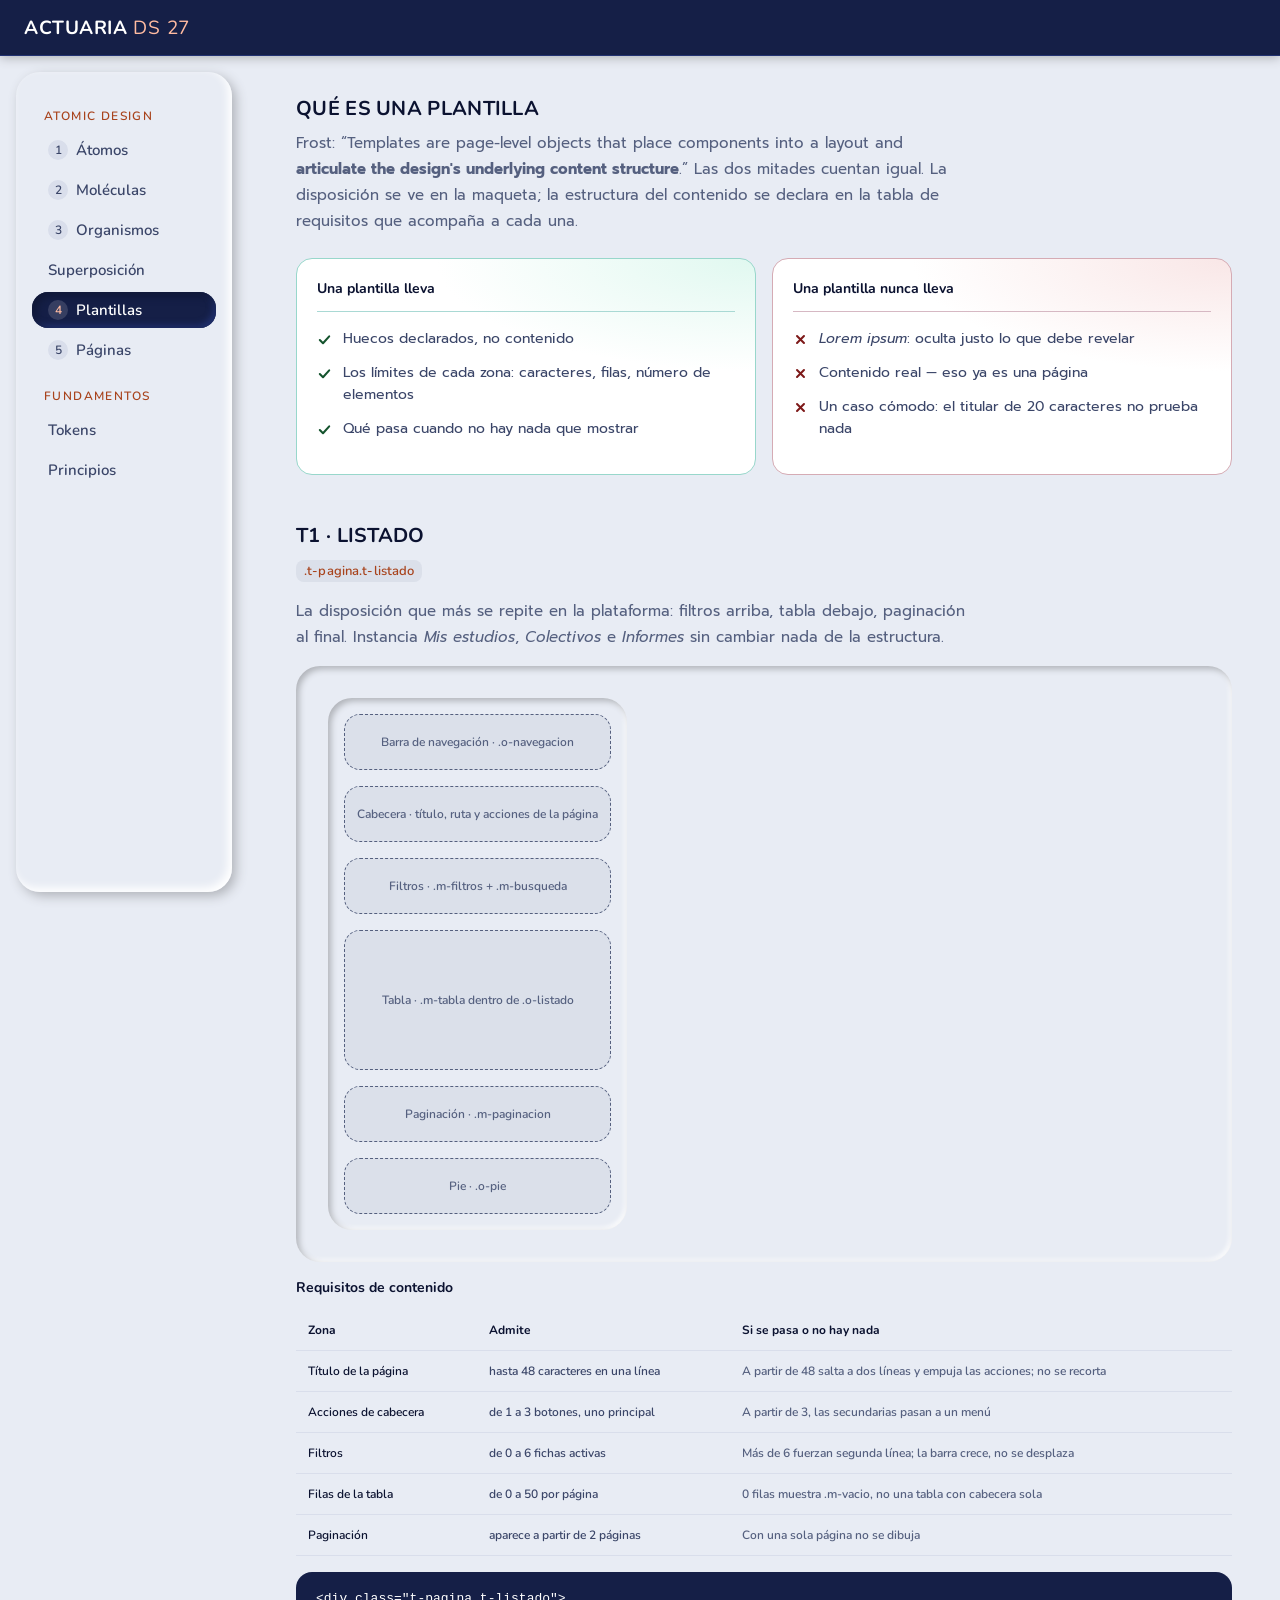
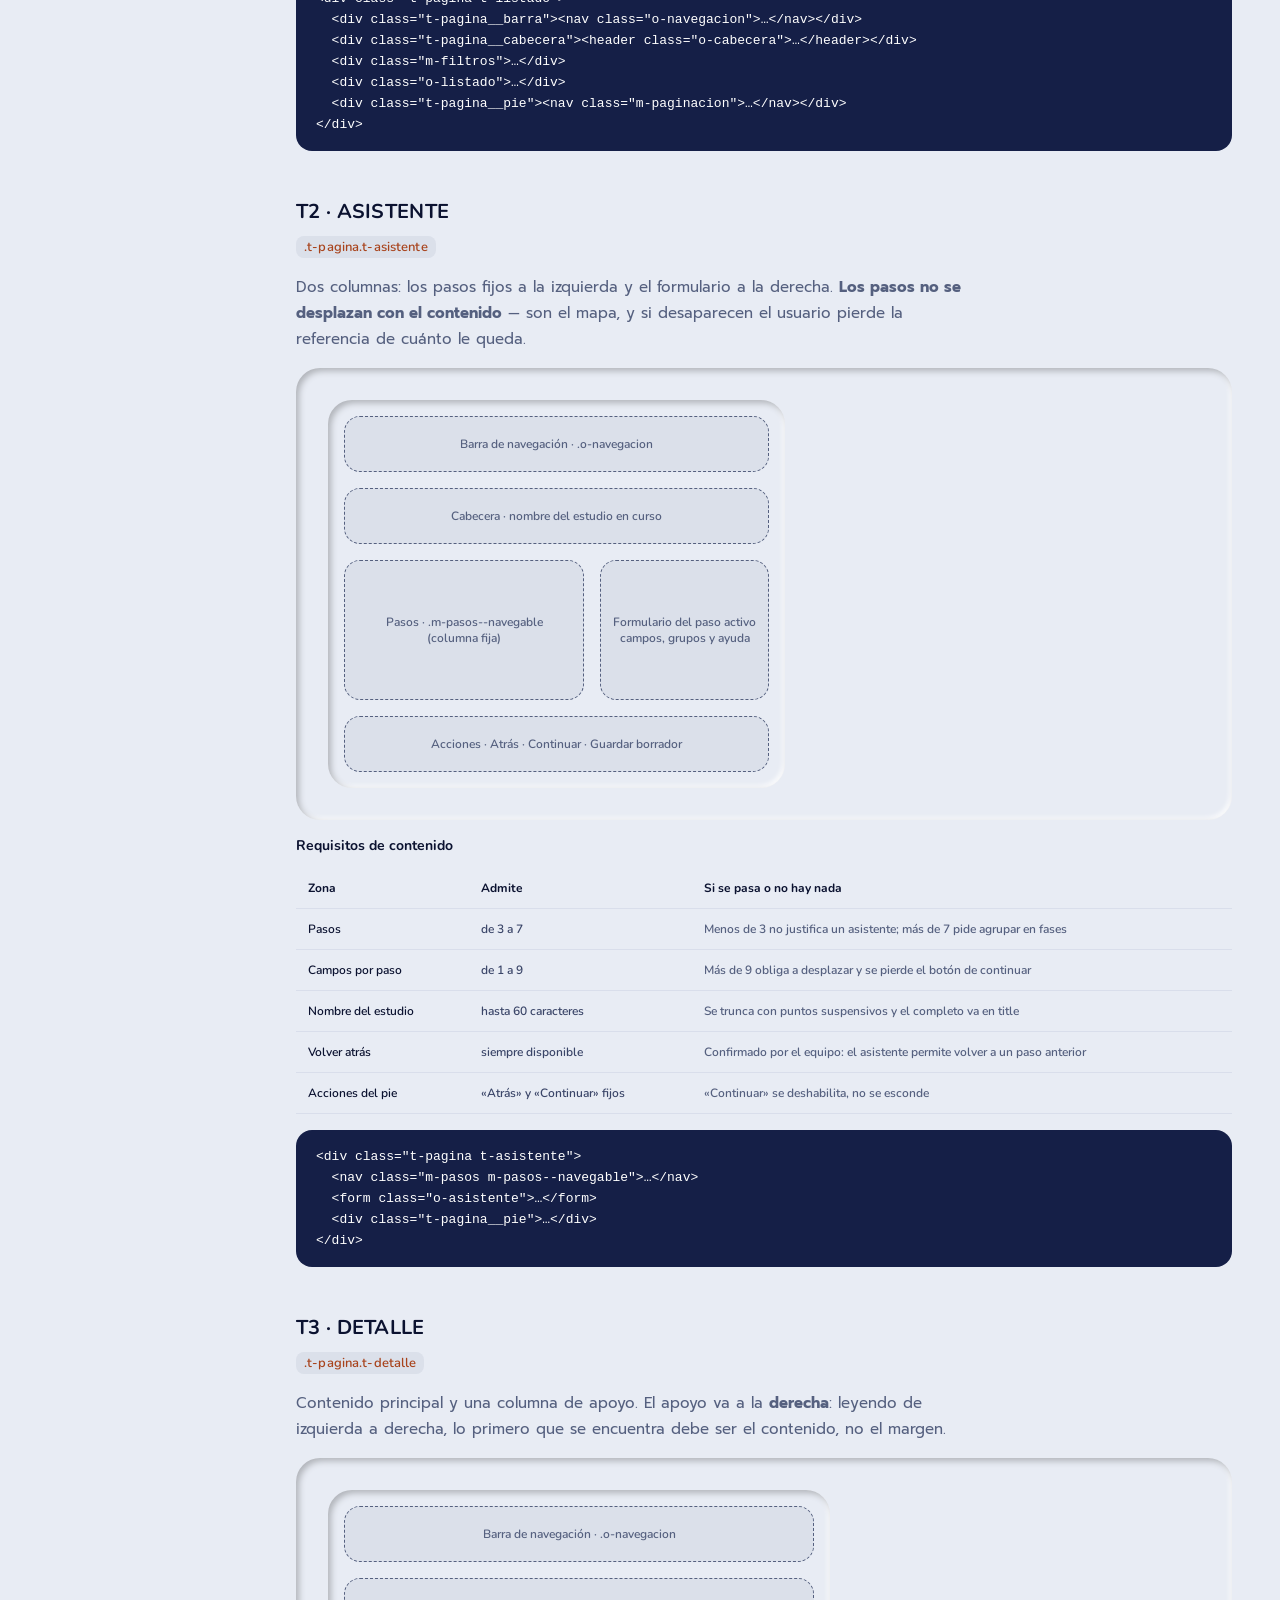
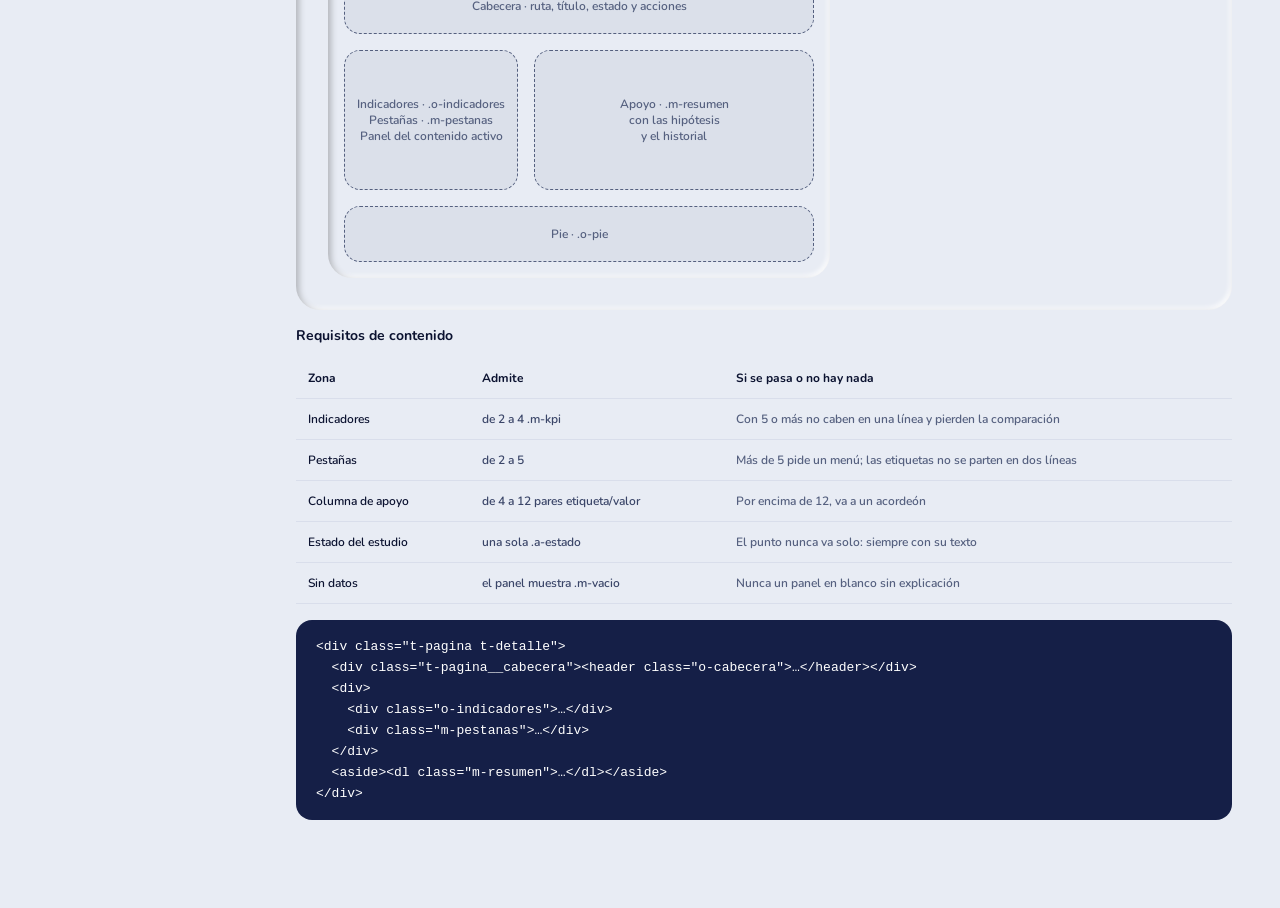
<file: pages/05-plantillas.html>
<!doctype html>
<html lang="es">
<head>
<meta charset="utf-8">
<meta name="viewport" content="width=device-width, initial-scale=1">
<title>📐 Plantillas · Actuaria DS 27</title>
<link rel="preconnect" href="https://fonts.googleapis.com">
<link rel="preconnect" href="https://fonts.gstatic.com" crossorigin>
<link href="https://fonts.googleapis.com/css2?family=Nunito:wght@400;600;700;800;900&family=Prompt:wght@300;400;500;700&display=swap" rel="stylesheet">
<link rel="stylesheet" href="../css/00b-fuentes.css?v=eaa7ce03">
<link rel="stylesheet" href="../css/00-reset.css?v=e9a6c5a0">
<link rel="stylesheet" href="../css/01-tokens.css?v=fd2a9269">
<link rel="stylesheet" href="../css/02-atomos.css?v=bddce91a">
<link rel="stylesheet" href="../css/03-moleculas.css?v=9980729d">
<link rel="stylesheet" href="../css/04-organismos.css?v=e0ed5479">
<link rel="stylesheet" href="../css/05-superposicion.css?v=d14b8bef">
<link rel="stylesheet" href="../css/06-plantillas.css?v=9026bb77">
<link rel="stylesheet" href="../css/90-escaparate.css?v=cea5bd8c">
</head>
<body>
<a class="sr-only" href="#principal">Saltar al contenido</a>
<header class="esc-topbar">
  <a class="esc-marca" href="../index.html">ACTUARIA <span>DS 27</span></a>
</header>
<div class="esc-shell">
  <nav class="esc-nav" aria-label="Capas del design system">
    <span class="esc-nav-tit">Atomic Design</span>
    <a class="esc-nav-link" href="../pages/01-atomos.html" data-capa="1"><b>1</b> Átomos</a>
    <a class="esc-nav-link" href="../pages/02-moleculas.html" data-capa="2"><b>2</b> Moléculas</a>
    <a class="esc-nav-link" href="../pages/03-organismos.html" data-capa="3"><b>3</b> Organismos</a>
    <a class="esc-nav-link" href="../pages/04-superposicion.html">Superposición</a>
    <a class="esc-nav-link" href="../pages/05-plantillas.html" data-capa="4"><b>4</b> Plantillas</a>
    <a class="esc-nav-link" href="../pages/06-paginas.html" data-capa="5"><b>5</b> Páginas</a>
    <span class="esc-nav-tit">Fundamentos</span>
    <a class="esc-nav-link" href="../pages/00-tokens.html">Tokens</a>
    <a class="esc-nav-link" href="../pages/00-principios.html">Principios</a>
  </nav>
  <main class="esc-main" id="principal">
<section class="ficha" id="que-es"><h2>Qué es una plantilla</h2><p class="resumen">Frost: <q>Templates are page-level objects that place components into a layout and <strong>articulate the design's underlying content structure</strong>.</q> Las dos mitades cuentan igual. La disposición se ve en la maqueta; la estructura del contenido se declara en la tabla de requisitos que acompaña a cada una.</p><div class="reglas"><div class="regla regla--si"><h3>Una plantilla lleva</h3><ul><li>Huecos declarados, no contenido</li><li>Los límites de cada zona: caracteres, filas, número de elementos</li><li>Qué pasa cuando no hay nada que mostrar</li></ul></div><div class="regla regla--no"><h3>Una plantilla nunca lleva</h3><ul><li><em>Lorem ipsum</em>: oculta justo lo que debe revelar</li><li>Contenido real — eso ya es una página</li><li>Un caso cómodo: el titular de 20 caracteres no prueba nada</li></ul></div></div></section><section class="ficha" id="t-listado"><h2>T1 · Listado</h2><span class="clase">.t-pagina.t-listado</span><p class="resumen">La disposición que más se repite en la plataforma: filtros arriba, tabla debajo, paginación al final. Instancia <em>Mis estudios</em>, <em>Colectivos</em> e <em>Informes</em> sin cambiar nada de la estructura.</p><div class="lienzo lienzo--col"><div class="muestra-ancha"><div class="t-pagina t-listado"><div class="t-pagina__barra"><div class="a-hueco">Barra de navegación · .o-navegacion</div></div><div class="t-pagina__cabecera"><div class="a-hueco">Cabecera · título, ruta y acciones de la página</div></div><div class="a-hueco">Filtros · .m-filtros + .m-busqueda</div><div class="a-hueco a-hueco--alto">Tabla · .m-tabla dentro de .o-listado</div><div class="t-pagina__pie"><div class="a-hueco">Paginación · .m-paginacion</div></div><div class="t-pagina__pie"><div class="a-hueco">Pie · .o-pie</div></div></div></div></div><table class="t-req"><caption>Requisitos de contenido</caption><thead><tr><th scope="col">Zona</th><th scope="col">Admite</th><th scope="col">Si se pasa o no hay nada</th></tr></thead><tbody><tr><th scope="row">Título de la página</th><td>hasta 48 caracteres en una línea</td><td>A partir de 48 salta a dos líneas y empuja las acciones; no se recorta</td></tr><tr><th scope="row">Acciones de cabecera</th><td>de 1 a 3 botones, uno principal</td><td>A partir de 3, las secundarias pasan a un menú</td></tr><tr><th scope="row">Filtros</th><td>de 0 a 6 fichas activas</td><td>Más de 6 fuerzan segunda línea; la barra crece, no se desplaza</td></tr><tr><th scope="row">Filas de la tabla</th><td>de 0 a 50 por página</td><td>0 filas muestra .m-vacio, no una tabla con cabecera sola</td></tr><tr><th scope="row">Paginación</th><td>aparece a partir de 2 páginas</td><td>Con una sola página no se dibuja</td></tr></tbody></table><pre class="codigo"><code>&lt;div class="t-pagina t-listado"&gt;
  &lt;div class="t-pagina__barra"&gt;&lt;nav class="o-navegacion"&gt;…&lt;/nav&gt;&lt;/div&gt;
  &lt;div class="t-pagina__cabecera"&gt;&lt;header class="o-cabecera"&gt;…&lt;/header&gt;&lt;/div&gt;
  &lt;div class="m-filtros"&gt;…&lt;/div&gt;
  &lt;div class="o-listado"&gt;…&lt;/div&gt;
  &lt;div class="t-pagina__pie"&gt;&lt;nav class="m-paginacion"&gt;…&lt;/nav&gt;&lt;/div&gt;
&lt;/div&gt;</code></pre></section><section class="ficha" id="t-asistente"><h2>T2 · Asistente</h2><span class="clase">.t-pagina.t-asistente</span><p class="resumen">Dos columnas: los pasos fijos a la izquierda y el formulario a la derecha. <strong>Los pasos no se desplazan con el contenido</strong> — son el mapa, y si desaparecen el usuario pierde la referencia de cuánto le queda.</p><div class="lienzo lienzo--col"><div class="muestra-ancha"><div class="t-pagina t-asistente"><div class="t-pagina__barra"><div class="a-hueco">Barra de navegación · .o-navegacion</div></div><div class="t-pagina__cabecera"><div class="a-hueco">Cabecera · nombre del estudio en curso</div></div><div class="a-hueco a-hueco--alto">Pasos · .m-pasos--navegable<br>(columna fija)</div><div class="a-hueco a-hueco--alto">Formulario del paso activo<br>campos, grupos y ayuda</div><div class="t-pagina__pie"><div class="a-hueco">Acciones · Atrás · Continuar · Guardar borrador</div></div></div></div></div><table class="t-req"><caption>Requisitos de contenido</caption><thead><tr><th scope="col">Zona</th><th scope="col">Admite</th><th scope="col">Si se pasa o no hay nada</th></tr></thead><tbody><tr><th scope="row">Pasos</th><td>de 3 a 7</td><td>Menos de 3 no justifica un asistente; más de 7 pide agrupar en fases</td></tr><tr><th scope="row">Campos por paso</th><td>de 1 a 9</td><td>Más de 9 obliga a desplazar y se pierde el botón de continuar</td></tr><tr><th scope="row">Nombre del estudio</th><td>hasta 60 caracteres</td><td>Se trunca con puntos suspensivos y el completo va en title</td></tr><tr><th scope="row">Volver atrás</th><td>siempre disponible</td><td>Confirmado por el equipo: el asistente permite volver a un paso anterior</td></tr><tr><th scope="row">Acciones del pie</th><td>«Atrás» y «Continuar» fijos</td><td>«Continuar» se deshabilita, no se esconde</td></tr></tbody></table><pre class="codigo"><code>&lt;div class="t-pagina t-asistente"&gt;
  &lt;nav class="m-pasos m-pasos--navegable"&gt;…&lt;/nav&gt;
  &lt;form class="o-asistente"&gt;…&lt;/form&gt;
  &lt;div class="t-pagina__pie"&gt;…&lt;/div&gt;
&lt;/div&gt;</code></pre></section><section class="ficha" id="t-detalle"><h2>T3 · Detalle</h2><span class="clase">.t-pagina.t-detalle</span><p class="resumen">Contenido principal y una columna de apoyo. El apoyo va a la <strong>derecha</strong>: leyendo de izquierda a derecha, lo primero que se encuentra debe ser el contenido, no el margen.</p><div class="lienzo lienzo--col"><div class="muestra-ancha"><div class="t-pagina t-detalle"><div class="t-pagina__barra"><div class="a-hueco">Barra de navegación · .o-navegacion</div></div><div class="t-pagina__cabecera"><div class="a-hueco">Cabecera · ruta, título, estado y acciones</div></div><div class="a-hueco a-hueco--alto">Indicadores · .o-indicadores<br>Pestañas · .m-pestanas<br>Panel del contenido activo</div><div class="a-hueco a-hueco--alto">Apoyo · .m-resumen<br>con las hipótesis<br>y el historial</div><div class="t-pagina__pie"><div class="a-hueco">Pie · .o-pie</div></div></div></div></div><table class="t-req"><caption>Requisitos de contenido</caption><thead><tr><th scope="col">Zona</th><th scope="col">Admite</th><th scope="col">Si se pasa o no hay nada</th></tr></thead><tbody><tr><th scope="row">Indicadores</th><td>de 2 a 4 .m-kpi</td><td>Con 5 o más no caben en una línea y pierden la comparación</td></tr><tr><th scope="row">Pestañas</th><td>de 2 a 5</td><td>Más de 5 pide un menú; las etiquetas no se parten en dos líneas</td></tr><tr><th scope="row">Columna de apoyo</th><td>de 4 a 12 pares etiqueta/valor</td><td>Por encima de 12, va a un acordeón</td></tr><tr><th scope="row">Estado del estudio</th><td>una sola .a-estado</td><td>El punto nunca va solo: siempre con su texto</td></tr><tr><th scope="row">Sin datos</th><td>el panel muestra .m-vacio</td><td>Nunca un panel en blanco sin explicación</td></tr></tbody></table><pre class="codigo"><code>&lt;div class="t-pagina t-detalle"&gt;
  &lt;div class="t-pagina__cabecera"&gt;&lt;header class="o-cabecera"&gt;…&lt;/header&gt;&lt;/div&gt;
  &lt;div&gt;
    &lt;div class="o-indicadores"&gt;…&lt;/div&gt;
    &lt;div class="m-pestanas"&gt;…&lt;/div&gt;
  &lt;/div&gt;
  &lt;aside&gt;&lt;dl class="m-resumen"&gt;…&lt;/dl&gt;&lt;/aside&gt;
&lt;/div&gt;</code></pre></section>
  
  
  </main>
</div>
<script src="../js/numero.js?v=4f763e4c" defer></script>
<script src="../js/formulario.js?v=8c746630" defer></script>
<script src="../js/combo.js?v=57805803" defer></script>
<script src="../js/subida.js?v=0413ad23" defer></script>
<script src="../js/pestanas.js?v=460c6f4d" defer></script>
<script src="../js/calendario.js?v=a9e4e4fc" defer></script>
<script src="../js/avisos.js?v=7fdca0bb" defer></script>
<script src="../js/ds.js?v=c3c2bbb3"></script>
<script src="../js/superposicion.js?v=b81abd6e"></script>
<script>
  /* Marca el enlace de la pagina actual.
     Cuidado: en la raiz publicada la URL es /repo/ y pop() devuelve "",
     y ''.endsWith('') es true -> se marcaban TODOS los enlaces. Hay que
     normalizar el vacio a index.html antes de comparar. */
  (() => {
    const archivo = (location.pathname.split('/').pop() || 'index.html');
    document.querySelectorAll('.esc-nav-link').forEach(a => {
      const destino = a.getAttribute('href').split('/').pop() || 'index.html';
      if (destino === archivo) { a.classList.add('activo'); a.setAttribute('aria-current', 'page'); }
    });
  })();
</script>
</body>
</html>
</file>
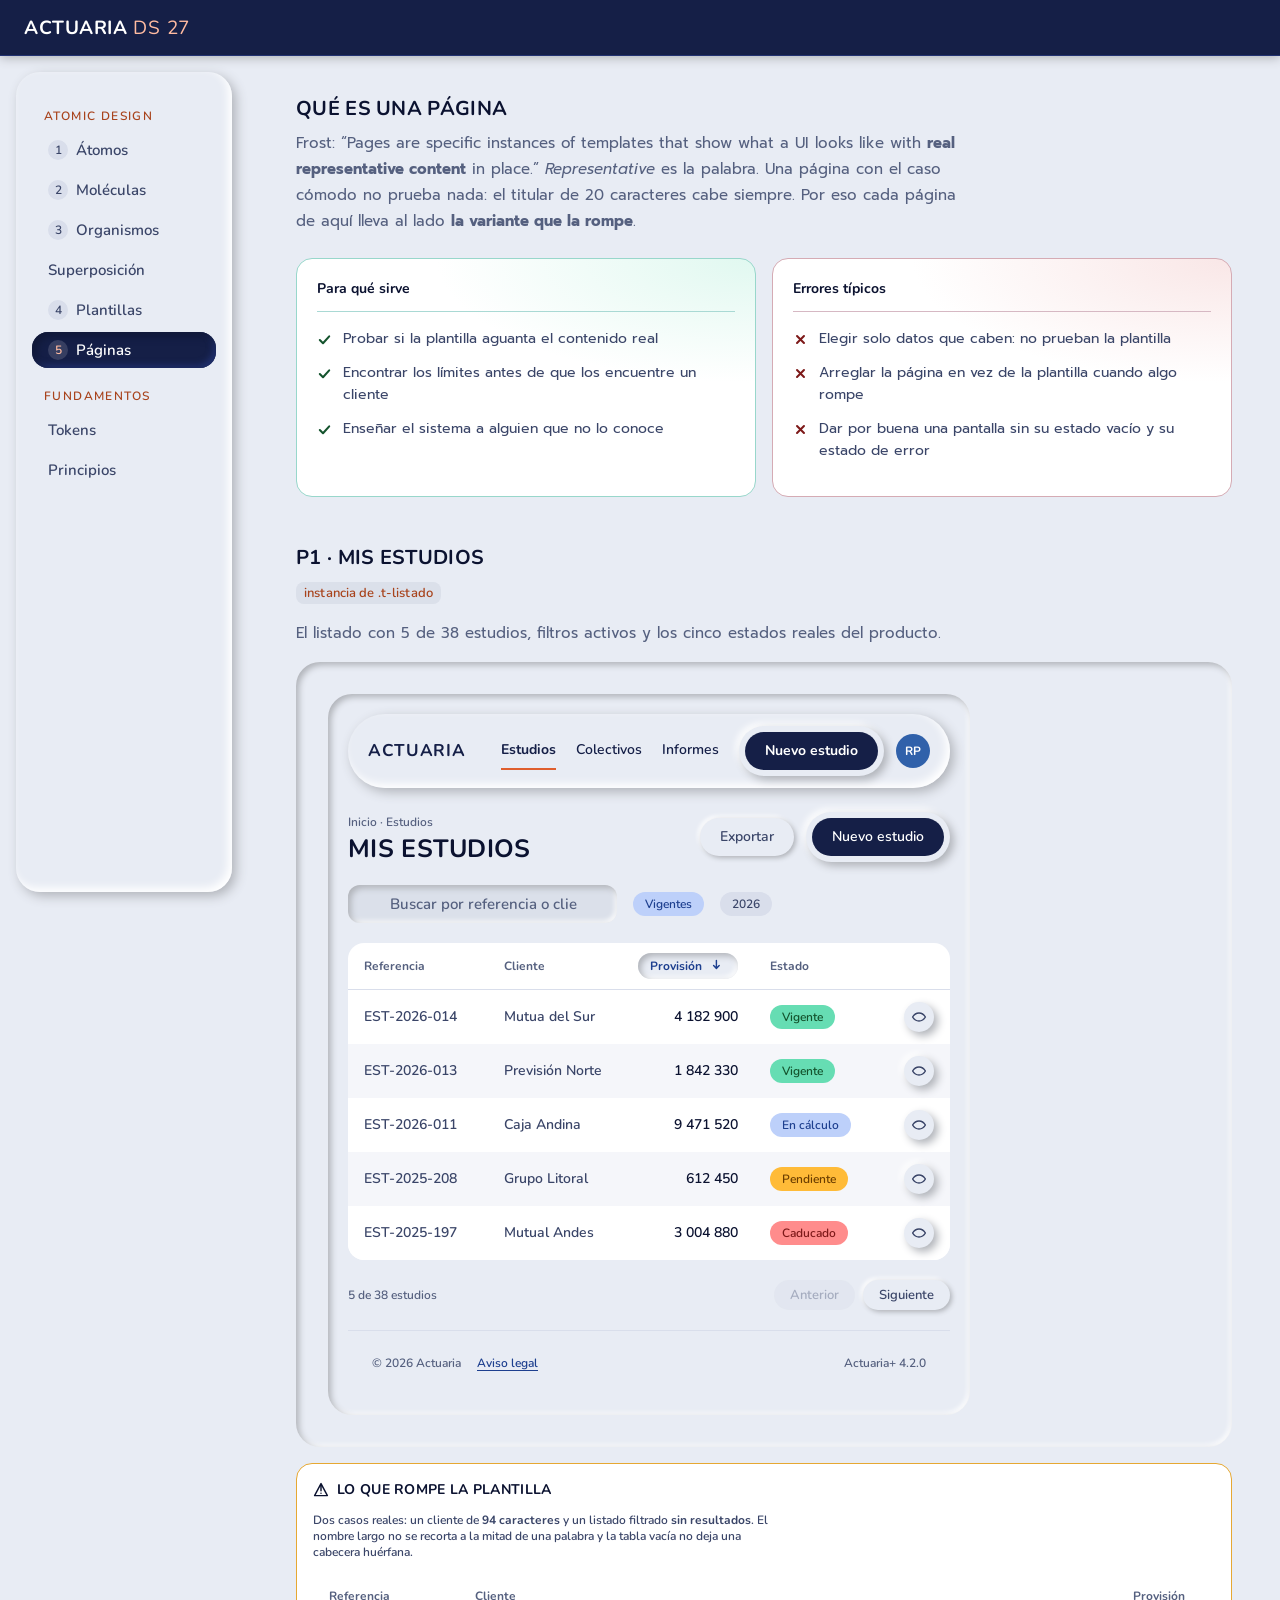
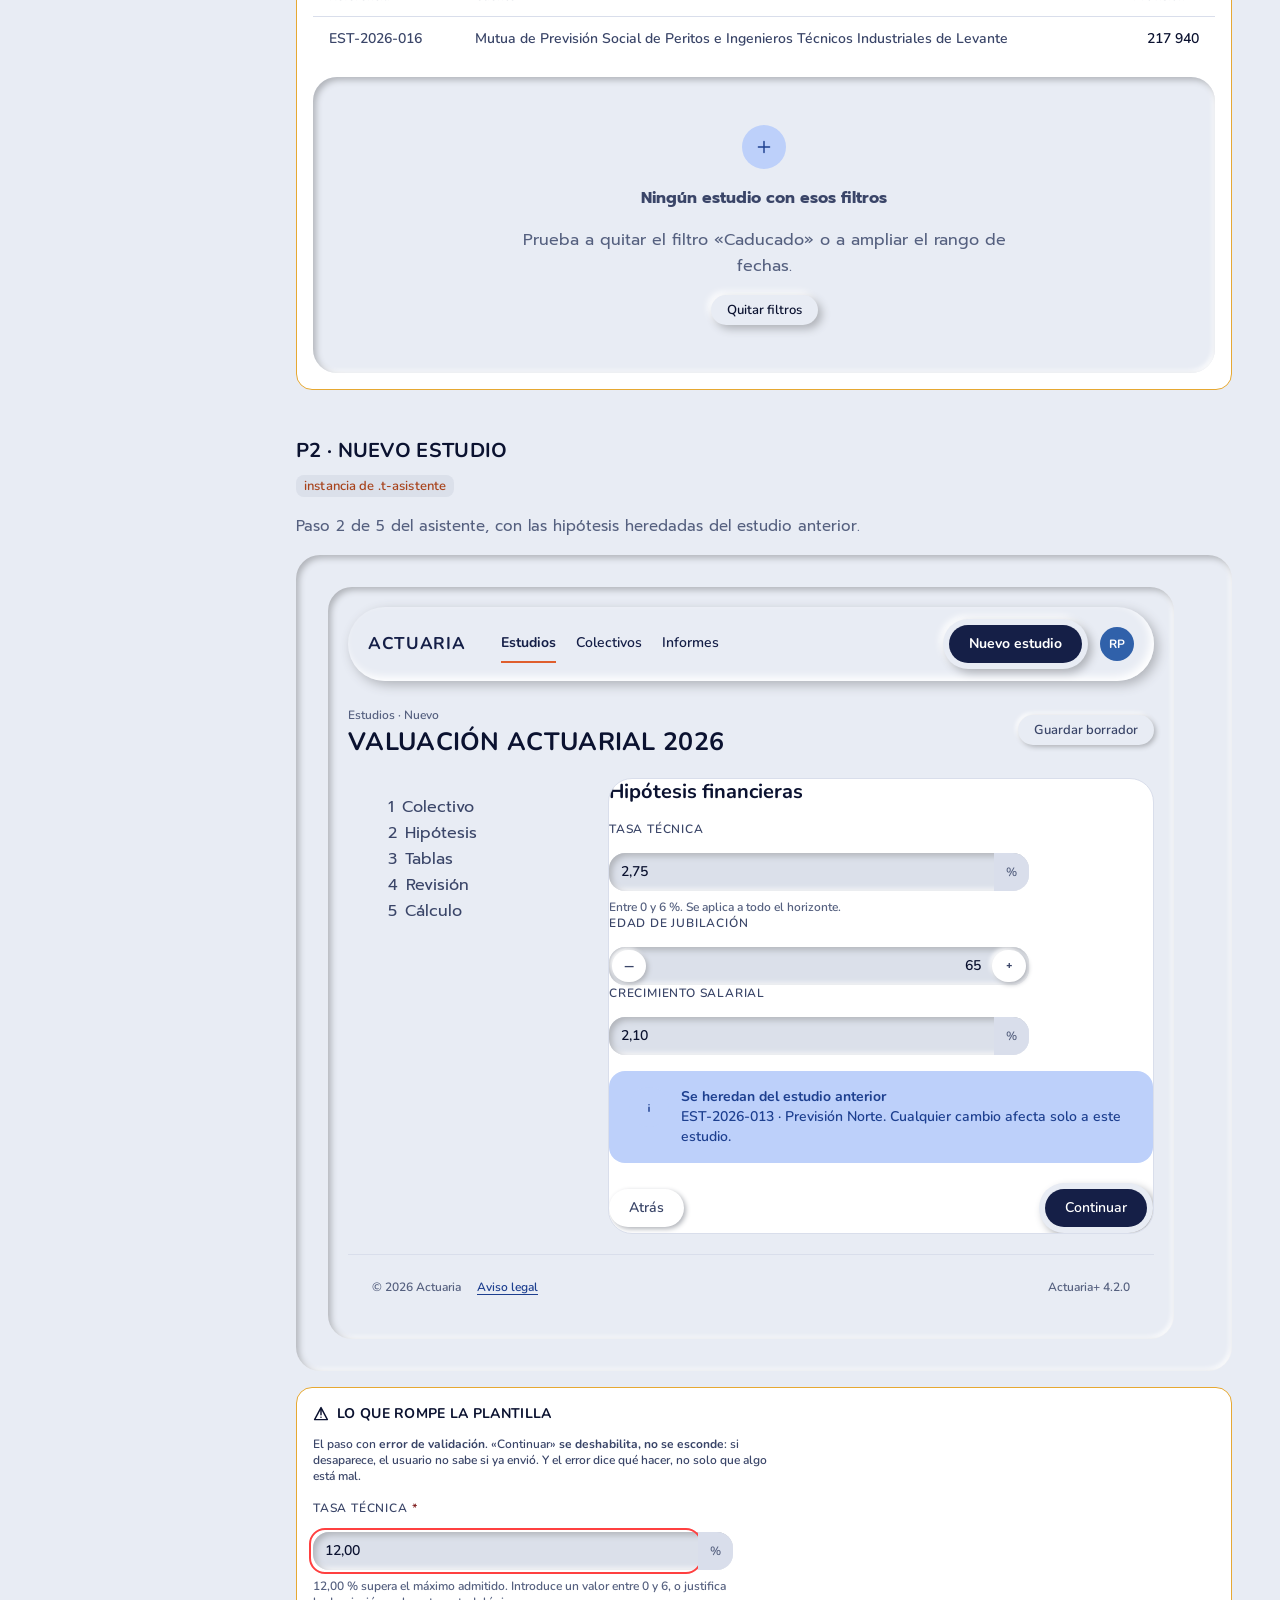
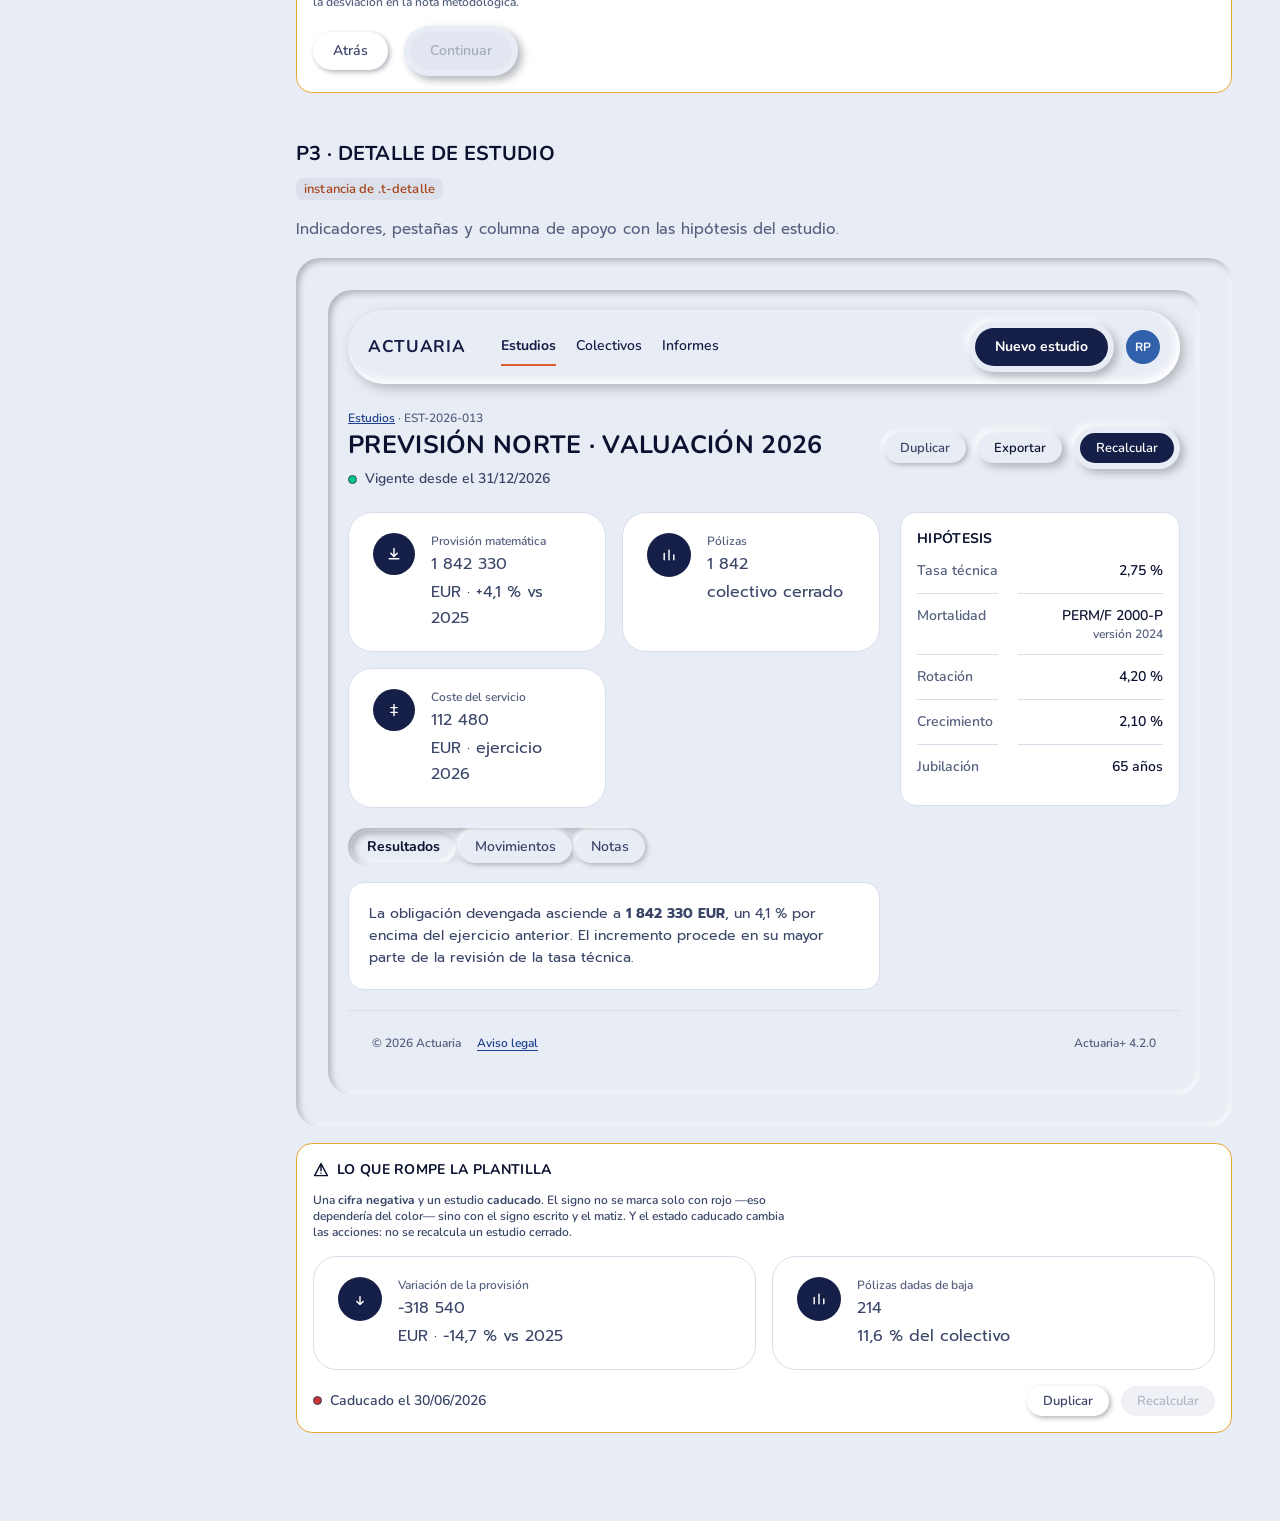
<file: pages/06-paginas.html>
<!doctype html>
<html lang="es">
<head>
<meta charset="utf-8">
<meta name="viewport" content="width=device-width, initial-scale=1">
<title>🖼️ Páginas · Actuaria DS 27</title>
<link rel="preconnect" href="https://fonts.googleapis.com">
<link rel="preconnect" href="https://fonts.gstatic.com" crossorigin>
<link href="https://fonts.googleapis.com/css2?family=Nunito:wght@400;600;700;800;900&family=Prompt:wght@300;400;500;700&display=swap" rel="stylesheet">
<link rel="stylesheet" href="../css/00b-fuentes.css?v=eaa7ce03">
<link rel="stylesheet" href="../css/00-reset.css?v=e9a6c5a0">
<link rel="stylesheet" href="../css/01-tokens.css?v=fd2a9269">
<link rel="stylesheet" href="../css/02-atomos.css?v=bddce91a">
<link rel="stylesheet" href="../css/03-moleculas.css?v=9980729d">
<link rel="stylesheet" href="../css/04-organismos.css?v=e0ed5479">
<link rel="stylesheet" href="../css/05-superposicion.css?v=d14b8bef">
<link rel="stylesheet" href="../css/06-plantillas.css?v=9026bb77">
<link rel="stylesheet" href="../css/90-escaparate.css?v=cea5bd8c">
</head>
<body>
<a class="sr-only" href="#principal">Saltar al contenido</a>
<header class="esc-topbar">
  <a class="esc-marca" href="../index.html">ACTUARIA <span>DS 27</span></a>
</header>
<div class="esc-shell">
  <nav class="esc-nav" aria-label="Capas del design system">
    <span class="esc-nav-tit">Atomic Design</span>
    <a class="esc-nav-link" href="../pages/01-atomos.html" data-capa="1"><b>1</b> Átomos</a>
    <a class="esc-nav-link" href="../pages/02-moleculas.html" data-capa="2"><b>2</b> Moléculas</a>
    <a class="esc-nav-link" href="../pages/03-organismos.html" data-capa="3"><b>3</b> Organismos</a>
    <a class="esc-nav-link" href="../pages/04-superposicion.html">Superposición</a>
    <a class="esc-nav-link" href="../pages/05-plantillas.html" data-capa="4"><b>4</b> Plantillas</a>
    <a class="esc-nav-link" href="../pages/06-paginas.html" data-capa="5"><b>5</b> Páginas</a>
    <span class="esc-nav-tit">Fundamentos</span>
    <a class="esc-nav-link" href="../pages/00-tokens.html">Tokens</a>
    <a class="esc-nav-link" href="../pages/00-principios.html">Principios</a>
  </nav>
  <main class="esc-main" id="principal">
<section class="ficha" id="que-es-pagina"><h2>Qué es una página</h2><p class="resumen">Frost: <q>Pages are specific instances of templates that show what a UI looks like with <strong>real representative content</strong> in place.</q> <em>Representative</em> es la palabra. Una página con el caso cómodo no prueba nada: el titular de 20 caracteres cabe siempre. Por eso cada página de aquí lleva al lado <strong>la variante que la rompe</strong>.</p><div class="reglas"><div class="regla regla--si"><h3>Para qué sirve</h3><ul><li>Probar si la plantilla aguanta el contenido real</li><li>Encontrar los límites antes de que los encuentre un cliente</li><li>Enseñar el sistema a alguien que no lo conoce</li></ul></div><div class="regla regla--no"><h3>Errores típicos</h3><ul><li>Elegir solo datos que caben: no prueban la plantilla</li><li>Arreglar la página en vez de la plantilla cuando algo rompe</li><li>Dar por buena una pantalla sin su estado vacío y su estado de error</li></ul></div></div></section><section class="ficha" id="mis-estudios"><h2>P1 · Mis estudios</h2><span class="clase">instancia de .t-listado</span><p class="resumen">El listado con 5 de 38 estudios, filtros activos y los cinco estados reales del producto.</p><div class="lienzo lienzo--col"><div class="muestra-ancha"><div class="pg"><div class="pg__lienzo"><nav class="o-navegacion" aria-label="Principal"><a class="o-navegacion__marca" href="#paginas">ACTUARIA</a><div class="o-navegacion__enlaces"><a class="o-navegacion__enlace" href="#paginas" aria-current="page">Estudios</a><a class="o-navegacion__enlace" href="#paginas">Colectivos</a><a class="o-navegacion__enlace" href="#paginas">Informes</a></div><div class="o-navegacion__final"><span class="a-anillo"><a class="o-navegacion__cta" href="#paginas">Nuevo estudio</a></span><span class="a-avatar a-avatar--azul">RP</span></div></nav><div class="pg__fila"><div><span class="pg__ruta">Inicio · Estudios</span><h3 class="pg__titulo">Mis estudios</h3></div><div class="pg__acciones"><button class="a-btn a-btn--fantasma">Exportar</button><span class="a-anillo"><button class="a-btn a-btn--principal">Nuevo estudio</button></span></div></div><div class="pg__fila"><div class="m-busqueda"><input class="a-campo" type="search" aria-label="Buscar estudios" placeholder="Buscar por referencia o cliente"></div><span class="a-chip a-chip--info">Vigentes</span><span class="a-chip">2026</span></div><div class="o-listado"><table class="m-tabla"><caption class="sr-only">Estudios, ordenados por fecha de valuación</caption><thead><tr><th scope="col">Referencia</th><th scope="col">Cliente</th><th scope="col" aria-sort="descending"><button class="orden">Provisión <svg viewBox="0 0 20 20" width="16" height="16" fill="none" stroke="currentColor" stroke-width="1.8" stroke-linecap="round" stroke-linejoin="round" aria-hidden="true"><path d="M8 3v10m0 0 3.5-3.5M8 13 4.5 9.5"/></svg></button></th><th scope="col">Estado</th><th scope="col"><span class="sr-only">Acciones</span></th></tr></thead><tbody><tr><td>EST-2026-014</td><td>Mutua del Sur</td><td class="num">4 182 900</td><td><span class="a-chip a-chip--ok">Vigente</span></td><td><span class="acciones"><button class="a-icono a-icono--sm" aria-label="Ver detalle de EST-2026-014"><svg viewBox="0 0 20 20" width="16" height="16" fill="none" stroke="currentColor" stroke-width="1.8" stroke-linecap="round" stroke-linejoin="round" aria-hidden="true"><path d="M2 10s3-5 8-5 8 5 8 5-3 5-8 5-8-5-8-5Z"/></svg></button></span></td></tr><tr><td>EST-2026-013</td><td>Previsión Norte</td><td class="num">1 842 330</td><td><span class="a-chip a-chip--ok">Vigente</span></td><td><span class="acciones"><button class="a-icono a-icono--sm" aria-label="Ver detalle de EST-2026-013"><svg viewBox="0 0 20 20" width="16" height="16" fill="none" stroke="currentColor" stroke-width="1.8" stroke-linecap="round" stroke-linejoin="round" aria-hidden="true"><path d="M2 10s3-5 8-5 8 5 8 5-3 5-8 5-8-5-8-5Z"/></svg></button></span></td></tr><tr><td>EST-2026-011</td><td>Caja Andina</td><td class="num">9 471 520</td><td><span class="a-chip a-chip--info">En cálculo</span></td><td><span class="acciones"><button class="a-icono a-icono--sm" aria-label="Ver detalle de EST-2026-011"><svg viewBox="0 0 20 20" width="16" height="16" fill="none" stroke="currentColor" stroke-width="1.8" stroke-linecap="round" stroke-linejoin="round" aria-hidden="true"><path d="M2 10s3-5 8-5 8 5 8 5-3 5-8 5-8-5-8-5Z"/></svg></button></span></td></tr><tr><td>EST-2025-208</td><td>Grupo Litoral</td><td class="num">612 450</td><td><span class="a-chip a-chip--aviso">Pendiente</span></td><td><span class="acciones"><button class="a-icono a-icono--sm" aria-label="Ver detalle de EST-2025-208"><svg viewBox="0 0 20 20" width="16" height="16" fill="none" stroke="currentColor" stroke-width="1.8" stroke-linecap="round" stroke-linejoin="round" aria-hidden="true"><path d="M2 10s3-5 8-5 8 5 8 5-3 5-8 5-8-5-8-5Z"/></svg></button></span></td></tr><tr><td>EST-2025-197</td><td>Mutual Andes</td><td class="num">3 004 880</td><td><span class="a-chip a-chip--error">Caducado</span></td><td><span class="acciones"><button class="a-icono a-icono--sm" aria-label="Ver detalle de EST-2025-197"><svg viewBox="0 0 20 20" width="16" height="16" fill="none" stroke="currentColor" stroke-width="1.8" stroke-linecap="round" stroke-linejoin="round" aria-hidden="true"><path d="M2 10s3-5 8-5 8 5 8 5-3 5-8 5-8-5-8-5Z"/></svg></button></span></td></tr></tbody></table></div><div class="pg__fila pg__fila--fin"><span class="pg__ruta">5 de 38 estudios</span><nav class="m-paginacion" aria-label="Paginación"><button class="a-btn a-btn--sm a-btn--fantasma" disabled>Anterior</button><button class="a-btn a-btn--sm a-btn--fantasma">Siguiente</button></nav></div><footer class="o-pie"><div class="o-pie__grupo"><span>© 2026 Actuaria</span><a href="#paginas">Aviso legal</a></div><div class="o-pie__grupo o-pie__grupo--final"><span>Actuaria+ 4.2.0</span></div></footer></div></div></div></div><div class="pg-dificil"><h3><svg viewBox="0 0 20 20" width="16" height="16" fill="none" stroke="currentColor" stroke-width="1.8" stroke-linecap="round" stroke-linejoin="round" aria-hidden="true"><path d="M10 6v5m0 3h.01M10 2 2 17h16L10 2Z"/></svg>Lo que rompe la plantilla</h3><p class="pg-dificil__que">Dos casos reales: un cliente de <strong>94 caracteres</strong> y un listado filtrado <strong>sin resultados</strong>. El nombre largo no se recorta a la mitad de una palabra y la tabla vacía no deja una cabecera huérfana.</p><div class="o-listado"><table class="m-tabla"><caption class="sr-only">Caso de nombre largo</caption><thead><tr><th scope="col">Referencia</th><th scope="col">Cliente</th><th scope="col">Provisión</th></tr></thead><tbody><tr><td>EST-2026-016</td><td>Mutua de Previsión Social de Peritos e Ingenieros Técnicos Industriales de Levante</td><td class="num">217 940</td></tr></tbody></table></div><div class="m-vacio" style="margin-top:var(--e-4)"><span class="a-medallon a-medallon--info" aria-hidden="true"><svg viewBox="0 0 20 20" width="16" height="16" fill="none" stroke="currentColor" stroke-width="1.8" stroke-linecap="round" stroke-linejoin="round" aria-hidden="true"><path d="M3 10h14M10 3v14"/></svg></span><strong>Ningún estudio con esos filtros</strong><p>Prueba a quitar el filtro «Caducado» o a ampliar el rango de fechas.</p><button class="a-btn a-btn--sm">Quitar filtros</button></div></div></section><section class="ficha" id="nuevo-estudio"><h2>P2 · Nuevo estudio</h2><span class="clase">instancia de .t-asistente</span><p class="resumen">Paso 2 de 5 del asistente, con las hipótesis heredadas del estudio anterior.</p><div class="lienzo lienzo--col"><div class="muestra-ancha"><div class="pg"><div class="pg__lienzo"><nav class="o-navegacion" aria-label="Principal"><a class="o-navegacion__marca" href="#paginas">ACTUARIA</a><div class="o-navegacion__enlaces"><a class="o-navegacion__enlace" href="#paginas" aria-current="page">Estudios</a><a class="o-navegacion__enlace" href="#paginas">Colectivos</a><a class="o-navegacion__enlace" href="#paginas">Informes</a></div><div class="o-navegacion__final"><span class="a-anillo"><a class="o-navegacion__cta" href="#paginas">Nuevo estudio</a></span><span class="a-avatar a-avatar--azul">RP</span></div></nav><div class="pg__fila"><div><span class="pg__ruta">Estudios · Nuevo</span><h3 class="pg__titulo">Valuación actuarial 2026</h3></div><div class="pg__acciones"><button class="a-btn a-btn--fantasma a-btn--sm">Guardar borrador</button></div></div><div class="pg__cuerpo pg__cuerpo--detalle" style="grid-template-columns:240px minmax(0,1fr)"><nav class="m-pasos m-pasos--navegable" aria-label="Pasos del estudio"><ol><li data-estado="hecho"><span class="num">1</span>Colectivo</li><li aria-current="step"><span class="num">2</span>Hipótesis</li><li ><span class="num">3</span>Tablas</li><li ><span class="num">4</span>Revisión</li><li ><span class="num">5</span>Cálculo</li></ol></nav><div class="o-panel" data-superficie="contenedor"><h4 style="margin:0 0 var(--e-4);font:var(--t-h3);color:var(--txt-fuerte)">Hipótesis financieras</h4><div class="m-campo"><label class="a-etiqueta" for="pg-tasa">Tasa técnica</label><div class="a-grupo"><input class="a-campo" id="pg-tasa" value="2,75" inputmode="decimal"><span class="afijo">%</span></div><span class="ayuda">Entre 0 y 6 %. Se aplica a todo el horizonte.</span></div><div class="m-campo"><label class="a-etiqueta" for="pg-edad">Edad de jubilación</label><div class="a-numero"><button type="button" class="paso-num" data-paso="-1" aria-label="Restar 1 a edad de jubilación">–</button><input id="pg-edad" type="number" value="65" min="50" max="75" step="1" inputmode="numeric"><button type="button" class="paso-num" data-paso="1" aria-label="Sumar 1 a edad de jubilación">+</button></div></div><div class="m-campo"><label class="a-etiqueta" for="pg-cre">Crecimiento salarial</label><div class="a-grupo"><input class="a-campo" id="pg-cre" value="2,10" inputmode="decimal"><span class="afijo">%</span></div></div><div class="m-alerta m-alerta--info" style="margin-top:var(--e-4)"><span class="a-medallon a-medallon--info" aria-hidden="true"><svg viewBox="0 0 20 20" width="16" height="16" fill="none" stroke="currentColor" stroke-width="1.8" stroke-linecap="round" stroke-linejoin="round" aria-hidden="true"><path d="M10 9v5m0-8h.01"/></svg></span><div><strong>Se heredan del estudio anterior</strong><p>EST-2026-013 · Previsión Norte. Cualquier cambio afecta solo a este estudio.</p></div></div><div class="pg__fila pg__fila--fin" style="margin-top:var(--e-5)"><button class="a-btn a-btn--fantasma">Atrás</button><span class="a-anillo"><button class="a-btn a-btn--principal">Continuar</button></span></div></div></div><footer class="o-pie"><div class="o-pie__grupo"><span>© 2026 Actuaria</span><a href="#paginas">Aviso legal</a></div><div class="o-pie__grupo o-pie__grupo--final"><span>Actuaria+ 4.2.0</span></div></footer></div></div></div></div><div class="pg-dificil"><h3><svg viewBox="0 0 20 20" width="16" height="16" fill="none" stroke="currentColor" stroke-width="1.8" stroke-linecap="round" stroke-linejoin="round" aria-hidden="true"><path d="M10 6v5m0 3h.01M10 2 2 17h16L10 2Z"/></svg>Lo que rompe la plantilla</h3><p class="pg-dificil__que">El paso con <strong>error de validación</strong>. «Continuar» <strong>se deshabilita, no se esconde</strong>: si desaparece, el usuario no sabe si ya envió. Y el error dice qué hacer, no solo que algo está mal.</p><div class="m-campo m-campo--obligatorio"><label class="a-etiqueta" for="pg-mal">Tasa técnica</label><div class="a-grupo"><input class="a-campo" id="pg-mal" value="12,00" aria-invalid="true" aria-describedby="pg-mal-e"><span class="afijo">%</span></div><span class="ayuda" id="pg-mal-e" role="alert">12,00 % supera el máximo admitido. Introduce un valor entre 0 y 6, o justifica la desviación en la nota metodológica.</span></div><div class="pg__fila" style="margin-top:var(--e-4)"><button class="a-btn a-btn--fantasma">Atrás</button><span class="a-anillo"><button class="a-btn a-btn--principal" disabled>Continuar</button></span></div></div></section><section class="ficha" id="detalle-estudio"><h2>P3 · Detalle de estudio</h2><span class="clase">instancia de .t-detalle</span><p class="resumen">Indicadores, pestañas y columna de apoyo con las hipótesis del estudio.</p><div class="lienzo lienzo--col"><div class="muestra-ancha"><div class="pg"><div class="pg__lienzo"><nav class="o-navegacion" aria-label="Principal"><a class="o-navegacion__marca" href="#paginas">ACTUARIA</a><div class="o-navegacion__enlaces"><a class="o-navegacion__enlace" href="#paginas" aria-current="page">Estudios</a><a class="o-navegacion__enlace" href="#paginas">Colectivos</a><a class="o-navegacion__enlace" href="#paginas">Informes</a></div><div class="o-navegacion__final"><span class="a-anillo"><a class="o-navegacion__cta" href="#paginas">Nuevo estudio</a></span><span class="a-avatar a-avatar--azul">RP</span></div></nav><div class="pg__fila"><div><span class="pg__ruta"><a href="#paginas">Estudios</a> · EST-2026-013</span><h3 class="pg__titulo">Previsión Norte · Valuación 2026</h3><span class="a-estado a-estado--ok" style="margin-top:var(--e-2)"><span class="a-punto"></span>Vigente desde el 31/12/2026</span></div><div class="pg__acciones"><button class="a-btn a-btn--fantasma a-btn--sm">Duplicar</button><button class="a-btn a-btn--sm">Exportar</button><span class="a-anillo"><button class="a-btn a-btn--principal a-btn--sm">Recalcular</button></span></div></div><div class="pg__cuerpo pg__cuerpo--detalle"><div><div class="o-indicadores"><div class="m-kpi"><span class="a-medallon a-medallon--marca" aria-hidden="true"><svg viewBox="0 0 20 20" width="16" height="16" fill="none" stroke="currentColor" stroke-width="1.8" stroke-linecap="round" stroke-linejoin="round" aria-hidden="true"><path d="M10 3v10m0 0 4-4m-4 4-4-4M4 16h12"/></svg></span><span class="cuerpo"><span class="rotulo">Provisión matemática</span><span class="a-dato">1 842 330</span><span class="matiz">EUR · +4,1 % vs 2025</span></span></div><div class="m-kpi"><span class="a-medallon a-medallon--marca" aria-hidden="true"><svg viewBox="0 0 20 20" width="16" height="16" fill="none" stroke="currentColor" stroke-width="1.8" stroke-linecap="round" stroke-linejoin="round" aria-hidden="true"><path d="M4 16V8m6 8V4m6 12v-6"/></svg></span><span class="cuerpo"><span class="rotulo">Pólizas</span><span class="a-dato">1 842</span><span class="matiz">colectivo cerrado</span></span></div><div class="m-kpi"><span class="a-medallon a-medallon--marca" aria-hidden="true"><svg viewBox="0 0 20 20" width="16" height="16" fill="none" stroke="currentColor" stroke-width="1.8" stroke-linecap="round" stroke-linejoin="round" aria-hidden="true"><path d="M10 3v14M6 7h8M6 13h8"/></svg></span><span class="cuerpo"><span class="rotulo">Coste del servicio</span><span class="a-dato">112 480</span><span class="matiz">EUR · ejercicio 2026</span></span></div></div><div class="m-pestanas" style="margin-top:var(--e-5)"><div class="m-pestanas__lista" role="tablist" aria-label="Detalle del estudio"><button type="button" class="m-pestanas__tab" role="tab" id="dt-res" aria-selected="true" aria-controls="dp-res" tabindex="0">Resultados</button><button type="button" class="m-pestanas__tab" role="tab" id="dt-mov" aria-selected="false" aria-controls="dp-mov" tabindex="-1">Movimientos</button><button type="button" class="m-pestanas__tab" role="tab" id="dt-not" aria-selected="false" aria-controls="dp-not" tabindex="-1">Notas</button></div><div class="m-pestanas__panel" role="tabpanel" id="dp-res" aria-labelledby="dt-res" tabindex="0"><p>La obligación devengada asciende a <strong>1 842 330 EUR</strong>, un 4,1 % por encima del ejercicio anterior. El incremento procede en su mayor parte de la revisión de la tasa técnica.</p></div><div class="m-pestanas__panel" role="tabpanel" id="dp-mov" aria-labelledby="dt-mov" tabindex="0" hidden><p>Altas 38 · bajas 21 · jubilaciones 9 · traspasos 2.</p></div><div class="m-pestanas__panel" role="tabpanel" id="dp-not" aria-labelledby="dt-not" tabindex="0" hidden><p>Prorrateo lineal desde la fecha de alta. Antigüedad previa reconocida para 112 pólizas.</p></div></div></div><aside class="pg__apoyo"><h3>Hipótesis</h3><dl class="m-resumen m-resumen--cifras m-resumen--rayado"><dt>Tasa técnica</dt><dd>2,75 %</dd><dt>Mortalidad</dt><dd>PERM/F 2000-P<span class="matiz">versión 2024</span></dd><dt>Rotación</dt><dd>4,20 %</dd><dt>Crecimiento</dt><dd>2,10 %</dd><dt>Jubilación</dt><dd>65 años</dd></dl></aside></div><footer class="o-pie"><div class="o-pie__grupo"><span>© 2026 Actuaria</span><a href="#paginas">Aviso legal</a></div><div class="o-pie__grupo o-pie__grupo--final"><span>Actuaria+ 4.2.0</span></div></footer></div></div></div></div><div class="pg-dificil"><h3><svg viewBox="0 0 20 20" width="16" height="16" fill="none" stroke="currentColor" stroke-width="1.8" stroke-linecap="round" stroke-linejoin="round" aria-hidden="true"><path d="M10 6v5m0 3h.01M10 2 2 17h16L10 2Z"/></svg>Lo que rompe la plantilla</h3><p class="pg-dificil__que">Una <strong>cifra negativa</strong> y un estudio <strong>caducado</strong>. El signo no se marca solo con rojo —eso dependería del color— sino con el signo escrito y el matiz. Y el estado caducado cambia las acciones: no se recalcula un estudio cerrado.</p><div class="o-indicadores"><div class="m-kpi"><span class="a-medallon a-medallon--marca" aria-hidden="true"><svg viewBox="0 0 20 20" width="16" height="16" fill="none" stroke="currentColor" stroke-width="1.8" stroke-linecap="round" stroke-linejoin="round" aria-hidden="true"><path d="M10 17V7m0 10 4-4m-4 4-4-4"/></svg></span><span class="cuerpo"><span class="rotulo">Variación de la provisión</span><span class="a-dato">−318 540</span><span class="matiz">EUR · −14,7 % vs 2025</span></span></div><div class="m-kpi"><span class="a-medallon a-medallon--marca" aria-hidden="true"><svg viewBox="0 0 20 20" width="16" height="16" fill="none" stroke="currentColor" stroke-width="1.8" stroke-linecap="round" stroke-linejoin="round" aria-hidden="true"><path d="M4 16V8m6 8V4m6 12v-6"/></svg></span><span class="cuerpo"><span class="rotulo">Pólizas dadas de baja</span><span class="a-dato">214</span><span class="matiz">11,6 % del colectivo</span></span></div></div><div class="pg__fila" style="margin-top:var(--e-4)"><span class="a-estado a-estado--error"><span class="a-punto"></span>Caducado el 30/06/2026</span><div class="pg__acciones"><button class="a-btn a-btn--fantasma a-btn--sm">Duplicar</button><button class="a-btn a-btn--sm" disabled>Recalcular</button></div></div></div></section>
  
  
  
  </main>
</div>
<script src="../js/numero.js?v=4f763e4c" defer></script>
<script src="../js/formulario.js?v=8c746630" defer></script>
<script src="../js/combo.js?v=57805803" defer></script>
<script src="../js/subida.js?v=0413ad23" defer></script>
<script src="../js/pestanas.js?v=460c6f4d" defer></script>
<script src="../js/calendario.js?v=a9e4e4fc" defer></script>
<script src="../js/avisos.js?v=7fdca0bb" defer></script>
<script src="../js/ds.js?v=c3c2bbb3"></script>
<script src="../js/superposicion.js?v=b81abd6e"></script>
<script>
  /* Marca el enlace de la pagina actual.
     Cuidado: en la raiz publicada la URL es /repo/ y pop() devuelve "",
     y ''.endsWith('') es true -> se marcaban TODOS los enlaces. Hay que
     normalizar el vacio a index.html antes de comparar. */
  (() => {
    const archivo = (location.pathname.split('/').pop() || 'index.html');
    document.querySelectorAll('.esc-nav-link').forEach(a => {
      const destino = a.getAttribute('href').split('/').pop() || 'index.html';
      if (destino === archivo) { a.classList.add('activo'); a.setAttribute('aria-current', 'page'); }
    });
  })();
</script>
</body>
</html>
</file>
<file: css/00b-fuentes.css>
/* ═══════════════════════════════════════════════════════════════════════
   ACTUARIA+ DS · 00b · FUENTES
   ───────────────────────────────────────────────────────────────────────
   Lemon Milk Pro es una fuente LICENCIADA. Se referencia desde el CDN de
   la marca, que sirve los .woff2 con Access-Control-Allow-Origin: *.
   NUNCA se copia el archivo a este repositorio: es publico.

   Nunito y Prompt son libres (Google Fonts) y se cargan desde alli.
   Sin Lemon Milk, el fallback de titulos es Nunito Black (900) — nunca una
   sans generica y nunca Nunito Sans, que es otra familia distinta.
   ═══════════════════════════════════════════════════════════════════════ */
@font-face{font-family:'Lemon Milk Pro';src:url('https://webflow-files-prod.global.ssl.fastly.net/6967c96e0fba2ea4f94d3c69/fonts/6aeba20ae9d18b17fe9e2840-lemon-milk-pro-400.woff2') format('woff2');font-weight:400;font-display:swap;}
@font-face{font-family:'Lemon Milk Pro';src:url('https://webflow-files-prod.global.ssl.fastly.net/6967c96e0fba2ea4f94d3c69/fonts/6aeba20aeaadc3f75487f9b9-lemon-milk-pro-500.woff2') format('woff2');font-weight:500;font-display:swap;}
@font-face{font-family:'Lemon Milk Pro';src:url('https://webflow-files-prod.global.ssl.fastly.net/6967c96e0fba2ea4f94d3c69/fonts/6aeba20a563b6dd8d197f85f-lemon-milk-pro-700.woff2') format('woff2');font-weight:700;font-display:swap;}
/* No existe peso 800: el navegador lo sintetiza desde el 700. */
@font-face{font-family:'Lemon Milk Pro';src:url('https://webflow-files-prod.global.ssl.fastly.net/6967c96e0fba2ea4f94d3c69/fonts/6aeba20a563b6dd8d197f85f-lemon-milk-pro-700.woff2') format('woff2');font-weight:800 900;font-display:swap;}
</file>
<file: css/01-tokens.css>
/* ═══════════════════════════════════════════════════════════════════════
   ACTUARIA+ DESIGN SYSTEM · 01 · TOKENS
   ───────────────────────────────────────────────────────────────────────
   Tres capas, en este orden y sin saltarse ninguna:

     1. PRIMITIVO  el valor crudo del brandbook. Nunca se usa directamente
                   en un componente.
     2. SEMANTICO  el rol: que significa ese valor en una interfaz.
     3. COMPONENTE se define junto al componente, en su propio archivo.

   Regla del brandbook, literal:
   «Si un color, fuente o valor no aparece en tokens.json o en /brand,
    NO es de marca: no lo inventes.»
   ═══════════════════════════════════════════════════════════════════════ */

:root {

  /* ── 1 · PRIMITIVO · marca ───────────────────────────────────────── */
  --p-navy:          #151F47;   /* Pantone 2766 C · institucional */
  --p-azul:          #3061AA;  /* Pantone 7455 C · secundario    */
  --p-naranja:       #DF5E2D;  /* Pantone 7579 C · acento        */
  --p-surface:       #E8ECF4;    /* superficie base                */
  --p-light:         #D9DEEB;  /* neutro claro                   */
  --p-white:         #FFFFFF;
  --p-naranja-soft:  #FFBBA1;  /* naranja legible sobre navy     */

  /* ── 1 · PRIMITIVO · estados (niveles 500 y 100 del brandbook) ───── */
  --p-success-500: #00C781;  --p-success-100: #66DDB3;
  --p-warning-500: #FFBB38;  --p-warning-100: #FFD688;
  --p-danger-500:  #FF4040;  --p-danger-100:  #FF8C8C;
  /* Tercer nivel del brandbook. Cada semantico trae 500, 100 soft y
     text; el nivel `text` faltaba como token y por eso el boton de
     peligro acabo usando --p-danger-500 #FF4040, que con blanco da
     WCAG2 3.47 y APCA -66.1: INCUMPLE. El nivel text si pasa, 5.14 y
     -79.4. Mismo patron para los otros tres semanticos. */
  --p-danger-700:        #CC3333;
  --p-success-700:       #00B374;
  --p-warning-700:       #E6A832;
  --p-info-700:          #366AD9;

  /* Vidrio de la casa. Medido en la capsula de la barra de actuaria.com
     (.navbar-logo-left-container): sombra externa MAS un inset blanco
     arriba a la izquierda. Ese inset es lo que da el canto de cristal;
     sin el, la capsula es solo una caja gris.
       exterior  rgba(47,47,47,.16) 4px 4px 12px
       inset     #ffffff -4px -4px 8px
     Aqui la externa se expresa con el color solido del sistema (k=0.76)
     en vez de alpha, pero la geometria es la misma. */
  /* ── Superposicion ───────────────────────────────────────────────────
     El velo y las sombras de los flotantes SI llevan alpha, y no
     incumplen la ley 5: la ley prohibe el alpha en un relleno QUE LLEVE
     TEXTO, porque entonces el contraste deja de poder calcularse. Un
     velo no lleva texto —oscurece lo de debajo, que es justo su
     trabajo— y una sombra tampoco.

     Van como tokens para que esten en la pagina de Tokens y alguien
     pueda revisarlos, en vez de repetidos a mano en seis sitios. */
  --velo: rgba(21, 31, 71, .55);
  --sombra-flotante: 0 10px 28px rgba(21, 31, 71, .16);
  --sombra-globo:    0 6px 18px rgba(21, 31, 71, .22);
  /* Brillo del esqueleto de carga. Alpha legitimo: es un reflejo que
     recorre un hueco vacio, no un relleno con texto. */
  --brillo-carga: rgba(255, 255, 255, .65);

  --n-vidrio: 4px 4px 12px var(--neu-oscura),
              0 0 0 var(--neu-clara),
              inset -4px -4px 8px var(--neu-clara),
              inset 0 0 0 var(--neu-oscura);
  --p-info-500:    #3C76F1;  --p-info-100:    #ECF1FE;

  /* ── 1 · PRIMITIVO · escala de superficie ────────────────────────────
     Derivada mezclando la superficie de marca hacia el navy de marca.
     No son colores nuevos: son la misma pareja en distinta proporcion. */
  --p-sup-0:  var(--p-white);
  --p-sup-1:  #E8ECF4;
  --p-sup-2:  #dbe0ea;
  --p-sup-3:  #cfd3df;
  --p-sup-4:  #c2c7d5;

  /* ── 2 · SEMANTICO · superficies ─────────────────────────────────── */
  --sup-app:      var(--p-sup-1);   /* lienzo de la aplicacion     */
  --sup-elevada:  var(--p-sup-0);   /* tarjeta que sobresale       */
  --sup-hundida:  var(--p-sup-2);   /* pozo: campos, carriles      */
  --sup-inversa:  var(--p-navy);    /* barras, cabeceras oscuras   */

  /* ── 2 · SEMANTICO · texto ───────────────────────────────────────────
     Ratios medidos CONTRA --sup-app (#E8ECF4), que es donde vive el texto.
     Ojo: el mismo naranja da 6.03 sobre blanco y 5.09 sobre la superficie.
     Un ratio sin decir contra que fondo se midio no significa nada. */
  --txt-fuerte:   #0B1230;   /* 15.5:1 */
  --txt-medio:    #3A4568;   /*  7.9:1 */
  --txt-debil:    #55607F;   /*  5.3:1 */
  --txt-inverso:  var(--p-white);
  /* DERIVADO, NO DE MARCA. El naranja oficial #DF5E2D da 3.07:1 sobre la
     superficie: no sirve como texto pequeno. El brandbook lo define como
     ACENTO (el 10% de la regla 60/30/10), es decir RELLENO, no texto.
     Este oscurecido existe solo para etiquetas pequenas y esta declarado
     como brecha: si el equipo de marca define un naranja de texto, se
     sustituye por el suyo. */
  --txt-acento:   #A8431C;   /*  5.1:1 — derivado, no normativo */
  --txt-enlace:   #1D3F8F;   /*  8.2:1 */

  /* ── 2 · SEMANTICO · estados como TEXTO (los 500 no sirven) ─────── */
  --txt-ok:    #14532D;
  --txt-aviso: #6B3E00;
  --txt-error: #7D1919;
  --txt-info:  #1D3F8F;

  /* ── 2 · SEMANTICO · rellenos de estado, SIEMPRE opacos ──────────────
     Un relleno con alpha hereda la superficie de debajo y su contraste
     cambia solo: el mismo chip medido daba 8:1 sobre claro y 1.3:1 sobre
     navy. Opaco = contraste estable en cualquier fondo. */
  --fill-ok:    var(--p-success-100);
  /* El nivel 100 (#FFD688) da 1.16 contra la superficie: el mas flojo
     de los cuatro rellenos. El 500 sin mezclar da 1.43 y texto 5.37,
     asi que aqui el nivel que sirve de relleno es el 500.

     HALLAZGO GENERAL: los niveles del brandbook NO estan igualados
     perceptualmente, asi que el nivel correcto para un relleno se elige
     MIDIENDO, no por el nombre. Resultado por tono:
       ok     success-100 #66DDB3  1.41   el 100 sirve
       error  danger-100  #FF8C8C  1.89   el 100 sirve
       aviso  warning-500 #FFBB38  1.43   hace falta el 500
       info   info-500 al 30%      1.24   ningun nivel sirve neto
     Brecha anotada para el equipo de marca, no resuelta en silencio. */
  --fill-aviso:          var(--p-warning-500);
  --fill-error: var(--p-danger-100);
  /* El nivel 100 de info del brandbook (#ECF1FE) es un caso atipico:
     sus tres hermanos son tonos saturados —ok 57.8, aviso 71.1, error
     41.9 de luminosidad— y el azul se va a 87.9, casi blanco. Sobre la
     superficie da 1.05 de contraste, o sea desaparece.
     Se deriva de --p-info-500 al 34% para caer dentro de la banda de
     sus hermanos (62.8), sin inventar ningun tono: 1.31 contra la
     superficie —justo el minimo que el propio sistema exige a un
     relleno— y 6.28 con el texto. La brecha con el brandbook queda
     anotada, no resuelta en silencio. */
  --fill-info:           color-mix(in srgb, var(--p-info-500) 34%, #ffffff);
  --fill-neutro: var(--p-light);

  /* ── 2 · SEMANTICO · tipografia ──────────────────────────────────────
     Tres familias con roles que NO son intercambiables.
     Lemon Milk Pro es licenciada: se referencia desde el CDN de la marca,
     no se redistribuye. Sin ella, el fallback es Nunito Black (nunca una
     sans generica, nunca Nunito Sans, que es otra familia). */
  --ff-display: 'Lemon Milk Pro', 'Nunito', system-ui, sans-serif;  /* TITULOS, siempre en mayusculas */
  --ff-ui:      'Nunito', system-ui, sans-serif;                     /* interfaz, etiquetas, botones   */
  --ff-cuerpo:  'Prompt', Georgia, serif;                            /* parrafos                       */

  /* ── 2 · SEMANTICO · escala tipografica (mayor tercera, 1.25) ────── */
  --t-display: 700 40px/46px var(--ff-display);
  --t-h1:      700 32px/38px var(--ff-display);
  --t-h2:      700 25px/31px var(--ff-display);
  --t-h3:      700 20px/26px var(--ff-ui);
  --t-ui-lg:   600 16px/24px var(--ff-ui);
  --t-ui:      600 14px/20px var(--ff-ui);
  --t-ui-sm:   600 12px/16px var(--ff-ui);
  --t-cuerpo:  400 16px/26px var(--ff-cuerpo);
  --t-dato:    700 28px/32px var(--ff-display);   /* cifras de KPI */

  /* ── 1 · PRIMITIVO · espacio (base 4) ────────────────────────────── */
  --e-1: 4px;   --e-2: 8px;   --e-3: 12px;  --e-4: 16px;  --e-5: 20px;
  --e-6: 24px;  --e-8: 32px;  --e-10: 40px; --e-12: 48px; --e-14: 56px;
  --e-16: 64px; --e-20: 80px; --e-24: 96px;

  /* ── 1 · PRIMITIVO · radios ──────────────────────────────────────── */
  --r-sm: 8px;  --r-md: 16px;  --r-lg: 24px;  --r-xl: 32px;
  --r-pill: 999px;  --r-circle: 50%;

  /* ── 2 · SEMANTICO · la FORMA tambien dice la funcion ────────────────
     Segunda senal, independiente del relieve, para que la distincion
     sobreviva aunque alguien toque las sombras:

       PILDORA COMPLETA  -> se pulsa   (boton, boton de icono)
       RECTANGULO SUAVE  -> se escribe (campo, select, area de texto)

     12px sobre una altura de 44px: las esquinas se ablandan pero la caja
     sigue leyendose rectangular, que es lo que el ojo asocia a "aqui se
     escribe". A 22px (media altura) seria una pildora y competiria con
     los botones. */
  --r-campo: 12px;

  /* ── 3 · NEUMORFISMO · la luz viene de arriba-izquierda ──────────────
     Las dos sombras van en COLOR SOLIDO, nunca rgba: un alpha bajo
     compuesto sobre la superficie queda demasiado claro y el volumen
     desaparece.

     El color no se elige a ojo, se calcula:
         oscura = superficie x k
         clara  = superficie x (2-k)   -> en superficies claras satura a blanco

     k = 0.76. Para referencia, themesberg usa 0.80 y neumorphism.io 0.85:
     el nuestro es deliberadamente mas marcado.

     LAS CUATRO SOMBRAS SIEMPRE
     Cada token declara las dos externas Y las dos internas, poniendo a
     cero las que no actuan. box-shadow solo interpola entre listas de la
     MISMA longitud, y de eso depende que relieve -> hundido se anime en
     lugar de saltar. */
  --neu-oscura: #b0b3b9;   /* #E8ECF4 x 0.76 */
  --neu-clara:  #ffffff;   /* #E8ECF4 x 1.24, saturado */

  /* relieve: sobresale -> se puede pulsar */
  --n-xs: 2px 2px 5px var(--neu-oscura), -2px -2px 4px var(--neu-clara),
          inset 0 0 0 var(--neu-oscura), inset 0 0 0 var(--neu-clara);
  --n-sm: 4px 4px 9px var(--neu-oscura), -3px -3px 7px var(--neu-clara),
          inset 0 0 0 var(--neu-oscura), inset 0 0 0 var(--neu-clara);
  --n-md: 6px 6px 14px var(--neu-oscura), -5px -5px 12px var(--neu-clara),
          inset 0 0 0 var(--neu-oscura), inset 0 0 0 var(--neu-clara);
  --n-lg: 10px 10px 22px var(--neu-oscura), -8px -8px 18px var(--neu-clara),
          inset 0 0 0 var(--neu-oscura), inset 0 0 0 var(--neu-clara);

  /* hundido: se mete -> campo, carril, superficie pasiva */
  --n-in-sm: 0 0 0 var(--neu-oscura), 0 0 0 var(--neu-clara),
             inset 3px 3px 6px var(--neu-oscura), inset -2px -2px 5px var(--neu-clara);
  --n-in:    0 0 0 var(--neu-oscura), 0 0 0 var(--neu-clara),
             inset 5px 5px 10px var(--neu-oscura), inset -4px -4px 8px var(--neu-clara);

  /* ── 3 · Superficie oscura: su propia pareja ─────────────────────────
     Un tema trae sus sombras, no se parchea componente a componente.
     Sobre navy la clara NO es simetrica: x1.24 daria #1a2658, casi
     invisible. El ojo necesita mas elevacion sobre fondo oscuro, asi que
     se aclara mas (x1.6), lo que ademas acerca el tono al azul de marca. */
  --neu-oscura-inv: #101836;   /* #151F47 x 0.76 */
  --neu-clara-inv:  #223272;   /* #151F47 x 1.60 */
  --n-dark: 4px 4px 10px var(--neu-oscura-inv), -3px -3px 8px var(--neu-clara-inv),
            inset 0 0 0 var(--neu-oscura-inv), inset 0 0 0 var(--neu-clara-inv);
  --n-in-dark: 0 0 0 var(--neu-oscura-inv), 0 0 0 var(--neu-clara-inv),
               inset 4px 4px 8px var(--neu-oscura-inv), inset -3px -3px 6px var(--neu-clara-inv);

  /* ── 3 · Movimiento ──────────────────────────────────────────────── */
  --mov-rapido: .14s cubic-bezier(.4,0,.2,1);
  --mov-medio:  .24s cubic-bezier(.4,0,.2,1);

  /* ── 3 · Capas ───────────────────────────────────────────────────── */
  --z-base: 0; --z-pegajoso: 100; --z-cabecera: 200;
  --z-capa: 300; --z-modal: 400; --z-aviso: 500;
}

@media (prefers-reduced-motion: reduce) {
  :root { --mov-rapido: 0s; --mov-medio: 0s; }

}
</file>
<file: css/02-atomos.css>
/* ═══════════════════════════════════════════════════════════════════════
   ACTUARIA+ DS · 02 · ATOMOS
   ───────────────────────────────────────────────────────────────────────
   Un atomo no se puede dividir sin perder su funcion: un boton, una
   etiqueta, un campo, un icono. No contiene otros componentes del sistema.

   LEY DE RELIEVE — vale para todo el sistema, sin excepciones:
     RELIEVE  = se puede pulsar
     HUNDIDO  = acepta entrada (campo) o es un carril
     PLANO    = informativo; no se pulsa, no se escribe
   Si todo sobresale, el relieve deja de significar nada.
   ═══════════════════════════════════════════════════════════════════════ */

/* ── a-btn · Boton ───────────────────────────────────────────────────────
   Pildora siempre. El radio pequeno no distingue lo cliqueable de lo que
   no lo es, y en una plataforma densa esa distincion es el 80% de la
   usabilidad. */
.a-btn {
  display: inline-flex; align-items: center; justify-content: center;
  gap: var(--e-2);
  /* NO se fija align-self. El atajo flex-start anulaba el
     align-items:center del contenedor, asi que en una fila los botones
     se alineaban por ARRIBA: junto a uno con anillo, 12px mas alto, los
     centros se descuadraban 6px. `width: fit-content` ya evita que el
     boton se estire en una columna, que era lo unico que hacia falta. */
  width: fit-content; max-width: 100%;
  min-height: 44px; padding: 0 var(--e-6);
  border-radius: var(--r-pill);
  background: var(--sup-app);
  color: var(--txt-fuerte);
  font: var(--t-ui);
  cursor: pointer;
  box-shadow: var(--n-sm);
  transition: box-shadow var(--mov-rapido), transform var(--mov-rapido);
}
.a-btn:hover    { box-shadow: var(--n-md); }
.a-btn:active   { box-shadow: var(--n-in-sm); transform: translateY(1px); }
.a-btn[disabled],
.a-btn[aria-disabled="true"] {
  box-shadow: none; background: var(--sup-hundida);
  color: var(--txt-debil); cursor: not-allowed; opacity: .45;
}

/* Variante principal: la accion de sistema. Navy solido.

   LA SOMBRA PERTENECE AL SUSTRATO, NO AL ELEMENTO. La luz no sabe de que
   color es el objeto: lo que se oscurece o se ilumina es la SUPERFICIE
   donde cae la sombra. Sobre lienzo claro va la pareja clara; --n-dark se
   reserva a elementos que viven sobre una superficie navy. */
.a-btn--principal {
  background: var(--p-navy); color: var(--txt-inverso);
  box-shadow: var(--n-sm);
}
.a-btn--principal:hover  { box-shadow: var(--n-md); }
.a-btn--principal:active { box-shadow: var(--n-in-sm); }

/* Sobre superficie navy, el mismo boton cambia de pareja. El tema manda. */
.sup-inversa .a-btn--principal          { box-shadow: var(--n-dark); }
.sup-inversa .a-btn--principal:active   { box-shadow: var(--n-in-dark); }

/* ── ACENTO ───────────────────────────────────────────────────────────
   El acento es un ROL, no un unico boton. El naranja #DF5E2D es un tono
   OSCURO y saturado: con texto blanco da WCAG2 3.64, que solo cumple si
   el texto es grande (>=18.66px en negrita). Eso sirve para una portada,
   no para una plataforma con pantallas densas.

   Por eso el acento tiene dos formas y la compacta es la POR DEFECTO:

     .a-btn--acento          aro naranja sobre la superficie, texto oscuro
                             WCAG2 15.51 · APCA 93.5 · vale a CUALQUIER
                             tamano, incluido 34px. El aro da 3.07 contra
                             la superficie y cumple el 3:1 que WCAG 1.4.11
                             exige a los bordes de control.

     .a-btn--acento-solido   relleno naranja con blanco, solo >=19px/700.
                             Reservado a heroes y estados vacios, donde un
                             boton grande es natural.

   Asi el naranja nunca tiene que sostener texto pequeno. */
.a-btn--acento {
  background: var(--sup-app);
  color: var(--txt-fuerte);
  box-shadow: var(--n-sm);
  border: 2px solid var(--p-naranja);
}
.a-btn--acento:hover  { box-shadow: var(--n-md); }
.a-btn--acento:active { box-shadow: var(--n-in-sm); }

/* Relleno solido: solo en tamano grande, por el contraste.
   No existe .a-btn--acento-solido.a-btn--sm a proposito. */
.a-btn--acento-solido {
  background: var(--p-naranja); color: var(--txt-inverso); border: 0;
  box-shadow: var(--n-sm);
  min-height: 52px; padding: 0 var(--e-8);
  font: 700 19px/26px var(--ff-ui);
}
.a-btn--acento-solido:hover  { box-shadow: var(--n-md); }
.a-btn--acento-solido:active { box-shadow: var(--n-in-sm); }

/* Variante de peligro: borrar, sobrescribir, lo que no se deshace.

   Usa --p-danger-500 #CC3333, NO el #FF4040 de los chips de estado. Los
   dos son de marca; la diferencia es el contraste con el texto blanco:
     #FF4040 + blanco = WCAG2 3.47 · APCA -66.1   incumple
     #CC3333 + blanco = WCAG2 5.14 · APCA -79.4   pasa los dos
   El rojo claro vale como RELLENO de una etiqueta que no lleva texto
   encima; como fondo de un boton con texto, no. */
.a-btn--peligro {
  background: var(--p-danger-700); color: var(--txt-inverso);
  box-shadow: var(--n-sm);
}
.a-btn--peligro:hover  { box-shadow: var(--n-md); }
.a-btn--peligro:active { box-shadow: var(--n-in-sm); }

/* Variante fantasma: descartar, cancelar. Sigue teniendo relieve porque
   sigue siendo pulsable. */
.a-btn--fantasma { background: transparent; box-shadow: var(--n-xs); color: var(--txt-medio); }

.a-btn--sm { min-height: 34px; padding: 0 var(--e-4); font: var(--t-ui-sm); }
.a-btn--lg { min-height: 52px; padding: 0 var(--e-8); font: var(--t-ui-lg); }
.a-btn--bloque { width: 100%; align-self: stretch; }

/* ── a-icono · BOTON de solo icono ─────────────────────────────────────
   Es un BOTON: se pulsa. Por eso lleva relieve y por eso exige aria-label.
   Circulo perfecto; el aspect-ratio evita el ovalo cuando el icono crece.

   Si lo que quieres es un icono que solo INFORMA (el de una tarjeta de
   KPI, el de una fila de estado), no uses esto: usa .a-medallon. Un
   circulo con relieve invita a pulsarlo, y si no pasa nada el usuario
   cree que la interfaz esta rota. */
.a-icono {
  display: inline-flex; align-items: center; justify-content: center;
  width: 44px; aspect-ratio: 1; padding: 0;
  border-radius: var(--r-circle);
  background: var(--sup-app); color: var(--txt-medio);
  cursor: pointer; box-shadow: var(--n-sm);
  transition: box-shadow var(--mov-rapido);
}
.a-icono:hover  { box-shadow: var(--n-md); color: var(--txt-fuerte); }
.a-icono:active { box-shadow: var(--n-in-sm); }
.a-icono--sm { width: 34px; }

/* Red de seguridad: si .a-icono acaba en un <span> o un <div>, no es
   pulsable, asi que se aplana solo en vez de mentir. Mas vale que se vea
   plano de mas a que el usuario pulse algo que no responde. */
span.a-icono, div.a-icono, i.a-icono {
  box-shadow: none; cursor: default; background: var(--fill-neutro);
}

/* ── a-campo · Entrada de texto ────────────────────────────────────────
   El anillo de foco es OUTLINE, no box-shadow. Dos razones: mantiene la
   longitud de la lista de sombras, de la que depende la animacion, y no
   compite con el relieve. Resolverlo con un inset lo haria indistinguible
   del :active para quien navega con teclado.
   Dos senales a la vez, y ninguna depende de la otra:
     HUNDIDO            -> en neumorfismo el campo es un pozo donde se
                           deposita el dato
     RECTANGULO SUAVE   -> la pildora completa queda reservada a los
                           botones; un campo con forma de pildora compite
                           visualmente con ellos
   Asi, aunque alguien aplane las sombras, la forma sigue diciendo que
   esto se escribe y no se pulsa. */
.a-campo {
  width: 100%; min-height: 44px; padding: 0 var(--e-4);
  border: 0; border-radius: var(--r-campo);
  background: var(--sup-hundida); color: var(--txt-fuerte);
  font: var(--t-ui);
  box-shadow: var(--n-in-sm);
  transition: box-shadow var(--mov-rapido);
}
.a-campo::placeholder { color: var(--txt-debil); }
.a-campo:focus { box-shadow: var(--n-in); outline: 2px solid var(--p-azul); outline-offset: 2px; }
.a-campo[aria-invalid="true"] { box-shadow: var(--n-in-sm); outline: 2px solid var(--p-danger-500); outline-offset: 2px; }
textarea.a-campo { min-height: 104px; padding: var(--e-3) var(--e-4); border-radius: var(--r-campo); resize: vertical; }

/* ── a-etiqueta · Label de formulario ──────────────────────────────── */
.a-etiqueta {
  display: block; margin-bottom: var(--e-2);
  font: var(--t-ui-sm); color: var(--txt-medio);
  text-transform: uppercase; letter-spacing: .8px;
}
.a-etiqueta[data-obligatorio]::after { content: " *"; color: var(--txt-error); }

/* ── a-chip · Etiqueta informativa ─────────────────────────────────────
   PLANO y OPACO. No se pulsa, asi que no sobresale. El relleno es opaco
   porque un tinte con alpha hereda el fondo y su contraste cambia solo. */
.a-chip {
  display: inline-flex; align-items: center; gap: var(--e-1);
  /* NO se fija align-self. El atajo flex-start anulaba el
     align-items:center del contenedor, asi que en una fila los botones
     se alineaban por ARRIBA: junto a uno con anillo, 12px mas alto, los
     centros se descuadraban 6px. `width: fit-content` ya evita que el
     boton se estire en una columna, que era lo unico que hacia falta. */
  width: fit-content; max-width: 100%;
  padding: var(--e-1) var(--e-3);
  border-radius: var(--r-pill);
  background: var(--fill-neutro); color: var(--txt-medio);
  font: var(--t-ui-sm);
  box-shadow: none; cursor: default;
}
.a-chip--ok    { background: var(--fill-ok);    color: var(--txt-ok); }
.a-chip--aviso { background: var(--fill-aviso); color: var(--txt-aviso); }
.a-chip--error { background: var(--fill-error); color: var(--txt-error); }
.a-chip--info  { background: var(--fill-info);  color: var(--txt-info); }
/* ...salvo que de verdad sea pulsable (un filtro, por ejemplo) */
a.a-chip, button.a-chip, .a-chip[data-pulsable] { box-shadow: var(--n-xs); cursor: pointer; }

/* ── a-punto · Indicador de estado ─────────────────────────────────────
   Nunca va solo: el color no es informacion accesible por si mismo. */
.a-punto { display: inline-block; width: 8px; height: 8px; border-radius: var(--r-circle); background: var(--txt-debil); }
.a-punto--ok    { background: var(--p-success-500); }
.a-punto--aviso { background: var(--p-warning-500); }
.a-punto--error { background: var(--p-danger-500); }
.a-punto--info  { background: var(--p-info-500); }

/* ── a-interruptor · Switch ───────────────────────────────────────────
   Carril hundido, pulsador en relieve: el pulgar sobresale del canal. */
.a-interruptor { display: inline-flex; align-items: center; cursor: pointer; }
.a-interruptor input { position: absolute; opacity: 0; width: 0; height: 0; }
.a-interruptor .pista {
  position: relative; width: 50px; height: 28px;
  border-radius: var(--r-pill); background: var(--sup-hundida);
  box-shadow: var(--n-in-sm); transition: background var(--mov-medio);
}
.a-interruptor .pulgar {
  position: absolute; top: 3px; left: 3px; width: 22px; height: 22px;
  border-radius: var(--r-circle); background: var(--sup-elevada);
  box-shadow: var(--n-xs); transition: transform var(--mov-medio);
}
.a-interruptor input:checked + .pista { background: var(--p-success-500); }
.a-interruptor input:checked + .pista .pulgar { transform: translateX(22px); }
.a-interruptor input:focus-visible + .pista { outline: 2px solid var(--p-azul); outline-offset: 3px; }

/* ── a-casilla · Checkbox ─────────────────────────────────────────────
   Sin marcar es un pozo; marcada sobresale. */
.a-casilla { display: inline-flex; align-items: center; gap: var(--e-2); cursor: pointer; font: var(--t-ui); }
.a-casilla input { position: absolute; opacity: 0; width: 0; height: 0; }
.a-casilla .caja {
  display: grid; place-items: center; width: 24px; height: 24px;
  border-radius: var(--r-sm); background: var(--sup-hundida);
  box-shadow: var(--n-in-sm); color: transparent;
  font-size: 13px; transition: box-shadow var(--mov-rapido), color var(--mov-rapido);
}
.a-casilla input:checked + .caja { background: var(--p-navy); color: var(--txt-inverso); box-shadow: var(--n-xs); }
.a-casilla input:focus-visible + .caja { outline: 2px solid var(--p-azul); outline-offset: 3px; }

/* ── a-barra · Barra de progreso ─────────────────────────────────────── */
.a-barra { height: 8px; border-radius: var(--r-pill); background: var(--sup-hundida); box-shadow: var(--n-in-sm); overflow: hidden; }
/* NO existe .a-barra--ok, y es deliberado. Medido contra la pista
   #dbe0ea: success-500 da 1.67 y success-700 da 2.06, por debajo del
   3:1 que WCAG 1.4.11 pide a un grafico. Oscurecer el verde esta
   prohibido por la ley 7 —para salvar un contraste se cambia el texto
   o la forma, nunca la marca— y, de todas formas, una barra que solo
   cambia de color para decir «completada» incumpliria 1.4.1: la senal
   es el 100% y el rotulo, no el tono. El azul pasa con 4.64. */
.a-barra > i { display: block; height: 100%; border-radius: var(--r-pill); background: var(--p-azul); transition: width var(--mov-medio); }

/* ── a-enlace ────────────────────────────────────────────────────────── */
.a-enlace { color: var(--txt-enlace); text-decoration: underline; text-underline-offset: 3px; cursor: pointer; }
.a-enlace:hover { color: var(--p-navy); }

/* ── a-esqueleto · Carga ─────────────────────────────────────────────── */
.a-esqueleto { border-radius: var(--r-sm); background: var(--sup-hundida); box-shadow: var(--n-in-sm); position: relative; overflow: hidden; }
.a-esqueleto::after {
  content: ""; position: absolute; inset: 0;
  background: linear-gradient(90deg, transparent, var(--brillo-carga), transparent);
  animation: brillo 1.4s infinite;
}
@keyframes brillo { to { transform: translateX(100%); } }
@media (prefers-reduced-motion: reduce) { .a-esqueleto::after { animation: none; } }

/* ── a-select · Desplegable ────────────────────────────────────────────
   Es entrada, no accion: misma forma y mismo relieve que el campo. */
.a-select {
  width: 100%; min-height: 44px; padding: 0 var(--e-10) 0 var(--e-4);
  border: 0; border-radius: var(--r-campo);
  background: var(--sup-hundida); color: var(--txt-fuerte);
  font: var(--t-ui);
  box-shadow: var(--n-in-sm);
  cursor: pointer;
  appearance: none;
  background-image: linear-gradient(45deg, transparent 50%, var(--txt-medio) 50%),
                    linear-gradient(135deg, var(--txt-medio) 50%, transparent 50%);
  background-position: calc(100% - 22px) 20px, calc(100% - 16px) 20px;
  background-size: 6px 6px, 6px 6px;
  background-repeat: no-repeat;
}
.a-select:focus { box-shadow: var(--n-in); outline: 2px solid var(--p-azul); outline-offset: 2px; }

/* ── a-medallon · Icono INFORMATIVO ────────────────────────────────────
   Circulo plano. No se pulsa, no tiene relieve, no tiene cursor de mano.
   Es el contenedor del icono de una tarjeta de KPI o de una fila de
   estado: acompana al dato, no ofrece una accion.

   Si el icono aporta significado, el texto de al lado debe repetirlo:
   el color y la forma por si solos no son informacion accesible. Si es
   puramente decorativo, marcarlo aria-hidden="true" para que el lector
   de pantalla no lo anuncie. */
.a-medallon {
  display: inline-grid; place-items: center;
  width: 44px; aspect-ratio: 1;
  border-radius: var(--r-circle);
  background: var(--fill-neutro); color: var(--txt-medio);
  font-size: 18px;
  box-shadow: none; cursor: default;
}
.a-medallon--ok    { background: var(--fill-ok);    color: var(--txt-ok); }
.a-medallon--aviso { background: var(--fill-aviso); color: var(--txt-aviso); }
.a-medallon--error { background: var(--fill-error); color: var(--txt-error); }
.a-medallon--info  { background: var(--fill-info);  color: var(--txt-info); }
.a-medallon--marca { background: var(--p-navy);     color: var(--txt-inverso); }
.a-medallon--sm { width: 32px; font-size: 14px; }
.a-medallon--lg { width: 56px; font-size: 24px; }

/* ── a-anillo · Halo neumorfico · TRATAMIENTO POR DEFECTO DE LA ACCION
      PRINCIPAL (decidido comparando A/B/C) ─────────────────────────────
   Un anillo del color de la superficie que envuelve al boton.

   El neumorfismo extruye un objeto de SU PROPIA superficie, asi que un
   elemento de otro color nunca puede estar realmente extruido. El anillo
   resuelve la contradiccion: lo extruido es EL ANILLO, que si es del color
   del lienzo, y la pastilla se apoya dentro, plana. Por eso funciona igual
   sobre blanco que sobre gris: no proyecta color.

   SOLO PARA RELLENOS DE COLOR, en la practica el navy. Si el boton ya es
   del color de la superficie (el de icono, el por defecto), no hay color
   que aislar: el anillo no resuelve nada y solo anade una sombra de mas.
   El acento tampoco lo lleva, porque su aro naranja ya cumple esa funcion.

   UNA por pantalla: si todo lleva anillo, el anillo deja de destacar nada. */
.a-anillo {
  display: inline-flex;
  /* NO se fija align-self. El atajo flex-start anulaba el
     align-items:center del contenedor, asi que en una fila los botones
     se alineaban por ARRIBA: junto a uno con anillo, 12px mas alto, los
     centros se descuadraban 6px. `width: fit-content` ya evita que el
     boton se estire en una columna, que era lo unico que hacia falta. */
  width: fit-content;
  padding: 6px;
  border-radius: var(--r-pill);
  background: var(--sup-app);
  box-shadow: var(--n-sm);
  transition: box-shadow var(--mov-rapido);
}
.a-anillo:hover { box-shadow: var(--n-md); }
.a-anillo:active { box-shadow: var(--n-in-sm); }
/* el boton de dentro NO lleva sombra: la lleva el anillo */
.a-anillo > .a-btn,
.a-anillo > .a-btn:hover,
.a-anillo > .a-btn:active { box-shadow: none; transform: none; }
/* salvaguarda: si alguien mete un boton sin relleno de color, el anillo se anula */
.a-anillo > .a-btn:not(.a-btn--principal):not(.a-btn--acento-solido) { box-shadow: var(--n-sm); }
.a-anillo:has(> .a-btn:not(.a-btn--principal):not(.a-btn--acento-solido)) { padding: 0; box-shadow: none; background: none; }
.sup-inversa .a-anillo { background: var(--p-navy); box-shadow: var(--n-dark); }

/* ── Cifras tabulares ─────────────────────────────────────────────────
   En columnas de datos, precios y contadores las cifras deben ocupar el
   mismo ancho; si no, la columna salta cada vez que cambia un digito. */
.a-dato, .a-tabla td, .a-tabla th, .cifra { font-variant-numeric: tabular-nums; }

/* ── Movimiento reducido ──────────────────────────────────────────────
   Quien lo pide en su sistema operativo no ve animacion, pero SI ve el
   estado final: se anulan duracion y desplazamiento, nunca el resultado. */
@media (prefers-reduced-motion: reduce) {
  *, *::before, *::after {
    animation-duration: .01ms !important;
    animation-iteration-count: 1 !important;
    transition-duration: .01ms !important;
    scroll-behavior: auto !important;
  }
}

/* ── Tamano de entrada · ESCRITORIO PRIMERO ───────────────────────────
   Actuaria+ y ActuaFast se usan en escritorio. Abren en movil, pero la
   experiencia esta construida para pantalla grande y densa.

   El minimo de 16px en campos existe por UNA razon: iOS hace zoom
   automatico al enfocar un campo mas pequeno. Eso solo ocurre en
   dispositivos tactiles. En escritorio no aplica, y 16px en un formulario
   denso roba espacio sin dar nada.

   Por eso la regla se condiciona al PUNTERO, no al ancho: un iPad en
   horizontal mide 1024px y sigue haciendo zoom, asi que un breakpoint por
   ancho no lo cazaria. `pointer: coarse` si. */
.a-campo, .a-select, .a-area { font-size: 15px; }

@media (pointer: coarse) {
  .a-campo, .a-select, .a-area, input, textarea, select { font-size: 16px; }
  /* en tactil el dedo necesita mas superficie que el raton */
  .a-btn, .a-icono { min-height: 44px; }
  .a-btn--sm, .a-icono--sm { min-height: 44px; }
}

/* ── Densidad de escritorio ───────────────────────────────────────────
   Con raton, el objetivo minimo que exige WCAG 2.2 en web es 24x24 CSS
   px, no los 44 de tactil. Eso permite una escala mas compacta, que es lo
   que pide una plataforma con muchas pantallas y mucha tabla. */
@media (pointer: fine) {
  .a-btn           { min-height: 38px; padding: 0 var(--e-5); }
  .a-btn--sm       { min-height: 30px; padding: 0 var(--e-4); font-size: 13px; }
  .a-btn--lg       { min-height: 46px; }
  .a-icono         { width: 38px; height: 38px; }
  .a-icono--sm     { width: 30px; height: 30px; }
  .a-campo, .a-select { min-height: 38px; }
  /* el acento solido conserva su tamano: su contraste depende de el */
  .a-btn--acento-solido { min-height: 46px; }
}

/* ── Deshabilitado · UN SOLO TRATAMIENTO PARA TODO EL SISTEMA ─────────
   Habia tres distintos y el campo de texto no tenia ninguno: se
   diferenciaba del normal solo en que no dejaba escribir. A simple vista
   los dos parecian activos.

   La regla sale de la propia ley de relieve. El hundido significa «aqui
   se escribe» y el relieve «esto se pulsa»; si el control esta
   deshabilitado no se puede hacer ninguna de las dos cosas, asi que
   PIERDE LA SOMBRA y queda plano. La opacidad sola no basta: sobre una
   superficie clara, un 70% apenas se nota.

     plano            la sombra es la senal de interaccion, y no la hay
     opacidad .45     dentro del 40-50% habitual
     fondo hundido    opaco, mas oscuro que la superficie de la app
     not-allowed      el cursor lo confirma antes de pulsar

   Va al final del archivo para ganar a las reglas de cada componente. */
.a-btn[disabled], .a-btn:disabled,
.a-icono[disabled], .a-icono:disabled,
.a-campo[disabled], .a-campo:disabled,
.a-select[disabled], .a-select:disabled,
.a-area[disabled], .a-area:disabled,
.a-interruptor:has(input:disabled),
.a-casilla:has(input:disabled) {
  box-shadow: none;
  opacity: .45;
  cursor: not-allowed;
  /* background-COLOR, no el atajo `background`: el atajo borra tambien
     background-image, que es donde vive la flecha del desplegable. Sin
     ella el deshabilitado parecia otro elemento distinto. */
  background-color: var(--sup-hundida);
  color: var(--txt-debil);
}
/* el pulgar y la caja tampoco sobresalen si el control no responde */
.a-interruptor:has(input:disabled) .pista,
.a-interruptor:has(input:disabled) .pulgar,
.a-casilla:has(input:disabled) .caja { box-shadow: none; }

/* sin efectos al pasar por encima: no hay nada que activar */
.a-btn[disabled]:hover, .a-icono[disabled]:hover,
.a-campo[disabled]:hover, .a-select[disabled]:hover { box-shadow: none; }

/* ── Interruptor · pista verde, pulgar navy, SIN SOMBRA ───────────────
   El verde de marca se queda: es el que distingue encendido de apagado
   de un vistazo. Lo que sobraba era el halo.

   EL HALO venia de un error de sustrato: el pulgar llevaba la pareja de
   la superficie clara (#b0b3b9) mientras se apoyaba sobre color. Gris
   sobre verde ensucia.

   LA SOLUCION NO ES TENIR LA SOMBRA DE VERDE, es quitarla. Un pulgar
   necesita distinguirse de su pista, y eso se mide:
     pulgar BLANCO sobre #00C781            2.21  no llega al 3:1
     pulgar blanco con borde #009762        3.75 contra el pulgar,
                                            pero 1.69 contra la pista:
                                            el canto se funde en el verde
     pulgar NAVY   sobre #00C781            7.19  limpio, sin nada mas
   Con navy basta el color, asi que el pulgar no lleva sombra en ningun
   estado: 12.03 sobre la pista apagada y 7.19 sobre la encendida. */
.a-interruptor .pista .pulgar {
  background: var(--p-navy);
  box-shadow: none;
}
.a-interruptor input:checked + .pista { background: var(--p-success-500); }

/* ── Casilla marcada · relleno plano ──────────────────────────────────
   La caja marcada es navy sobre lienzo claro. Un elemento de otro color
   no puede estar extruido de la superficie, asi que no se le pone
   relieve: el color y la marca de verificacion ya la distinguen. */
.a-casilla input:checked + .caja { box-shadow: none; }

/* ── Casilla e interruptor · el estado no puede ser SOLO color ────────
   Los dos fallaban por lo mismo y se arreglan con el mismo recurso.

   LA CASILLA estaba vacia: un cuadrado navy liso. Eso incumple WCAG
   1.4.1 (la informacion no puede depender solo del color) y ademas
   miente, porque un relleno sin glifo es como se dibuja el estado
   INDETERMINADO. Lleva su check, y el indeterminado su guion.

   EL INTERRUPTOR tenia el pulgar oscuro. El pulgar es la pieza que SE
   MUEVE y en todos los sistemas es la clara, porque simula un mando
   fisico; uno oscuro se lee como un hueco. Lo habia oscurecido para
   salvar un contraste (blanco sobre verde da 2.21), es decir, rompi la
   convencion para aprobar un numero. La salida correcta es la de
   Material 3: el pulgar vuelve a ser claro y lleva el glifo dentro, asi
   que el estado deja de depender del color. Check navy sobre pulgar
   blanco: 15.92.

   Y LA PISTA NECESITA BORDE. Medido contra la superficie de la pagina:
     pista encendida #00C781   1.87
     pista apagada   #dbe0ea   1.12
     encendida vs apagada      1.67
   El control entero flotaba sin contorno. Un filete de 1px le da el
   limite que WCAG 1.4.11 pide para identificar el componente. */

/* — Casilla — */
.a-casilla .caja {
  border: 1px solid var(--p-light);
  position: relative;
}
.a-casilla .caja::after {
  content: ""; width: 15px; height: 15px;
  background: var(--txt-inverso);
  -webkit-mask-size: contain; mask-size: contain;
  -webkit-mask-repeat: no-repeat; mask-repeat: no-repeat;
  -webkit-mask-position: center; mask-position: center;
  -webkit-mask-image: url("data:image/svg+xml,<svg%20xmlns='http://www.w3.org/2000/svg'%20viewBox='0%200%2016%2016'%20fill='none'%20stroke='black'%20stroke-width='2.4'%20stroke-linecap='round'%20stroke-linejoin='round'><path%20d='M3.2%208.4l3.3%203.3L12.8%205'/></svg>"); mask-image: url("data:image/svg+xml,<svg%20xmlns='http://www.w3.org/2000/svg'%20viewBox='0%200%2016%2016'%20fill='none'%20stroke='black'%20stroke-width='2.4'%20stroke-linecap='round'%20stroke-linejoin='round'><path%20d='M3.2%208.4l3.3%203.3L12.8%205'/></svg>");
  opacity: 0; transform: scale(.6);
  transition: opacity var(--mov-rapido), transform var(--mov-rapido);
}
.a-casilla input:checked + .caja { border-color: var(--p-navy); }
.a-casilla input:checked + .caja::after { opacity: 1; transform: none; }
/* indeterminado: relleno con guion, nunca relleno a secas */
.a-casilla input:indeterminate + .caja { background: var(--p-navy); border-color: var(--p-navy); }
.a-casilla input:indeterminate + .caja::after {
  opacity: 1; transform: none;
  -webkit-mask-image: url("data:image/svg+xml,<svg%20xmlns='http://www.w3.org/2000/svg'%20viewBox='0%200%2016%2016'%20fill='none'%20stroke='black'%20stroke-width='2.4'%20stroke-linecap='round'%20stroke-linejoin='round'><path%20d='M4%208h8'/></svg>"); mask-image: url("data:image/svg+xml,<svg%20xmlns='http://www.w3.org/2000/svg'%20viewBox='0%200%2016%2016'%20fill='none'%20stroke='black'%20stroke-width='2.4'%20stroke-linecap='round'%20stroke-linejoin='round'><path%20d='M4%208h8'/></svg>");
}

/* — Interruptor — */
.a-interruptor .pista { border: 1px solid var(--p-light); }
.a-interruptor .pista .pulgar {
  background: var(--sup-elevada);
  border: 1px solid var(--p-light);
  box-shadow: none;
  display: grid; place-items: center;
}
.a-interruptor .pista .pulgar::after {
  content: ""; width: 13px; height: 13px;
  background: var(--p-navy);
  -webkit-mask-size: contain; mask-size: contain;
  -webkit-mask-repeat: no-repeat; mask-repeat: no-repeat;
  -webkit-mask-position: center; mask-position: center;
  -webkit-mask-image: url("data:image/svg+xml,<svg%20xmlns='http://www.w3.org/2000/svg'%20viewBox='0%200%2016%2016'%20fill='none'%20stroke='black'%20stroke-width='2.4'%20stroke-linecap='round'%20stroke-linejoin='round'><path%20d='M3.2%208.4l3.3%203.3L12.8%205'/></svg>"); mask-image: url("data:image/svg+xml,<svg%20xmlns='http://www.w3.org/2000/svg'%20viewBox='0%200%2016%2016'%20fill='none'%20stroke='black'%20stroke-width='2.4'%20stroke-linecap='round'%20stroke-linejoin='round'><path%20d='M3.2%208.4l3.3%203.3L12.8%205'/></svg>");
  opacity: 0; transform: scale(.5);
  transition: opacity var(--mov-rapido), transform var(--mov-rapido);
}
.a-interruptor input:checked + .pista { border-color: var(--p-success-700); }
.a-interruptor input:checked + .pista .pulgar::after { opacity: 1; transform: none; }

@media (prefers-reduced-motion: reduce) {
  .a-casilla .caja::after, .a-interruptor .pista .pulgar::after { transition: none; }
}

/* ── Campo numerico · .a-numero ───────────────────────────────────────
   type="number" trae tres problemas de serie, y los tres se arreglan
   aqui una sola vez:

   1 · LA RUEDA DEL RATON CAMBIA EL VALOR. Con el cursor encima del
       campo, rodar la pagina modifica la cifra EN SILENCIO. En un
       estudio actuarial eso convierte una tasa de 2,75 en 3,75 sin que
       nadie lo note. Se neutraliza en el JS.
   2 · LAS FLECHAS NATIVAS SON DIMINUTAS. Miden unos 10px, cambian de
       forma en cada navegador y se montan sobre el texto. Se ocultan y
       se sustituyen por botones de verdad, que cumplen el area minima
       y la ley de relieve.
   3 · NO ACEPTA COMA DECIMAL. En es-ES el separador es la coma y
       type="number" solo admite el punto: el campo se queda vacio al
       validar. Por eso este atomo es para CANTIDADES ENTERAS —edades,
       numero de polizas, anos— y los decimales con coma siguen en un
       campo de texto con inputmode. No es una limitacion del atomo:
       es la razon de que existan los dos.

   La cifra va en cifras tabulares y alineada a la derecha: asi las
   unidades quedan en columna y se comparan de un vistazo. */
.a-numero {
  display: inline-flex;
  align-items: stretch;
  /* El alto NO sale solo. Sin min-height el contenedor colapsa al
     interlineado del input y los botones quedaron en 23x14, por debajo
     del minimo de 24. Se fija a la misma escala que el resto de campos
     para que la fila de un formulario quede alineada. */
  min-height: 38px;
  border-radius: var(--r-md);
  background: var(--sup-hundida);
  box-shadow: var(--n-in-sm);
  transition: box-shadow var(--mov-rapido);
}
.a-numero input {
  width: 100%;
  min-width: 0;
  border: 0;
  background: transparent;
  box-shadow: none;
  text-align: right;
  font: var(--t-ui);
  font-variant-numeric: tabular-nums;
  color: var(--txt-fuerte);
  padding: 0 var(--e-2) 0 var(--e-4);
}
.a-numero input:focus { outline: none; }
.a-numero:focus-within { outline: 2px solid var(--p-azul); outline-offset: 3px; }
/* fuera las flechas nativas */
.a-numero input::-webkit-outer-spin-button,
.a-numero input::-webkit-inner-spin-button { -webkit-appearance: none; appearance: none; margin: 0; }
.a-numero input[type="number"] { -moz-appearance: textfield; appearance: textfield; }

/* La unidad es informativa: plana, opaca y sin cursor. */
.a-numero .unidad {
  display: grid; place-items: center;
  padding-right: var(--e-3);
  font: var(--t-ui-sm);
  color: var(--txt-debil);
  cursor: default;
  user-select: none;
}
/* Los pasos SI se pulsan: relieve y area completa. */
.a-numero .paso-num {
  display: grid; place-items: center;
  /* flex:none o el boton se encoge por debajo de su ancho declarado */
  flex: none;
  width: 34px;
  border: 0;
  border-radius: var(--r-md);
  margin: 3px;
  background: var(--sup-elevada);
  box-shadow: var(--n-xs);
  color: var(--txt-medio);
  cursor: pointer;
  transition: box-shadow var(--mov-rapido);
}
.a-numero .paso-num:hover { box-shadow: var(--n-sm); color: var(--txt-fuerte); }
.a-numero .paso-num:active { box-shadow: var(--n-in-sm); }
.a-numero .paso-num[disabled] { box-shadow: none; opacity: .45; cursor: not-allowed; }
.a-numero[aria-invalid="true"] { box-shadow: var(--n-in-sm), 0 0 0 2px var(--p-danger-700); }

@media (pointer: coarse) {
  .a-numero { min-height: 44px; }
  .a-numero .a-campo,
  .a-numero input { font-size: 16px; }
  /* Sin margen: con 3px por lado el boton se quedaba en 38 dentro de
     una caja de 44, y 44 es el minimo con el dedo. Al pegarlo al borde
     hereda el radio del contenedor por su lado exterior. */
  .a-numero .paso-num {
    width: 44px;
    margin: 0;
    border-radius: var(--r-md) 0 0 var(--r-md);
  }
  .a-numero .paso-num[data-num="+"] { border-radius: 0 var(--r-md) var(--r-md) 0; }
}

/* ── Grupo de campo · .a-grupo ────────────────────────────────────────
   Campo con afijo: «%», «EUR», «anos». El afijo INFORMA, asi que va
   plano, opaco y sin cursor; el que se escribe es el campo, que
   conserva su hundido. Separarlos asi evita el error tipico de
   maquetar el afijo como si fuera un boton. */
.a-grupo {
  display: inline-flex;
  align-items: stretch;
  min-height: 38px;
  border-radius: var(--r-md);
  background: var(--sup-hundida);
  box-shadow: var(--n-in-sm);
}
.a-grupo:focus-within { outline: 2px solid var(--p-azul); outline-offset: 3px; }
.a-grupo .a-campo,
.a-grupo input {
  flex: 1 1 auto; min-width: 0;
  border: 0; background: transparent; box-shadow: none;
  font: var(--t-ui); color: var(--txt-fuerte);
  padding: 0 var(--e-3);
}
.a-grupo input:focus { outline: none; }
.a-grupo .afijo {
  display: grid; place-items: center;
  padding: 0 var(--e-3);
  background: var(--p-light);
  color: var(--txt-debil);
  font: var(--t-ui-sm);
  cursor: default; user-select: none;
  white-space: nowrap;
}
.a-grupo .afijo:first-child { border-radius: var(--r-md) 0 0 var(--r-md); }
.a-grupo .afijo:last-child  { border-radius: 0 var(--r-md) var(--r-md) 0; }
.a-grupo--num input { text-align: right; font-variant-numeric: tabular-nums; }

/* ── Segmentado · .a-segmentado ───────────────────────────────────────
   Eleccion unica entre pocas opciones. Es un radiogroup de verdad, no
   una fila de botones: con teclado se recorre con las flechas y solo
   hay UNA parada de tabulador para todo el grupo.

   La ley de relieve se aplica entera: inactivo SOBRESALE porque se
   puede pulsar, activo esta HUNDIDO porque ya se pulso. Dejar los
   inactivos planos miente sobre su interactividad. */
.a-segmentado {
  display: inline-flex;
  gap: 3px; padding: 3px;
  border-radius: var(--r-pill);
  background: var(--sup-hundida);
  box-shadow: var(--n-in-sm);
}
.a-segmentado [role="radio"] {
  min-height: 32px; padding: 0 var(--e-4);
  border: 0; border-radius: var(--r-pill);
  background: var(--sup-app);
  box-shadow: var(--n-xs);
  font: var(--t-ui); color: var(--txt-medio);
  cursor: pointer; white-space: nowrap;
  transition: box-shadow var(--mov-rapido), color var(--mov-rapido);
}
.a-segmentado [role="radio"]:hover { box-shadow: var(--n-sm); color: var(--txt-fuerte); }
.a-segmentado [role="radio"][aria-checked="true"] {
  box-shadow: var(--n-in-sm);
  color: var(--txt-fuerte); font-weight: 700;
}
.a-segmentado [role="radio"]:focus-visible { outline: 2px solid var(--p-azul); outline-offset: 2px; }

/* ── Deslizador · .a-deslizador ───────────────────────────────────────
   EL PROBLEMA DEL PULGAR, medido: se apoya en dos sustratos a la vez y
   ningun color unico sirve.
     pulgar blanco  vs relleno 15.92  ·  vs vacio  1.32   falla
     pulgar navy    vs relleno  1.00  ·  vs vacio 12.03   falla
   Y tampoco basta con ponerle un aro: cualquier aro queda cerca del
   relleno (el mejor da 2.59).

   La salida es geometrica, no cromatica: el pulgar es MAS ALTO que el
   recorrido, asi que su contorno se apoya en la pagina (aro navy contra
   la superficie: 13.45) y no en el relleno. Y el relleno se detiene
   antes de llegar, dejando un hueco, para que los dos navys no lleguen
   a tocarse. */
.a-deslizador { display: flex; align-items: center; gap: var(--e-4); }
.a-deslizador input[type="range"] {
  /* --relleno lo escribe el JS en cada 'input'. Se declara aqui con su
     valor inicial para que el recorrido se pinte correctamente aunque
     el script no haya corrido todavia: sin esto, el primer fotograma
     muestra la barra entera rellena. */
  --relleno: 0%;
  -webkit-appearance: none; appearance: none;
  flex: 1 1 auto; min-width: 120px;
  height: 20px; margin: 0;
  background: transparent;
  cursor: pointer;
}
/* recorrido: es una ranura, asi que va hundido */
.a-deslizador input[type="range"]::-webkit-slider-runnable-track {
  height: 6px; border-radius: var(--r-pill);
  background:
    linear-gradient(to right,
      var(--p-navy) 0 calc(var(--relleno, 0%) - 7px),
      var(--sup-hundida) calc(var(--relleno, 0%) + 7px) 100%);
  box-shadow: var(--n-in-sm);
}
.a-deslizador input[type="range"]::-moz-range-track {
  height: 6px; border-radius: var(--r-pill);
  background:
    linear-gradient(to right,
      var(--p-navy) 0 calc(var(--relleno, 0%) - 7px),
      var(--sup-hundida) calc(var(--relleno, 0%) + 7px) 100%);
  box-shadow: var(--n-in-sm);
}
/* pulgar: es un mando, asi que SOBRESALE */
.a-deslizador input[type="range"]::-webkit-slider-thumb {
  -webkit-appearance: none; appearance: none;
  width: 20px; height: 20px; margin-top: -7px;
  border-radius: var(--r-circle);
  background: var(--sup-elevada);
  border: 2px solid var(--p-navy);
  box-shadow: var(--n-xs);
}
.a-deslizador input[type="range"]::-moz-range-thumb {
  width: 20px; height: 20px; border: 2px solid var(--p-navy);
  border-radius: var(--r-circle);
  background: var(--sup-elevada);
  box-shadow: var(--n-xs);
}
.a-deslizador input[type="range"]:focus-visible { outline: 2px solid var(--p-azul); outline-offset: 4px; }
.a-deslizador .valor {
  min-width: 68px; text-align: right;
  font: var(--t-ui); font-variant-numeric: tabular-nums;
  color: var(--txt-fuerte);
}

@media (pointer: coarse) {
  .a-grupo { min-height: 44px; }
  /* Tiene que repetir .a-grupo .a-campo: la regla de arriba usa la
     taquigrafia `font:`, que incluye el tamano, y su especificidad
     (0,2,0) gana a `.a-grupo input` (0,1,1). Sin esto el campo se
     queda en 14px y iOS hace zoom al enfocarlo. */
  .a-grupo .a-campo,
  .a-grupo input { font-size: 16px; }
  .a-segmentado [role="radio"] { min-height: 44px; }
  .a-deslizador input[type="range"] { height: 28px; }
  .a-deslizador input[type="range"]::-webkit-slider-thumb { width: 26px; height: 26px; margin-top: -10px; }
  .a-deslizador input[type="range"]::-moz-range-thumb { width: 26px; height: 26px; }
}

/* ── Avatar · .a-avatar ───────────────────────────────────────────────
   Iniciales sobre un relleno de la paleta. INFORMATIVO: plano, opaco y
   sin cursor, salvo que sea el disparador de un menu — y entonces es un
   boton y lleva relieve.

   El naranja NO entra como relleno: con blanco da 3.64, que solo vale
   para texto grande, y unas iniciales de 13px no lo son. Quedan navy
   (15.92), azul (6.15) y claro con tinta oscura (13.64). */
.a-avatar {
  display: inline-grid; place-items: center;
  width: 34px; height: 34px;
  border-radius: var(--r-circle);
  background: var(--p-navy);
  color: var(--txt-inverso);
  font: var(--t-ui-sm); font-weight: 700;
  letter-spacing: .02em;
  cursor: default; user-select: none;
  overflow: hidden; flex: none;
}
.a-avatar img { width: 100%; height: 100%; object-fit: cover; }
.a-avatar--azul  { background: var(--p-azul); }
.a-avatar--claro { background: var(--p-light); color: var(--txt-fuerte); }
.a-avatar--sm { width: 26px; height: 26px; font-size: 11px; }
.a-avatar--lg { width: 46px; height: 46px; font-size: 16px; }

/* Pila de avatares: el solape se hace con un borde del color de la
   superficie, no con sombra, para que no se ensucie al amontonarse. */
.a-avatares { display: inline-flex; }
.a-avatares .a-avatar { margin-left: -10px; border: 2px solid var(--sup-elevada); }
.a-avatares .a-avatar:first-child { margin-left: 0; }
.a-avatares .a-resto {
  margin-left: -10px; border: 2px solid var(--sup-elevada);
  background: var(--sup-hundida); color: var(--txt-medio);
}

/* ── Punto de estado · .a-punto ───────────────────────────────────────
   MEDIDO: sobre tarjeta blanca el verde da 2.21 y el ambar 1.69, por
   debajo del 3:1 que WCAG 1.4.11 pide a un grafico pequeno. Dos
   consecuencias, las dos obligatorias:

     1. El punto lleva ARO oscuro, que le da un contorno visible sea
        cual sea el relleno.
     2. El punto NUNCA va solo. Siempre acompanado del texto que dice
        el estado — si no, la informacion depende solo del color y eso
        incumple WCAG 1.4.1.

   Por eso el atomo es la pareja punto+texto, no el punto suelto: asi
   no se puede usar mal por descuido. */
.a-estado {
  display: inline-flex; align-items: center; gap: var(--e-2);
  font: var(--t-ui); color: var(--txt-medio);
  cursor: default;
}
.a-estado .a-punto {
  width: 9px; height: 9px; flex: none;
  border-radius: var(--r-circle);
  border: 1px solid var(--txt-medio);
  background: var(--txt-debil);
}
.a-estado--ok    .a-punto { background: var(--p-success-500); }
.a-estado--aviso .a-punto { background: var(--p-warning-500); }
.a-estado--error .a-punto { background: var(--p-danger-700); }
.a-estado--curso .a-punto { background: var(--p-info-500); }

/* ── Valoración · .a-valoracion ───────────────────────────────────────
   Marca de calidad de un dato, no una opinion. Por defecto es de SOLO
   LECTURA: plana, sin cursor y con la cifra escrita al lado, porque
   contar estrellas a ojo es mas lento que leer un numero.

   La variante editable convierte cada paso en un radio de verdad,
   dentro de un radiogroup con una sola parada de tabulador. */
.a-valoracion { display: inline-flex; align-items: center; gap: var(--e-2); cursor: default; }
.a-valoracion .marca { color: var(--p-light); }
.a-valoracion .marca--llena { color: var(--p-warning-700); }
.a-valoracion .cifra {
  margin-left: var(--e-1);
  font: var(--t-ui-sm); color: var(--txt-medio);
  font-variant-numeric: tabular-nums;
}
.a-valoracion--editable { gap: 0; }
.a-valoracion--editable [role="radio"] {
  display: grid; place-items: center;
  width: 32px; height: 32px;
  border: 0; border-radius: var(--r-circle);
  background: transparent; box-shadow: none;
  color: var(--p-light); cursor: pointer;
}
.a-valoracion--editable [role="radio"][data-llena="si"] { color: var(--p-warning-700); }
.a-valoracion--editable [role="radio"]:focus-visible { outline: 2px solid var(--p-azul); outline-offset: 2px; }

@media (pointer: coarse) {
  .a-valoracion--editable [role="radio"] { width: 44px; height: 44px; }
}

/* ── Separador · .a-separador ─────────────────────────────────────────
   Un filete de 1px, no una franja. Y la decision que casi nunca se
   toma: si el separador SOLO decora, lleva aria-hidden y desaparece
   del arbol de accesibilidad; si de verdad separa dos grupos con
   sentido distinto, es un <hr> o role="separator" y se anuncia.
   Poner role="separator" a todas las rayas de una pantalla llena el
   lector de «separador, separador, separador». */
.a-separador {
  border: 0; height: 1px; margin: 0;
  background: var(--p-light);
}
.a-separador--vert {
  width: 1px; height: auto; align-self: stretch;
  min-height: 20px;
}
/* Con rotulo: la raya se parte y el texto va en medio. */
.a-separador-rotulo {
  display: flex; align-items: center; gap: var(--e-3);
  font: var(--t-ui-sm); font-weight: 700;
  color: var(--txt-debil); text-transform: uppercase;
  letter-spacing: .06em;
}
.a-separador-rotulo::before, .a-separador-rotulo::after {
  content: ""; flex: 1; height: 1px; background: var(--p-light);
}

/* ── Hueco de composición · .a-hueco ──────────────────────────────────
   Marca donde una plantilla espera contenido. NO es parte del producto:
   solo vive en la documentacion y en las maquetas, para que se vea la
   estructura sin inventar contenido falso que luego alguien copia.
   Por eso es deliberadamente feo: nadie lo confunde con algo acabado. */
.a-hueco {
  display: grid; place-items: center;
  min-height: 56px; padding: var(--e-3);
  border: 1px dashed var(--txt-debil);
  border-radius: var(--r-md);
  background: var(--sup-hundida);
  font: var(--t-ui-sm); color: var(--txt-debil);
  text-align: center;
}
.a-hueco--alto { min-height: 140px; }
</file>
<file: css/03-moleculas.css>
/* ╔══════════════════════════════════════════════════════════════════╗
   ║  2 · MOLECULAS                                                   ║
   ║  Grupos de atomos que juntos hacen UN trabajo. Una molecula no   ║
   ║  introduce color ni sombra propios: solo compone.                ║
   ║                                                                  ║
   ║  Escritorio primero. Las medidas densas valen con raton; bajo    ║
   ║  `pointer: coarse` los atomos ya crecen solos.                   ║
   ╚══════════════════════════════════════════════════════════════════╝ */

/* ── m-campo · Grupo de campo ──────────────────────────────────────────
   Etiqueta ENCIMA, ayuda debajo de la etiqueta, error debajo del campo y
   en linea. El error se anuncia con role=alert, nunca solo con el borde
   rojo: el color por si solo no es accesible. */
.m-campo { display: flex; flex-direction: column; gap: var(--e-2); max-width: 420px; }
.m-campo .ayuda { font: var(--t-ui-sm); color: var(--txt-debil); }
.m-campo .error {
  display: flex; align-items: center; gap: var(--e-2);
  font: var(--t-ui-sm); color: var(--txt-error);
}
.m-campo .error svg { flex: none; }
.m-campo .cuenta { align-self: flex-end; font: var(--t-ui-sm); color: var(--txt-debil);
  font-variant-numeric: tabular-nums; }
.m-campo--obligatorio > .a-etiqueta::after {
  content: "*"; margin-left: 4px; color: var(--txt-error);
}

/* ── m-busqueda · Buscador ─────────────────────────────────────────────
   Campo hundido con el icono DENTRO. El boton de limpiar solo existe
   cuando hay texto. */
.m-busqueda { position: relative; display: flex; align-items: center; max-width: 420px; }
.m-busqueda > svg {
  position: absolute; left: var(--e-4); pointer-events: none; color: var(--txt-debil);
}
.m-busqueda .a-campo { width: 100%; padding-left: 42px; padding-right: 40px; }
/* <input type="search"> pinta SU PROPIA X en los navegadores WebKit y
   Blink, asi que junto a la nuestra salian dos. Se retira la nativa: no
   se puede estilar, no existe en todos los navegadores y no respeta el
   area tactil del sistema. */
.m-busqueda .a-campo::-webkit-search-cancel-button,
.m-busqueda .a-campo::-webkit-search-decoration,
input[type="search"]::-webkit-search-cancel-button { -webkit-appearance: none; appearance: none; display: none; }
.m-busqueda .limpiar {
  position: absolute; right: 6px;
  display: grid; place-items: center; width: 26px; height: 26px;
  border: 0; border-radius: var(--r-circle); cursor: pointer;
  background: var(--sup-app); color: var(--txt-medio);
  box-shadow: var(--n-xs);
  transition: box-shadow var(--mov-rapido);
}
.m-busqueda .limpiar:active { box-shadow: var(--n-in-sm); }

/* ── m-kpi · Indicador ─────────────────────────────────────────────────
   Dato grande con su variacion. La variacion NO se codifica solo con
   color: lleva flecha y signo. */
.m-kpi {
  /* PLANA. Un indicador informa, no se pulsa, y la ley de relieve dice
     que lo que no se pulsa no sobresale. Se separa del lienzo por color
     y borde, no por sombra: si cada tarjeta sobresale, el relieve deja
     de significar «esto se puede pulsar». */
  display: flex; align-items: flex-start; gap: var(--e-4);
  padding: var(--e-5) var(--e-6);
  border-radius: var(--r-lg);
  background: var(--sup-elevada);
  border: 1px solid var(--p-light);
  min-width: 232px;
}
.m-kpi .cuerpo { display: flex; flex-direction: column; gap: 2px; min-width: 0; }
.m-kpi .rotulo {
  font: var(--t-ui-sm); color: var(--txt-debil);
  overflow: hidden; text-overflow: ellipsis; white-space: nowrap;
}
.m-kpi .cifra { font: var(--t-dato); color: var(--txt-fuerte); font-variant-numeric: tabular-nums; }
.m-kpi .delta {
  display: inline-flex; align-items: center; gap: 4px;
  font: var(--t-ui-sm); font-variant-numeric: tabular-nums;
}
.m-kpi .delta--sube { color: var(--txt-ok); }
.m-kpi .delta--baja { color: var(--txt-error); }
.m-kpi .delta--igual { color: var(--txt-debil); }

/* ── m-pasos · Pasos de un asistente ───────────────────────────────────
   DOS VARIANTES, y elegir mal rompe la ley de relieve.

   EN ACTUARIA+ SE USA --navegable: el asistente permite volver a un paso
   anterior pulsandolo. Por eso ahi los pasos completados son <button> con
   relieve. El paso actual y los futuros NUNCA son boton: al actual ya has
   llegado y al futuro no puedes ir porque aun no tiene sus datos.

   La variante base, sin modificador, es para flujos que NO dejan saltar:
   todo plano, con <span>. Darle relieve a un paso que no responde hace
   que el usuario lo pulse, no pase nada y crea que esta roto.

   Lista ordenada de verdad en ambos casos, con aria-current="step" en el
   actual. El estado no depende del color: el hecho lleva marca de
   verificacion y el actual va en negrita. */
.m-pasos { display: flex; flex-wrap: wrap; gap: var(--e-2); list-style: none; padding: 0; margin: 0; }
.m-pasos li { display: flex; align-items: center; gap: var(--e-2); }

/* base comun: plano, sin sombra, sin cursor */
.m-pasos .paso {
  display: inline-flex; align-items: center; gap: var(--e-2);
  min-height: 34px; padding: 0 var(--e-4);
  border: 0; border-radius: var(--r-pill);
  background: var(--sup-hundida); color: var(--txt-debil);
  font: var(--t-ui); text-align: left;
  box-shadow: none; cursor: default;
}
.m-pasos .paso--hecho { color: var(--txt-medio); }
.m-pasos .paso[aria-current="step"] {
  background: var(--fill-info); color: var(--txt-info); font-weight: 700;
}
.m-pasos .paso--futuro { opacity: .55; }

.m-pasos .indice {
  display: grid; place-items: center;
  width: 20px; height: 20px; border-radius: var(--r-circle);
  background: var(--p-light); color: var(--txt-medio);
  font: 700 11px/1 var(--ff-ui); font-variant-numeric: tabular-nums;
}
.m-pasos .paso--hecho .indice { background: var(--fill-ok); color: var(--txt-ok); }
.m-pasos .paso[aria-current="step"] .indice { background: var(--p-navy); color: var(--txt-inverso); }
.m-pasos .union { width: 18px; height: 2px; border-radius: 2px; background: var(--p-light); }

/* variante navegable: SOLO el paso completado se vuelve boton de verdad */
.m-pasos--navegable button.paso--hecho {
  background: var(--sup-app); cursor: pointer;
  box-shadow: var(--n-xs);
  transition: box-shadow var(--mov-rapido);
}
.m-pasos--navegable button.paso--hecho:hover  { box-shadow: var(--n-sm); }
.m-pasos--navegable button.paso--hecho:active { box-shadow: var(--n-in-sm); }

/* ── m-tabla · Tabla de datos ──────────────────────────────────────────
   Cifras tabulares siempre: sin ellas la columna salta al cambiar un
   digito. La cabecera ordenable es un boton de verdad, con aria-sort en
   su th. */
.m-tabla { width: 100%; border-collapse: collapse; font: var(--t-ui); }
.m-tabla th, .m-tabla td {
  padding: var(--e-3) var(--e-4); text-align: left;
  border-bottom: 1px solid var(--p-light);
}
.m-tabla th { font: var(--t-ui-sm); color: var(--txt-debil); font-weight: 700; white-space: nowrap; }
.m-tabla td { color: var(--txt-medio); }
.m-tabla .num { text-align: right; font-variant-numeric: tabular-nums; color: var(--txt-fuerte); }
.m-tabla tbody tr:hover { background: var(--sup-hundida); }
.m-tabla .orden {
  /* Cabecera ordenable: ES un boton, asi que cumple la ley de relieve y
     el minimo de 24px de alto. Sin eso parece texto y nadie la pulsa. */
  display: inline-flex; align-items: center; gap: var(--e-2);
  min-height: 26px; padding: 0 var(--e-3);
  margin: -2px calc(var(--e-3) * -1);
  border: 0; border-radius: var(--r-pill);
  background: var(--sup-app); color: inherit;
  font: inherit; cursor: pointer;
  box-shadow: var(--n-xs);
  transition: box-shadow var(--mov-rapido);
}
.m-tabla .orden:hover { box-shadow: var(--n-sm); }
.m-tabla .orden svg { opacity: .45; transition: opacity var(--mov-rapido); }
.m-tabla th[aria-sort] .orden { box-shadow: var(--n-in-sm); color: var(--txt-enlace); }
.m-tabla th[aria-sort] .orden svg { opacity: 1; }
.m-tabla .acciones { display: flex; gap: var(--e-2); justify-content: flex-end; }

/* ── m-paginacion ──────────────────────────────────────────────────────
   Dentro de un <nav> con nombre. La pagina actual se marca con
   aria-current="page", no solo con un color distinto. */
.m-paginacion { display: flex; align-items: center; gap: var(--e-2); }
.m-paginacion .rango {
  margin-right: var(--e-3); font: var(--t-ui-sm); color: var(--txt-debil);
  font-variant-numeric: tabular-nums;
}
.m-paginacion .pag {
  min-width: 32px; height: 32px; padding: 0 var(--e-2);
  border: 0; border-radius: var(--r-pill);
  background: var(--sup-app); color: var(--txt-medio);
  font: var(--t-ui); font-variant-numeric: tabular-nums; cursor: pointer;
  box-shadow: var(--n-xs);
  transition: box-shadow var(--mov-rapido);
}
.m-paginacion .pag:hover { box-shadow: var(--n-sm); }
.m-paginacion .pag[aria-current="page"] {
  box-shadow: var(--n-in-sm); color: var(--txt-fuerte); font-weight: 700;
}
.m-paginacion .pag[disabled] { box-shadow: none; opacity: .45; cursor: not-allowed; }

/* ── m-filtros · Barra de filtros ──────────────────────────────────────
   Un filtro SE PULSA, asi que lleva relieve y es un boton con
   aria-pressed. No confundir con la etiqueta de estado, que es plana. */
.m-filtros { display: flex; flex-wrap: wrap; align-items: center; gap: var(--e-3); }
.m-filtros .filtro {
  display: inline-flex; align-items: center; gap: var(--e-2);
  min-height: 32px; padding: 0 var(--e-4);
  border: 0; border-radius: var(--r-pill);
  background: var(--sup-app); color: var(--txt-medio);
  font: var(--t-ui); cursor: pointer;
  box-shadow: var(--n-xs);
  transition: box-shadow var(--mov-rapido), color var(--mov-rapido);
}
.m-filtros .filtro:hover { box-shadow: var(--n-sm); }
.m-filtros .filtro[aria-pressed="true"] {
  box-shadow: var(--n-in-sm); color: var(--txt-enlace); font-weight: 700;
}
.m-filtros .separador { width: 1px; height: 20px; background: var(--p-light); }

/* ── m-alerta · Mensaje de sistema ─────────────────────────────────────
   Rellenos OPACOS. Siempre icono ademas del color, y role=alert solo en
   el de error: los demas usan role=status para no interrumpir. */
.m-alerta {
  display: flex; align-items: flex-start; gap: var(--e-3);
  padding: var(--e-4) var(--e-5);
  border-radius: var(--r-md);
  font: var(--t-ui);
  max-width: 68ch;
}
.m-alerta svg { flex: none; margin-top: 1px; }
.m-alerta .texto { display: flex; flex-direction: column; gap: 2px; }
.m-alerta strong { color: inherit; }
.m-alerta--info  { background: var(--fill-info);   color: var(--txt-info); }
.m-alerta--ok    { background: var(--fill-ok);     color: var(--txt-ok); }
.m-alerta--aviso { background: var(--fill-aviso);  color: var(--txt-aviso); }
.m-alerta--error { background: var(--fill-error);  color: var(--txt-error); }

/* ── m-vacio · Estado vacio ────────────────────────────────────────────
   Una pantalla vacia es una invitacion a actuar: siempre lleva la accion
   que la llena. Nunca un dibujo con 'no hay datos' y nada mas. */
.m-vacio {
  display: flex; flex-direction: column; align-items: center; text-align: center;
  gap: var(--e-4); padding: var(--e-12) var(--e-8);
  border-radius: var(--r-lg);
  background: var(--sup-app);
  box-shadow: var(--n-in-sm);
}
.m-vacio h3 { font: var(--t-h3); color: var(--txt-fuerte); }
.m-vacio p { font: var(--t-cuerpo); color: var(--txt-debil); max-width: 46ch; }

/* ── Puntero grueso ───────────────────────────────────────────────────
   Las medidas de arriba son de ESCRITORIO, que es donde vive la
   plataforma. Con el dedo, todo control sube a 44px de alto: los atomos
   ya lo hacen solos, pero los controles propios de las moleculas
   (limpiar, paso, filtro, pagina, cabecera ordenable) no heredan esa
   regla y hay que subirlos aqui. */
@media (pointer: coarse) {
  .m-busqueda .limpiar { width: 44px; height: 44px; right: 2px; }
  .m-busqueda .a-campo { padding-right: 52px; }
  .m-pasos--navegable button.paso,
  .m-filtros .filtro,
  .m-paginacion .pag,
  .m-tabla .orden { min-height: 44px; }
  .m-paginacion .pag { min-width: 44px; }
  .m-tabla .orden { padding: 0 var(--e-4); }
  .m-tabla th, .m-tabla td { padding: var(--e-4); }
}

/* ── Tabla · franjas alternas ─────────────────────────────────────────
   En una tabla ancha el ojo pierde la fila al recorrerla de izquierda a
   derecha y acaba leyendo el dato de la linea de al lado. La franja da
   una guia continua que no depende de seguir una linea fina.

   TRES ESCALONES QUE NO SE PISAN. El error tipico es pintar la franja
   con el mismo tono que ya usa el raton: entonces las filas pares
   parecen estar siempre resaltadas y el hover desaparece justo en la
   mitad de la tabla. Se usa la escalera de superficies que ya existe,
   sin inventar tonos:
     base    --sup-elevada  #FFFFFF   100.0% de luminosidad
     franja   mezcla al 45%  #f5f6fa    92.2%   salto de  7.8
     hover   --p-surface    #E8ECF4    83.7%   salto de  8.5
     elegida --p-light      #D9DEEB    73.0%   salto de 10.7

   LA FRANJA ES UN PASO CORTO, NO UN DAMERO. Una primera version salto
   del blanco directo a --p-surface: 16.3 puntos de golpe, que ya no se
   lee como guia sino como tablero de ajedrez. La franja se nota a
   partir de ~3 puntos y molesta pasados ~10.

   El tono de la franja no se escribe a mano: es --p-surface mezclado al
   45% con la superficie de la tarjeta. Da #f5f6fa, que resulta ser
   exactamente el bg-sunken de produccion —el mismo tono de la capsula
   de la barra de actuaria.com—, asi que la escalera cae sola dentro de
   la paleta sin anadir ningun valor nuevo.

   El texto debil aguanta 4.63 sobre el escalon mas oscuro.

   SE RETIRA LA LINEA ENTRE FILAS. Franja y filete dicen lo mismo; juntos
   ensucian. La linea se queda solo bajo la cabecera, que si separa dos
   cosas distintas. */
/* La tabla ES una superficie, no un bloque transparente sobre el lienzo.
   Sin fondo propio, la fila par (--p-surface) coincidia con el color del
   lienzo y se leia como un HUECO entre dos tarjetas blancas, justo lo
   contrario de una franja. */
.m-tabla {
  background: var(--sup-elevada);
  border-radius: var(--r-md);
  overflow: hidden;
}
.m-tabla tbody tr { background: var(--sup-elevada); }
.m-tabla tbody tr:nth-child(even) {
  background: color-mix(in srgb, var(--p-surface) 45%, var(--sup-elevada));
}
.m-tabla tbody td { border-bottom: 0; }
.m-tabla thead th { border-bottom: 1px solid var(--p-light); }

/* el raton gana a la franja, y la seleccion gana al raton */
.m-tabla tbody tr:hover { background: var(--p-surface); }
.m-tabla tbody tr[aria-selected="true"] { background: var(--p-info-100); }
/* el escalon de 'seleccionada + raton encima' NO se escribe a mano: se
   deriva mezclando dos tokens de marca, asi sigue la paleta si cambian */
.m-tabla tbody tr[aria-selected="true"]:hover {
  background: color-mix(in srgb, var(--p-info-100) 88%, var(--p-info-500));
}

/* Con las franjas puestas, la tabla ya no necesita que cada celda tenga
   su propio fondo: cualquier fondo en la celda tapa la franja. */
.m-tabla tbody td { background: transparent; }

@media (prefers-reduced-motion: no-preference) {
  .m-tabla tbody tr { transition: background var(--mov-rapido); }
}

/* ── Buscador con sugerencias · .m-combo ──────────────────────────────
   Dos componentes con el mismo esqueleto ARIA:
     .m-combo             AUTOCOMPLETAR: el texto libre vale. Las
                          sugerencias ayudan, no obligan.
     .m-combo--cerrado    COMBOBOX: el valor TIENE que salir de la
                          lista. Al salir del campo sin elegir, se
                          revierte.

   El foco NO se mueve a la lista. Se queda en el campo y la opcion
   activa se senala con aria-activedescendant. Mover el foco de verdad
   obliga al usuario a volver al campo para seguir escribiendo, y
   rompe el lector de pantalla a mitad de frase.

   La lista va en un contenedor posicionado, no en la capa superior:
   tiene que seguir al campo al rodar la pagina. A cambio, un ancestro
   con overflow:hidden la recorta — por eso el envoltorio declara su
   propio apilamiento. */
.m-combo { position: relative; display: block; }
.m-combo__campo { width: 100%; }
.m-combo__lista {
  position: absolute; top: calc(100% + 6px); left: 0; right: 0;
  /* --z-capa, no un numero suelto: la lista tiene que quedar por
     encima del contenido pero POR DEBAJO de los dialogos, o un combo
     abierto se dibujaria sobre la ventana modal que lo contiene. */
  z-index: var(--z-capa);
  margin: 0; padding: var(--e-2);
  list-style: none;
  max-height: 260px; overflow-y: auto;
  background: var(--sup-elevada);
  border: 1px solid var(--p-light);
  border-radius: var(--r-md);
  box-shadow: var(--n-md);
}
.m-combo__lista[hidden] { display: none; }
.m-combo__opcion {
  display: flex; align-items: center; gap: var(--e-3);
  min-height: 34px; padding: 0 var(--e-3);
  border-radius: var(--r-sm);
  font: var(--t-ui); color: var(--txt-medio);
  cursor: pointer;
}
/* La opcion activa se marca con FONDO, no con relieve: esta dentro de
   una lista, no es una pastilla que sobresalga del lienzo. */
.m-combo__opcion[aria-selected="true"],
.m-combo__opcion.activa {
  background: var(--p-surface);
  color: var(--txt-fuerte);
  font-weight: 700;
}
.m-combo__opcion mark {
  background: transparent;
  color: var(--txt-enlace);
  font-weight: 700;
}
.m-combo__opcion .secundario {
  margin-left: auto;
  font: var(--t-ui-sm); color: var(--txt-debil);
  font-variant-numeric: tabular-nums;
}
.m-combo__vacio {
  padding: var(--e-4) var(--e-3);
  font: var(--t-ui); color: var(--txt-debil);
}

/* ── Subir archivos · .m-subida ───────────────────────────────────────
   La ZONA no es un control: es un area de destino. Va plana, con borde
   discontinuo, que es la convencion de «suelta aqui». Quien abre el
   dialogo es el BOTON de dentro, que si lleva relieve.

   Hacer cliqueable toda la zona obliga a un <div> con onclick —sin
   teclado, sin nombre accesible— o a tragarse que cualquier clic
   despistado abra el explorador de archivos. */
.m-subida {
  display: grid; place-items: center; gap: var(--e-3);
  padding: var(--e-8) var(--e-5);
  text-align: center;
  background: var(--sup-app);
  border: 2px dashed var(--p-light);
  border-radius: var(--r-md);
  transition: border-color var(--mov-rapido), background var(--mov-rapido);
}
.m-subida[data-encima="si"] {
  border-color: var(--p-azul);
  border-style: solid;
  background: var(--fill-info);
}
.m-subida__texto { font: var(--t-ui); color: var(--txt-medio); }
.m-subida__pista { font: var(--t-ui-sm); color: var(--txt-debil); }
.m-subida input[type="file"] {
  position: absolute; width: 1px; height: 1px;
  padding: 0; margin: -1px; overflow: hidden;
  clip-path: inset(50%); white-space: nowrap;
}

.m-archivos { list-style: none; padding: 0; margin-top: var(--e-4); display: grid; gap: var(--e-2); }
.m-archivo {
  display: flex; align-items: center; gap: var(--e-3);
  padding: var(--e-3);
  background: var(--sup-elevada);
  border: 1px solid var(--p-light);
  border-radius: var(--r-md);
}
.m-archivo__icono { flex: none; color: var(--txt-debil); }
.m-archivo__nombre { font: var(--t-ui); color: var(--txt-fuerte); overflow-wrap: anywhere; }
.m-archivo__peso {
  margin-left: auto; flex: none;
  font: var(--t-ui-sm); color: var(--txt-debil);
  font-variant-numeric: tabular-nums;
}
.m-archivo--malo { border-color: var(--p-danger-700); }
.m-archivo__error { flex-basis: 100%; font: var(--t-ui-sm); color: var(--txt-error); }

@media (pointer: coarse) {
  .m-combo__opcion { min-height: 44px; }
}

/* ── Pestañas · .m-pestanas ───────────────────────────────────────────
   Mismo lenguaje que el segmentado, porque es el mismo gesto: elegir
   una de varias. Inactiva SOBRESALE (se puede pulsar), activa HUNDIDA
   (ya se pulso). Una sola parada de tabulador y flechas para recorrer.

   ACTIVACION AUTOMATICA O MANUAL. Por defecto, mover el foco cambia de
   panel: es lo mas rapido cuando el contenido ya esta en el DOM. Pero
   si cambiar de pestana dispara un recalculo, la automatica lanza uno
   por cada flecha que el usuario pulsa de paso. Para eso esta
   data-activacion="manual": la flecha mueve el foco y Enter activa. */
.m-pestanas__lista {
  display: inline-flex; gap: 3px; padding: 3px;
  border-radius: var(--r-pill);
  background: var(--sup-hundida);
  box-shadow: var(--n-in-sm);
}
.m-pestanas__tab {
  min-height: 32px; padding: 0 var(--e-4);
  border: 0; border-radius: var(--r-pill);
  background: var(--sup-app);
  box-shadow: var(--n-xs);
  font: var(--t-ui); color: var(--txt-medio);
  cursor: pointer; white-space: nowrap;
  transition: box-shadow var(--mov-rapido), color var(--mov-rapido);
}
.m-pestanas__tab:hover { box-shadow: var(--n-sm); color: var(--txt-fuerte); }
.m-pestanas__tab[aria-selected="true"] {
  box-shadow: var(--n-in-sm);
  color: var(--txt-fuerte); font-weight: 700;
}
.m-pestanas__tab:focus-visible { outline: 2px solid var(--p-azul); outline-offset: 2px; }
.m-pestanas__panel {
  margin-top: var(--e-4); padding: var(--e-5);
  /* La medida de linea tambien manda dentro del panel. Sin esto el
     parrafo se estira a lo ancho del contenedor y pasa de 80. */
  font: var(--t-cuerpo); font-size: 14px; line-height: 22px;
  color: var(--txt-medio);
  background: var(--sup-elevada);
  border: 1px solid var(--p-light);
  border-radius: var(--r-md);
}
.m-pestanas__panel > * { max-width: 68ch; }
.m-pestanas__panel[hidden] { display: none; }
.m-pestanas__panel:focus-visible { outline: 2px solid var(--p-azul); outline-offset: 2px; }

/* ── Acordeón · .m-acordeon ───────────────────────────────────────────
   <details> nativo: trae teclado, estado y, con el atributo `name`,
   el comportamiento exclusivo SIN una linea de JavaScript. Reescribirlo
   a mano es de donde salen los acordeones que no se abren con Enter.

   La cabecera se pulsa siempre —tambien para cerrar— asi que tiene
   relieve en reposo y queda HUNDIDA mientras esta abierta, que es su
   estado activo. El panel es superficie: plano. */
.m-acordeon { display: grid; gap: var(--e-2); }
.m-acordeon details {
  border-radius: var(--r-md);
  background: var(--sup-app);
}
.m-acordeon summary {
  display: flex; align-items: center; gap: var(--e-3);
  min-height: 44px; padding: 0 var(--e-4);
  border-radius: var(--r-md);
  background: var(--sup-app);
  box-shadow: var(--n-sm);
  font: var(--t-ui); color: var(--txt-fuerte);
  cursor: pointer; list-style: none;
  transition: box-shadow var(--mov-rapido);
}
.m-acordeon summary::-webkit-details-marker { display: none; }
.m-acordeon summary:hover { box-shadow: var(--n-md); }
.m-acordeon details[open] > summary { box-shadow: var(--n-in-sm); }
.m-acordeon summary:focus-visible { outline: 2px solid var(--p-azul); outline-offset: 2px; }
.m-acordeon .flecha {
  margin-left: auto; flex: none;
  color: var(--txt-debil);
  transition: transform var(--mov-rapido);
}
.m-acordeon details[open] > summary .flecha { transform: rotate(180deg); }
.m-acordeon__cuerpo {
  padding: var(--e-4);
  font: var(--t-cuerpo); font-size: 14px; line-height: 22px;
  color: var(--txt-medio);
  max-width: 68ch;
}
.m-acordeon .pastilla {
  margin-left: var(--e-2);
  font: var(--t-ui-sm); color: var(--txt-debil);
  font-variant-numeric: tabular-nums;
}
@media (prefers-reduced-motion: reduce) {
  .m-acordeon .flecha { transition: none; }
}
@media (pointer: coarse) {
  .m-pestanas__tab { min-height: 44px; }
}

/* ── Lista de resumen · .m-resumen ────────────────────────────────────
   Pares etiqueta/valor de un objeto. Va en <dl>, que es lo que el HTML
   tiene para esto: un lector de pantalla anuncia «Tasa técnica, 2,75 %»
   como una pareja. Con <div> y dos <span> anuncia dos textos sueltos y
   el usuario tiene que adivinar cual va con cual.

   Las cifras en columna derecha y tabulares, para comparar de un
   vistazo sin leer digito a digito. */
.m-resumen {
  display: grid;
  grid-template-columns: minmax(0, auto) minmax(0, 1fr);
  gap: var(--e-3) var(--e-5);
  margin: 0;
}
.m-resumen dt {
  font: var(--t-ui); color: var(--txt-debil);
  white-space: nowrap;
}
.m-resumen dd {
  margin: 0;
  font: var(--t-ui); color: var(--txt-fuerte);
  overflow-wrap: anywhere;
}
.m-resumen--cifras dd {
  text-align: right;
  font-variant-numeric: tabular-nums;
}
.m-resumen .matiz { display: block; font: var(--t-ui-sm); color: var(--txt-debil); }
/* Separador entre filas: filete, no franja. */
.m-resumen--rayado dt, .m-resumen--rayado dd {
  padding-bottom: var(--e-3);
  border-bottom: 1px solid var(--p-light);
}
.m-resumen--rayado dt:last-of-type, .m-resumen--rayado dd:last-of-type { border-bottom: 0; }

/* ── Bloque de texto · .m-texto ───────────────────────────────────────
   Prosa larga: notas metodologicas, descripciones, avisos legales. Lo
   unico que hace es imponer la MEDIDA DE LINEA y el ritmo vertical.

   68 caracteres no es un gusto: por encima de ~80 el ojo pierde el
   salto de linea y relee la misma. Es la regla que mas se incumple
   cuando un parrafo se mete en un contenedor ancho. */
.m-texto {
  max-width: 68ch;
  font: var(--t-cuerpo); font-size: 15px; line-height: 24px;
  color: var(--txt-medio);
}
.m-texto > * + * { margin-top: var(--e-4); }
.m-texto h3 { font: var(--t-ui); font-weight: 700; color: var(--txt-fuerte); }
.m-texto strong { color: var(--txt-fuerte); }
.m-texto ul, .m-texto ol { padding-left: var(--e-5); }
.m-texto li + li { margin-top: var(--e-2); }
.m-texto code {
  padding: 1px 5px; border-radius: var(--r-sm);
  background: var(--sup-hundida); font-size: 13px;
}

/* ── Calendario · .m-cal ──────────────────────────────────────────────
   EXCEPCION DECLARADA a la ley de relieve. En una rejilla donde las 42
   celdas son cliqueables por convencion, darles relieve a todas no
   senala nada: una senal necesita fondo SIN senal para destacar. Aqui
   la superficie con relieve es la rejilla; la celda se declara con el
   cursor, el hover y el foco.

   Se marca con data-superficie="rejilla" para que sea una decision
   explicita, y qa.js exige a cambio que cada celda tenga cursor de
   mano (comprobacion 6c).

   Lo que SI sigue la ley: el dia elegido queda HUNDIDO, porque es el
   estado activo, igual que en el segmentado y las pestanas. */
/* Fila campo + calendario: el calendario es inline-block y, suelto
   junto a un bloque, se le monta encima. Necesita un contenedor que
   los ponga en fila de verdad. */
.m-cal-fila {
  display: flex; flex-wrap: wrap; align-items: flex-start;
  gap: var(--e-5);
}
.m-cal-fila > .m-campo { width: 220px; flex: none; }

.m-cal {
  display: inline-block; padding: var(--e-4);
  border-radius: var(--r-lg);
  background: var(--sup-app);
  box-shadow: var(--n-md);
}
.m-cal__barra {
  display: flex; align-items: center; justify-content: space-between;
  gap: var(--e-3); margin-bottom: var(--e-4);
}
.m-cal__mes {
  font: var(--t-ui); font-weight: 700; color: var(--txt-fuerte);
}
/* capitalize pone mayuscula en CADA palabra y deja «Diciembre De 2026».
   En espanol la preposicion va en minuscula, asi que solo se toca la
   primera letra. */
.m-cal__mes::first-letter { text-transform: uppercase; }
.m-cal__nav {
  display: grid; place-items: center;
  width: 32px; height: 32px; flex: none;
  border: 0; border-radius: var(--r-circle);
  background: var(--sup-app);
  box-shadow: var(--n-xs);
  color: var(--txt-medio); cursor: pointer;
  transition: box-shadow var(--mov-rapido);
}
.m-cal__nav:hover { box-shadow: var(--n-sm); color: var(--txt-fuerte); }
.m-cal__nav:active { box-shadow: var(--n-in-sm); }
.m-cal__nav:focus-visible { outline: 2px solid var(--p-azul); outline-offset: 2px; }

.m-cal__cabecera, .m-cal__rejilla {
  display: grid; grid-template-columns: repeat(7, 36px); gap: 2px;
}
.m-cal__cabecera { margin-bottom: var(--e-2); }
.m-cal__cabecera span {
  display: grid; place-items: center; height: 24px;
  font: var(--t-ui-sm); font-weight: 700; color: var(--txt-debil);
}
.m-cal__dia {
  display: grid; place-items: center;
  height: 34px;
  border: 0; border-radius: var(--r-md);
  background: transparent; box-shadow: none;
  font: var(--t-ui); color: var(--txt-fuerte);
  font-variant-numeric: tabular-nums;
  cursor: pointer;
  transition: background var(--mov-rapido), box-shadow var(--mov-rapido);
}
.m-cal__dia:hover { background: var(--p-light); }
.m-cal__dia:focus-visible { outline: 2px solid var(--p-azul); outline-offset: 1px; }
/* Fuera del mes: sigue siendo cliqueable, solo que apagado. */
.m-cal__dia[data-otro-mes="si"] { color: var(--txt-debil); opacity: .55; }
/* Hoy: aro, no relleno — el relleno es para el dia ELEGIDO y los dos a
   la vez se confundirian. */
.m-cal__dia[aria-current="date"] {
  box-shadow: inset 0 0 0 1.5px var(--p-azul);
  font-weight: 700;
}
/* Elegido: hundido y opaco, como manda la ley para el estado activo. */
.m-cal__dia[aria-selected="true"] {
  background: var(--p-navy);
  color: var(--txt-inverso);
  box-shadow: var(--n-in-sm);
  font-weight: 700;
}
.m-cal__dia[aria-selected="true"][aria-current="date"] {
  box-shadow: inset 0 0 0 1.5px var(--p-naranja-soft);
}
.m-cal__dia[aria-disabled="true"] {
  opacity: .35; cursor: not-allowed;
  background: transparent; box-shadow: none;
}
.m-cal__pie {
  margin-top: var(--e-3); padding-top: var(--e-3);
  border-top: 1px solid var(--p-light);
  font: var(--t-ui-sm); color: var(--txt-debil);
}
@media (pointer: coarse) {
  .m-cal__cabecera, .m-cal__rejilla { grid-template-columns: repeat(7, 44px); }
  .m-cal__dia { height: 44px; }
  .m-cal__nav { width: 44px; height: 44px; }
}
@media (prefers-reduced-motion: reduce) {
  .m-cal__dia, .m-cal__nav { transition: none; }
}
</file>
<file: css/04-organismos.css>
/* ╔══════════════════════════════════════════════════════════════════╗
   ║  3 · ORGANISMOS                                                  ║
   ║  Secciones completas de pantalla. Componen moleculas y atomos;   ║
   ║  no inventan color, sombra ni espaciado propios.                 ║
   ║                                                                  ║
   ║  Ley de relieve, sin excepciones tampoco aqui: los organismos    ║
   ║  son CONTENEDORES, asi que van planos o hundidos. El relieve se  ║
   ║  reserva a lo que se pulsa.                                      ║
   ╚══════════════════════════════════════════════════════════════════╝ */

/* ── o-panel · Contenedor base ─────────────────────────────────────────
   Plano, separado por color y borde. Si cada panel sobresaliera, el
   relieve dejaria de significar «esto se puede pulsar». */
.o-panel {
  border-radius: var(--r-lg);
  background: var(--sup-elevada);
  border: 1px solid var(--p-light);
  overflow: hidden;
}
.o-panel__cabeza {
  display: flex; align-items: center; justify-content: space-between;
  gap: var(--e-4); flex-wrap: wrap;
  padding: var(--e-4) var(--e-6);
  border-bottom: 1px solid var(--p-light);
}
.o-panel__titulo { font: var(--t-h3); color: var(--txt-fuerte); }
.o-panel__cuerpo { padding: var(--e-6); }
.o-panel__pie {
  display: flex; align-items: center; justify-content: space-between;
  gap: var(--e-4); flex-wrap: wrap;
  padding: var(--e-4) var(--e-6);
  border-top: 1px solid var(--p-light);
}

/* ── o-cabecera · Cabecera de un estudio ───────────────────────────────
   Identidad a la izquierda, acciones a la derecha. Una sola accion
   principal, y va con anillo. */
.o-cabecera {
  display: flex; align-items: flex-start; justify-content: space-between;
  gap: var(--e-6); flex-wrap: wrap;
  padding-bottom: var(--e-5);
  border-bottom: 1px solid var(--p-light);
}
.o-cabecera__id { display: flex; flex-direction: column; gap: var(--e-2); min-width: 0; }
.o-cabecera__ruta { display: flex; align-items: center; gap: var(--e-2); font: var(--t-ui-sm); color: var(--txt-debil); }
.o-cabecera__ruta a {
  /* Area de pulsacion de 24px de alto como minimo (WCAG 2.2 2.5.8).
     Un enlace de ruta en linea mide lo que mide su texto, unos 16px, y
     se queda corto. El padding negativo compensa para que no desplace
     la linea de la ruta. */
  display: inline-flex; align-items: center;
  min-height: 24px; padding: 0 var(--e-2); margin: 0 calc(var(--e-2) * -1);
  border-radius: var(--r-sm);
  color: var(--txt-enlace);
}
.o-cabecera h1 { font: var(--t-h2); color: var(--txt-fuerte); }
.o-cabecera__meta { display: flex; align-items: center; gap: var(--e-3); flex-wrap: wrap;
  font: var(--t-ui-sm); color: var(--txt-debil); font-variant-numeric: tabular-nums; }
.o-cabecera__acciones { display: flex; align-items: center; gap: var(--e-3); flex-wrap: wrap; }

/* ── o-indicadores · Rejilla de KPI ────────────────────────────────────
   Se adapta sola. Minimo 232px por tarjeta, que es lo que necesita la
   cifra mas larga sin recortarse. */
.o-indicadores {
  display: grid; gap: var(--e-4);
  grid-template-columns: repeat(auto-fit, minmax(232px, 1fr));
}

/* ── o-listado · Filtros + tabla + paginacion ──────────────────────────
   El organismo que mas se usa. La tabla desborda en horizontal dentro de
   su propia caja, nunca empuja la pagina entera. */
.o-listado__barra {
  display: flex; align-items: center; justify-content: space-between;
  gap: var(--e-4); flex-wrap: wrap;
  padding: var(--e-4) var(--e-6);
  border-bottom: 1px solid var(--p-light);
}
.o-listado__scroll { overflow-x: auto; }
.o-listado__pie {
  display: flex; align-items: center; justify-content: space-between;
  gap: var(--e-4); flex-wrap: wrap;
  padding: var(--e-4) var(--e-6);
  border-top: 1px solid var(--p-light);
}

/* ── o-asistente · Pasos + formulario + navegacion ─────────────────────
   La navegacion va SIEMPRE visible al pie: avanzar a la derecha, volver
   a la izquierda, y el destructivo separado de los dos. */
.o-asistente__pasos { padding: var(--e-5) var(--e-6); border-bottom: 1px solid var(--p-light); }
.o-asistente__campos { display: grid; gap: var(--e-5); grid-template-columns: repeat(auto-fit, minmax(260px, 1fr)); }
.o-asistente__nav { display: flex; align-items: center; gap: var(--e-3); }
.o-asistente__nav--fin { margin-left: auto; }

/* ── o-lateral · Barra de navegacion ───────────────────────────────────
   Superficie navy, con SU pareja de sombras. El enlace activo va hundido
   y ademas lleva aria-current: el estado no depende del color. */
.o-lateral {
  display: flex; flex-direction: column; gap: var(--e-5);
  width: 240px; padding: var(--e-5) var(--e-4);
  border-radius: var(--r-lg);
  background: var(--p-navy);
  color: var(--txt-inverso);
}
.o-lateral__grupo { display: flex; flex-direction: column; gap: 2px; }
.o-lateral__rotulo {
  padding: 0 var(--e-3) var(--e-2);
  font: var(--t-ui-sm); color: var(--p-naranja-soft);
  letter-spacing: .04em;
}
.o-lateral__enlace {
  display: flex; align-items: center; gap: var(--e-3);
  min-height: 36px; padding: 0 var(--e-3);
  border-radius: var(--r-pill);
  color: var(--txt-medio); font: var(--t-ui); text-decoration: none;
  box-shadow: var(--n-dark);
  transition: box-shadow var(--mov-rapido), color var(--mov-rapido);
}
.o-lateral__enlace:hover { color: var(--txt-inverso); }
.o-lateral__enlace[aria-current="page"] {
  box-shadow: var(--n-in-dark); color: var(--txt-inverso); font-weight: 700;
}
.o-lateral__enlace svg { flex: none; opacity: .85; }
.o-lateral__cuenta {
  margin-left: auto; padding: 1px 7px; border-radius: var(--r-pill);
  /* Opaco. Llevaba rgba(255,255,255,.14), que una regla posterior ya
     tapaba: una declaracion muerta que contradice el diseno vigente y
     que habria devuelto la infraccion en cuanto alguien borrase la
     regla que la tapa. */
  background: var(--p-light); color: var(--txt-fuerte);
  font: 700 11px/18px var(--ff-ui); font-variant-numeric: tabular-nums;
}

/* ── o-maqueta · Composicion de pantalla ───────────────────────────────
   Barra lateral fija y contenido fluido. Escritorio primero: por debajo
   de 1024px la barra pasa arriba y se desplaza en horizontal. */
.o-maqueta { display: grid; grid-template-columns: 240px 1fr; gap: var(--e-6); align-items: start; }
@media (max-width: 1023px) {
  .o-maqueta { grid-template-columns: 1fr; }
  .o-lateral { width: 100%; flex-direction: row; overflow-x: auto; }
}

/* ── Puntero grueso ───────────────────────────────────────────────────
   Mismo criterio que en las moleculas: las medidas de arriba son de
   escritorio, y los controles propios del organismo no heredan la regla
   tactil de los atomos. Hay que subirlos aqui. */
@media (pointer: coarse) {
  .o-lateral__enlace { min-height: 44px; }
  .o-cabecera__ruta a { min-height: 44px; padding: 0 var(--e-3); margin: 0 calc(var(--e-3) * -1); }
  .o-cabecera__ruta { gap: var(--e-1); }
}

/* ── Barra de navegacion · cristal, no navy ───────────────────────────
   Estaba como superficie navy. La barra de Actuaria es CRISTAL: medido
   en produccion, .navbar-logo-left-container es #f5f6fa con sombra
   externa mas un inset blanco, y sus enlaces son texto plano.

   Al cambiar de sustrato cambia TODO lo que se apoya encima, y ese es
   justo el error que la ley de la sombra avisa. No basta con cambiar el
   fondo:
     enlace     blanco -> --txt-medio        8.72 sobre el cristal
     rotulo     naranja claro -> --txt-acento 5.58 (el naranja claro
                existe para texto SOBRE NAVY; sobre claro da 1.38)
     activo     hundido oscuro -> pildora navy con blanco, 15.92
     contador   rgba(255,255,255,.14) -> relleno OPACO, porque un tinte
                translucido cambia de tono segun lo que tenga debajo */
.o-lateral {
  background: color-mix(in srgb, var(--p-surface) 45%, var(--sup-elevada));
  border-radius: var(--r-lg);
  box-shadow: var(--n-vidrio);
  color: var(--txt-medio);
}
.o-lateral__rotulo { color: var(--txt-acento); }
/* TEXTO PLANO. La regla original traia box-shadow: var(--n-dark), que
   sobre el cristal era dos fallos en una linea: relieve de pildora en
   los seis enlaces —si todo sobresale nada sobresale— y ademas la
   pareja del NAVY apoyada sobre superficie clara, que es exactamente lo
   que la ley de la sombra prohibe. Los enlaces de actuaria.com son
   texto; la pildora se reserva al activo. */
.o-lateral__enlace {
  color: var(--txt-medio);
  box-shadow: none;
  border-radius: var(--r-md);
}
.o-lateral__enlace:hover {
  box-shadow: none;
  color: var(--txt-fuerte);
  background: color-mix(in srgb, var(--p-navy) 7%, transparent);
}
/* El activo es el unico con relleno, y va HUNDIDO: es donde ya estas.
   La pareja sale del navy porque el navy es ahora SU sustrato. */
.o-lateral__enlace[aria-current="page"] {
  background: var(--p-navy);
  color: var(--txt-inverso);
  box-shadow: var(--n-in-dark);
}
.o-lateral__enlace[aria-current="page"] svg { opacity: 1; }
.o-lateral__enlace svg { opacity: .7; }
.o-lateral__cuenta {
  background: var(--p-light);
  color: var(--txt-medio);
  font-variant-numeric: tabular-nums;
}
.o-lateral__enlace[aria-current="page"] .o-lateral__cuenta {
  background: color-mix(in srgb, var(--p-white) 18%, var(--p-navy));
  color: var(--txt-inverso);
}

/* ── Barra de navegación · .o-navegacion ──────────────────────────────
   MEDIDA en actuaria.com, no inventada. La barra de produccion es una
   CAPSULA DE CRISTAL: .navbar-logo-left-container.shadow-three, fondo
   #f5f6fa, radio 67px, sombra rgba(47,47,47,.16) 4px 4px 12px MAS un
   inset blanco de -4px -4px 8px. Ese inset es lo que da el efecto
   cristal; sin el es una caja gris cualquiera.

   Y los enlaces van en TEXTO PLANO (.link_navbar, 600 15px, #151f47).
   La pildora se reserva a los CTA. Darle relieve a cada enlace de la
   barra fue justo el error que el equipo senalo: «asi no la tenemos,
   son glass». */
.o-navegacion {
  display: flex; align-items: center; gap: var(--e-5);
  padding: var(--e-3) var(--e-5);
  border-radius: 67px;
  /* --n-vidrio ES el cristal medido: 4px 4px 12px oscura + inset
     -4px -4px 8px clara. Es el token que ya existe; inventarme un
     --n-cristal habria duplicado el mismo valor con otro nombre. */
  background: var(--sup-app);
  box-shadow: var(--n-vidrio);
}
.o-navegacion__marca {
  display: flex; align-items: center; gap: var(--e-3);
  font: var(--t-h3); font-size: 17px;
  color: var(--p-navy); text-decoration: none;
  letter-spacing: .04em; flex: none;
}
.o-navegacion__enlaces {
  display: flex; align-items: center; gap: var(--e-5);
  margin-left: var(--e-4);
}
.o-navegacion__enlace {
  font: var(--t-ui); font-weight: 600;
  color: var(--p-navy); text-decoration: none;
  padding: var(--e-2) 0;
  border-bottom: 2px solid transparent;
}
.o-navegacion__enlace:hover { border-bottom-color: var(--p-naranja); }
/* El sitio actual se marca con el filete, no con relieve: sigue siendo
   un enlace, no un boton. */
.o-navegacion__enlace[aria-current="page"] {
  border-bottom-color: var(--p-naranja);
  font-weight: 700;
}
.o-navegacion__enlace:focus-visible { outline: 2px solid var(--p-azul); outline-offset: 3px; }
.o-navegacion__final { display: flex; align-items: center; gap: var(--e-3); margin-left: auto; }
.o-navegacion__cta {
  display: inline-flex; align-items: center;
  min-height: 38px; padding: 0 var(--e-5);
  border-radius: 64px;
  background: var(--p-navy); color: var(--txt-inverso);
  font: var(--t-ui); font-weight: 700;
  text-decoration: none; white-space: nowrap;
  /* SIN sombra propia. Le puse --n-dark, que es la pareja derivada del
     navy, pero el CTA se apoya en el CRISTAL, que es claro: el
     resultado era un halo oscuro alrededor del boton. Un elemento con
     color propio no se extruye nunca; va dentro de .a-anillo y es el
     anillo —del color del sustrato— el que lleva el relieve. */
  box-shadow: none;
}
.o-navegacion__cta:hover { filter: brightness(1.12); }
.o-navegacion__cta:focus-visible { outline: 2px solid var(--p-azul); outline-offset: 3px; }

/* ── Pie · .o-pie ─────────────────────────────────────────────────────
   Cierra la pagina y guarda lo que no cabe en la navegacion: aviso
   legal, version, contacto. Superficie PLANA: no se pulsa el pie, se
   pulsan los enlaces de dentro. */
.o-pie {
  display: flex; flex-wrap: wrap; align-items: center;
  gap: var(--e-4) var(--e-6);
  padding: var(--e-5) var(--e-6);
  border-top: 1px solid var(--p-light);
  font: var(--t-ui-sm); color: var(--txt-debil);
}
.o-pie__grupo { display: flex; flex-wrap: wrap; align-items: center; gap: var(--e-4); }
.o-pie__grupo--final { margin-left: auto; }
/* Los enlaces del pie NO son prosa: son navegacion suelta en una fila
   flex, asi que la excepcion de WCAG 2.5.8 para enlaces dentro de una
   frase no les aplica. Necesitan area propia de 24px. */
.o-pie a {
  display: inline-flex; align-items: center; min-height: 24px;
  color: var(--txt-enlace); text-decoration: underline; text-underline-offset: 3px;
}
.o-pie a:hover { color: var(--p-navy); }

/* ── Aviso global · .o-aviso ──────────────────────────────────────────
   Distinto de .m-alerta: la alerta vive EN el flujo, junto a lo que
   explica; el aviso global aparece por encima y es pasajero.

   DOS REGLAS QUE NO SON NEGOCIABLES:

   1. El papel ARIA depende de la gravedad. Un error usa role="alert",
      que interrumpe al lector de pantalla. Una confirmacion usa
      role="status", que espera a que termine la frase en curso. Poner
      role="alert" a todo convierte cada «guardado» en una
      interrupcion.

   2. SOLO se desvanece solo si es una confirmacion sin accion. Si hay
      un boton dentro, o es un error, se queda hasta que el usuario lo
      cierre: WCAG 2.2.1 exige poder ampliar o desactivar un limite de
      tiempo, y nadie lee «no se pudo guardar» en cuatro segundos. */
.o-avisos {
  position: fixed; z-index: var(--z-capa);
  top: var(--e-5); left: 50%; transform: translateX(-50%);
  display: grid; gap: var(--e-3);
  width: min(560px, calc(100vw - 32px));
}
.o-aviso {
  display: flex; align-items: flex-start; gap: var(--e-3);
  padding: var(--e-4);
  border-radius: var(--r-md);
  border-left: 3px solid var(--p-info-500);
  background: var(--sup-elevada);
  box-shadow: var(--n-md);
  font: var(--t-ui); color: var(--txt-medio);
}
.o-aviso__texto { flex: 1; min-width: 0; }
.o-aviso__titulo { display: block; font-weight: 700; color: var(--txt-fuerte); }
.o-aviso--ok    { border-left-color: var(--p-success-700); }
.o-aviso--aviso { border-left-color: var(--p-warning-700); }
.o-aviso--error { border-left-color: var(--p-danger-700); }
.o-aviso__cerrar {
  flex: none; display: grid; place-items: center;
  width: 28px; height: 28px;
  border: 0; border-radius: var(--r-circle);
  background: var(--sup-app); box-shadow: var(--n-xs);
  color: var(--txt-medio); cursor: pointer;
}
.o-aviso__cerrar:hover { box-shadow: var(--n-sm); }
.o-aviso__cerrar:focus-visible { outline: 2px solid var(--p-azul); outline-offset: 2px; }
@media (pointer: coarse) { .o-aviso__cerrar { width: 44px; height: 44px; } }

/* Con el dedo, los enlaces de la barra necesitan area propia: son
   navegacion suelta, no prosa, asi que la excepcion inline de WCAG
   2.5.8 no les vale. */
@media (pointer: coarse) {
  .o-navegacion__enlace { min-height: 44px; display: inline-flex; align-items: center; }
  .o-navegacion__marca  { min-height: 44px; }
  .o-navegacion__cta    { min-height: 44px; }
  .o-pie a              { min-height: 44px; }
}
</file>
<file: css/05-superposicion.css>
/* ╔══════════════════════════════════════════════════════════════════╗
   ║  SUPERPOSICION                                                   ║
   ║  Capas por encima del contenido. Son los componentes donde mas   ║
   ║  se rompe la accesibilidad, asi que se apoyan en lo que el       ║
   ║  navegador YA resuelve en vez de reimplementarlo:                ║
   ║                                                                  ║
   ║    <dialog> + showModal()  -> foco atrapado, Escape, capa        ║
   ║                               superior e inerte el fondo         ║
   ║    [popover]               -> cierre al pulsar fuera, capa       ║
   ║                               superior y pila de anidados        ║
   ║                                                                  ║
   ║  Reimplementar esto a mano es de donde salen los dialogos de los ║
   ║  que no se puede salir con teclado.                              ║
   ╚══════════════════════════════════════════════════════════════════╝ */

/* ── s-dialogo · Dialogo modal ─────────────────────────────────────────
   Interrumpe. Solo para lo que no puede seguir sin respuesta. */
.s-dialogo {
  width: min(520px, calc(100vw - var(--e-8)));
  padding: 0;
  border: 1px solid var(--p-light);
  border-radius: var(--r-lg);
  background: var(--sup-elevada);
  color: var(--txt-medio);
}
.s-dialogo::backdrop {
  /* El velo se mide compuesto, no se copia una opacidad de otro proyecto:
     navy de marca al 55% sobre blanco da un gris azulado que aisla el
     primer plano sin apagar lo que hay detras. */
  background: var(--velo);
}
.s-dialogo__cabeza {
  display: flex; align-items: flex-start; justify-content: space-between;
  gap: var(--e-4);
  padding: var(--e-5) var(--e-6);
  border-bottom: 1px solid var(--p-light);
}
.s-dialogo__titulo { font: var(--t-h3); color: var(--txt-fuerte); }
.s-dialogo__cuerpo { padding: var(--e-6); font: var(--t-cuerpo); max-width: 62ch; }
.s-dialogo__pie {
  display: flex; align-items: center; justify-content: flex-end; gap: var(--e-3);
  flex-wrap: wrap;
  padding: var(--e-4) var(--e-6);
  border-top: 1px solid var(--p-light);
}
/* El destructivo se separa del resto para que no se pulse por inercia */
.s-dialogo__pie--peligro { justify-content: space-between; }

/* ── s-cajon · Cajon lateral ───────────────────────────────────────────
   Para tareas largas que necesitan ver el fondo: filtros avanzados,
   detalle de una fila. Tambien es <dialog>, asi que hereda el teclado. */
.s-cajon {
  width: min(440px, calc(100vw - var(--e-10)));
  max-width: none; height: 100%; max-height: 100%;
  margin: 0 0 0 auto;            /* pegado a la derecha */
  padding: 0;
  border: 0; border-left: 1px solid var(--p-light);
  border-radius: var(--r-lg) 0 0 var(--r-lg);
  background: var(--sup-elevada);
  color: var(--txt-medio);
}
.s-cajon::backdrop { background: var(--velo); }
.s-cajon__cabeza {
  display: flex; align-items: center; justify-content: space-between;
  gap: var(--e-4);
  padding: var(--e-5) var(--e-6);
  border-bottom: 1px solid var(--p-light);
}
.s-cajon__cuerpo { padding: var(--e-6); overflow-y: auto; }
.s-cajon__pie {
  display: flex; align-items: center; gap: var(--e-3);
  padding: var(--e-4) var(--e-6);
  border-top: 1px solid var(--p-light);
}

/* ── s-menu · Menu desplegable ─────────────────────────────────────────
   [popover] da el cierre al pulsar fuera y la capa superior. Las opciones
   son <button> de verdad, no <div> con onclick. */
.s-menu {
  min-width: 212px; padding: var(--e-2);
  border: 1px solid var(--p-light);
  border-radius: var(--r-md);
  background: var(--sup-elevada);
  box-shadow: var(--sombra-flotante);
  position: absolute; margin: 0;
}
.s-menu__opcion {
  display: flex; align-items: center; gap: var(--e-3); width: 100%;
  min-height: 34px; padding: 0 var(--e-3);
  border: 0; border-radius: var(--r-sm);
  background: none; color: var(--txt-medio);
  font: var(--t-ui); text-align: left; cursor: pointer;
}
.s-menu__opcion:hover { background: var(--sup-hundida); color: var(--txt-fuerte); }
.s-menu__opcion[aria-disabled="true"] { opacity: .45; cursor: not-allowed; }
.s-menu__opcion--peligro { color: var(--txt-error); }
.s-menu__separador { height: 1px; margin: var(--e-2) 0; background: var(--p-light); }
.s-menu__rotulo {
  padding: var(--e-2) var(--e-3) var(--e-1);
  font: var(--t-ui-sm); color: var(--txt-debil);
}

/* ── s-globo · Popover ─────────────────────────────────────────────────
   Contenido enriquecido anclado a un disparador. A diferencia del menu,
   aqui dentro puede haber formulario. */
.s-globo {
  width: min(320px, calc(100vw - var(--e-8)));
  padding: var(--e-5);
  border: 1px solid var(--p-light);
  border-radius: var(--r-md);
  background: var(--sup-elevada);
  color: var(--txt-medio);
  box-shadow: var(--sombra-flotante);
  position: absolute; margin: 0;
}
.s-globo__titulo { font: var(--t-ui-lg); color: var(--txt-fuerte); margin-bottom: var(--e-2); }

/* ── s-pista · Tooltip ─────────────────────────────────────────────────
   SOLO adorna lo que ya se entiende. Nunca contiene la unica copia de un
   dato, porque no existe en tactil ni para lector de pantalla si no se
   conecta con aria-describedby. */
.s-pista {
  padding: var(--e-2) var(--e-3);
  border: 0; border-radius: var(--r-sm);
  background: var(--p-navy); color: var(--txt-inverso);
  font: var(--t-ui-sm); max-width: 32ch;
  position: absolute; margin: 0;
  box-shadow: var(--sombra-globo);
}

/* ── s-paleta · Paleta de comandos ─────────────────────────────────────
   Dialogo con buscador. Atajo con teclado y, ademas, un boton visible:
   un atajo que no se ve no existe para quien no lo conoce. */
.s-paleta {
  width: min(560px, calc(100vw - var(--e-8)));
  margin-top: 10vh; padding: 0;
  border: 1px solid var(--p-light);
  border-radius: var(--r-lg);
  background: var(--sup-elevada);
}
.s-paleta::backdrop { background: var(--velo); }
.s-paleta__busca { padding: var(--e-4); border-bottom: 1px solid var(--p-light); }
.s-paleta__lista { max-height: 320px; overflow-y: auto; padding: var(--e-2); margin: 0; list-style: none; }
.s-paleta__vacio { padding: var(--e-6); text-align: center; color: var(--txt-debil); font: var(--t-ui); }
.s-paleta__atajo {
  margin-left: auto; padding: 1px 6px;
  border-radius: var(--r-sm); background: var(--sup-hundida);
  color: var(--txt-debil); font: var(--t-ui-sm);
}

/* Puntero grueso: cada capa nueva necesita su bloque, no se hereda */
@media (pointer: coarse) {
  .s-menu__opcion { min-height: 44px; }
  .s-cajon { width: min(100vw - var(--e-6), 440px); }
}
</file>
<file: css/06-plantillas.css>
/* ═══ 4 · PLANTILLAS ═══════════════════════════════════════════════════
   Frost: «Templates are page-level objects that place components into a
   layout and articulate the design's underlying content structure.»

   Las dos mitades de esa frase importan igual:

     COLOCAN COMPONENTES EN UNA DISPOSICION  -> la rejilla de abajo.
     ARTICULAN LA ESTRUCTURA DEL CONTENIDO   -> la tabla de requisitos
                                                que acompana a cada una.

   Una plantilla NO lleva contenido real. Lleva huecos declarados, y
   cada hueco dice que admite: cuantos caracteres, cuantas filas, que
   pasa cuando no hay ninguna. Rellenarla de lorem ipsum oculta justo
   lo que tiene que revelar — que el titular de 90 caracteres rompe la
   cabecera.
   ════════════════════════════════════════════════════════════════════ */

.t-pagina {
  display: grid;
  gap: var(--e-4);
  padding: var(--e-4);
  border-radius: var(--r-lg);
  background: var(--sup-app);
  box-shadow: var(--n-in-sm);
}
.t-pagina__barra { grid-column: 1 / -1; }
.t-pagina__cabecera { grid-column: 1 / -1; }
.t-pagina__pie { grid-column: 1 / -1; }

/* T1 · LISTADO. Una columna: filtros arriba, tabla debajo, paginacion
   al final. Lo que mas se repite en la plataforma. */
.t-listado { grid-template-columns: 1fr; }

/* T2 · ASISTENTE. Dos columnas: los pasos a la izquierda fijos, el
   formulario a la derecha. Los pasos no se desplazan con el contenido
   porque son el mapa: si desaparecen, el usuario pierde la referencia
   de cuanto le queda. */
.t-asistente { grid-template-columns: 240px minmax(0, 1fr); }

/* T3 · DETALLE. Contenido principal y una columna de apoyo. El apoyo
   va a la DERECHA: en lectura de izquierda a derecha, lo primero que
   se encuentra debe ser el contenido, no el margen. */
.t-detalle { grid-template-columns: minmax(0, 1fr) 280px; }

@media (max-width: 900px) {
  .t-asistente, .t-detalle { grid-template-columns: 1fr; }
}

/* Requisitos de contenido. La parte de Frost que casi siempre se
   omite y la que evita que la pagina rompa la plantilla. */
.t-req { width: 100%; border-collapse: collapse; margin-top: var(--e-4); }
.t-req caption {
  text-align: left; padding-bottom: var(--e-3);
  font: var(--t-ui); font-weight: 700; color: var(--txt-fuerte);
}
.t-req th, .t-req td {
  padding: var(--e-3);
  text-align: left; vertical-align: top;
  border-bottom: 1px solid var(--p-light);
  font: var(--t-ui-sm); color: var(--txt-medio);
}
.t-req th { font-weight: 700; color: var(--txt-fuerte); white-space: nowrap; }
.t-req tbody th { font-weight: 600; }
.t-req td:last-child { color: var(--txt-debil); }

/* ═══ 5 · PAGINAS ══════════════════════════════════════════════════════
   Frost: «Pages are specific instances of templates that show what a UI
   looks like with real representative content in place.»

   REPRESENTATIVE es la palabra. Una pagina con el caso comodo no prueba
   nada: el titular de 20 caracteres cabe siempre. Lo que revela si la
   plantilla aguanta es el nombre de cliente de 94 caracteres, el
   listado sin resultados y la cifra negativa.

   Cada pagina de aqui lleva su propia variante dificil al lado.
   ════════════════════════════════════════════════════════════════════ */

.pg {
  border-radius: var(--r-lg);
  background: var(--sup-app);
  box-shadow: var(--n-in-sm);
  overflow: hidden;
}
.pg__lienzo { padding: var(--e-5); display: grid; gap: var(--e-5); }
.pg__fila { display: flex; align-items: center; gap: var(--e-4); flex-wrap: wrap; }
.pg__fila--fin { justify-content: space-between; }
.pg__titulo { font: var(--t-h2); color: var(--txt-fuerte); margin: 0; }
.pg__ruta { font: var(--t-ui-sm); color: var(--txt-debil); }
.pg__ruta a { color: var(--txt-enlace); }
.pg__acciones { display: flex; align-items: center; gap: var(--e-3); margin-left: auto; }
.pg__cuerpo { display: grid; gap: var(--e-5); }
.pg__cuerpo--detalle { grid-template-columns: minmax(0,1fr) 280px; align-items: start; }
.pg__apoyo {
  padding: var(--e-4);
  border-radius: var(--r-md);
  background: var(--sup-elevada);
  border: 1px solid var(--p-light);
}
.pg__apoyo h3 { font: var(--t-ui); font-weight: 700; color: var(--txt-fuerte); margin: 0 0 var(--e-3); }
@media (max-width: 900px) { .pg__cuerpo--detalle { grid-template-columns: 1fr; } }

/* La variante dificil se marca, para que no se lea como un caso mas. */
.pg-dificil {
  margin-top: var(--e-4);
  padding: var(--e-4);
  border-radius: var(--r-md);
  border: 1px solid var(--p-warning-700);
  background: var(--sup-elevada);
}
.pg-dificil > h3 {
  display: flex; align-items: center; gap: var(--e-2);
  margin: 0 0 var(--e-3);
  font: var(--t-ui); font-weight: 700; color: var(--txt-fuerte);
}
.pg-dificil__que { font: var(--t-ui-sm); color: var(--txt-medio); margin: 0 0 var(--e-4); max-width: 68ch; }
</file>
<file: css/90-escaparate.css>
/* ═══════════════════════════════════════════════════════════════════════
   ACTUARIA+ DS · 90 · ESCAPARATE
   Chrome del catalogo. NO forma parte del sistema: vive aparte a proposito
   para que nadie copie estilos de documentacion dentro de un producto.
   ═══════════════════════════════════════════════════════════════════════ */
.esc-topbar {
  position: sticky; top: 0; z-index: var(--z-cabecera);
  display: flex; align-items: center; gap: var(--e-4);
  height: 56px; padding: 0 var(--e-6);
  background: var(--p-navy); color: var(--txt-inverso);
}
.esc-marca {
  /* gap, no un espacio en el HTML: inline-flex convierte «ACTUARIA » y
     el <span> en dos items y se come el blanco de en medio, que es por
     lo que el rotulo salia «ACTUARIADS 27» en todas las paginas. */
  display: inline-flex; align-items: center; gap: .34em; min-height: 44px; font: 700 19px/1 var(--ff-display); letter-spacing: .5px; color: var(--txt-inverso); text-decoration: none; }
.esc-marca span { color: var(--p-naranja-soft); font-weight: 400; letter-spacing: .04em; }
.esc-version { font: var(--t-ui-sm); color: var(--p-naranja-soft); }

.esc-shell { display: flex; align-items: flex-start; }

.esc-nav {
  position: sticky; top: 56px; flex: 0 0 216px;
  height: calc(100vh - 56px); overflow-y: auto;
  padding: var(--e-5) var(--e-3);
  background: var(--sup-app); box-shadow: var(--n-in-sm);
}
.esc-nav-tit {
  display: block; padding: var(--e-4) var(--e-3) var(--e-1);
  font: var(--t-ui-sm); color: var(--txt-acento);
  text-transform: uppercase; letter-spacing: 1.4px;
}
.esc-nav-link {
  display: flex; align-items: center; gap: var(--e-2);
  margin: var(--e-1) 0; padding: var(--e-2) var(--e-4);
  border-radius: var(--r-pill);
  /* Transparente. Llevaba rgba(255,255,255,.42), ya tapado por el
     rediseno a cristal: declaracion muerta, fuera. */
  background: transparent; color: var(--txt-debil);
  font: var(--t-ui); text-decoration: none;
  box-shadow: var(--n-xs);
  transition: background var(--mov-rapido), color var(--mov-rapido), box-shadow var(--mov-rapido);
}
.esc-nav-link b {
  display: grid; place-items: center; width: 20px; height: 20px;
  border-radius: var(--r-circle); background: var(--sup-hundida);
  font: var(--t-ui-sm); color: var(--txt-medio);
}
.esc-nav-link:hover { background: var(--p-white); color: var(--txt-fuerte); box-shadow: var(--n-sm); }
.esc-nav-link.activo { background: var(--p-navy); color: var(--txt-inverso); box-shadow: var(--n-md); }
.esc-nav-link.activo b { background: var(--p-naranja-soft); color: var(--p-navy); }

.esc-main { flex: 1; min-width: 0; padding: var(--e-10) var(--e-12); max-width: 1180px; }

.esc-cabecera { margin-bottom: var(--e-10); padding-bottom: var(--e-5); border-bottom: 2px solid var(--p-light); }
.esc-cabecera h1 { font: var(--t-h1); color: var(--txt-fuerte); margin-bottom: var(--e-2); }
.esc-cabecera p { font: var(--t-cuerpo); color: var(--txt-debil); max-width: 68ch; }

/* Ficha de componente: el bloque que se repite por cada atomo/molecula */
.ficha { margin-bottom: var(--e-12); }
.ficha > h2 { font: var(--t-h3); color: var(--txt-fuerte); margin-bottom: var(--e-2); text-transform: uppercase; }
.ficha > .resumen { font: var(--t-cuerpo); font-size: 15px; color: var(--txt-debil); margin-bottom: var(--e-4); max-width: 68ch; }
.ficha .clase { display: inline-block; margin-bottom: var(--e-4); padding: 2px var(--e-2);
  border-radius: var(--r-sm); background: var(--sup-hundida); color: var(--txt-acento);
  font: 600 13px/18px var(--ff-ui); letter-spacing: .01em; }

.lienzo {
  display: flex; flex-wrap: wrap; align-items: center; gap: var(--e-5);
  padding: var(--e-8); border-radius: var(--r-lg);
  background: var(--sup-app); box-shadow: var(--n-in-sm);
}
.lienzo--col { flex-direction: column; align-items: flex-start; }
.lienzo--oscuro { background: var(--p-navy); box-shadow: var(--n-in-dark); }

.muestra { display: flex; flex-direction: column; align-items: flex-start; gap: var(--e-2); }
.muestra > .pie { font: var(--t-ui-sm); color: var(--txt-debil); }
.lienzo--oscuro .muestra > .pie { color: var(--p-naranja-soft); }

/* Reglas de uso: lo que un dev necesita saber sin leer el CSS */
.reglas {
  display: grid; grid-template-columns: 1fr 1fr;
  gap: var(--e-4); margin-top: var(--e-6);
}

/* Tarjeta de regla.

   SIN FRANJA DE COLOR A LA IZQUIERDA. Es decoracion: no dice nada que no
   diga ya el titulo, y se ha vuelto el sello visual de las interfaces
   generadas. El color se mueve a donde SI significa algo — el simbolo de
   cada linea — en vez de pintar un canto.

   SIN RELIEVE. Una tarjeta de reglas informa, no se pulsa, y la ley de
   relieve no admite excepciones ni en la propia documentacion. Se separa
   del lienzo por color y por un filete de 1px.

   TITULO EN CAJA NORMAL. Estaba en mayusculas con tracking abierto, que
   es el otro tic reconocible de lo generado. */
.regla {
  padding: var(--e-5);
  border-radius: var(--r-md);
  background: var(--sup-elevada);
  border: 1px solid var(--p-light);
  box-shadow: none;
}
.regla h3 {
  display: flex; align-items: baseline; gap: var(--e-3);
  font: var(--t-ui); font-weight: 700; color: var(--txt-fuerte);
  text-transform: none; letter-spacing: 0;
  padding-bottom: var(--e-3); margin-bottom: var(--e-4);
  border-bottom: 1px solid var(--p-light);
}
/* Contador discreto: cuantas reglas hay. Es dato, no adorno. */
.regla ul {
  counter-reset: reglas;
  list-style: none; padding: 0;
  display: grid; gap: var(--e-3);
  font: var(--t-cuerpo); font-size: 14px; line-height: 22px;
}
.regla li {
  counter-increment: reglas;
  /* NO es grid ni flex. El <li> lleva texto mezclado con <strong> y
     <code>, y en una cuadricula CADA hijo es una celda — incluidos los
     trozos de texto suelto, que se blockifican en items anonimos. El
     resultado fue una palabra por linea y lineas pisandose.
     La sangria francesa se hace con posicion absoluta, que deja el
     parrafo como un unico flujo inline. */
  position: relative;
  padding-left: 26px;
  max-width: 62ch;
}
/* El simbolo va en mascara, no como caracter: asi hereda el color por
   currentColor y se ve igual en cualquier sistema operativo. */
.regla li::before {
  content: ""; position: absolute; left: 0; top: 4px;
  width: 15px; height: 15px;
  background: currentColor;
  -webkit-mask-size: contain; mask-size: contain;
  -webkit-mask-repeat: no-repeat; mask-repeat: no-repeat;
}
.regla--si li::before { color: var(--txt-ok);    -webkit-mask-image: url("data:image/svg+xml,<svg%20xmlns='http://www.w3.org/2000/svg'%20viewBox='0%200%2016%2016'%20fill='none'%20stroke='black'%20stroke-width='2.2'%20stroke-linecap='round'%20stroke-linejoin='round'><path%20d='M3%208.6l3.4%203.4L13%204.6'/></svg>"); mask-image: url("data:image/svg+xml,<svg%20xmlns='http://www.w3.org/2000/svg'%20viewBox='0%200%2016%2016'%20fill='none'%20stroke='black'%20stroke-width='2.2'%20stroke-linecap='round'%20stroke-linejoin='round'><path%20d='M3%208.6l3.4%203.4L13%204.6'/></svg>"); }
.regla--no li::before { color: var(--txt-error); -webkit-mask-image: url("data:image/svg+xml,<svg%20xmlns='http://www.w3.org/2000/svg'%20viewBox='0%200%2016%2016'%20fill='none'%20stroke='black'%20stroke-width='2.2'%20stroke-linecap='round'%20stroke-linejoin='round'><path%20d='M4.3%204.3l7.4%207.4M11.7%204.3l-7.4%207.4'/></svg>");  mask-image: url("data:image/svg+xml,<svg%20xmlns='http://www.w3.org/2000/svg'%20viewBox='0%200%2016%2016'%20fill='none'%20stroke='black'%20stroke-width='2.2'%20stroke-linecap='round'%20stroke-linejoin='round'><path%20d='M4.3%204.3l7.4%207.4M11.7%204.3l-7.4%207.4'/></svg>"); }
.regla li { color: var(--txt-medio); }
.regla li strong { color: var(--txt-fuerte); font-weight: 700; }

.codigo {
  margin-top: var(--e-4); padding: var(--e-4) var(--e-5);
  border-radius: var(--r-md); background: var(--p-navy); color: var(--txt-inverso);
  font: 400 13px/21px ui-monospace, monospace; overflow-x: auto; white-space: pre;
}
@media (max-width: 900px) {
  .esc-nav { display: none; }
  .esc-main { padding: var(--e-6) var(--e-5); }
  .reglas { grid-template-columns: 1fr; }
}

/* Pendiente de construir. Plano y opaco, sin cursor: la ley de relieve dice
   que si no se puede pulsar, no sobresale. */
.esc-nav-link--pendiente,
.capa-card--pendiente {
  box-shadow: none; background: transparent;
  color: var(--txt-debil); opacity: .55; cursor: default;
}
.capa-card--pendiente { background: var(--sup-app); opacity: .7; }
.capa-pendiente {
  display: inline-block; margin-top: var(--e-2);
  padding: 2px var(--e-3); border-radius: var(--r-pill);
  background: var(--sup-hundida); color: var(--txt-debil);
  font: var(--t-ui-sm);
}

/* ── Medida de linea ──────────────────────────────────────────────────
   65-75 caracteres. Mas largo y el ojo pierde el renglon al volver. */
.resumen, .ficha > p, .esc-cabecera p { max-width: 68ch; }
.regla li { max-width: 62ch; }

/* ── Reglas · el color por resplandor, no por franja ──────────────────
   La franja lateral se retiro por decoracion. Pero las dos tarjetas SI
   necesitan distinguirse de un vistazo, asi que el tono entra por donde
   la marca ya lo hace en actuaria.com.

   REFERENCIA MEDIDA EN PRODUCCION. La home no usa franjas: usa
   `gradient_ball`, un resplandor radial que se desvanece —navy
   rgba(0,13,77,.2), naranja rgba(224,89,42,.24), azul
   rgba(56,92,173,.24)— y el filete de 1px de `card_features`. Es el
   lenguaje de la casa, no un recurso inventado aqui.

   PERO OPACO. Produccion lo resuelve con alpha; este sistema no admite
   rellenos translucidos, porque el tono resultante depende de lo que
   haya debajo y el contraste deja de ser calculable. Se consigue el
   mismo efecto mezclando con color-mix contra la superficie de la
   tarjeta: el degradado va de un tinte OPACO al blanco de la tarjeta.

   MEDIDO EN EL PEOR PUNTO, el centro del resplandor:
     tinte ok 12% #e0f8f0   texto medio 8.45   fuerte 16.49
     tinte no 12% #f9e7e7   texto medio 7.89   fuerte 15.40
   El filete sube al 30% porque no lleva texto encima: 1.63 y 2.04
   contra la tarjeta, suficiente para delimitar segun WCAG 1.4.11.

   El glifo de cada linea conserva su color saturado: es ahi donde el
   color significa algo, y el resplandor solo ambienta. */
.regla--si {
  border-color: color-mix(in srgb, var(--p-success-500) 30%, var(--p-light));
  background:
    radial-gradient(120% 90% at 100% 0%,
      color-mix(in srgb, var(--p-success-500) 12%, var(--sup-elevada)) 0%,
      var(--sup-elevada) 58%);
}
.regla--no {
  border-color: color-mix(in srgb, var(--p-danger-700) 30%, var(--p-light));
  background:
    radial-gradient(120% 90% at 100% 0%,
      color-mix(in srgb, var(--p-danger-700) 12%, var(--sup-elevada)) 0%,
      var(--sup-elevada) 58%);
}
/* el filete bajo el titulo sigue al borde de su tarjeta */
.regla--si h3 { border-bottom-color: color-mix(in srgb, var(--p-success-500) 22%, var(--p-light)); }
.regla--no h3 { border-bottom-color: color-mix(in srgb, var(--p-danger-700) 22%, var(--p-light)); }

/* Si el navegador no soporta color-mix, el degradado no se pinta y la
   tarjeta queda blanca con su filete: degrada sin romperse. */

/* ── Navegacion · como la tiene Actuaria, no como la tenia yo ─────────
   Medido en produccion (.link_navbar): los enlaces son TEXTO PLANO —sin
   fondo, sin radio, sin sombra— con peso 600 y 15px. La pildora se
   reserva a los CTA (.actuariaplus-button, Contacto).

   Lo que habia aqui daba relieve de pildora a los seis enlaces, y eso
   rompe la propia ley del sistema: si todo sobresale, nada sobresale.
   Ademas hacia que cada entrada de menu pareciese un boton principal.

   Ahora: enlace = texto. Activo = pildora navy, que es la UNICA que
   queda y por eso se ve. El raton solo tine el fondo, sin levantar.

   Y el contenedor recibe el vidrio de la casa: sombra externa mas inset
   blanco, que es lo que da el canto de cristal de la capsula. */
.esc-nav-link,
.esc-nav-link:hover {
  background: transparent;
  box-shadow: none;
  border-radius: var(--r-md);
  font: 600 15px/20px var(--ff-ui);
  color: var(--txt-medio);
}
.esc-nav-link:hover {
  background: color-mix(in srgb, var(--p-navy) 7%, transparent);
  color: var(--txt-fuerte);
}
/* El numero de capa vuelve a tener disco. Al dejarlo transparente el
   digito quedaba huerfano: pasaba contraste (5.27) pero se leia como un
   resto, no como el indice de una capa. El disco es PLANO y opaco —solo
   informa, no se pulsa— asi que cumple la ley sin competir con el
   activo, que es el unico con relleno fuerte. */
.esc-nav-link b {
  background: var(--p-light);
  color: var(--txt-medio);
  font-variant-numeric: tabular-nums;
  box-shadow: none;
}
/* El activo es el unico con relleno: por eso se distingue sin competir.
   Y va HUNDIDO, no plano. La ley tiene tres estados —relieve si se
   pulsa, hundido si ya esta activo, plano si solo informa— y la pagina
   actual es exactamente el caso del medio: es donde YA estas, no un
   sitio al que ir. Es la misma razon por la que el paso actual del
   asistente no sobresale. El hundido usa la pareja del navy, que es su
   propio sustrato. */
.esc-nav-link.activo,
.esc-nav-link.activo:hover {
  background: var(--p-navy);
  color: var(--txt-inverso);
  box-shadow: var(--n-in-dark);
}
/* Sobre la pildora navy el disco se funde con ella y el digito toma el
   naranja claro del brandbook: 9.76 sobre navy, que es el par que el
   propio brandbook exige para naranja sobre navy. */
.esc-nav-link.activo b {
  background: color-mix(in srgb, var(--p-white) 14%, var(--p-navy));
  color: var(--p-naranja-soft);
}

/* La columna es la capsula de cristal */
.esc-nav {
  background: var(--sup-app);
  border-radius: var(--r-lg);
  box-shadow: var(--n-vidrio);
  margin: var(--e-4);
  height: calc(100vh - 56px - var(--e-6));
  padding: var(--e-5) var(--e-4);
}

/* ── Barra superior · el mismo canto, su propio sustrato ──────────────
   La columna quedo como capsula de cristal y la barra seguia siendo un
   navy plano: dos vocabularios pegados.

   No se resuelve aclarando la barra —el brandbook pide navy dominante
   en la proporcion 60/30/10— sino dandole EL MISMO recurso con el
   material que le toca. El canto de cristal de la columna sale de la
   pareja clara porque vive sobre superficie clara; la barra es navy,
   asi que el suyo sale de --neu-clara-inv, la pareja del navy que el
   sistema ya tiene definida. Mismo gesto, distinto sustrato, que es
   exactamente lo que manda la ley de la sombra. */
.esc-topbar {
  box-shadow: inset 0 -1px 0 var(--neu-clara-inv),
              0 2px 10px var(--neu-oscura);
}

/* ── Pagina de tokens ─────────────────────────────────────────────────
   Es una tabla de datos, no un escaparate: densidad alta, cifras
   tabulares y franjas para no perder la fila. */
.t-sec {
  margin: var(--e-6) 0 var(--e-3);
  font: var(--t-ui); font-weight: 700; color: var(--txt-fuerte);
}
.t-tabla {
  width: 100%; border-collapse: collapse;
  /* fijo: sin esto cada tabla reparte las columnas segun SU contenido y
     las cinco tablas de la pagina quedan desalineadas entre si */
  table-layout: fixed;
  background: var(--sup-elevada);
  border-radius: var(--r-md); overflow: hidden;
  font: var(--t-ui-sm);
}
.t-tabla thead th {
  padding: var(--e-3) var(--e-4); text-align: left;
  color: var(--txt-debil); font-weight: 700; white-space: nowrap;
  border-bottom: 1px solid var(--p-light);
}
.t-tabla td { padding: var(--e-3) var(--e-4); vertical-align: middle; }
.t-tabla tbody tr { background: var(--sup-elevada); }
.t-tabla tbody tr:nth-child(even) {
  background: color-mix(in srgb, var(--p-surface) 45%, var(--sup-elevada));
}
.t-tabla code { font-size: 12px; color: var(--txt-medio); }
.t-nom code { color: var(--txt-fuerte); font-weight: 700; }
.t-org {
  display: block; margin-top: 2px;
  font: var(--t-ui-sm); font-size: 11px; color: var(--txt-debil);
}
.t-res, .t-con { font-variant-numeric: tabular-nums; color: var(--txt-medio); white-space: nowrap; }
.t-con b { font-size: 13px; }
.t-con b.ok  { color: var(--txt-ok); }
.t-con b.mal { color: var(--txt-error); }
.t-fondo { display: block; font-size: 11px; color: var(--txt-debil); }
.t-mu  { width: 56px; }
.t-nom { width: 23%; }
.t-val { width: 30%; }
.t-res { width: 15%; }
.t-con { width: 17%; }
.t-val code, .t-nom code { overflow-wrap: anywhere; }
.t-con b.neutro { color: var(--txt-medio); font-weight: 600; }
/* La medida de linea tambien manda en la entradilla */
.esc-intro p { max-width: 68ch; }
.esc-intro { margin-bottom: var(--e-8); }
.esc-intro + .ficha { margin-top: 0; }

/* Muestras. Planas y sin cursor: solo informan. */
.t-sw {
  display: block; width: 40px; height: 26px;
  border-radius: var(--r-sm);
  border: 1px solid var(--p-light);
  cursor: default;
}
.t-sw--sh { background: var(--sup-app); border-color: transparent; }
.t-sw--m  { display: grid; place-items: center; background: var(--sup-hundida); }
.t-sw--m i { display: block; background: var(--p-azul); border-radius: 2px; max-width: 38px; max-height: 24px; }
.t-sw--tx { display: grid; place-items: center; background: transparent; border-color: transparent; width: auto; color: var(--txt-fuerte); }
.t-sw--mov { display: grid; place-items: center; background: var(--sup-hundida); }
.t-sw--mov i { display: block; width: 8px; height: 8px; border-radius: 50%; background: var(--p-azul); animation: t-vaiven 1.6s ease-in-out infinite alternate; }
.t-sw--na { display: grid; place-items: center; background: transparent; border-style: dashed; color: var(--txt-debil); }
@keyframes t-vaiven { from { transform: translateX(-11px); } to { transform: translateX(11px); } }
@media (prefers-reduced-motion: reduce) { .t-sw--mov i { animation: none; } }

/* ── Pagina de principios ─────────────────────────────────────────────
   Documento de lectura, no escaparate: medida de linea corta y
   jerarquia por peso, no por color. */
.pr-jer { list-style: none; padding: 0; display: grid; gap: var(--e-4); }
/* La columna de texto se limita AQUI, no en el <p>. La medida se mide
   sobre el elemento que forma la linea, y con `1fr` el <li> ocupaba 101
   caracteres aunque su parrafo tuviera max-width. */
.pr-jer li {
  display: grid;
  grid-template-columns: 34px minmax(0, 68ch);
  gap: var(--e-4); align-items: start;
  /* La medida se mide sobre el elemento que FORMA la linea. Limitar
     solo la columna no basta: el <li> seguia ocupando 101 caracteres. */
  max-width: calc(34px + var(--e-4) + 68ch);
}
.pr-n {
  display: grid; place-items: center;
  width: 34px; height: 34px; border-radius: var(--r-circle);
  background: var(--p-navy); color: var(--txt-inverso);
  font: var(--t-ui); font-weight: 700; font-variant-numeric: tabular-nums;
}
.pr-jer h3 { font: var(--t-ui); font-weight: 700; color: var(--txt-fuerte); margin-bottom: var(--e-1); }
.pr-jer p  { font: var(--t-cuerpo); font-size: 14px; line-height: 22px; color: var(--txt-medio); max-width: 68ch; }
.pr-jer q  { font-style: italic; }

.pr-ley {
  padding: var(--e-5) 0;
  border-top: 1px solid var(--p-light);
}
.pr-ley:first-of-type { border-top: 0; }
.pr-ley h3 {
  display: flex; align-items: baseline; gap: var(--e-3);
  font: var(--t-ui); font-weight: 700; color: var(--txt-fuerte);
  margin-bottom: var(--e-3);
}
.pr-i {
  font: var(--t-ui-sm); font-weight: 700; color: var(--txt-debil);
  font-variant-numeric: tabular-nums;
}
.pr-regla {
  font: var(--t-cuerpo); font-size: 15px; line-height: 24px;
  color: var(--txt-fuerte); max-width: 68ch; margin-bottom: var(--e-3);
}
.pr-porque, .pr-vig {
  font: var(--t-cuerpo); font-size: 14px; line-height: 22px;
  color: var(--txt-medio); max-width: 68ch;
}
.pr-porque { margin-bottom: var(--e-2); }
.pr-chk {
  display: inline-block; margin: 2px 4px 2px 0;
  padding: 2px 8px; border-radius: var(--r-pill);
  background: var(--p-surface); border: 1px solid var(--p-light);
  font-size: 12px; color: var(--txt-medio); cursor: default;
}
.pr-chk--suelta { opacity: .5; }
.pr-manual { font-style: italic; color: var(--txt-debil); }
.pr-chips { display: flex; flex-wrap: wrap; gap: 2px; margin-top: var(--e-3); }
.pr-nota { margin-top: var(--e-4); font: var(--t-ui-sm); color: var(--txt-debil); max-width: 68ch; }

/* Recuento de la pagina de Tokens. Se usaba en el HTML generado y no
   estaba definido en ninguna hoja: la clase no daba error, simplemente
   no hacia nada, que es el fallo mas silencioso que hay en CSS. */
.t-cuenta {
  margin: 0 0 var(--e-4);
  font: var(--t-ui-sm); color: var(--txt-debil);
  font-variant-numeric: tabular-nums;
}
</file>
